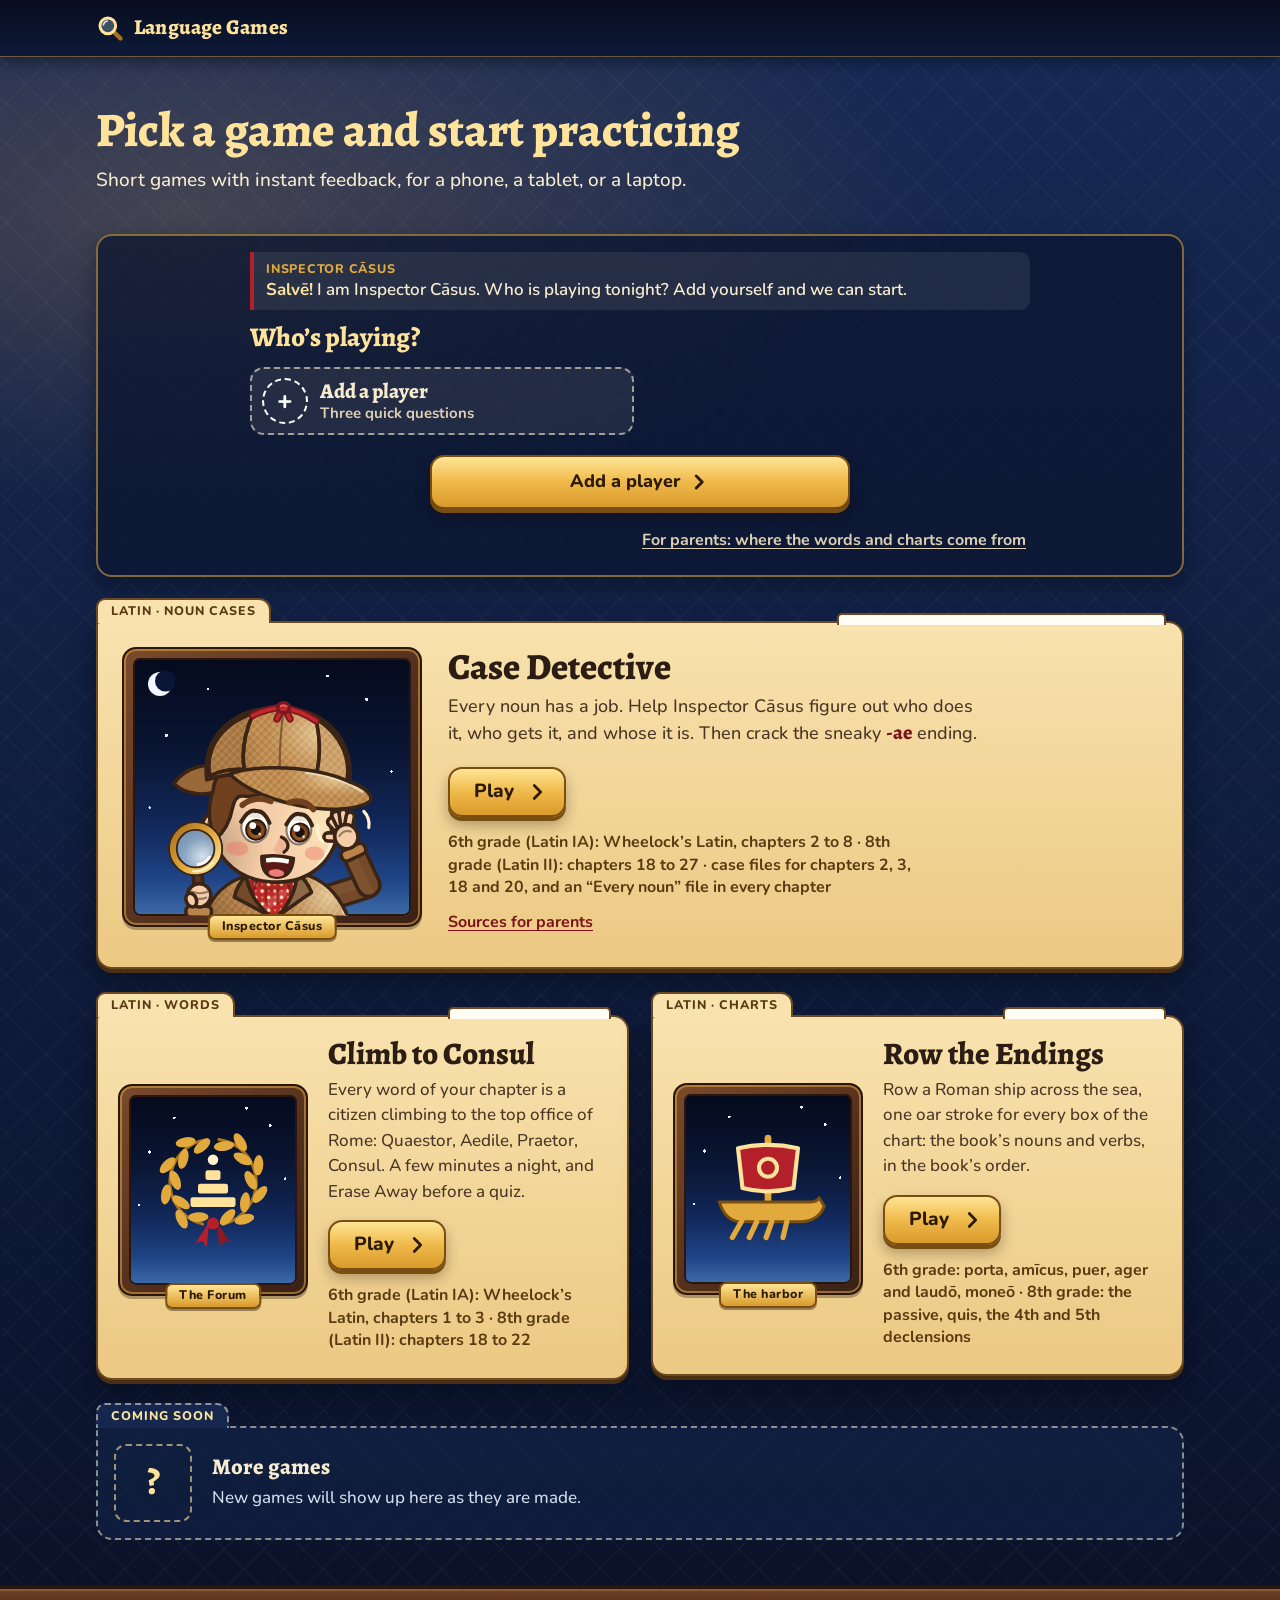
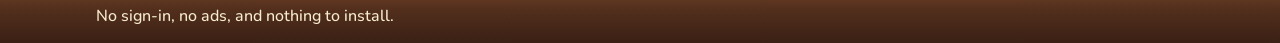
<file: index.html>
<!DOCTYPE html>
<html lang="en">
<head>
<meta charset="utf-8">
<meta name="viewport" content="width=device-width, initial-scale=1, viewport-fit=cover">
<meta name="theme-color" content="#070d1f">
<meta name="description" content="Small, quick games for practicing languages.">
<title>Language Games</title>
<link rel="icon" href="data:image/svg+xml,%3Csvg xmlns='http://www.w3.org/2000/svg' viewBox='0 0 64 64'%3E%3Crect width='64' height='64' rx='14' fill='%23b3202a'/%3E%3Cpath d='M40 40l14 14' stroke='%232b1d14' stroke-width='8' stroke-linecap='round'/%3E%3Ccircle cx='27' cy='27' r='15' fill='%23c6ecfa' stroke='%23e2a93c' stroke-width='6'/%3E%3C/svg%3E">
<style>
  /* Fonts are the game's own files, so nothing is fetched from another site. */
  @font-face { font-family: "Nunito Variable"; font-style: normal; font-display: swap; font-weight: 200 1000; src: url(case-detective/fonts/nunito-latin-ext-wght-normal.woff2) format("woff2-variations"); unicode-range: U+0100-02BA,U+02BD-02C5,U+02C7-02CC,U+02CE-02D7,U+02DD-02FF,U+0304,U+0308,U+0329,U+1D00-1DBF,U+1E00-1E9F,U+1EF2-1EFF,U+2020,U+20A0-20AB,U+20AD-20C0,U+2113,U+2C60-2C7F,U+A720-A7FF; }
  @font-face { font-family: "Nunito Variable"; font-style: normal; font-display: swap; font-weight: 200 1000; src: url(case-detective/fonts/nunito-latin-wght-normal.woff2) format("woff2-variations"); unicode-range: U+0000-00FF,U+0131,U+0152-0153,U+02BB-02BC,U+02C6,U+02DA,U+02DC,U+0304,U+0308,U+0329,U+2000-206F,U+20AC,U+2122,U+2191,U+2193,U+2212,U+2215,U+FEFF,U+FFFD; }
  @font-face { font-family: "Alegreya Variable"; font-style: normal; font-display: swap; font-weight: 400 900; src: url(case-detective/fonts/alegreya-latin-ext-wght-normal.woff2) format("woff2-variations"); unicode-range: U+0100-02BA,U+02BD-02C5,U+02C7-02CC,U+02CE-02D7,U+02DD-02FF,U+0304,U+0308,U+0329,U+1D00-1DBF,U+1E00-1E9F,U+1EF2-1EFF,U+2020,U+20A0-20AB,U+20AD-20C0,U+2113,U+2C60-2C7F,U+A720-A7FF; }
  @font-face { font-family: "Alegreya Variable"; font-style: normal; font-display: swap; font-weight: 400 900; src: url(case-detective/fonts/alegreya-latin-wght-normal.woff2) format("woff2-variations"); unicode-range: U+0000-00FF,U+0131,U+0152-0153,U+02BB-02BC,U+02C6,U+02DA,U+02DC,U+0304,U+0308,U+0329,U+2000-206F,U+20AC,U+2122,U+2191,U+2193,U+2212,U+2215,U+FEFF,U+FFFD; }

  /* The game's palette (case-detective/css/game.css): midnight blue, walnut, parchment, brass, a red accent. */
  :root {
    --night-0: #070d1f; --night-1: #0c1630; --night-2: #13244a; --night-3: #1e3a6e;
    --wood-0: #3a2015; --wood-1: #54301d; --wood-2: #6f4126; --wood-edge: #2a160c;
    --parch: #fbf3dc; --folder: #f8e2ae; --folder-2: #ecc983; --folder-edge: #6b4a22;
    --ink: #2b1d14; --ink-2: #4a3626; --tab-ink: #5a3a12;
    --cream: #f8ecd0; --mist: #d5dcec;
    --brass: #e2a93c; --brass-lt: #ffe39a; --brass-dk: #a8721e; --brass-ink: #2c1a05; --brass-edge: #7a4e10;
    --red: #b3202a; --red-dk: #7c121b;
    --focus: #ffe08a;
    --f-ui: "Nunito Variable", system-ui, -apple-system, "Segoe UI", Roboto, "Helvetica Neue", Arial, sans-serif;
    --f-serif: "Alegreya Variable", Georgia, "Times New Roman", serif;
  }
  * { box-sizing: border-box; }
  html { -webkit-text-size-adjust: 100%; background: #0a1228; }
  body {
    display: flex; flex-direction: column; min-height: 100vh; min-height: 100dvh; margin: 0;
    color: var(--cream); font: 500 17px/1.5 var(--f-ui); -webkit-font-smoothing: antialiased;
    /* the study wall: a warm lamp glow top left, a faint diamond wallpaper, midnight blue */
    background-color: #0a1228;
    background-image:
      radial-gradient(95% 460px at 14% 210px, rgba(255, 184, 92, .2), rgba(255, 184, 92, 0) 64%),
      repeating-linear-gradient(45deg, rgba(255, 255, 255, .024) 0, rgba(255, 255, 255, .024) 2px, rgba(255, 255, 255, 0) 2px, rgba(255, 255, 255, 0) 28px),
      repeating-linear-gradient(-45deg, rgba(255, 255, 255, .024) 0, rgba(255, 255, 255, .024) 2px, rgba(255, 255, 255, 0) 2px, rgba(255, 255, 255, 0) 28px),
      linear-gradient(180deg, #172a55 0%, #101e40 46%, #0a1228 100%);
  }
  .wrap { width: 100%; max-width: 1120px; margin: 0 auto; padding-left: 16px; padding-right: 16px; padding-left: max(16px, env(safe-area-inset-left)); padding-right: max(16px, env(safe-area-inset-right)); }

  /* top bar */
  .top { position: relative; z-index: 2; background: linear-gradient(180deg, #070d1f, #0e1a38); box-shadow: 0 1px 0 rgba(226, 169, 60, .4), 0 6px 14px rgba(3, 7, 18, .45); }
  .top-in { display: flex; align-items: center; gap: 10px; min-height: 56px; }
  .logo { flex: none; width: 28px; height: 28px; }
  .brand { margin: 0; color: var(--brass-lt); font: 800 1.32rem/1.1 var(--f-serif); letter-spacing: .01em; }

  /* welcome */
  main { flex: 1 0 auto; padding-top: 28px; padding-bottom: 46px; }
  h1 { margin: 0 0 8px; max-width: 16em; color: var(--brass-lt); font: 800 2rem/1.12 var(--f-serif); }
  .lead { margin: 0 0 46px; max-width: 34em; }

  /* the games: each one is a case folder lying against the wall */
  .games { display: grid; grid-template-columns: minmax(0, 1fr); gap: 46px 22px; margin: 0; padding: 0; list-style: none; }
  .game {
    position: relative; display: grid; grid-template-columns: minmax(0, 1fr); gap: 22px 20px; padding: 16px 16px 20px;
    border: 2px solid var(--folder-edge); border-radius: 4px 16px 16px 16px; background: linear-gradient(180deg, var(--folder) 0%, var(--folder-2) 100%); color: var(--ink);
    box-shadow: 0 4px 0 #4a2f14, 0 14px 26px rgba(3, 7, 18, .5);
  }
  .game::before { content: ""; position: absolute; right: 16px; top: -10px; width: 30%; height: 10px; border: 2px solid var(--folder-edge); border-bottom: 0; border-radius: 5px 5px 0 0; background: #fffdf4; }
  .tab {
    position: absolute; left: -2px; top: -25px; height: 25px; margin: 0; padding: 0 13px; border: 2px solid var(--folder-edge); border-bottom: 0; border-radius: 9px 12px 0 0;
    background: var(--folder); color: var(--tab-ink); font: 800 12.5px/22px var(--f-ui); letter-spacing: .08em; text-transform: uppercase; white-space: nowrap;
  }
  .info { min-width: 0; }
  h2 { margin: 0 0 6px; color: var(--ink); font: 800 1.7rem/1.1 var(--f-serif); }
  /* The Play button is the link, and its box is stretched over the whole folder, so the folder opens the game
     wherever it is pressed. (The link itself must stay unpositioned and untransformed for that.) */
  .cover::after { content: ""; position: absolute; z-index: 1; top: -27px; right: -2px; bottom: -6px; left: -2px; border-radius: 12px; }
  .cover:focus { outline: none; }
  .cover:focus::after { outline: 3px solid var(--focus); outline-offset: 4px; }
  .cover:focus:not(:focus-visible)::after { outline: none; }
  .vh { position: absolute; width: 1px; height: 1px; margin: -1px; overflow: hidden; clip: rect(0 0 0 0); white-space: nowrap; }
  .desc { margin: 0 0 16px; max-width: 30em; color: var(--ink-2); }
  .ae { white-space: nowrap; color: var(--red-dk); font: 800 1.12em/1 var(--f-serif); }
  .play { margin: 0; line-height: 0; }
  /* which course and which chapter of the school's book the game goes with: the last line of the folder */
  .course { margin: 14px 0 0; max-width: 30em; color: var(--tab-ink); font: 700 16px/1.4 var(--f-ui); }
  /* Case Detective's page for parents (the book and the school plan the game follows). The link stands above the
     folder's Play cover, so it is a link of its own; the rest of its line still opens the game. */
  .src { margin: 2px 0 -10px; }
  .src a { position: relative; z-index: 2; display: inline-flex; align-items: center; min-height: 44px; color: var(--red-dk); font: 700 16px/1.2 var(--f-ui); text-underline-offset: 3px; }
  .src a:focus-visible { outline: 3px solid var(--ink); outline-offset: 2px; border-radius: 4px; }
  .btn {
    display: inline-flex; align-items: center; gap: 6px; min-height: 50px; padding: 9px 16px 9px 24px; border: 2px solid var(--brass-edge); border-radius: 14px;
    background: linear-gradient(180deg, #ffe596 0%, #f0bb4c 48%, #d99a2b 100%); color: var(--brass-ink); font: 800 19px/1.15 var(--f-ui); text-decoration: none;
    box-shadow: 0 4px 0 var(--brass-edge), 0 8px 14px rgba(20, 10, 4, .3);
  }
  .btn:active { background: linear-gradient(180deg, #f8dc85 0%, #e6ad3f 48%, #cc8d22 100%); box-shadow: 0 2px 0 var(--brass-edge); }
  .btn svg { width: 22px; height: 22px; }

  /* his portrait: a walnut frame, the night behind him, a brass name plate */
  .portrait {
    position: relative; margin-bottom: 8px; padding: 9px; border: 2px solid var(--wood-edge); border-radius: 14px;
    background: linear-gradient(135deg, #7a4a2b 0%, var(--wood-1) 55%, var(--wood-0) 100%);
    box-shadow: inset 0 0 0 2px rgba(226, 169, 60, .55), 0 3px 0 rgba(20, 10, 4, .3);
  }
  .canvas {
    position: relative; display: flex; align-items: flex-end; justify-content: center; height: 178px; border-radius: 7px; box-shadow: inset 0 0 0 2px var(--wood-edge);
    background-color: #0a1634;
    background-image:
      radial-gradient(1.6px 1.6px at 12% 30%, #eef4ff 98%, rgba(238, 244, 255, 0)),
      radial-gradient(1.3px 1.3px at 27% 12%, #eef4ff 98%, rgba(238, 244, 255, 0)),
      radial-gradient(1.6px 1.6px at 84% 16%, #eef4ff 98%, rgba(238, 244, 255, 0)),
      radial-gradient(1.2px 1.2px at 93% 44%, #eef4ff 98%, rgba(238, 244, 255, 0)),
      radial-gradient(1.2px 1.2px at 6% 58%, #eef4ff 98%, rgba(238, 244, 255, 0)),
      radial-gradient(1.4px 1.4px at 70% 7%, #eef4ff 98%, rgba(238, 244, 255, 0)),
      linear-gradient(180deg, #050a1c 0%, #0a1634 38%, #12295c 66%, #1f4587 86%, #3f6ba8 100%);
  }
  .moon { position: absolute; left: 12px; top: 11px; width: 30px; height: 30px; }
  .slot { position: relative; line-height: 0; }
  .emblem { position: absolute; left: 50%; top: 50%; width: 124px; height: 124px; margin: -64px 0 0 -62px; }
  .live .emblem { display: none; }
  .plate {
    position: absolute; z-index: 1; left: 50%; bottom: -15px; margin: 0; padding: 2px 12px 3px; border: 2px solid var(--brass-edge); border-radius: 7px;
    background: linear-gradient(180deg, #ffe596, #d99a2b); color: var(--brass-ink); font: 800 12.5px/1.35 var(--f-ui); letter-spacing: .04em; white-space: nowrap;
    box-shadow: 0 2px 0 rgba(20, 10, 4, .4); -webkit-transform: translateX(-50%); transform: translateX(-50%);
  }

  /* the two newer games: a smaller folder with the game's own emblem in the night window */
  .art { position: absolute; left: 50%; top: 50%; width: 120px; height: 120px; margin: -64px 0 0 -60px; }
  .art svg { display: block; width: 100%; height: 100%; }

  /* Tonight: what the player who played last can do tonight, one line per game */
  .tonight { margin: -14px 0 44px; padding: 16px 18px 18px; border: 2px solid rgba(226, 169, 60, .55); border-radius: 16px; background: rgba(12, 22, 48, .72); box-shadow: 0 10px 22px rgba(3, 7, 18, .35); }
  .tonight h2 { margin: 0 0 4px; color: var(--brass-lt); font-size: 1.35rem; }
  .tonight .who { margin: 0 0 12px; color: var(--mist); font-weight: 700; }
  .tonight ol { display: grid; gap: 8px; margin: 0; padding: 0; list-style: none; counter-reset: t; }
  .tonight li { counter-increment: t; }
  .tonight ol a { display: flex; align-items: center; gap: 12px; min-height: 52px; padding: 8px 14px; border-radius: 12px; background: rgba(255, 255, 255, .08); color: var(--cream); text-decoration: none; font-weight: 700; line-height: 1.3; }
  .tonight ol a::before { content: counter(t); flex: none; display: inline-flex; align-items: center; justify-content: center; width: 30px; height: 30px; border-radius: 50%; background: #b3202a; color: #fff; font-weight: 800; }
  .tonight ol a b { color: var(--brass-lt); }
  .tonight ol a:hover { background: rgba(255, 255, 255, .15); }
  .tonight ol a:focus-visible { outline: 3px solid var(--focus); outline-offset: 2px; }

  /* Who's playing: the players are picked here, once, for every game (Case Detective's js/players.js draws the
     screens into .lp; their look is its css/players.css) */
  [hidden] { display: none !important; }
  .pl-head { display: flex; align-items: center; gap: 12px; margin: 0 0 12px; }
  .pl-av { display: flex; align-items: center; justify-content: center; flex: none; width: 44px; height: 44px; border-radius: 50%; background: var(--pc, #b3202a); color: #fff; font: 800 21px/1 var(--f-ui); text-transform: uppercase; box-shadow: 0 0 0 3px var(--brass), 0 0 0 5px #4a2f14; }
  .pl-who { min-width: 0; }
  .pl-head h2 { margin: 0; }
  .tonight .pl-head .who { margin: 2px 0 0; }
  .pl-acts { display: flex; flex-wrap: wrap; gap: 8px 10px; margin-top: 14px; }
  .pl-btn {
    display: inline-flex; align-items: center; gap: 8px; min-height: 44px; padding: 6px 14px; border: 2px solid rgba(248, 236, 208, .6); border-radius: 12px;
    background: rgba(255, 246, 220, .09); color: var(--cream); font: 800 16px/1.2 var(--f-ui); text-decoration: none; cursor: pointer;
  }
  .pl-btn svg { width: 20px; height: 20px; }
  .pl-btn:hover { background: rgba(255, 246, 220, .18); }
  .pl-btn:focus-visible { outline: 3px solid var(--focus); outline-offset: 2px; }
  .pl-pick { max-width: 780px; margin: 0 auto; }
  #tonight-h:focus { outline: none; }
  .pl-note { margin: 0; color: var(--mist); }
  .pl-top { display: flex; flex-wrap: wrap; align-items: center; justify-content: space-between; gap: 4px 12px; margin: 0 0 10px; }
  .pl-for { margin: 0; color: var(--brass-lt); font-weight: 800; }
  .pl-back { min-height: 44px; padding: 0; border: 0; background: none; color: var(--mist); font: 700 16px/1.2 var(--f-ui); text-decoration: underline; text-underline-offset: 3px; cursor: pointer; }
  .pl-back:hover { color: #fff; }
  .pl-back:focus-visible { outline: 3px solid var(--focus); outline-offset: 2px; }
  .pl-say { margin: 0 0 12px; padding: 8px 12px; border-left: 4px solid #b3202a; border-radius: 0 10px 10px 0; background: rgba(255, 246, 220, .08); color: var(--cream); font-weight: 600; line-height: 1.4; }
  .pl-say:empty { display: none; }
  .pl-say b { color: var(--brass-lt); }
  .pl-say .pl-n { display: block; color: var(--brass); font: 800 12.5px/1.4 var(--f-ui); letter-spacing: .06em; text-transform: uppercase; }
  bdi { unicode-bidi: isolate; }
  /* the steps' Back and Next bar stays in view at the foot of the screen (players.css) and inside this panel's
     border, in the panel's own night blue; a chapter reached with the Tab key is never left under it */
  html:has(#whos-playing .lp .dock.stick) { scroll-padding-bottom: 96px; }
  #whos-playing .lp .dock.stick { margin: 4px -18px -18px; padding: 10px 18px calc(18px + env(safe-area-inset-bottom)); border-radius: 0 0 14px 14px; background: linear-gradient(180deg, rgba(14, 24, 50, 0), #0e1832 34%); }
  /* a phone: the panel gives the player cards its room */
  @media (max-width: 419.98px) {
    .tonight { padding: 14px 10px 16px; }
    #whos-playing .lp .dock.stick { margin: 4px -10px -16px; padding: 10px 10px calc(16px + env(safe-area-inset-bottom)); }
  }

  /* the folder that is still empty */
  .soon { grid-template-columns: auto minmax(0, 1fr); align-items: center; padding: 16px; border: 2px dashed rgba(248, 236, 208, .55); background: rgba(19, 36, 74, .6); color: var(--cream); box-shadow: none; }
  .soon::before { display: none; }
  .soon .tab { border: 2px dashed rgba(248, 236, 208, .55); border-bottom: 0; background: #15274f; color: var(--brass-lt); }
  .soon h2 { color: var(--cream); font-size: 1.4rem; }
  .soon .desc { margin: 0; color: var(--mist); }
  .empty { display: flex; align-items: center; justify-content: center; width: 78px; height: 78px; border: 2px dashed rgba(255, 227, 154, .6); border-radius: 12px; color: var(--brass-lt); font: 800 2.3rem/1 var(--f-serif); }

  /* the floor */
  .foot { flex: none; border-top: 3px solid var(--wood-edge); background: linear-gradient(180deg, var(--wood-2) 0%, var(--wood-1) 34%, var(--wood-0) 100%); box-shadow: inset 0 2px 0 rgba(255, 220, 160, .18); color: var(--cream); font-size: 16px; }
  .foot p { margin: 0; padding: 15px 0; padding-bottom: calc(15px + env(safe-area-inset-bottom)); }

  @media (hover: hover) {
    .cd { transition: transform .16s ease-out; }
    .cd:hover { -webkit-transform: translateY(-3px); transform: translateY(-3px); }
  }
  @media (min-width: 600px) {
    main { padding-top: 40px; }
    h1 { font-size: 2.5rem; }
    .lead { font-size: 18px; }
    .cd { grid-template-columns: 252px minmax(0, 1fr); align-items: center; padding: 20px 22px 26px 20px; }
    .canvas { height: 212px; }
    h2 { font-size: 1.95rem; }
  }
  @media (min-width: 920px) {
    main { padding-top: 48px; }
    h1 { font-size: 3rem; }
    .lead { font-size: 19px; margin-bottom: 54px; }
    .games { grid-template-columns: minmax(0, 1fr) minmax(0, 1fr); align-items: start; }
    .wide { grid-column: 1 / -1; }
    .cd.half { grid-template-columns: 190px minmax(0, 1fr); gap: 20px; padding: 20px 22px 26px 20px; }
    .half .canvas { height: 190px; }
    .half h2 { font-size: 1.95rem; }
    .cd.half .desc { font-size: 17px; margin-bottom: 16px; }
    .cd { grid-template-columns: 300px minmax(0, 1fr); gap: 26px; padding: 24px 28px 32px 24px; }
    .canvas { height: 258px; }
    .emblem { width: 164px; height: 164px; margin: -86px 0 0 -82px; }
    h2 { font-size: 2.3rem; }
    .cd .desc { font-size: 18px; margin-bottom: 20px; }
    .soon { margin-top: 0; }
  }
  /* Two folders side by side from 920 px: until both have room, the game's folder keeps its tablet size,
     so its name stays on one line. */
  @media (min-width: 920px) and (max-width: 1039.98px) {
    .cd { grid-template-columns: 252px minmax(0, 1fr); gap: 22px 20px; padding: 20px 22px 26px 20px; }
    .canvas { height: 212px; }
    .emblem { width: 124px; height: 124px; margin: -64px 0 0 -62px; }
    h2 { font-size: 1.95rem; }
    .cd .desc { font-size: 17px; margin-bottom: 16px; }
    .cd.half { grid-template-columns: minmax(0, 1fr); }
  }
  /* A phone: the one thing to press is on the first screen. The button stands right under the game's
     name, and what the game is about comes after it. */
  @media (max-width: 599.98px) {
    main { padding-top: 20px; }
    h1 { font-size: 1.75rem; }
    .lead { margin-bottom: 38px; }
    .canvas { height: 150px; }
    .cd .info { display: flex; flex-direction: column; }
    .cd h2 { margin-bottom: 10px; }
    .cd .play { order: 1; margin-bottom: 14px; }
    .cd .desc { order: 2; margin-bottom: 0; }
    .cd .course { order: 3; margin-top: 10px; }
    .cd .src { order: 4; }
  }
  /* A phone on its side: the same, with less room above the folder. */
  @media (min-width: 600px) and (max-height: 480px) {
    main { padding-top: 14px; }
    h1 { max-width: none; font-size: 1.75rem; }
    .lead { margin-bottom: 36px; font-size: 17px; }
    .canvas { height: 150px; }
    .emblem { width: 110px; height: 110px; margin: -57px 0 0 -55px; }
    .cd .info { display: flex; flex-direction: column; }
    .cd h2 { margin-bottom: 10px; }
    .cd .play { order: 1; margin-bottom: 14px; }
    .cd .desc { order: 2; margin-bottom: 0; }
    .cd .course { order: 3; margin-top: 10px; }
    .cd .src { order: 4; }
  }
  @media (prefers-reduced-motion: reduce) {
    .cd { transition: none; }
    .cd:hover { -webkit-transform: none; transform: none; }
  }
</style>
<link rel="stylesheet" href="case-detective/css/players.css">
</head>
<body>
<header class="top">
  <div class="wrap top-in">
    <svg class="logo" viewBox="0 0 32 32" aria-hidden="true" focusable="false"><path d="M20.5 20.5L28 28" fill="none" stroke="#a8721e" stroke-width="5" stroke-linecap="round"/><circle cx="13.5" cy="13.5" r="9" fill="#c6ecfa" fill-opacity=".28" stroke="#ffe39a" stroke-width="3.4"/><path d="M8.5 12.5A5.5 5.5 0 0 1 13 8" fill="none" stroke="#fff" stroke-width="1.8" stroke-linecap="round" opacity=".85"/></svg>
    <p class="brand">Language Games</p>
  </div>
</header>

<main class="wrap">
  <h1>Pick a game and start practicing</h1>
  <p class="lead">Short games with instant feedback, for a phone, a tablet, or a laptop.</p>

  <!-- Who's playing: picked here once for every game; then what that player can do tonight -->
  <section class="tonight" id="whos-playing" aria-label="Who’s playing" hidden>
    <div id="pl-now" hidden>
      <div class="pl-head">
        <span class="pl-av" id="pl-av" aria-hidden="true"></span>
        <div class="pl-who"><h2 id="tonight-h" tabindex="-1">Tonight</h2><p class="who" id="tonight-who"></p></div>
      </div>
      <ol id="tonight-list"></ol>
      <p class="pl-note" id="pl-note" hidden></p>
      <div class="pl-acts" id="pl-acts" hidden>
        <button type="button" class="pl-btn" data-pl="players"><svg viewBox="0 0 24 24" aria-hidden="true" focusable="false"><circle cx="9" cy="8.5" r="3.6" fill="currentColor"/><path fill="currentColor" d="M2.5 20c0-3.8 2.9-6.3 6.5-6.3s6.5 2.5 6.5 6.3z"/><circle cx="16.5" cy="7.5" r="3" fill="currentColor" opacity=".7"/><path fill="currentColor" opacity=".7" d="M15.6 12.9c3.4.1 5.9 2.5 5.9 6.1h-4.3c0-2.4-.6-4.4-1.6-6.1z"/></svg>Switch player</button>
        <button type="button" class="pl-btn" data-pl="chapter"><svg viewBox="0 0 24 24" aria-hidden="true" focusable="false"><path fill="currentColor" d="M6.5 2.5h11c1.1 0 2 .9 2 2v15c0 1.1-.9 2-2 2h-11c-1.1 0-2-.9-2-2V4.5c0-1.1.9-2 2-2zm2 4.3v1.6h7V6.8zm0 3.4v1.6h7v-1.6z"/></svg><span id="pl-ch-lab">Change chapter</span></button>
      </div>
    </div>
    <div class="pl-pick" id="pl-pick" hidden>
      <div class="pl-top" id="pl-top" hidden><p class="pl-for" id="pl-for"></p><button type="button" class="pl-back" id="pl-back"></button></div>
      <p class="pl-say" id="pl-say"></p>
      <div class="lp" id="pl-screens"></div>
    </div>
  </section>

  <ul class="games" id="games" role="list">
    <li class="game cd wide" id="case-detective">
      <div class="portrait" aria-hidden="true">
        <div class="canvas">
          <svg class="moon" viewBox="0 0 30 30" focusable="false"><circle cx="15" cy="15" r="12" fill="#f2f6ff"/><circle cx="20.5" cy="12" r="10.5" fill="#0a1634"/></svg>
          <svg class="emblem" viewBox="0 0 124 124" focusable="false">
            <defs><linearGradient id="lg-brass" x1="0" y1="0" x2="1" y2="1"><stop offset="0" stop-color="#ffe9a3"/><stop offset=".5" stop-color="#e2a93c"/><stop offset="1" stop-color="#a66f1c"/></linearGradient></defs>
            <path d="M74 74L104 104" fill="none" stroke="#2a160c" stroke-width="19" stroke-linecap="round"/>
            <path d="M74 74L104 104" fill="none" stroke="#6f4126" stroke-width="13" stroke-linecap="round"/>
            <path d="M73 73L80 80" fill="none" stroke="#e2a93c" stroke-width="13"/>
            <circle cx="50" cy="50" r="34" fill="#c6ecfa" fill-opacity=".8"/>
            <circle cx="50" cy="50" r="34" fill="none" stroke="#2a160c" stroke-width="13"/>
            <circle cx="50" cy="50" r="34" fill="none" stroke="url(#lg-brass)" stroke-width="8"/>
            <path d="M30 46A21 21 0 0 1 46 30" fill="none" stroke="#fff" stroke-width="5" stroke-linecap="round" opacity=".9"/>
            <path d="M101 22l2.8 7.2 7.2 2.8-7.2 2.8-2.8 7.2-2.8-7.2-7.2-2.8 7.2-2.8z" fill="#ffe58a"/>
          </svg>
          <div class="slot" id="inspector"></div>
        </div>
        <p class="plate">Inspector Cāsus</p>
      </div>
      <div class="info">
        <p class="tab">Latin · noun cases</p>
        <h2>Case Detective</h2>
        <p class="desc">Every noun has a job. Help Inspector Cāsus figure out who does it, who gets it, and whose it is. Then crack the sneaky <span class="ae">-ae</span> ending.</p>
        <p class="play"><a class="btn cover" href="case-detective/index.html">Play<span class="vh"> Case Detective</span> <svg viewBox="0 0 24 24" aria-hidden="true" focusable="false"><path d="M9 5l7 7-7 7" fill="none" stroke="currentColor" stroke-width="3" stroke-linecap="round" stroke-linejoin="round"/></svg></a></p>
        <p class="course">6th grade (Latin IA): Wheelock’s Latin, chapters 2 to 8 · 8th grade (Latin II): chapters 18 to 27 · case files for chapters 2, 3, 18 and 20, and an “Every noun” file in every chapter</p>
        <p class="src"><a href="case-detective/sources.html">Sources for parents</a></p>
      </div>
    </li>
    <li class="game cd half" id="climb-to-consul">
      <div class="portrait" aria-hidden="true">
        <div class="canvas"><div class="art" id="art-climb"></div></div>
        <p class="plate">The Forum</p>
      </div>
      <div class="info">
        <p class="tab">Latin · words</p>
        <h2>Climb to Consul</h2>
        <p class="desc">Every word of your chapter is a citizen climbing to the top office of Rome: Quaestor, Aedile, Praetor, Consul. A few minutes a night, and Erase Away before a quiz.</p>
        <p class="play"><a class="btn cover" href="climb-to-consul/index.html">Play<span class="vh"> Climb to Consul</span> <svg viewBox="0 0 24 24" aria-hidden="true" focusable="false"><path d="M9 5l7 7-7 7" fill="none" stroke="currentColor" stroke-width="3" stroke-linecap="round" stroke-linejoin="round"/></svg></a></p>
        <p class="course">6th grade (Latin IA): Wheelock’s Latin, chapters 1 to 3 · 8th grade (Latin II): chapters 18 to 22</p>
      </div>
    </li>
    <li class="game cd half" id="row-the-endings">
      <div class="portrait" aria-hidden="true">
        <div class="canvas"><div class="art" id="art-row"></div></div>
        <p class="plate">The harbor</p>
      </div>
      <div class="info">
        <p class="tab">Latin · charts</p>
        <h2>Row the Endings</h2>
        <p class="desc">Row a Roman ship across the sea, one oar stroke for every box of the chart: the book’s nouns and verbs, in the book’s order.</p>
        <p class="play"><a class="btn cover" href="row-the-endings/index.html">Play<span class="vh"> Row the Endings</span> <svg viewBox="0 0 24 24" aria-hidden="true" focusable="false"><path d="M9 5l7 7-7 7" fill="none" stroke="currentColor" stroke-width="3" stroke-linecap="round" stroke-linejoin="round"/></svg></a></p>
        <p class="course">6th grade: porta, amīcus, puer, ager and laudō, moneō · 8th grade: the passive, quis, the 4th and 5th declensions</p>
      </div>
    </li>
    <li class="game soon wide">
      <div class="empty" aria-hidden="true">?</div>
      <div class="info">
        <p class="tab">Coming soon</p>
        <h2>More games</h2>
        <p class="desc">New games will show up here as they are made.</p>
      </div>
    </li>
  </ul>
</main>

<footer class="foot">
  <div class="wrap"><p>No sign-in, no ads, and nothing to install.</p></div>
</footer>

<!-- The Inspector is a bonus: if this script does not load, the folder keeps its magnifying glass and still opens the game. -->
<script src="case-detective/js/detective.js"></script>
<script src="climb-to-consul/js/art.js"></script>
<script src="row-the-endings/js/art.js"></script>
<script src="latin-common/js/charts.js"></script>
<script src="latin-common/js/words.js"></script>
<!-- the players, shared by every game: Case Detective's js/courses.js (the grades, chapters and lines), then its js/players.js,
     with the site's own words for its screens (players-words.js). players-fallback.js does nothing when players.js is there;
     should players.js be missing, it keeps the players and draws its own screens (their look: latin-common/css/players.css,
     linked below only then). -->
<script src="case-detective/js/courses.js"></script>
<script src="case-detective/js/players.js"></script>
<script src="latin-common/js/players-fallback.js"></script>
<script src="latin-common/js/players-words.js"></script>
<script>
(function () {
  "use strict";
  /* the newer games' emblems in their night windows */
  try { if (window.ClimbArt) { document.getElementById("art-climb").innerHTML = window.ClimbArt.logo(); } } catch (e) { /* keep the empty night */ }
  try { if (window.RowArt) { document.getElementById("art-row").innerHTML = window.RowArt.LOGO; } } catch (e) { /* keep the empty night */ }

  /* ------------------------------------------------------------------ Who's playing
     The players are picked here, once, for every game: the games read the chosen player (latinGames.v1, kept only
     in this browser) and send the child here when nobody is chosen yet, as index.html?play=<game folder>#players
     (or #chapter, #manage, #add); after the pick the game opens again. The screens are drawn by window.LatinPlayers
     (Case Detective's js/players.js, with the grades and chapters of its js/courses.js), in the site's own words
     (latin-common/js/players-words.js). */
  var GAMES = { "case-detective": "Case Detective", "climb-to-consul": "Climb to Consul", "row-the-endings": "Row the Endings" };
  var SCREENS = { players: 1, chapter: 1, manage: 1, add: 1 };
  /* the chapters that have something to play (Climb to Consul and Row the Endings; Case Detective's case files of
     chapters 2, 3, 18 and 20 are among them): Latin IA's 1 to 3 and Latin II's 18 to 22. An 8th grader may pick an
     earlier chapter, for a class still on one, so the chapter step marks every ready chapter up to the grade's last
     (1 to 3 under "Earlier chapters"). Case Detective's "Every noun" files are in every chapter, so they are not
     counted: the mark would then say nothing. */
  var READY = { 1: 1, 2: 1, 3: 1, 18: 1, 19: 1, 20: 1, 21: 1, 22: 1 };
  function $(id) { return document.getElementById(id); }
  var L = window.LatinPlayers || null, WORDS = window.LatinPlayersWords || null, ui = null, view = "";
  /* players.js missing: the fallback draws the screens, in its own look */
  if (L && L.fallback) {
    var look = document.createElement("link");
    look.rel = "stylesheet"; look.href = "latin-common/css/players.css";
    document.head.appendChild(look);
  }
  var sec = $("whos-playing"), nowEl = $("pl-now"), pickEl = $("pl-pick"), box = $("pl-screens"), sayEl = $("pl-say");
  var topEl = $("pl-top"), forEl = $("pl-for"), backEl = $("pl-back"), actsEl = $("pl-acts");

  /* ?play=<folder>: only the site's own games, so this link cannot send anyone anywhere else */
  var play = null;
  try { var m = /[?&]play=([a-z0-9-]+)(?:&|$)/.exec(window.location.search); if (m && GAMES.hasOwnProperty(m[1])) { play = m[1]; } } catch (e) { play = null; }
  function wanted() { var h = (window.location.hash || "").replace(/^#/, ""); return SCREENS.hasOwnProperty(h) ? h : null; }
  function dropHash() { try { if (window.location.hash) { window.history.replaceState(null, "", window.location.pathname + window.location.search); } } catch (e) { /* keep it */ } }

  function current() {
    if (L) { try { return L.current(); } catch (e) { return null; } }
    /* without the players script: the player who played last, read straight from the store */
    var st = null;
    try { st = JSON.parse(window.localStorage.getItem("latinGames.v1") || "null"); } catch (e) { st = null; }
    if (!st || !st.players || !st.players.length) { return null; }
    return st.players.filter(function (x) { return x.id === st.last; })[0] || st.players[0];
  }

  /* the Inspector's line above the screens: text, with <b> and <i> kept */
  function rich(html, into) {
    var t = document.createElement("template");
    t.innerHTML = String(html == null ? "" : html);
    (function copy(from, to) {
      Array.prototype.forEach.call(from.childNodes, function (n) {
        if (n.nodeType === 3) { to.appendChild(document.createTextNode(n.nodeValue)); return; }
        if (n.nodeType !== 1) { return; }
        var tag = n.nodeName.toLowerCase();
        if (tag === "b" || tag === "i") { var e = document.createElement(tag); to.appendChild(e); copy(n, e); } else { copy(n, to); }
      });
    })(t.content, into);
  }

  var host = {
    show: function (el, kind) {
      view = "pick";
      /* a button of Tonight had the focus (Switch player, Change chapter): let it go with Tonight, so players.js
         puts it on the new screen's heading */
      var a = document.activeElement;
      if (a && nowEl.contains(a)) { try { a.blur(); } catch (e) { /* ignore */ } }
      sec.hidden = false; nowEl.hidden = true; pickEl.hidden = false;
      box.textContent = ""; box.setAttribute("data-kind", kind || "players"); box.appendChild(el);
      levels();
      topBar();
      /* a new screen starts at its top: the panel's top (Back to tonight, the Inspector's line, the heading that has
         the focus) comes into view when the page was scrolled past it */
      var t = sec.getBoundingClientRect().top;
      if (t < 0) { window.scrollBy(0, t - 8); }
    },
    say: function (lines) {
      sayEl.textContent = "";
      var n = document.createElement("span"); n.className = "pl-n"; n.textContent = "Inspector Cāsus"; sayEl.appendChild(n);
      rich([].concat(lines || []).join(" "), sayEl);
    },
    picked: function (p, how) {
      /* #added, #chapter or #picked: the game greets accordingly, and knows the choice was made here */
      if (play) { window.location.replace(play + "/index.html#" + (how === "added" || how === "chapter" ? how : "picked")); return; }
      dropHash();
      showNow(true);
    },
    filesIn: function (g) {
      var gi = null, out = {};
      try { gi = L.gradeInfo(g); } catch (e) { gi = null; }
      Object.keys(READY).forEach(function (c) { if (gi && +c <= gi.last) { out[c] = 1; } });
      return out;
    },
    sourcesHref: "latin-common/sources.html",
    /* the site's words (players.js speaks as in Case Detective without them) and the check of "games ready" */
    text: WORDS ? WORDS.text : undefined,
    lines: WORDS ? WORDS.lines : undefined,
    icon: function (name) { return name === "files" && WORDS ? WORDS.filesIcon : null; }
  };
  /* players.js's headings are h1 (the screen) and h2 (the chapter step's courses), under this page's own h1: heard
     as levels 2 and 3 (also when a screen redraws in place). The fallback's are h2 and h3 already. */
  function levels() {
    if (!box.querySelector("h1")) { return; }
    Array.prototype.forEach.call(box.querySelectorAll("h1, h2"), function (h) { h.setAttribute("role", "heading"); h.setAttribute("aria-level", h.nodeName === "H1" ? "2" : "3"); });
  }
  try { new MutationObserver(levels).observe(box, { childList: true, subtree: true }); } catch (e) { /* show() still does it */ }
  function screens() {
    if (ui || !L || typeof L.screens !== "function") { return ui; }
    try { ui = L.screens(host); } catch (e) { ui = null; }
    return ui;
  }
  function topBar() {
    var cur = current();
    forEl.textContent = play ? "Then on to " + GAMES[play] : "";
    backEl.hidden = !cur;
    backEl.textContent = play ? "Back to " + GAMES[play] : "Back to tonight";
    topEl.hidden = !play && !cur;
  }
  function open(screen) {
    var u = screens(), p = current();
    if (!u) { showNow(false); return; }
    if (screen === "chapter" && p) { u.changeChapter(p.id); }
    else if (screen === "manage") { u.manage(); }
    else if (screen === "add") { u.add(); }
    else { u.players(); }
  }
  backEl.addEventListener("click", function () {
    if (play) { window.location.replace(play + "/index.html"); return; }
    dropHash();
    showNow(true);
  });
  Array.prototype.forEach.call(actsEl.querySelectorAll("[data-pl]"), function (b) {
    b.addEventListener("click", function () { open(b.getAttribute("data-pl")); });
  });
  /* the grade whose course holds the player's chapter: their own, or for a class still on an earlier chapter the
     course of that chapter (an 8th grader on chapter 5 plays Latin IA, as a 6th grader on chapter 5 does);
     0 for an earlier chapter of a course with no games yet (Latin IB, chapters 9 to 17) */
  function courseGrade(p) {
    if (!p) { return 0; }
    var own = null, co = null;
    if (L) { try { own = L.gradeInfo(p.grade); co = typeof L.courseOf === "function" ? L.courseOf(p.chapter) : null; } catch (e) { own = null; } }
    if (!own || !(+p.chapter < own.first)) { return p.grade; }
    return co ? co.grade : 0;
  }
  function playable(p) { var g = courseGrade(p); return !!p && (g === 6 || g === 8); }
  /* Case Detective's line on Tonight, by the game's own rule (casebookPlan and addDrill in its game.js): the case
     files of the course of the class's chapter up to it, or that course's first ones ahead of the class, and an
     "Every noun" file in each chapter of that course from its first (2 in Latin IA) up to the class's (Latin IB has those
     alone). Without courses.js: the
     6th grade's old line. "" for a grade that cannot play. */
  function cdWhat(p) {
    var C = window.CD_COURSES, ch = +p.chapter, co = null, units, before;
    if (p.grade !== 6 && p.grade !== 8) { return ""; }
    try { co = L && typeof L.courseOf === "function" ? L.courseOf(ch) : null; } catch (e) { co = null; }
    if (!C || !Array.isArray(C.units) || !co) { return courseGrade(p) === 6 ? "a case file on the jobs of the cases" : ""; }
    units = C.units.map(function (u) { return +(u && u.chapter); }).filter(function (c) { return c >= co.first && c <= co.last; }).sort(function (a, b) { return a - b; });
    before = units.filter(function (c) { return c < ch; });
    if (units.indexOf(ch) >= 0) { return "chapter " + ch + "’s case files on the jobs of the cases"; }
    if (!before.length && units.length) { return "chapter " + units[0] + "’s case files, ahead of your class"; }
    return "chapter " + ch + "’s “Every noun” file" + (before.length ? ", and the case files before it" : "");
  }
  function plain(name) { return String(name == null ? "" : name).replace(/[\u200e\u200f\u202a-\u202e\u2066-\u2069]/g, ""); }

  /* Tonight: what the chosen player can do tonight, one line per game */
  var drawn = "";
  function showNow(focus) {
    var p = current();
    if (!p) { if (screens()) { open("players"); } else { sec.hidden = true; } return; }
    /* drawn already, and nothing changed: keep it (and the focus in it) */
    var sig = JSON.stringify([p.id, p.name, p.color, p.grade, p.chapter]);
    if (view === "now" && sig === drawn && !focus) { return; }
    drawn = sig;
    view = "now";
    sec.hidden = false; pickEl.hidden = true; nowEl.hidden = false;
    box.textContent = ""; sayEl.textContent = "";
    actsEl.hidden = !screens();
    var av = $("pl-av");
    av.style.setProperty("--pc", p.color || "#b3202a");
    av.textContent = Array.from ? (Array.from(plain(p.name).trim())[0] || "?") : (plain(p.name).trim().charAt(0) || "?");
    var line = "";
    if (L) { try { line = L.gradeLine(p); } catch (e) { line = ""; } }
    var who = $("tonight-who"), bdi = document.createElement("bdi");
    bdi.textContent = p.name;
    who.textContent = "For ";
    who.appendChild(bdi);
    who.appendChild(document.createTextNode(" · " + (line || (p.grade === 6 ? "6th" : p.grade === 8 ? "8th" : p.grade + "th") + " grade · Chapter " + p.chapter)));
    var list = $("tonight-list");
    list.textContent = "";
    function item(href, game, what) {
      var li = document.createElement("li"), a = document.createElement("a"), b = document.createElement("b"), span = document.createElement("span");
      a.href = href; b.textContent = game;
      span.appendChild(b); span.appendChild(document.createTextNode(what ? ": " + what : ""));
      a.appendChild(span); li.appendChild(a); list.appendChild(li);
    }
    var cg = courseGrade(p);
    if (cg === 6 || cg === 8) {
      /* the chapter the games play: the player's, or the last ready one of its course before it */
      var ready = cg === 6 ? 3 : 22, first = cg === 6 ? 1 : 18;
      var ch = Math.max(first, Math.min(p.chapter || first, ready));
      var charts = ((window.LATIN_CHARTS || {}).charts || []).filter(function (c) { return c.ch === ch; });
      item("climb-to-consul/index.html", "Climb to Consul", "tonight’s assembly, chapter " + ch + "’s new words and the words due");
      item("row-the-endings/index.html", "Row the Endings", charts.length ? "tonight’s voyage, " + charts[0].title + (charts.length > 1 ? " and more" : "") : "tonight’s voyage");
    }
    var cd = cdWhat(p);
    if (cd) { item("case-detective/index.html", "Case Detective", cd); }
    list.hidden = !list.children.length;
    /* a grade whose games are not made yet: say so, and offer to change the grade; an earlier chapter whose
       games are not made yet (chapters 9 to 17): say so, and offer to change the chapter */
    var note = $("pl-note"), ready = playable(p), ownOk = p.grade === 6 || p.grade === 8;
    note.hidden = ready;
    note.textContent = ready ? "" : ownOk ? (cd ? "Climb to Consul and Row the Endings are on their way for chapter " : "The games for chapter ") + p.chapter + (cd ? "." : " are on their way.") + " For now they cover chapters 1 to 3 and 18 to 22." :
      "The games for " + (line.split(" · ")[0] || "this grade") + " are on their way. For now they cover 6th and 8th grade.";
    var chLab = $("pl-ch-lab");
    chLab.textContent = ready || ownOk ? "Change chapter" : "Change grade";
    chLab.parentNode.setAttribute("data-pl", ready || ownOk ? "chapter" : "manage");
    if (focus) { try { $("tonight-h").focus({ preventScroll: false }); } catch (e) { /* ignore */ } }
  }

  /* first view: the picker when a game sent the child here, when a screen is asked for, or when nobody is chosen */
  function start() {
    var p = current(), w = wanted();
    if (screens() && (play || w || !p)) { open(w || "players"); } else { showNow(false); }
  }
  start();
  /* another tab (or a game in it) changed the players: refresh Tonight, or the list of players when it is showing
     (the other screens keep their own flow; a pick on this page also lands here, and then moves on by itself) */
  if (L && typeof L.onchange === "function") {
    try {
      L.onchange(function () {
        if (view === "now") { showNow(false); return; }
        setTimeout(function () { if (view === "pick" && box.getAttribute("data-kind") === "players" && !pickEl.hidden) { open("players"); } }, 0);
      });
    } catch (e) { /* ignore */ }
  }
  window.addEventListener("hashchange", function () {
    var w = wanted();
    if (w && screens()) { open(w); } else if (!w && !play && current()) { showNow(true); }
  });
  /* back here with the Back button: the page comes from the cache, so read the players again */
  window.addEventListener("pageshow", function (e) { if (e.persisted) { drawn = ""; start(); } });
})();
</script>
<script>
(function () {
  "use strict";
  var D = window.Detective, slot = document.getElementById("inspector"), card = document.getElementById("case-detective");
  if (!D || !slot || !card || typeof D.create !== "function") { return; }
  var canvas = slot.parentNode, link = card.querySelector("a"), still = false, insp;
  try { still = window.matchMedia("(prefers-reduced-motion: reduce)").matches; } catch (e) { still = false; }
  function size() { return Math.max(96, Math.min(260, canvas.clientHeight - 14)); }
  try { insp = D.create({ size: size(), variant: "bust", mood: "wave" }); } catch (e) { return; }
  slot.appendChild(insp);
  card.className += " live";
  window.addEventListener("resize", function () { insp.setSize(size()); });
  /* someone who asked for less motion gets a still, friendly wave and nothing else */
  if (still) { return; }

  /* he waves when the page opens, then settles; and he waves again when the player comes back from a game */
  setTimeout(function () { if (insp.getMood() === "wave") { insp.setMood("idle"); } }, 2600);
  window.addEventListener("pageshow", function (e) { if (e.persisted) { insp.play("wave", 2200); } });

  /* his eyes follow the pointer, a finger, or whatever has the keyboard focus */
  var raf = 0, px = 0, py = 0, rest = 0;
  function aim() { raf = 0; insp.lookAt(px, py); }
  function lookTo(x, y) { px = x; py = y; clearTimeout(rest); if (!raf) { raf = requestAnimationFrame(aim); } }
  function lookAway() { clearTimeout(rest); if (raf) { cancelAnimationFrame(raf); raf = 0; } insp.lookAt(null); }
  document.addEventListener("pointermove", function (e) { lookTo(e.clientX, e.clientY); });
  document.addEventListener("pointerdown", function (e) { lookTo(e.clientX, e.clientY); });
  document.addEventListener("pointerup", function (e) { if (e.pointerType !== "mouse") { clearTimeout(rest); rest = setTimeout(lookAway, 1400); } });
  document.documentElement.addEventListener("pointerleave", lookAway);
  document.addEventListener("focusin", function (e) {
    var t = e.target, keys = true;
    if (!t || !t.getBoundingClientRect) { return; }
    try { keys = t.matches(":focus-visible"); } catch (err) { keys = true; }
    if (!keys) { return; }
    var r = t.getBoundingClientRect();
    lookTo(r.left + r.width / 2, r.top + r.height / 2);
  });
  document.addEventListener("focusout", lookAway);

  /* on his own folder he points at it, when the words are beside him */
  function beside() { return slot.getBoundingClientRect().bottom > card.querySelector("h2").getBoundingClientRect().top; }
  function hot(on) { insp.setMood(on && beside() ? "point" : "idle"); }
  card.addEventListener("pointerenter", function (e) { if (e.pointerType === "mouse") { hot(true); } });
  card.addEventListener("pointerleave", function (e) { if (e.pointerType === "mouse") { hot(false); } });
  link.addEventListener("focus", function () { var keys = true; try { keys = link.matches(":focus-visible"); } catch (err) { keys = true; } if (keys) { hot(true); } });
  link.addEventListener("blur", function () { hot(false); });
})();
</script>
</body>
</html>
</file>
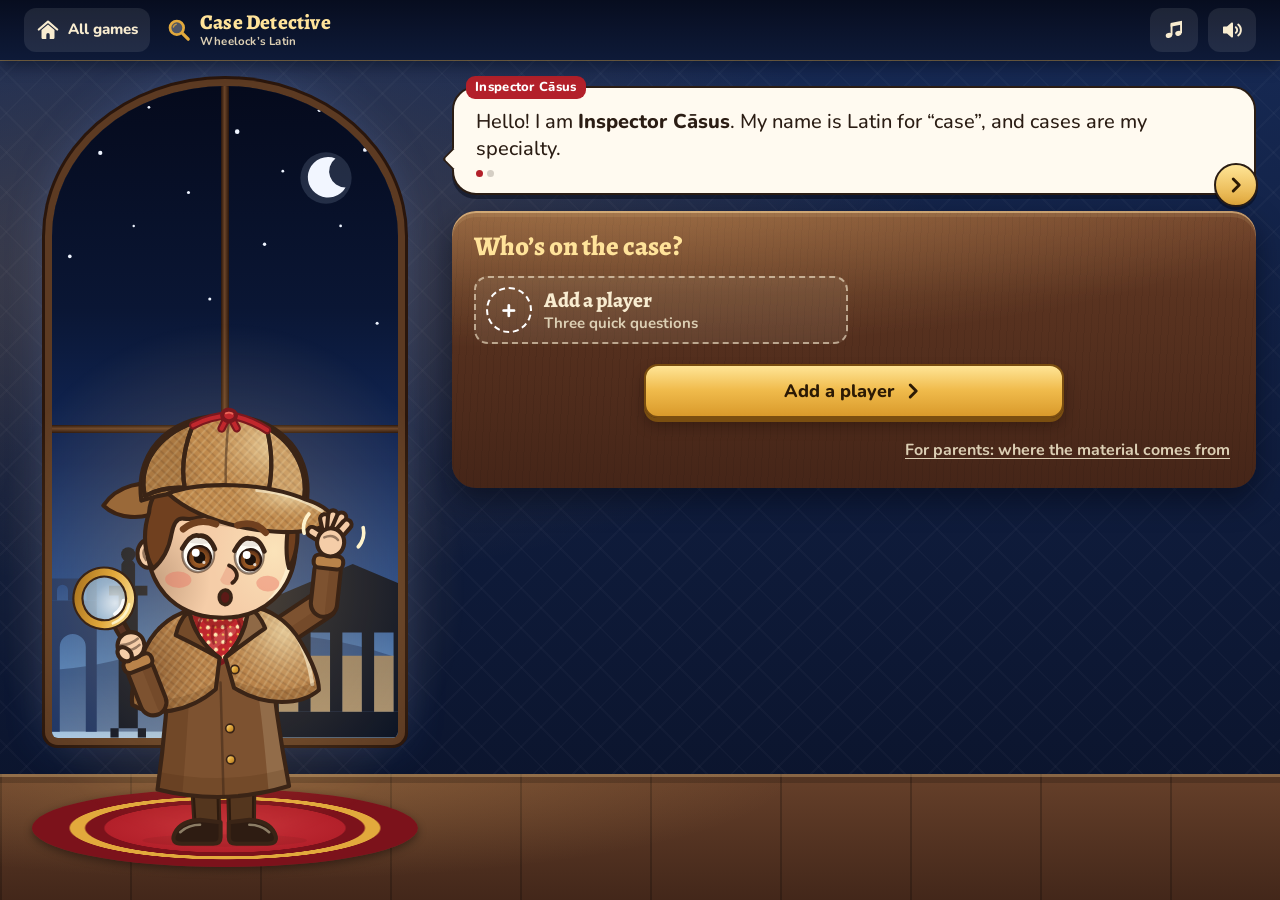
<file: case-detective/index.html>
<!DOCTYPE html>
<html lang="en">
<head>
<meta charset="utf-8">
<meta name="viewport" content="width=device-width, initial-scale=1, viewport-fit=cover">
<meta name="theme-color" content="#070d1f">
<meta name="description" content="Case Detective: crack Latin noun cases with Inspector Cāsus. A quick practice game for first declension nouns.">
<title>Case Detective · Latin noun cases</title>
<link rel="icon" href="data:image/svg+xml,%3Csvg xmlns='http://www.w3.org/2000/svg' viewBox='0 0 64 64'%3E%3Crect width='64' height='64' rx='14' fill='%23b3202a'/%3E%3Cpath d='M40 40l14 14' stroke='%232b1d14' stroke-width='8' stroke-linecap='round'/%3E%3Ccircle cx='27' cy='27' r='15' fill='%23c6ecfa' stroke='%23e2a93c' stroke-width='6'/%3E%3C/svg%3E">
<link rel="stylesheet" href="css/game.css">
</head>
<body>

<!-- shared icons and skyline art -->
<svg class="sprite" aria-hidden="true" focusable="false" width="0" height="0">
  <defs>
    <linearGradient id="g-brass" x1="0" y1="0" x2="1" y2="1"><stop offset="0" stop-color="#fff0b8"/><stop offset=".45" stop-color="#e9b343"/><stop offset="1" stop-color="#a66f1c"/></linearGradient>
    <linearGradient id="g-brass-v" x1="0" y1="0" x2="0" y2="1"><stop offset="0" stop-color="#ffe9a3"/><stop offset=".55" stop-color="#e2a93c"/><stop offset="1" stop-color="#b47a1e"/></linearGradient>
    <linearGradient id="g-red" x1="0" y1="0" x2="0" y2="1"><stop offset="0" stop-color="#d8473f"/><stop offset="1" stop-color="#96171f"/></linearGradient>
    <radialGradient id="g-flame" cx=".5" cy=".75" r=".7"><stop offset="0" stop-color="#fff6c9"/><stop offset=".5" stop-color="#ffc24a"/><stop offset="1" stop-color="#f0762b"/></radialGradient>

    <symbol id="i-files" viewBox="0 0 24 24"><path fill="currentColor" d="M2.500 8.200c0-1.100.9-2 2-2h3.700c.5 0 1 .2 1.300.6l1.200 1.400h8.800c1.100 0 2 .9 2 2V18c0 1.100-.9 2-2 2h-15c-1.100 0-2-.9-2-2z"/><path fill="currentColor" opacity=".55" d="M5 3.700h3.400c.5 0 1 .2 1.300.6l1 1.200H19c.8 0 1.500.5 1.800 1.200H11.400L10 5.200c-.4-.4-.9-.7-1.500-.7H3.600c.3-.5.8-.8 1.400-.8z"/></symbol>
    <symbol id="i-house" viewBox="0 0 24 24"><path fill="currentColor" d="M12 6.5 5.5 12v7.4c0 .9.7 1.6 1.6 1.6h3.2v-4.3a1.7 1.7 0 0 1 3.4 0V21h3.2c.9 0 1.6-.7 1.6-1.6V12z"/><path fill="none" stroke="currentColor" stroke-width="2.2" stroke-linecap="round" stroke-linejoin="round" d="M2.8 11.5 12 3.6l9.2 7.9"/></symbol>
    <symbol id="i-book" viewBox="0 0 24 24"><path fill="currentColor" d="M6.500 2.500h11c1.100 0 2 .9 2 2v15c0 1.100-.9 2-2 2h-11c-1.100 0-2-.9-2-2v-1h1.600a.9.9 0 0 0 0-1.800H4.500v-2.900h1.600a.9.900 0 0 0 0-1.800H4.500v-2.900h1.600a.9.900 0 0 0 0-1.800H4.500V4.500c0-1.100.9-2 2-2zm3 4.300a.8.800 0 0 0 0 1.600h6a.8.800 0 0 0 0-1.600zm0 3.400a.8.800 0 0 0 0 1.600h6a.8.800 0 0 0 0-1.600zm0 3.400a.8.800 0 0 0 0 1.600h3.500a.8.800 0 0 0 0-1.600z"/></symbol>
    <symbol id="i-sound" viewBox="0 0 24 24"><path fill="currentColor" d="M3 9.500c0-.6.400-1 1-1h3l4.300-3.700c.700-.5 1.700-.1 1.700.800v12.800c0 .9-1 1.300-1.700.8L7 15.500H4c-.6 0-1-.4-1-1z"/><path fill="none" stroke="currentColor" stroke-width="1.900" stroke-linecap="round" d="M15.800 9.200c.9.700 1.400 1.700 1.400 2.800s-.5 2.100-1.400 2.800M18.200 6.600c1.700 1.300 2.700 3.200 2.700 5.400s-1 4.100-2.700 5.400"/></symbol>
    <symbol id="i-mute" viewBox="0 0 24 24"><path fill="currentColor" d="M3 9.500c0-.6.400-1 1-1h3l4.300-3.700c.700-.5 1.700-.1 1.700.800v12.800c0 .9-1 1.300-1.700.8L7 15.500H4c-.6 0-1-.4-1-1z"/><path fill="none" stroke="currentColor" stroke-width="2.100" stroke-linecap="round" d="M16.300 9.300l5 5.400M21.300 9.300l-5 5.400"/></symbol>
    <symbol id="i-star" viewBox="0 0 24 24"><path d="M12 2.200l2.950 6.100 6.650.900-4.850 4.650 1.200 6.650L12 17.300l-5.950 3.200 1.200-6.650L2.400 9.200l6.650-.9z"/></symbol>
    <symbol id="i-check" viewBox="0 0 24 24"><path fill="none" stroke="currentColor" stroke-width="3.400" stroke-linecap="round" stroke-linejoin="round" d="M5.200 12.800l4.300 4.300L18.900 7.500"/></symbol>
    <symbol id="i-x" viewBox="0 0 24 24"><path fill="none" stroke="currentColor" stroke-width="3.200" stroke-linecap="round" d="M6.500 6.500l11 11M17.500 6.500l-11 11"/></symbol>
    <symbol id="i-glass" viewBox="0 0 24 24"><path fill="none" stroke="currentColor" stroke-width="3" stroke-linecap="round" d="M15.200 15.200l5.300 5.300"/><circle cx="10" cy="10" r="6.300" fill="rgba(255,255,255,.28)" stroke="currentColor" stroke-width="2.500"/><path fill="none" stroke="currentColor" stroke-width="1.400" stroke-linecap="round" opacity=".8" d="M6.800 9.200c.3-1.400 1.300-2.300 2.600-2.600"/></symbol>
    <symbol id="i-music" viewBox="0 0 24 24"><path fill="currentColor" d="M8.600 5 20 2.700v3.700L8.600 8.700z"/><path fill="none" stroke="currentColor" stroke-width="1.900" d="M9.550 6.200v11M19.050 4v11"/><ellipse cx="6.900" cy="17.400" rx="3.200" ry="2.500" transform="rotate(-18 6.900 17.400)" fill="currentColor"/><ellipse cx="16.400" cy="15.300" rx="3.200" ry="2.500" transform="rotate(-18 16.400 15.300)" fill="currentColor"/></symbol>
    <symbol id="i-music-off" viewBox="0 0 24 24"><g opacity=".75"><path fill="currentColor" d="M8.600 5 20 2.700v3.700L8.600 8.700z"/><path fill="none" stroke="currentColor" stroke-width="1.900" d="M9.550 6.200v11M19.050 4v11"/><ellipse cx="6.900" cy="17.400" rx="3.200" ry="2.500" transform="rotate(-18 6.900 17.400)" fill="currentColor"/><ellipse cx="16.400" cy="15.300" rx="3.200" ry="2.500" transform="rotate(-18 16.400 15.300)" fill="currentColor"/></g><path fill="none" stroke="#0e1a38" stroke-width="5" stroke-linecap="round" d="M3.800 3.600 20.400 20.600"/><path fill="none" stroke="currentColor" stroke-width="2.100" stroke-linecap="round" d="M3.800 3.600 20.400 20.600"/></symbol>
    <symbol id="i-flame" viewBox="0 0 24 24"><path fill="url(#g-flame)" stroke="#8a3d10" stroke-width="1.200" stroke-linejoin="round" d="M12.300 2.300c.6 3.200-1.100 4.700-2.700 6.600-1.300 1.500-2.900 3.300-2.900 6 0 3.200 2.400 5.700 5.500 5.700s5.600-2.500 5.600-5.700c0-1.900-.8-3.300-1.800-4.700-.300 1.100-.9 1.800-1.700 2.200.4-3.700-.4-7.500-2-10.100z"/><path fill="#fff6c9" d="M12.100 12.400c-1.300 1.300-2.200 2.500-2.200 4 0 1.300 1 2.400 2.300 2.400s2.300-1.100 2.300-2.400c0-1.500-1.300-2.500-2.400-4z"/></symbol>
    <symbol id="i-next" viewBox="0 0 24 24"><path fill="none" stroke="currentColor" stroke-width="3.200" stroke-linecap="round" stroke-linejoin="round" d="M9 5.500l6.500 6.500L9 18.500"/></symbol>
    <symbol id="i-skip" viewBox="0 0 24 24"><path fill="none" stroke="currentColor" stroke-width="2.800" stroke-linecap="round" stroke-linejoin="round" d="M5.500 6l6 6-6 6M12.500 6l6 6-6 6"/></symbol>
    <symbol id="i-replay" viewBox="0 0 24 24"><path fill="none" stroke="currentColor" stroke-width="2.600" stroke-linecap="round" stroke-linejoin="round" d="M5.200 9.500A7.300 7.300 0 1 1 4.700 13M5 4.500v5h5"/></symbol>
    <symbol id="i-ribbon" viewBox="0 0 24 24"><path fill="#96171f" stroke="#5a0c12" stroke-width="1" stroke-linejoin="round" d="M8.200 13.500L6 22l3.700-1.700L12 23l2.300-2.700L18 22l-2.200-8.500z"/><circle cx="12" cy="9.500" r="7.300" fill="url(#g-red)" stroke="#5a0c12" stroke-width="1.200"/><circle cx="12" cy="9.500" r="4.900" fill="url(#g-brass)" stroke="#7a4e10" stroke-width=".9"/><path fill="#5a3a08" d="M12 6.300l.95 1.950 2.150.3-1.550 1.500.37 2.150L12 11.200l-1.920 1 .37-2.150-1.550-1.500 2.150-.3z"/></symbol>
    <symbol id="i-badge" viewBox="0 0 48 52"><path fill="url(#g-brass)" stroke="#6b430c" stroke-width="2" stroke-linejoin="round" d="M24 2.500c5.500 4 11.500 5.300 18.500 5.500 1 15.500-3.500 30-18.500 41.500C9 38 4.500 23.500 5.500 8 12.500 7.800 18.500 6.500 24 2.500z"/><path fill="none" stroke="#fff6d0" stroke-width="1.600" stroke-linecap="round" opacity=".85" d="M10 12.500c5.300-.6 9.800-2.100 14-4.800"/><path fill="#5a3a08" d="M24 14.500l3.300 6.700 7.400 1.100-5.300 5.200 1.200 7.300L24 31.300l-6.600 3.500 1.300-7.300-5.400-5.200 7.400-1.100z"/></symbol>
    <symbol id="i-seal" viewBox="0 0 48 48"><path fill="url(#g-brass)" stroke="#6b430c" stroke-width="1.800" stroke-linejoin="round" d="M24 2.500l4.200 3.700 5.500-1 2.200 5.200 5.300 1.900-.7 5.600 3.800 4.100-3.200 4.600 1.300 5.500-5 2.500-1.500 5.400-5.600.1L26.200 44 24 45.500 19.700 40l-5.600-.1-1.500-5.400-5-2.500 1.300-5.500-3.200-4.600 3.800-4.100-.7-5.600 5.300-1.900 2.200-5.200 5.500 1z"/><circle cx="24" cy="23.500" r="12.500" fill="none" stroke="#7a4e10" stroke-width="1.300" opacity=".7"/></symbol>

    <!-- the Inspector's glass, for the walk over the words of a clue -->
    <symbol id="i-lens" viewBox="0 0 44 44"><path fill="none" stroke="#3a2416" stroke-width="7.500" stroke-linecap="round" d="M28.500 28.500l10 10"/><path fill="none" stroke="#8a5a34" stroke-width="4.300" stroke-linecap="round" d="M28.500 28.500l10 10"/><circle cx="18" cy="18" r="13" fill="#c6ecfa" fill-opacity=".3" stroke="#3a2416" stroke-width="6"/><circle cx="18" cy="18" r="13" fill="none" stroke="url(#g-brass)" stroke-width="3.400"/><path fill="none" stroke="#fff" stroke-width="2.200" stroke-linecap="round" opacity=".85" d="M9.500 15.500a9 9 0 0 1 6-6"/></symbol>

    <!-- one picture per case (Notebook, briefing). They take the case colors from the element: --c, --ci, --ct -->
    <symbol id="c-nom" viewBox="0 0 48 48"><circle cx="24" cy="24" r="22" fill="var(--ct, #d8dfe9)" stroke="var(--c, #2563c9)" stroke-width="2.500"/><g fill="var(--ci, #1f55b0)"><circle cx="18" cy="16.500" r="5"/><path d="M8.500 35.500v-2.800c0-5.600 4-9.200 9.500-9.200s9.500 3.600 9.500 9.200v2.800z"/></g><path fill="none" stroke="var(--ci, #1f55b0)" stroke-width="3" stroke-linecap="round" stroke-linejoin="round" d="M30 21h9.500M35.500 16.500L40 21l-4.500 4.500"/></symbol>
    <symbol id="c-gen" viewBox="0 0 48 48"><circle cx="24" cy="24" r="22" fill="var(--ct, #f8e3c7)" stroke="var(--c, #d97a0b)" stroke-width="2.500"/><path fill="none" stroke="var(--ci, #8a4700)" stroke-width="2" stroke-linecap="round" d="M17.500 23.500c-3.500-2-5.500-5.500-5-10"/><path fill="var(--ci, #8a4700)" d="M21.500 15.500h14a2.500 2.500 0 0 1 2.500 2.500v13a2.500 2.500 0 0 1-2.500 2.500h-14l-8-9z"/><circle cx="19.800" cy="24.500" r="2.100" fill="var(--ct, #f8e3c7)"/><path fill="none" stroke="var(--ct, #f8e3c7)" stroke-width="2.200" stroke-linecap="round" d="M25.500 21.500h8.500M25.500 27.500h6"/></symbol>
    <symbol id="c-dat" viewBox="0 0 48 48"><circle cx="24" cy="24" r="22" fill="var(--ct, #d5e7d8)" stroke="var(--c, #17906a)" stroke-width="2.500"/><g fill="var(--ci, #0d6a4d)"><rect x="13.500" y="23.500" width="21" height="13" rx="1.500"/><rect x="11.500" y="17.500" width="25" height="6.500" rx="1.500"/><path d="M24 17.500c-2-5.500-8.500-6-8-2 .300 2.300 4.500 2.200 8 2zm0 0c2-5.500 8.500-6 8-2-.300 2.300-4.500 2.200-8 2z"/></g><path fill="none" stroke="var(--ct, #d5e7d8)" stroke-width="2.600" d="M24 17.500v19"/></symbol>
    <symbol id="c-acc" viewBox="0 0 48 48"><circle cx="24" cy="24" r="22" fill="var(--ct, #e7d8e8)" stroke="var(--c, #7b3fc4)" stroke-width="2.500"/><circle cx="21.500" cy="26.500" r="11" fill="none" stroke="var(--ci, #6a32b0)" stroke-width="2.600"/><circle cx="21.500" cy="26.500" r="5.500" fill="none" stroke="var(--ci, #6a32b0)" stroke-width="2.600"/><path fill="none" stroke="var(--ci, #6a32b0)" stroke-width="3" stroke-linecap="round" stroke-linejoin="round" d="M36.500 11.500l-15 15M31.500 11.500h5v5"/><circle cx="21.500" cy="26.500" r="2" fill="var(--ci, #6a32b0)"/></symbol>
    <symbol id="c-abl" viewBox="0 0 48 48"><circle cx="24" cy="24" r="22" fill="var(--ct, #d4e6e2)" stroke="var(--c, #0f8aa0)" stroke-width="2.500"/><circle cx="16.500" cy="24" r="7.500" fill="none" stroke="var(--ci, #0a6577)" stroke-width="2.800"/><path fill="none" stroke="var(--ci, #0a6577)" stroke-width="3" stroke-linecap="round" stroke-linejoin="round" d="M16.500 24h22M33.500 19l5 5-5 5"/></symbol>
    <symbol id="c-voc" viewBox="0 0 48 48"><circle cx="24" cy="24" r="22" fill="var(--ct, #f1d7e1)" stroke="var(--c, #b0399a)" stroke-width="2.500"/><path fill="var(--ci, #962d83)" d="M14.500 12.500h19a4 4 0 0 1 4 4v11a4 4 0 0 1-4 4h-7.500l-7 6v-6h-4.500a4 4 0 0 1-4-4v-11a4 4 0 0 1 4-4z"/><path fill="none" stroke="var(--ct, #f1d7e1)" stroke-width="2.800" stroke-linecap="round" d="M24 17v6.500"/><circle cx="24" cy="27.300" r="1.600" fill="var(--ct, #f1d7e1)"/></symbol>

    <!-- the three -ae suspects, as cameos in the line-up: the owner with a name tag, the receiver with a gift, the pair -->
    <symbol id="p-owner" viewBox="0 0 48 48"><path fill="var(--ct, #f8e3c7)" stroke="#8a5a1c" stroke-width="2" stroke-linejoin="round" d="M6.500 46.500V20.500a17.500 17.500 0 0 1 35 0v26z"/><path fill="none" stroke="var(--c, #d97a0b)" stroke-width="1" opacity=".4" d="M8 14h32M8 22h32"/><g fill="var(--ci, #8a4700)" stroke="#3a2416" stroke-width="1.300" stroke-linejoin="round"><circle cx="21" cy="18.500" r="7.300"/><path d="M8.500 45.500v-4.800c0-6.800 5.300-11.200 12.500-11.200s12.500 4.400 12.500 11.200v4.800z"/></g><path fill="none" stroke="#3a2416" stroke-width="1.300" stroke-linecap="round" d="M27.500 36c-1.500-1.500-2.500-3-2.500-5"/><path fill="#fffaf0" stroke="#3a2416" stroke-width="1.300" stroke-linejoin="round" d="M31 31h9.500a1.500 1.500 0 0 1 1.500 1.500v9a1.500 1.500 0 0 1-1.500 1.500H31l-5.500-6z"/><circle cx="29.500" cy="37" r="1.300" fill="#3a2416"/><path fill="none" stroke="var(--ci, #8a4700)" stroke-width="1.500" stroke-linecap="round" d="M33.500 35h5.500M33.500 39h4"/></symbol>
    <symbol id="p-receiver" viewBox="0 0 48 48"><path fill="var(--ct, #d5e7d8)" stroke="#8a5a1c" stroke-width="2" stroke-linejoin="round" d="M6.500 46.500V20.500a17.500 17.500 0 0 1 35 0v26z"/><path fill="none" stroke="var(--c, #17906a)" stroke-width="1" opacity=".4" d="M8 14h32M8 22h32"/><g fill="var(--ci, #0d6a4d)" stroke="#3a2416" stroke-width="1.300" stroke-linejoin="round"><circle cx="21" cy="18.500" r="7.300"/><path d="M8.500 45.500v-4.800c0-6.800 5.300-11.200 12.500-11.200s12.500 4.400 12.500 11.200v4.800z"/></g><g stroke="#3a2416" stroke-width="1.300" stroke-linejoin="round"><rect x="26" y="34.500" width="15" height="9.500" rx="1" fill="#fffaf0"/><rect x="24.800" y="30.800" width="17.400" height="4.400" rx="1" fill="#fffaf0"/><path fill="#c8323a" d="M33.500 30.800c-1.300-3.800-5.800-4-5.400-1.400.2 1.600 3 1.500 5.400 1.400zm0 0c1.300-3.800 5.800-4 5.400-1.400-.2 1.600-3 1.500-5.400 1.400z"/></g><path fill="none" stroke="#c8323a" stroke-width="2.200" d="M33.500 31.500v12"/></symbol>
    <symbol id="p-pair" viewBox="0 0 48 48"><path fill="var(--ct, #d8dfe9)" stroke="#8a5a1c" stroke-width="2" stroke-linejoin="round" d="M6.500 46.500V20.500a17.500 17.500 0 0 1 35 0v26z"/><path fill="none" stroke="var(--c, #2563c9)" stroke-width="1" opacity=".4" d="M8 14h32M8 22h32"/><g fill="var(--c, #2563c9)" stroke="#3a2416" stroke-width="1.300" stroke-linejoin="round"><circle cx="30" cy="17.500" r="6.200"/><path d="M20.500 45.500v-5.500c0-6 4.300-10 9.700-10s9.700 4 9.700 10v5.500z"/></g><g fill="var(--ci, #1f55b0)" stroke="#3a2416" stroke-width="1.300" stroke-linejoin="round"><circle cx="18.300" cy="21.500" r="6.800"/><path d="M8.300 45.500v-4c0-6.400 4.400-10.500 10-10.500s10 4.100 10 10.500v4z"/></g></symbol>

    <symbol id="sk-far" viewBox="0 0 800 200">
      <path opacity=".55" d="M0,200V152Q80,124 170,144Q260,168 340,142Q430,114 520,144Q620,174 700,140Q760,122 800,134V200Z"/>
      <g transform="translate(-24 12)"><path fill-rule="evenodd" d="M0,200V92H330V200ZM6,200V126A9.5,9.5 0 0 1 25,126V200ZM33,200V126A9.5,9.5 0 0 1 52,126V200ZM60,200V126A9.5,9.5 0 0 1 79,126V200ZM87,200V126A9.5,9.5 0 0 1 106,126V200ZM114,200V126A9.5,9.5 0 0 1 133,126V200ZM141,200V126A9.5,9.5 0 0 1 160,126V200ZM168,200V126A9.5,9.5 0 0 1 187,126V200ZM195,200V126A9.5,9.5 0 0 1 214,126V200ZM222,200V126A9.5,9.5 0 0 1 241,126V200ZM249,200V126A9.5,9.5 0 0 1 268,126V200ZM276,200V126A9.5,9.5 0 0 1 295,126V200ZM303,200V126A9.5,9.5 0 0 1 322,126V200Z"/>
      <path fill-rule="evenodd" d="M0,92V76H330V92ZM4,92V84.500A4,4 0 0 1 12,84.500V92ZM17.500,92V84.500A4,4 0 0 1 25.500,84.500V92ZM31,92V84.500A4,4 0 0 1 39,84.500V92ZM44.500,92V84.500A4,4 0 0 1 52.500,84.500V92ZM58,92V84.500A4,4 0 0 1 66,84.500V92ZM71.500,92V84.500A4,4 0 0 1 79.500,84.500V92ZM85,92V84.500A4,4 0 0 1 93,84.500V92ZM98.500,92V84.500A4,4 0 0 1 106.500,84.500V92ZM112,92V84.500A4,4 0 0 1 120,84.500V92ZM125.500,92V84.500A4,4 0 0 1 133.500,84.500V92ZM139,92V84.500A4,4 0 0 1 147,84.500V92ZM152.500,92V84.500A4,4 0 0 1 160.500,84.500V92ZM166,92V84.500A4,4 0 0 1 174,84.500V92ZM179.500,92V84.500A4,4 0 0 1 187.500,84.500V92ZM193,92V84.500A4,4 0 0 1 201,84.500V92ZM206.500,92V84.500A4,4 0 0 1 214.500,84.500V92ZM220,92V84.500A4,4 0 0 1 228,84.500V92ZM233.500,92V84.500A4,4 0 0 1 241.500,84.500V92ZM247,92V84.500A4,4 0 0 1 255,84.500V92ZM260.500,92V84.500A4,4 0 0 1 268.500,84.500V92ZM274,92V84.500A4,4 0 0 1 282,84.500V92ZM287.500,92V84.500A4,4 0 0 1 295.500,84.500V92ZM301,92V84.500A4,4 0 0 1 309,84.500V92ZM314.500,92V84.500A4,4 0 0 1 322.500,84.500V92Z"/></g>
      <path d="M596,200V150H700V200ZM604,150Q648,96 692,150ZM590,150h116v-7H590zM642,112h12v-10h-12z"/>
      <path d="M716,200V160l14-9 14 9V200ZM752,200V168h34V200Z"/>
    </symbol>
    <symbol id="sk-near" viewBox="0 0 800 200">
      <path d="M0,200V152L24,134L48,152V200ZM44,200V162H100V200ZM38,164L72,146L106,164Z"/>
      <path d="M135,200V146h6V200Z"/><ellipse cx="138" cy="139" rx="35" ry="13"/><ellipse cx="119" cy="132" rx="19" ry="10"/><ellipse cx="158" cy="131" rx="21" ry="10"/>
      <ellipse cx="236" cy="160" rx="8" ry="44"/><ellipse cx="258" cy="168" rx="7" ry="35"/>
      <path d="M322,200V96h14V200ZM315,96h28v-7h-28ZM316,200h26v-7h-26ZM324,89V73q5,-8 10,0V89Z"/><circle cx="329" cy="66" r="5.200"/>
      <path d="M402,200V190H584V200ZM412,190V181H574V190ZM420,123V108H566V123ZM410,108L493,73L576,108Z"/>
      <path d="M430,181V122h9V181ZM453.200,181V122h9V181ZM476.400,181V122h9V181ZM499.600,181V122h9V181ZM522.800,181V122h9V181ZM546,181V122h9V181Z"/>
      <path d="M618,200V152h6V200Z"/><ellipse cx="621" cy="145" rx="30" ry="12"/><ellipse cx="606" cy="139" rx="17" ry="9"/><ellipse cx="637" cy="138" rx="18" ry="9"/>
      <path fill-rule="evenodd" d="M688,200V130H772V200ZM714,200V162A16,16 0 0 1 746,162V200Z"/><path d="M682,130h96v-9h-96z"/>
      <ellipse cx="792" cy="166" rx="7" ry="36"/>
    </symbol>
    <symbol id="sk-lights" viewBox="0 0 800 200">
      <path fill="#ffcf70" d="M12,160h5v7h-5zM58,172h5v7h-5zM80,172h5v7h-5zM700,150h4v6h-4zM764,176h4v6h-4z"/>
      <path fill="#ffb347" opacity=".5" d="M439,181V140h14.200V181ZM462.200,181V140h14.200V181ZM485.400,181V140h14.200V181ZM508.600,181V140h14.200V181ZM531.800,181V140h14.200V181Z"/>
    </symbol>
  </defs>
</svg>

<div class="wall" aria-hidden="true"></div>
<div class="floor" aria-hidden="true"></div>

<div class="app" id="app" data-view="home">

  <header class="topbar" id="topbar">
    <!-- the way back to all the games: shown where "Case files" is hidden (js/game.js, setView) -->
    <a class="tb-btn tb-games" id="gamesLink" href="../index.html" aria-label="All games: the Language Games home page">
      <svg class="ic" aria-hidden="true"><use href="#i-house"></use></svg><span class="tb-lab">All games</span>
    </a>
    <button type="button" class="tb-btn tb-home" id="homeBtn" data-action="home" aria-label="Back to the case files" hidden>
      <svg class="ic" aria-hidden="true"><use href="#i-files"></use></svg><span class="tb-lab">Case files</span>
    </button>
    <div class="logo" id="logo"><svg class="ic" aria-hidden="true"><use href="#i-glass"></use></svg><span>Case Detective<small>Wheelock’s Latin · Chapter 2</small></span></div>
    <div class="tb-mid" id="tbMid"></div>
    <div class="streak" id="streak" hidden><svg class="ic" aria-hidden="true"><use href="#i-flame"></use></svg><b id="streakN">0</b><span class="sr">answers in a row</span></div>
    <!-- the player on the case, on the casebook: to the games' home page to change player or chapter (js/game.js,
         syncChip); where the game keeps its own screens for the players, a button that opens them -->
    <a class="tb-btn tb-chip" id="playerChip" href="../index.html?play=case-detective#players" title="Change player or chapter" hidden></a>
    <button type="button" class="tb-btn" id="nbBtn" data-action="notebook" aria-haspopup="dialog" aria-label="Open the Notebook">
      <svg class="ic" aria-hidden="true"><use href="#i-book"></use></svg><span class="tb-lab">Notebook</span>
    </button>
    <button type="button" class="tb-btn tb-sound tb-music" id="musicBtn" data-action="music" aria-pressed="true" aria-label="Music">
      <svg class="ic ic-on" aria-hidden="true"><use href="#i-music"></use></svg><svg class="ic ic-off" aria-hidden="true"><use href="#i-music-off"></use></svg>
    </button>
    <button type="button" class="tb-btn tb-sound" id="soundBtn" data-action="sound" aria-pressed="true" aria-label="Sound">
      <svg class="ic ic-on" aria-hidden="true"><use href="#i-sound"></use></svg><svg class="ic ic-off" aria-hidden="true"><use href="#i-mute"></use></svg>
    </button>
  </header>

  <section class="stage" id="stage" aria-label="The Inspector">
    <div class="window" id="window" aria-hidden="true">
      <div class="sky"></div>
      <svg class="sky-stars" viewBox="0 0 400 300" preserveAspectRatio="xMidYMin slice" focusable="false">
        <g fill="#eef4ff">
          <circle cx="22" cy="24" r="1.300"/><circle cx="58" cy="60" r=".9"/><circle cx="84" cy="18" r="1.100"/><circle cx="118" cy="44" r="1.400" class="tw t1"/><circle cx="150" cy="14" r=".9"/><circle cx="176" cy="70" r="1"/>
          <circle cx="208" cy="30" r="1.500" class="tw t2"/><circle cx="238" cy="56" r=".9"/><circle cx="262" cy="16" r="1.100"/><circle cx="292" cy="42" r="1.300"/><circle cx="318" cy="76" r=".9"/><circle cx="342" cy="22" r="1.500" class="tw t3"/>
          <circle cx="372" cy="54" r="1"/><circle cx="388" cy="18" r=".8"/><circle cx="36" cy="98" r="1"/><circle cx="98" cy="112" r="1.200" class="tw t2"/><circle cx="140" cy="92" r=".8"/><circle cx="226" cy="104" r="1.100"/>
          <circle cx="276" cy="92" r=".9"/><circle cx="334" cy="118" r="1.200" class="tw t1"/><circle cx="380" cy="100" r=".9"/><circle cx="60" cy="150" r=".9"/><circle cx="190" cy="140" r="1"/><circle cx="300" cy="156" r="1"/><circle cx="12" cy="130" r=".8"/><circle cx="356" cy="168" r=".8"/>
        </g>
      </svg>
      <svg class="moon" viewBox="0 0 40 40" focusable="false"><circle cx="20" cy="20" r="19" fill="#cfe0ff" opacity=".14"/><path d="M27,5.500A15,15 0 1 0 34.500,27A12,12 0 0 1 27,5.500Z" fill="#f2f6ff"/></svg>
      <svg class="skyline sk-a" viewBox="0 0 800 200" preserveAspectRatio="xMidYMax slice" focusable="false"><use href="#sk-far"></use></svg>
      <svg class="skyline sk-b" viewBox="0 0 800 200" preserveAspectRatio="xMidYMax slice" focusable="false"><use href="#sk-near"></use><use href="#sk-lights"></use></svg>
      <div class="frame"></div>
    </div>
    <div class="insp" id="insp"><div class="insp-glow"></div><div class="insp-fig" id="inspFig"></div></div>
    <div class="bubble-wrap" id="bubbleWrap">
      <div class="bubble" id="bubble">
        <span class="b-name" id="bName" aria-hidden="true"></span>
        <div class="b-text" id="bText"></div>
        <button type="button" class="b-next" id="bNext" hidden aria-label="Next line"><svg class="ic" aria-hidden="true"><use href="#i-next"></use></svg></button>
      </div>
    </div>
  </section>

  <main class="desk" id="desk" tabindex="-1"></main>
</div>

<!-- the Notebook: first dialog in the document on purpose -->
<div class="scrim" id="nbScrim" hidden></div>
<section class="nb" id="notebook" role="dialog" aria-modal="true" aria-labelledby="nbTitle" aria-hidden="true">
  <div class="nb-cover">
    <header class="nb-head">
      <h2 id="nbTitle">Detective Notebook</h2>
      <button type="button" class="nb-close" id="nbClose" aria-label="Close the Notebook"><svg class="ic" aria-hidden="true"><use href="#i-x"></use></svg></button>
    </header>
    <div class="nb-pages" id="nbPages" tabindex="-1"></div>
  </div>
</section>

<div class="scrim" id="cfScrim" hidden></div>
<section class="confirm" id="confirm" role="alertdialog" aria-modal="true" aria-labelledby="cfTitle" aria-describedby="cfText" aria-hidden="true">
  <h2 id="cfTitle">Erase your progress?</h2>
  <p id="cfText">Every star, ribbon and rank will be wiped from this device. The case files stay.</p>
  <div class="cf-row">
    <button type="button" class="btn primary" id="cfNo">Keep my stars</button>
    <button type="button" class="btn danger" id="cfYes">Erase everything</button>
  </div>
</section>

<div class="fx" id="fx" aria-hidden="true"></div>
<div class="sr" id="live" aria-live="polite" aria-atomic="true"></div>
<noscript><p class="noscript">Case Detective needs JavaScript to run. Please turn it on and reload.</p></noscript>

<script src="js/data.js"></script>
<script src="js/courses.js"></script>
<script src="js/players.js"></script>
<script src="js/detective.js"></script>
<script src="js/scenes.js"></script>
<script src="js/sfx.js"></script>
<script src="js/sampler.js"></script>
<script src="js/music.js"></script>
<script src="music/list.js"></script>
<script src="js/game.js"></script>
</body>
</html>
</file>
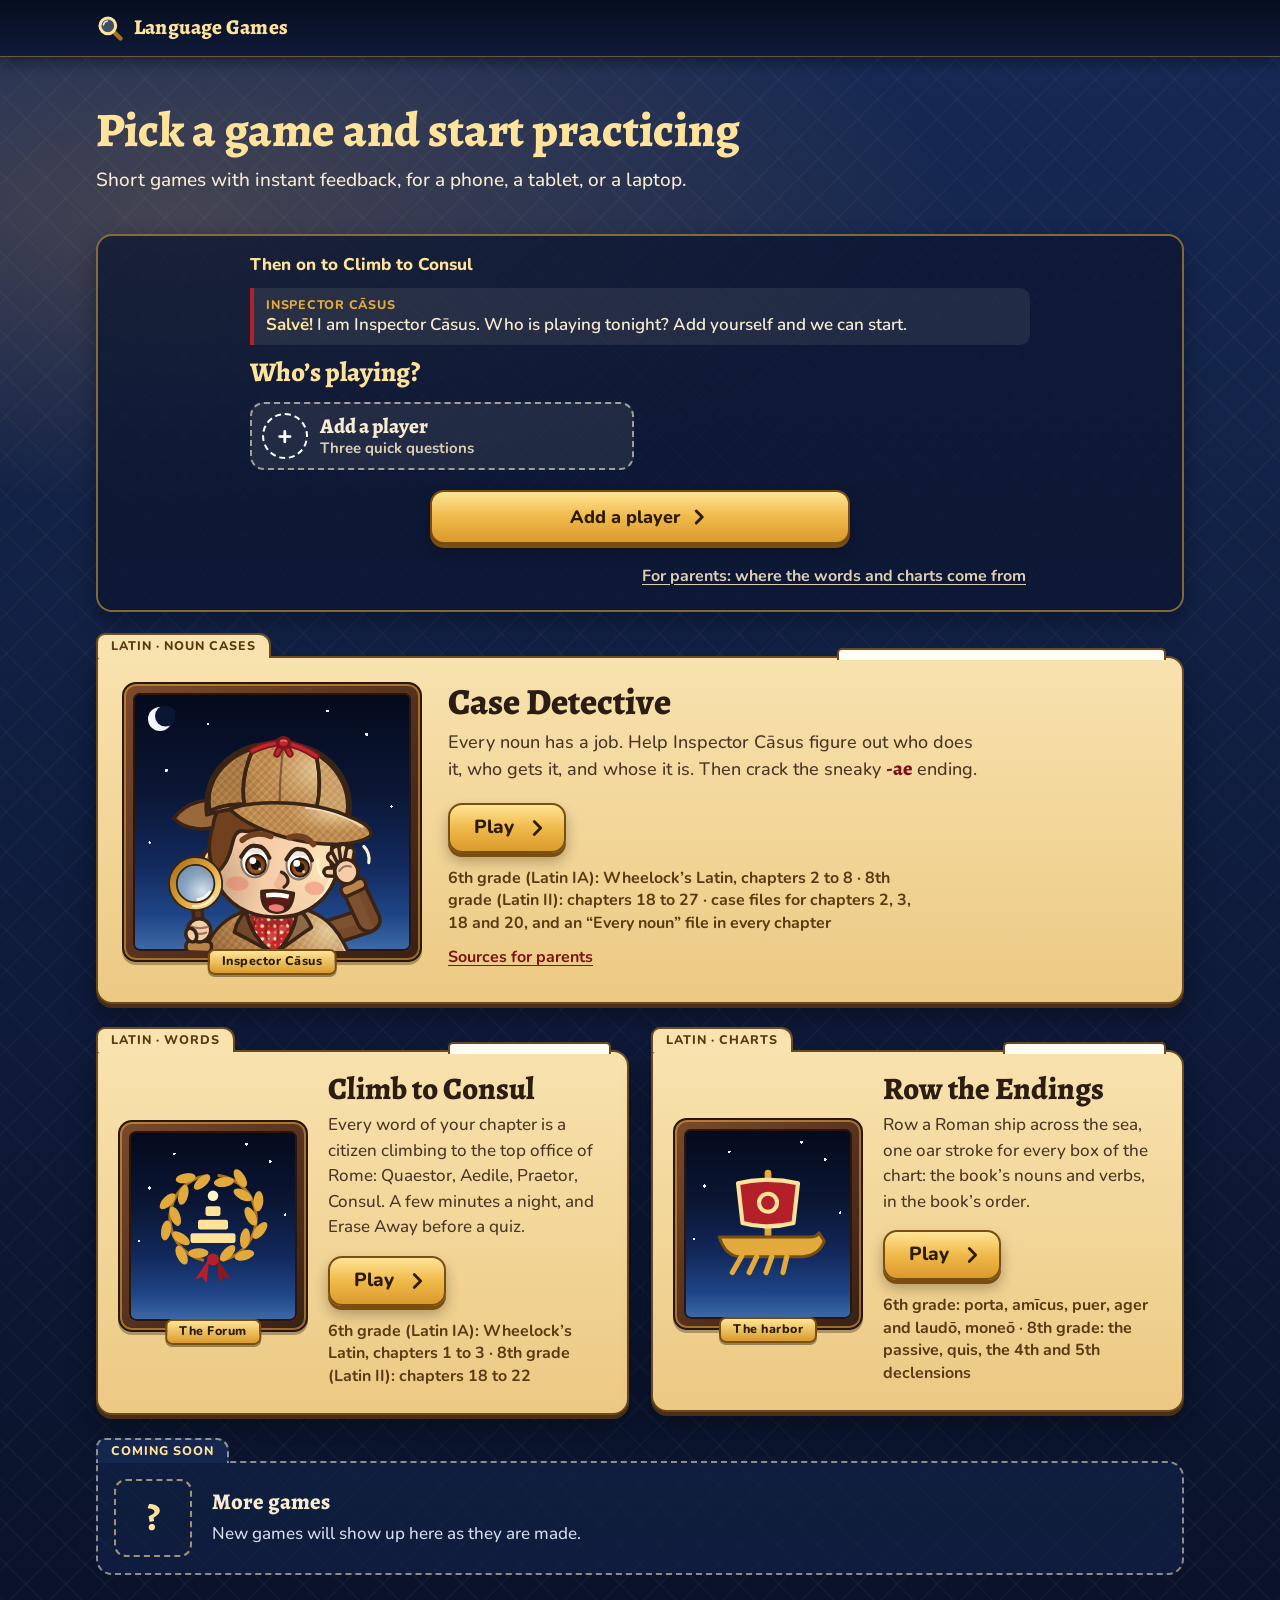
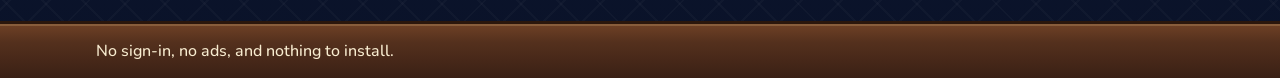
<file: climb-to-consul/index.html>
<!DOCTYPE html>
<html lang="en">
<head>
<meta charset="utf-8">
<meta name="viewport" content="width=device-width, initial-scale=1, viewport-fit=cover">
<title>Climb to Consul · Wheelock’s Latin words</title>
<meta name="description" content="A vocabulary game for Wheelock’s Latin: every word is a Roman citizen climbing the offices of state, one office a night, from Quaestor to Consul.">
<meta name="theme-color" content="#0c1630">
<link rel="icon" href="data:image/svg+xml,%3Csvg xmlns='http://www.w3.org/2000/svg' viewBox='0 0 32 32'%3E%3Crect width='32' height='32' rx='7' fill='%230c1630'/%3E%3Cg fill='%23ffe39a'%3E%3Crect x='7' y='22' width='18' height='4' rx='1'/%3E%3Crect x='10' y='16.5' width='12' height='4' rx='1'/%3E%3Crect x='13' y='11' width='6' height='4' rx='1'/%3E%3C/g%3E%3Ccircle cx='16' cy='7' r='2.4' fill='%23b3202a'/%3E%3C/svg%3E">
<!-- the players screens are Case Detective's (js/players.js); this is their look -->
<link rel="stylesheet" href="../case-detective/css/players.css">
<link rel="stylesheet" href="../latin-common/css/common.css">
<link rel="stylesheet" href="css/climb.css">
</head>
<body>
<noscript><p class="noscript">Climb to Consul needs JavaScript. Please turn it on and open this page again.</p></noscript>
<h1 class="sr">Climb to Consul: Wheelock’s Latin words</h1>
<script src="../latin-common/js/words.js"></script>
<!-- the players, shared by every game: Case Detective's js/courses.js (the grades, chapters and lines), then its js/players.js,
     with the site's own words for its screens (players-words.js). players-fallback.js does nothing when players.js is there,
     and keeps the game working if it is not. -->
<script src="../case-detective/js/courses.js"></script>
<script src="../case-detective/js/players.js"></script>
<script src="../latin-common/js/players-fallback.js"></script>
<script src="../latin-common/js/players-words.js"></script>
<script src="../case-detective/js/detective.js"></script>
<script src="../case-detective/js/sfx.js"></script>
<script src="../case-detective/js/music.js"></script>
<script src="../latin-common/js/shell.js"></script>
<script src="js/art.js"></script>
<script src="js/logic.js"></script>
<script src="js/climb.js"></script>
</body>
</html>
</file>
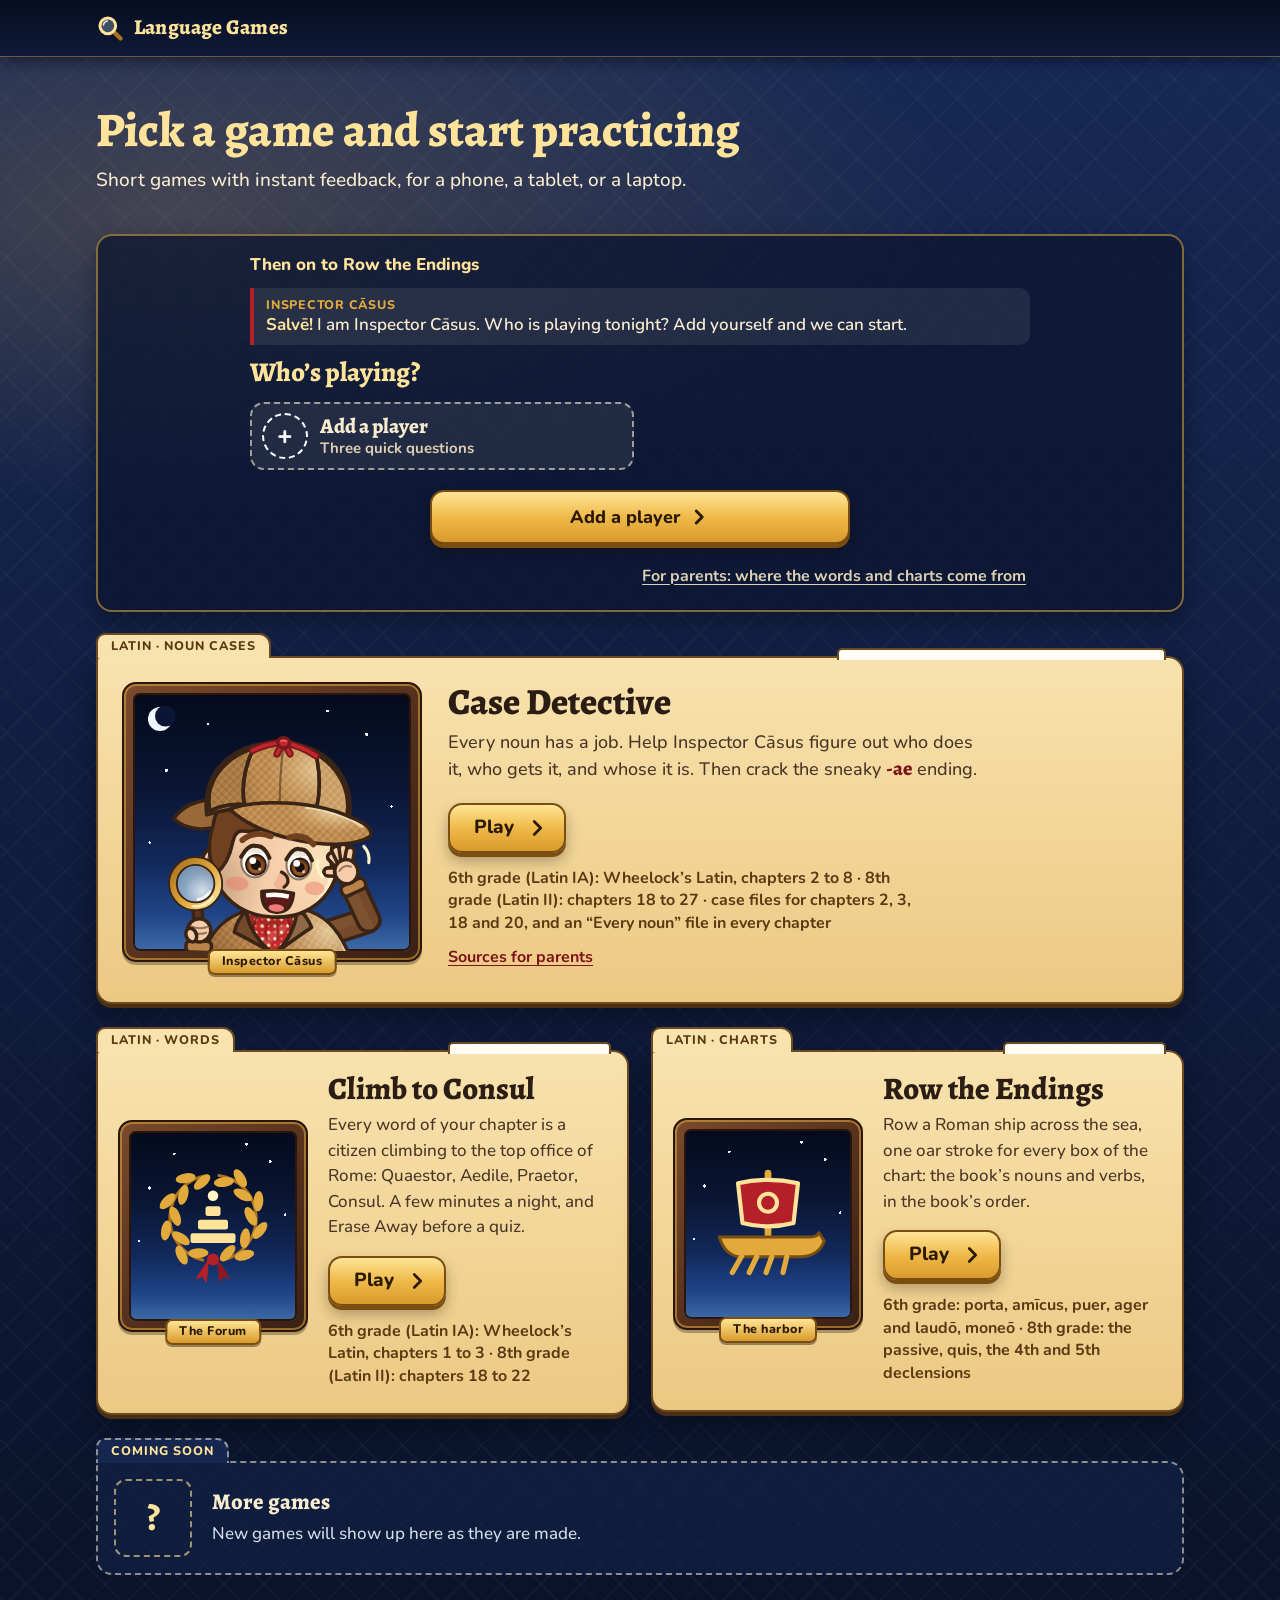
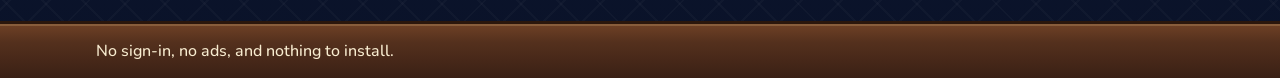
<file: row-the-endings/index.html>
<!DOCTYPE html>
<html lang="en">
<head>
<meta charset="utf-8">
<meta name="viewport" content="width=device-width, initial-scale=1, viewport-fit=cover">
<title>Row the Endings · Wheelock’s Latin charts</title>
<meta name="description" content="Row a Roman ship across the sea by filling in Wheelock’s Latin charts, one ending a stroke.">
<meta name="theme-color" content="#070d1f">
<link rel="icon" href="data:image/svg+xml,%3Csvg xmlns='http://www.w3.org/2000/svg' viewBox='0 0 64 64'%3E%3Crect width='64' height='64' rx='14' fill='%2313244a'/%3E%3Cpath d='M32 10v30' stroke='%23e2a93c' stroke-width='3'/%3E%3Cpath d='M19 14q13-3 26 0l-2 20q-11 3-22 0z' fill='%23b3202a'/%3E%3Cpath d='M8 40h48q-4 12-20 13H22Q11 52 8 40z' fill='%23e2a93c'/%3E%3C/svg%3E">
<!-- the players screens are Case Detective's (js/players.js); this is their look -->
<link rel="stylesheet" href="../case-detective/css/players.css">
<link rel="stylesheet" href="../latin-common/css/common.css">
<link rel="stylesheet" href="css/row.css">
</head>
<body>
<noscript><p class="noscript">Row the Endings needs JavaScript. Please turn it on and reload the page.</p></noscript>
<h1 class="sr">Row the Endings: Wheelock’s Latin charts</h1>

<script src="../latin-common/js/words.js"></script>
<script src="../latin-common/js/charts.js"></script>
<!-- the players, shared by every game: Case Detective's js/courses.js (the grades, chapters and lines), then its js/players.js,
     with the site's own words for its screens (players-words.js). players-fallback.js does nothing when players.js is there,
     and keeps the game working if it is not. -->
<script src="../case-detective/js/courses.js"></script>
<script src="../case-detective/js/players.js"></script>
<script src="../latin-common/js/players-fallback.js"></script>
<script src="../latin-common/js/players-words.js"></script>
<script src="../case-detective/js/detective.js"></script>
<script src="../case-detective/js/sfx.js"></script>
<script src="../case-detective/js/music.js"></script>
<script src="../latin-common/js/shell.js"></script>
<script src="js/logic.js"></script>
<script src="js/art.js"></script>
<script src="js/row.js"></script>
</body>
</html>
</file>
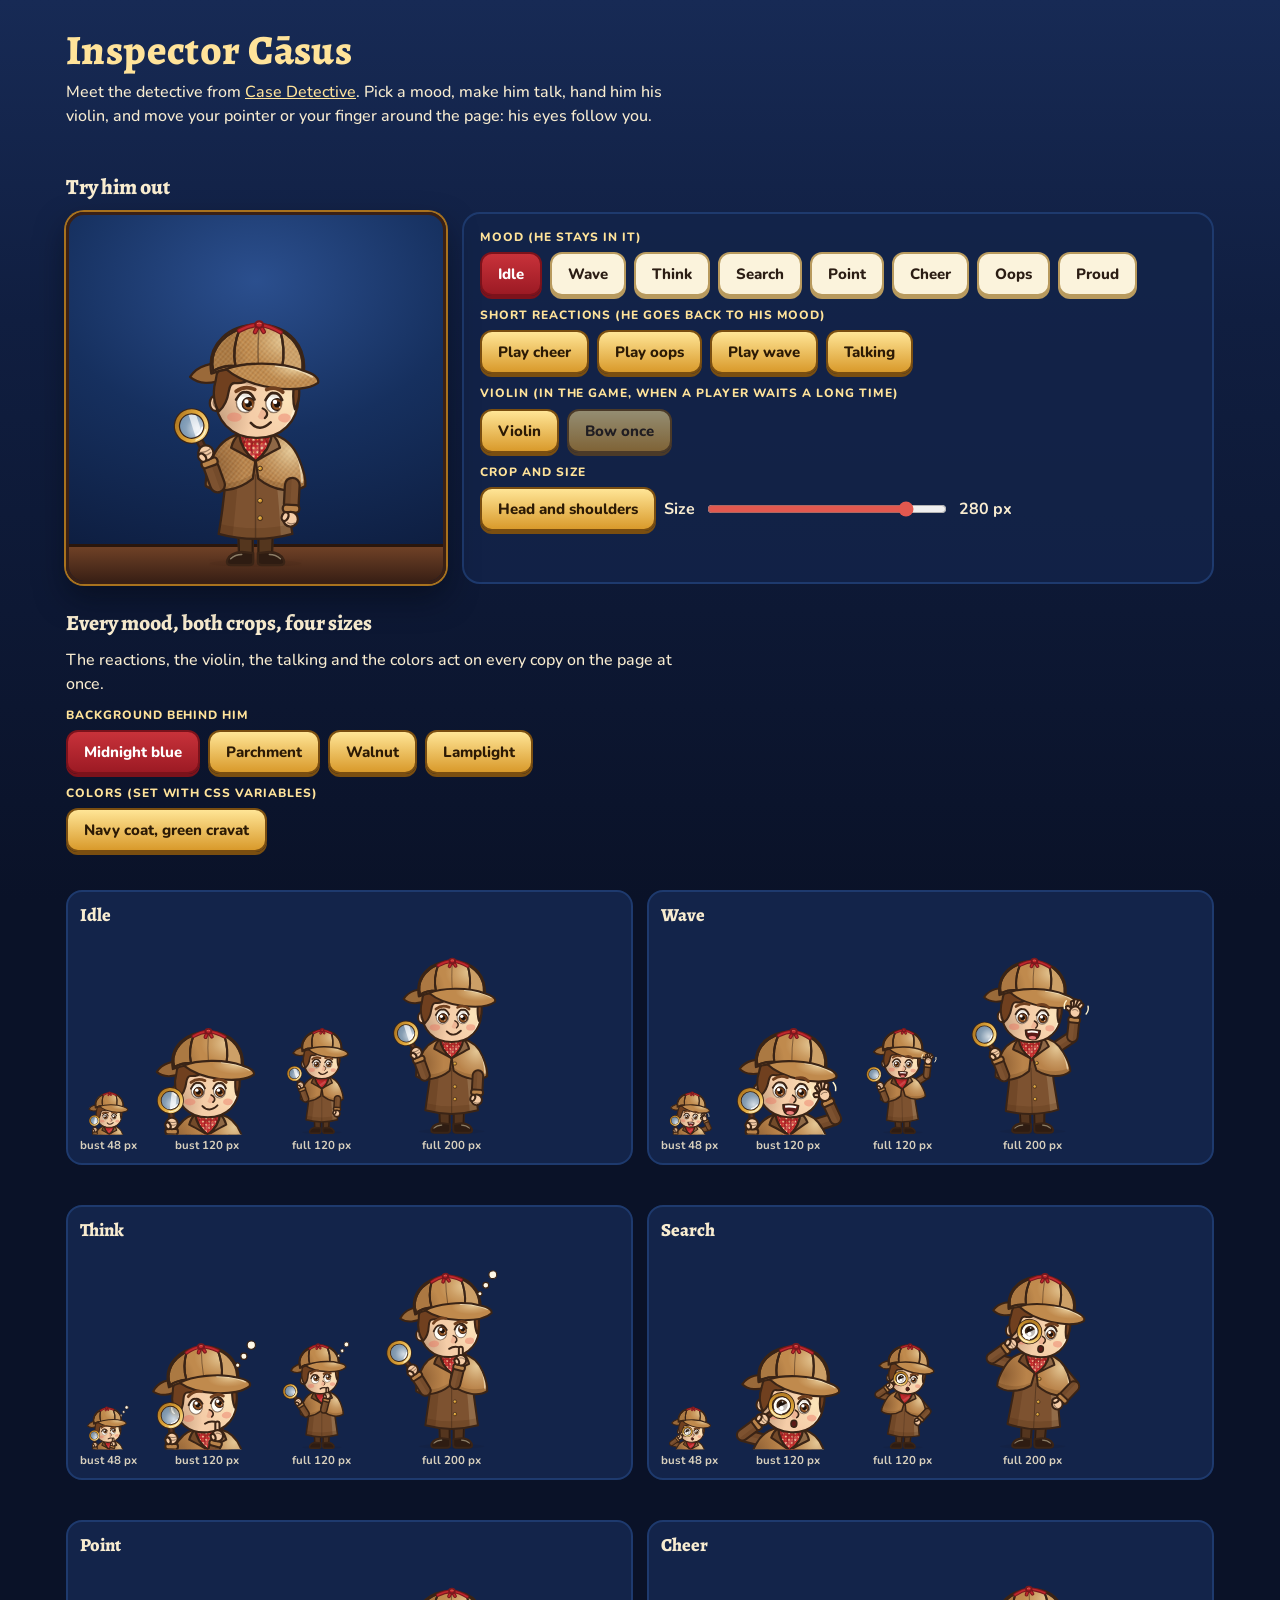
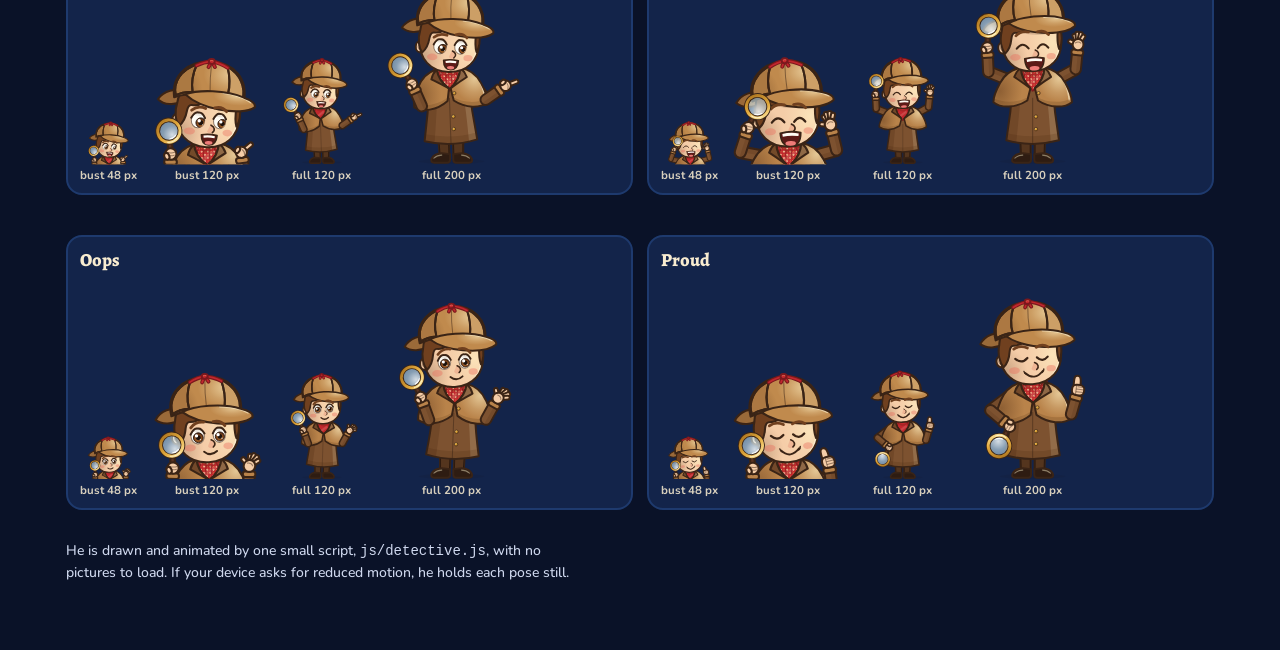
<file: case-detective/detective-demo.html>
<!DOCTYPE html>
<html lang="en">
<head>
<meta charset="utf-8">
<meta name="viewport" content="width=device-width, initial-scale=1">
<meta name="theme-color" content="#070d1f">
<title>Inspector Cāsus · every mood</title>
<link rel="icon" href="data:image/svg+xml,%3Csvg xmlns='http://www.w3.org/2000/svg' viewBox='0 0 64 64'%3E%3Crect width='64' height='64' rx='14' fill='%23b3202a'/%3E%3Ccircle cx='28' cy='28' r='14' fill='%23c6ecfa' stroke='%23e2a93c' stroke-width='6'/%3E%3Cpath d='M40 40l14 14' stroke='%232b1d14' stroke-width='8' stroke-linecap='round'/%3E%3C/svg%3E">
<style>
  @font-face { font-family: "Nunito Variable"; font-style: normal; font-display: swap; font-weight: 200 1000; src: url(fonts/nunito-latin-ext-wght-normal.woff2) format("woff2-variations"); unicode-range: U+0100-02BA,U+02BD-02C5,U+02C7-02CC,U+02CE-02D7,U+02DD-02FF,U+0304,U+0308,U+0329,U+1D00-1DBF,U+1E00-1E9F,U+1EF2-1EFF,U+2020,U+20A0-20AB,U+20AD-20C0,U+2113,U+2C60-2C7F,U+A720-A7FF; }
  @font-face { font-family: "Nunito Variable"; font-style: normal; font-display: swap; font-weight: 200 1000; src: url(fonts/nunito-latin-wght-normal.woff2) format("woff2-variations"); unicode-range: U+0000-00FF,U+0131,U+0152-0153,U+02BB-02BC,U+02C6,U+02DA,U+02DC,U+0304,U+0308,U+0329,U+2000-206F,U+20AC,U+2122,U+2191,U+2193,U+2212,U+2215,U+FEFF,U+FFFD; }
  @font-face { font-family: "Alegreya Variable"; font-style: normal; font-display: swap; font-weight: 400 900; src: url(fonts/alegreya-latin-ext-wght-normal.woff2) format("woff2-variations"); unicode-range: U+0100-02BA,U+02BD-02C5,U+02C7-02CC,U+02CE-02D7,U+02DD-02FF,U+0304,U+0308,U+0329,U+1D00-1DBF,U+1E00-1E9F,U+1EF2-1EFF,U+2020,U+20A0-20AB,U+20AD-20C0,U+2113,U+2C60-2C7F,U+A720-A7FF; }
  @font-face { font-family: "Alegreya Variable"; font-style: normal; font-display: swap; font-weight: 400 900; src: url(fonts/alegreya-latin-wght-normal.woff2) format("woff2-variations"); unicode-range: U+0000-00FF,U+0131,U+0152-0153,U+02BB-02BC,U+02C6,U+02DA,U+02DC,U+0304,U+0308,U+0329,U+2000-206F,U+20AC,U+2122,U+2191,U+2193,U+2212,U+2215,U+FEFF,U+FFFD; }
  :root {
    --night-0: #070d1f; --night-1: #0c1630; --night-2: #13244a; --night-3: #1e3a6e;
    --wood-0: #3a2015; --wood-1: #54301d; --wood-2: #6f4126;
    --parch: #fbf3dc; --parch-2: #f1e2bb; --parch-3: #dcc590; --cream: #f8ecd0;
    --ink: #2b1d14; --ink-2: #5c4636;
    --brass: #e2a93c; --brass-lt: #ffe39a; --brass-dk: #a8721e; --brass-ink: #2c1a05;
    --red: #b3202a; --red-lt: #e2584f; --red-dk: #7c121b;
    --f-ui: "Nunito Variable", system-ui, -apple-system, "Segoe UI", Roboto, "Helvetica Neue", Arial, sans-serif;
    --f-serif: "Alegreya Variable", Georgia, "Times New Roman", serif;
  }
  * { box-sizing: border-box; }
  html { -webkit-text-size-adjust: 100%; }
  body {
    margin: 0; padding: 0 0 56px; color: var(--cream); font: 500 16px/1.5 var(--f-ui); -webkit-font-smoothing: antialiased;
    background: var(--night-1) linear-gradient(180deg, #172a55 0, #101e40 320px, #0a1228 900px) no-repeat; min-height: 100vh;
  }
  .wrap { max-width: 1180px; margin: 0 auto; padding: 0 16px; }
  header.top { padding: 28px 0 8px; }
  h1 { margin: 0 0 6px; font: 800 clamp(1.8rem, 5vw, 2.6rem)/1.1 var(--f-serif); color: var(--brass-lt); letter-spacing: .01em; }
  h2 { margin: 0 0 12px; font: 800 1.35rem/1.2 var(--f-serif); color: var(--cream); }
  p { margin: 0 0 12px; max-width: 64ch; }
  a { color: var(--brass-lt); }
  a:focus-visible, button:focus-visible, input:focus-visible { outline: 3px solid var(--brass-lt); outline-offset: 3px; }
  section { margin-top: 26px; }

  /* buttons: brass for actions, red when a switch is on */
  button {
    font: 800 15px/1.2 var(--f-ui); min-height: 44px; padding: 9px 16px; border-radius: 12px; cursor: pointer; color: var(--brass-ink);
    border: 2px solid #7a4e10; background: linear-gradient(180deg, #ffe596, #d99a2b); box-shadow: 0 3px 0 #7a4e10; -webkit-tap-highlight-color: transparent;
  }
  button:active { transform: translateY(2px); box-shadow: 0 1px 0 #7a4e10; }
  button.plain { color: var(--ink); background: var(--parch); border-color: #b89a5e; box-shadow: 0 3px 0 #b89a5e; text-transform: capitalize; }
  button[aria-pressed="true"] { color: #fff; background: linear-gradient(180deg, #c8323a, #9c1a24); border-color: var(--red-dk); box-shadow: 0 3px 0 var(--red-dk); }
  button[aria-disabled="true"] { opacity: .55; cursor: default; }
  button[aria-disabled="true"]:active { transform: none; box-shadow: 0 3px 0 #7a4e10; }
  .group { display: flex; flex-wrap: wrap; align-items: center; gap: 8px; margin: 0 0 12px; }
  .group > span { flex: 0 0 100%; font: 800 12px/1.2 var(--f-ui); letter-spacing: .08em; text-transform: uppercase; color: var(--brass-lt); }
  label.size { display: flex; align-items: center; gap: 10px; font-weight: 700; min-height: 44px; }
  input[type="range"] { width: min(240px, 52vw); accent-color: var(--red-lt); }

  /* the stage: one big Inspector to play with */
  .stage-in { display: grid; grid-template-columns: minmax(0, 1fr); gap: 16px; }
  .spot {
    position: relative; display: flex; align-items: flex-end; justify-content: center; min-height: 372px; padding: 22px 12px 0; overflow: hidden; border-radius: 18px;
    border: 3px solid var(--wood-0); box-shadow: 0 0 0 2px var(--brass-dk), 0 14px 30px rgba(3, 7, 18, .5);
    background: radial-gradient(120% 90% at 50% 18%, #2b4f8e 0, #16305f 46%, #0c1a3a 100%);
  }
  .spot::after { content: ""; position: absolute; left: 0; right: 0; bottom: 0; height: 34px; background: linear-gradient(180deg, var(--wood-2), var(--wood-0)); border-top: 3px solid #2a160c; }
  .spot .dt-root { position: relative; z-index: 1; margin-bottom: 14px; }
  .spot.is-bust .dt-root { margin-bottom: 34px; }
  .panel { padding: 16px 16px 6px; border-radius: 18px; background: rgba(19, 36, 74, .82); border: 2px solid var(--night-3); }

  /* the wall of every mood */
  .grid { display: grid; grid-template-columns: repeat(auto-fill, minmax(min(100%, 470px), 1fr)); gap: 14px; }
  .cell { padding: 12px 12px 10px; border-radius: 16px; border: 2px solid var(--night-3); background: var(--night-2); color: var(--cream); }
  .cell h3 { margin: 0 0 8px; font: 800 1.15rem/1.2 var(--f-serif); text-transform: capitalize; }
  .row { display: flex; align-items: flex-end; gap: 10px; flex-wrap: wrap; }
  figure { margin: 0; text-align: center; line-height: 0; }
  figcaption { margin-top: 5px; font: 700 11.5px/1.2 var(--f-ui); opacity: .86; }
  body[data-bg="parchment"] .cell { background: var(--parch); border-color: var(--parch-3); color: var(--ink); }
  body[data-bg="walnut"] .cell { background: linear-gradient(180deg, var(--wood-2), var(--wood-1)); border-color: var(--wood-0); color: var(--cream); }
  body[data-bg="lamplight"] .cell { background: radial-gradient(120% 100% at 50% 20%, #ffe2a0, #e8b96a 70%, #c9914a); border-color: var(--brass-dk); color: var(--ink); }
  footer { margin-top: 30px; font-size: 14px; color: #cfd8ee; }

  @media (min-width: 820px) {
    .stage-in { grid-template-columns: minmax(300px, 380px) minmax(0, 1fr); align-items: stretch; }
  }
  @media (prefers-reduced-motion: reduce) { button:active { transform: none; } }
</style>
</head>
<body data-bg="night">
<div class="wrap">
  <header class="top">
    <h1>Inspector Cāsus</h1>
    <p>Meet the detective from <a href="index.html">Case Detective</a>. Pick a mood, make him talk, hand him his violin, and move your pointer or your finger around the page: his eyes follow you.</p>
  </header>

  <main>
    <section aria-labelledby="h-stage">
      <h2 id="h-stage">Try him out</h2>
      <div class="stage-in">
        <div class="spot" id="spot"></div>
        <div class="panel">
          <div class="group" role="group" aria-label="Mood" id="moods"><span>Mood (he stays in it)</span></div>
          <div class="group" role="group" aria-label="Short reactions and talking">
            <span>Short reactions (he goes back to his mood)</span>
            <button type="button" id="cheer">Play cheer</button>
            <button type="button" id="oops">Play oops</button>
            <button type="button" id="wave">Play wave</button>
            <button type="button" id="talk" aria-pressed="false">Talking</button>
          </div>
          <div class="group" role="group" aria-label="Violin">
            <span>Violin (in the game, when a player waits a long time)</span>
            <button type="button" id="violin" aria-pressed="false">Violin</button>
            <button type="button" id="bow" aria-disabled="true">Bow once</button>
          </div>
          <div class="group" role="group" aria-label="Crop and size">
            <span>Crop and size</span>
            <button type="button" id="variant" aria-pressed="false">Head and shoulders</button>
            <label class="size">Size <input type="range" id="size" min="48" max="320" step="4" value="280"> <output id="sizeOut" for="size">280 px</output></label>
          </div>
        </div>
      </div>
    </section>

    <section aria-labelledby="h-all">
      <h2 id="h-all">Every mood, both crops, four sizes</h2>
      <p>The reactions, the violin, the talking and the colors act on every copy on the page at once.</p>
      <div class="group" role="group" aria-label="Background behind him" id="bgs">
        <span>Background behind him</span>
        <button type="button" data-bg="night" aria-pressed="true">Midnight blue</button>
        <button type="button" data-bg="parchment" aria-pressed="false">Parchment</button>
        <button type="button" data-bg="walnut" aria-pressed="false">Walnut</button>
        <button type="button" data-bg="lamplight" aria-pressed="false">Lamplight</button>
      </div>
      <div class="group" role="group" aria-label="Colors">
        <span>Colors (set with CSS variables)</span>
        <button type="button" id="recolor" aria-pressed="false">Navy coat, green cravat</button>
      </div>
      <div class="grid" id="grid"></div>
    </section>
  </main>

  <footer>
    <p>He is drawn and animated by one small script, <code>js/detective.js</code>, with no pictures to load. If your device asks for reduced motion, he holds each pose still.</p>
  </footer>
</div>

<script src="js/detective.js"></script>
<script>
(function () {
  "use strict";
  if (!window.Detective) { return; }
  var all = [], MOODS = Detective.MOODS;
  var q = location.search;
  var only = (q.match(/[?&]mood=([a-z]+)/) || [])[1];
  function byId(id) { return document.getElementById(id); }
  function press(b, on) { b.setAttribute("aria-pressed", String(!!on)); }

  /* ---- the stage */
  var hero = Detective.create({ size: 280, variant: "full", mood: "wave" });
  byId("spot").appendChild(hero);
  all.push(hero);
  var moodBox = byId("moods"), moodBtns = {};
  MOODS.forEach(function (m) {
    var b = document.createElement("button");
    b.type = "button"; b.className = "plain"; b.textContent = m; press(b, m === "wave");
    b.onclick = function () { hero.setMood(m); MOODS.forEach(function (k) { press(moodBtns[k], k === m); }); vsync(); };
    moodBtns[m] = b; moodBox.appendChild(b);
  });
  /* after his hello he settles down, the way he does in the game (at once if he is handed his violin before that) */
  function settle() { clearTimeout(greet); if (hero.getMood() === "wave") { hero.setMood("idle"); MOODS.forEach(function (k) { press(moodBtns[k], k === "idle"); }); } }
  var greet = setTimeout(function () { settle(); vsync(); }, 2600);

  var sizeIn = byId("size"), sizeOut = byId("sizeOut"), varBtn = byId("variant"), bust = false;
  function fit() { hero.setSize(+sizeIn.value); sizeOut.textContent = sizeIn.value + " px"; }
  sizeIn.oninput = fit;
  varBtn.onclick = function () {
    bust = !bust; press(varBtn, bust);
    byId("spot").classList.toggle("is-bust", bust);
    hero.setVariant(bust ? "bust" : "full");
    fit();
  };

  /* ---- every mood */
  var grid = byId("grid");
  MOODS.forEach(function (m) {
    if (only && only !== m) { return; }
    var cell = document.createElement("section"), row = document.createElement("div"), h = document.createElement("h3");
    cell.className = "cell"; row.className = "row"; h.textContent = m;
    cell.appendChild(h); cell.appendChild(row);
    [["bust", 48], ["bust", 120], ["full", 120], ["full", 200]].forEach(function (v) {
      var fig = document.createElement("figure"), cap = document.createElement("figcaption");
      var d = Detective.create({ size: v[1], variant: v[0], mood: m });
      cap.textContent = (v[0] === "bust" ? "bust " : "full ") + v[1] + " px";
      fig.appendChild(d); fig.appendChild(cap); row.appendChild(fig);
      all.push(d);
    });
    grid.appendChild(cell);
  });

  /* ---- things that act on every copy */
  var talking = false;
  byId("talk").onclick = function () { talking = !talking; press(this, talking); all.forEach(function (d) { d.talk(talking); }); };
  ["cheer", "oops", "wave"].forEach(function (m) { byId(m).onclick = function () { all.forEach(function (d) { d.play(m, m === "wave" ? 2200 : 1600); }); vsync(); }; });
  /* the violin: he takes it out and plays, and puts it away again (another mood or a reaction puts it away too);
     "Bow once" turns the bow, the way each note of the music does in the game */
  var vBtn = byId("violin"), bowBtn = byId("bow");
  function playing() { return all.some(function (d) { return d.isPlaying && d.isPlaying(); }); }
  function vsync() { var on = playing(); press(vBtn, on); bowBtn.setAttribute("aria-disabled", String(!on)); }
  vBtn.onclick = function () { var on = !playing(); if (on) { settle(); } all.forEach(function (d) { if (d.violin) { d.violin(on); } }); vsync(); };
  bowBtn.onclick = function () { all.forEach(function (d) { if (d.bow) { d.bow(); } }); };
  var bgBtns = byId("bgs").querySelectorAll("button");
  Array.prototype.forEach.call(bgBtns, function (b) {
    b.onclick = function () {
      document.body.setAttribute("data-bg", b.getAttribute("data-bg"));
      Array.prototype.forEach.call(bgBtns, function (o) { press(o, o === b); });
    };
  });
  byId("recolor").onclick = function () {
    var on = this.getAttribute("aria-pressed") !== "true", props = ["--dt-coat", "--dt-coat-shade", "--dt-hat", "--dt-accent"], vals = ["#5b6f96", "#34456b", "#6a7fa6", "#2e8b57"];
    press(this, on);
    all.forEach(function (d) { props.forEach(function (p, i) { if (on) { d.style.setProperty(p, vals[i]); } else { d.style.removeProperty(p); } }); });
  };

  /* ---- his eyes follow the pointer, a finger, or the control that has the keyboard focus */
  var raf = 0, px = 0, py = 0;
  function look() { raf = 0; all.forEach(function (d) { d.lookAt(px, py); }); }
  function away() { all.forEach(function (d) { d.lookAt(null); }); }
  document.addEventListener("pointermove", function (e) { px = e.clientX; py = e.clientY; if (!raf) { raf = requestAnimationFrame(look); } });
  document.addEventListener("pointerdown", function (e) { px = e.clientX; py = e.clientY; if (!raf) { raf = requestAnimationFrame(look); } });
  document.documentElement.addEventListener("pointerleave", away);
  document.addEventListener("focusin", function (e) {
    var kb = false;
    try { kb = e.target.matches(":focus-visible"); } catch (err) { kb = false; }
    if (!kb) { return; }
    var r = e.target.getBoundingClientRect(); px = r.left + r.width / 2; py = r.top + r.height / 2;
    if (!raf) { raf = requestAnimationFrame(look); }
  });
  window.DEMO = all;
})();
</script>
</body>
</html>
</file>
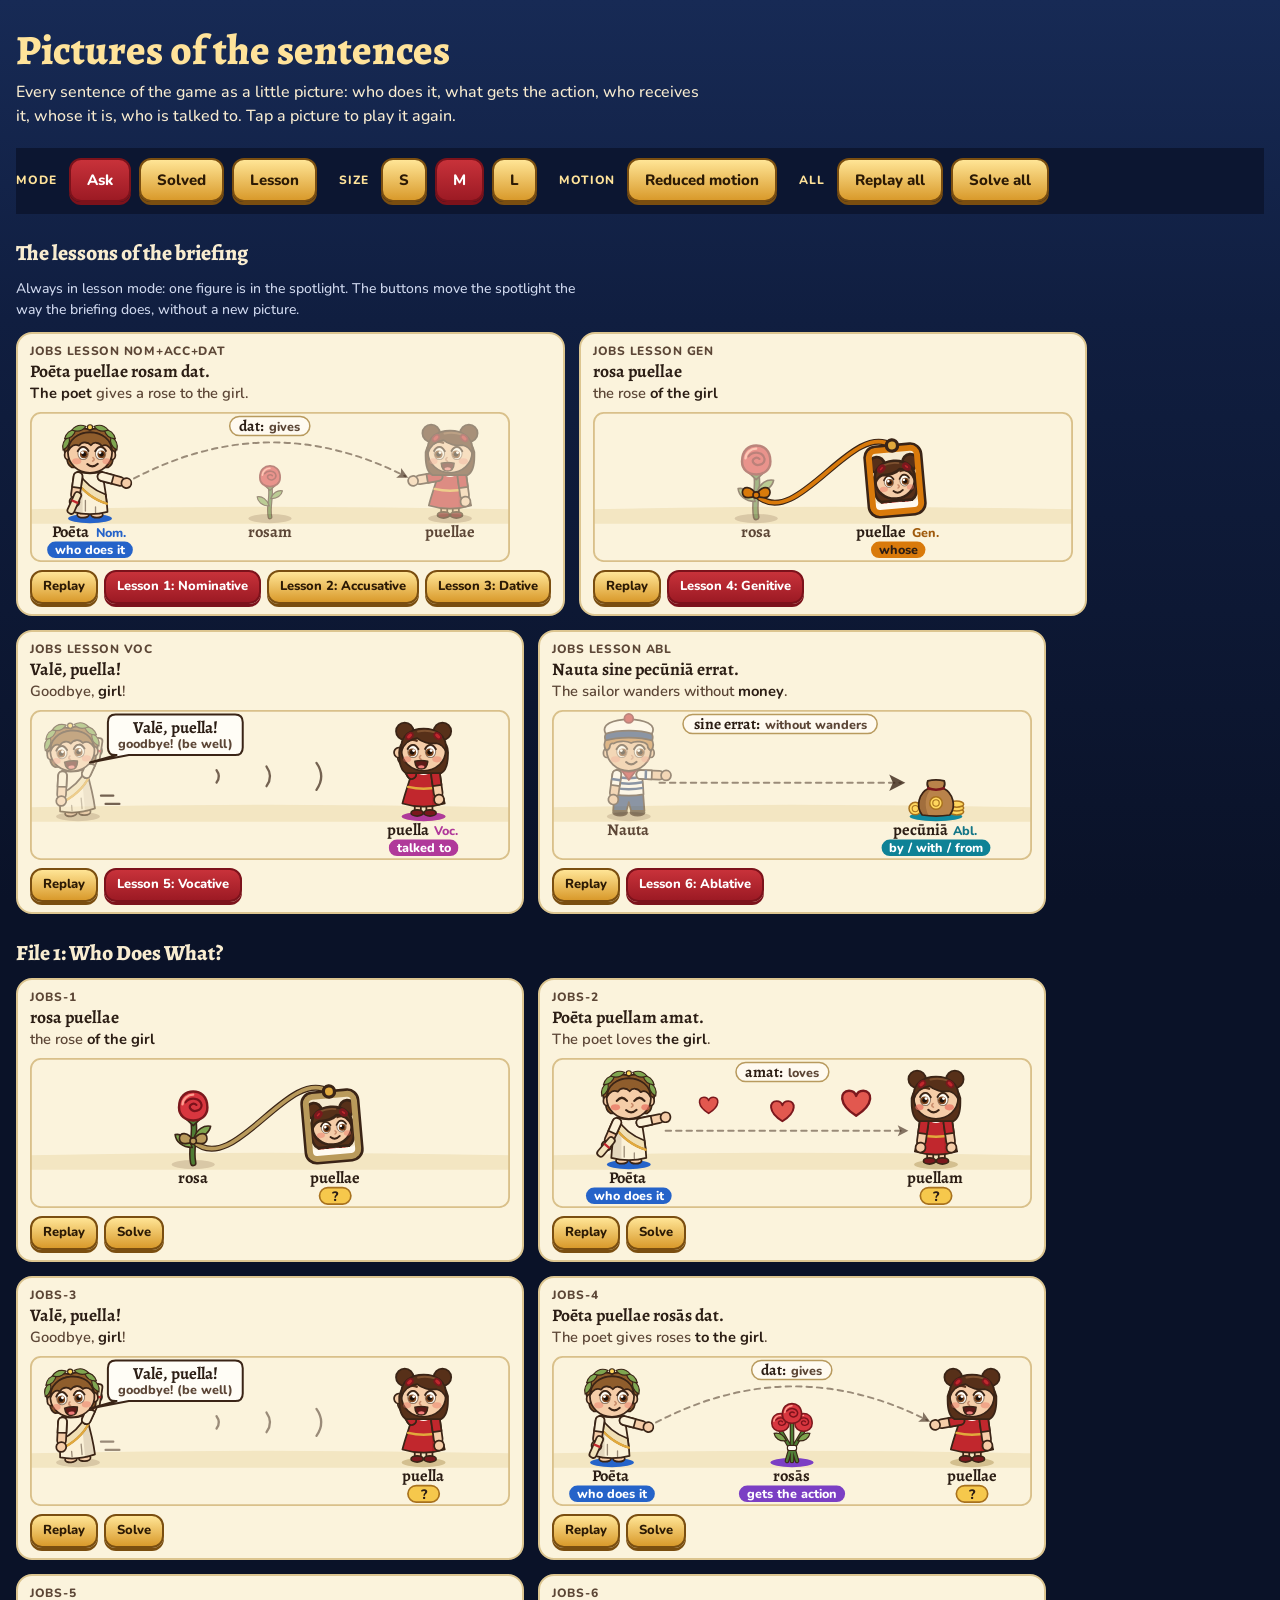
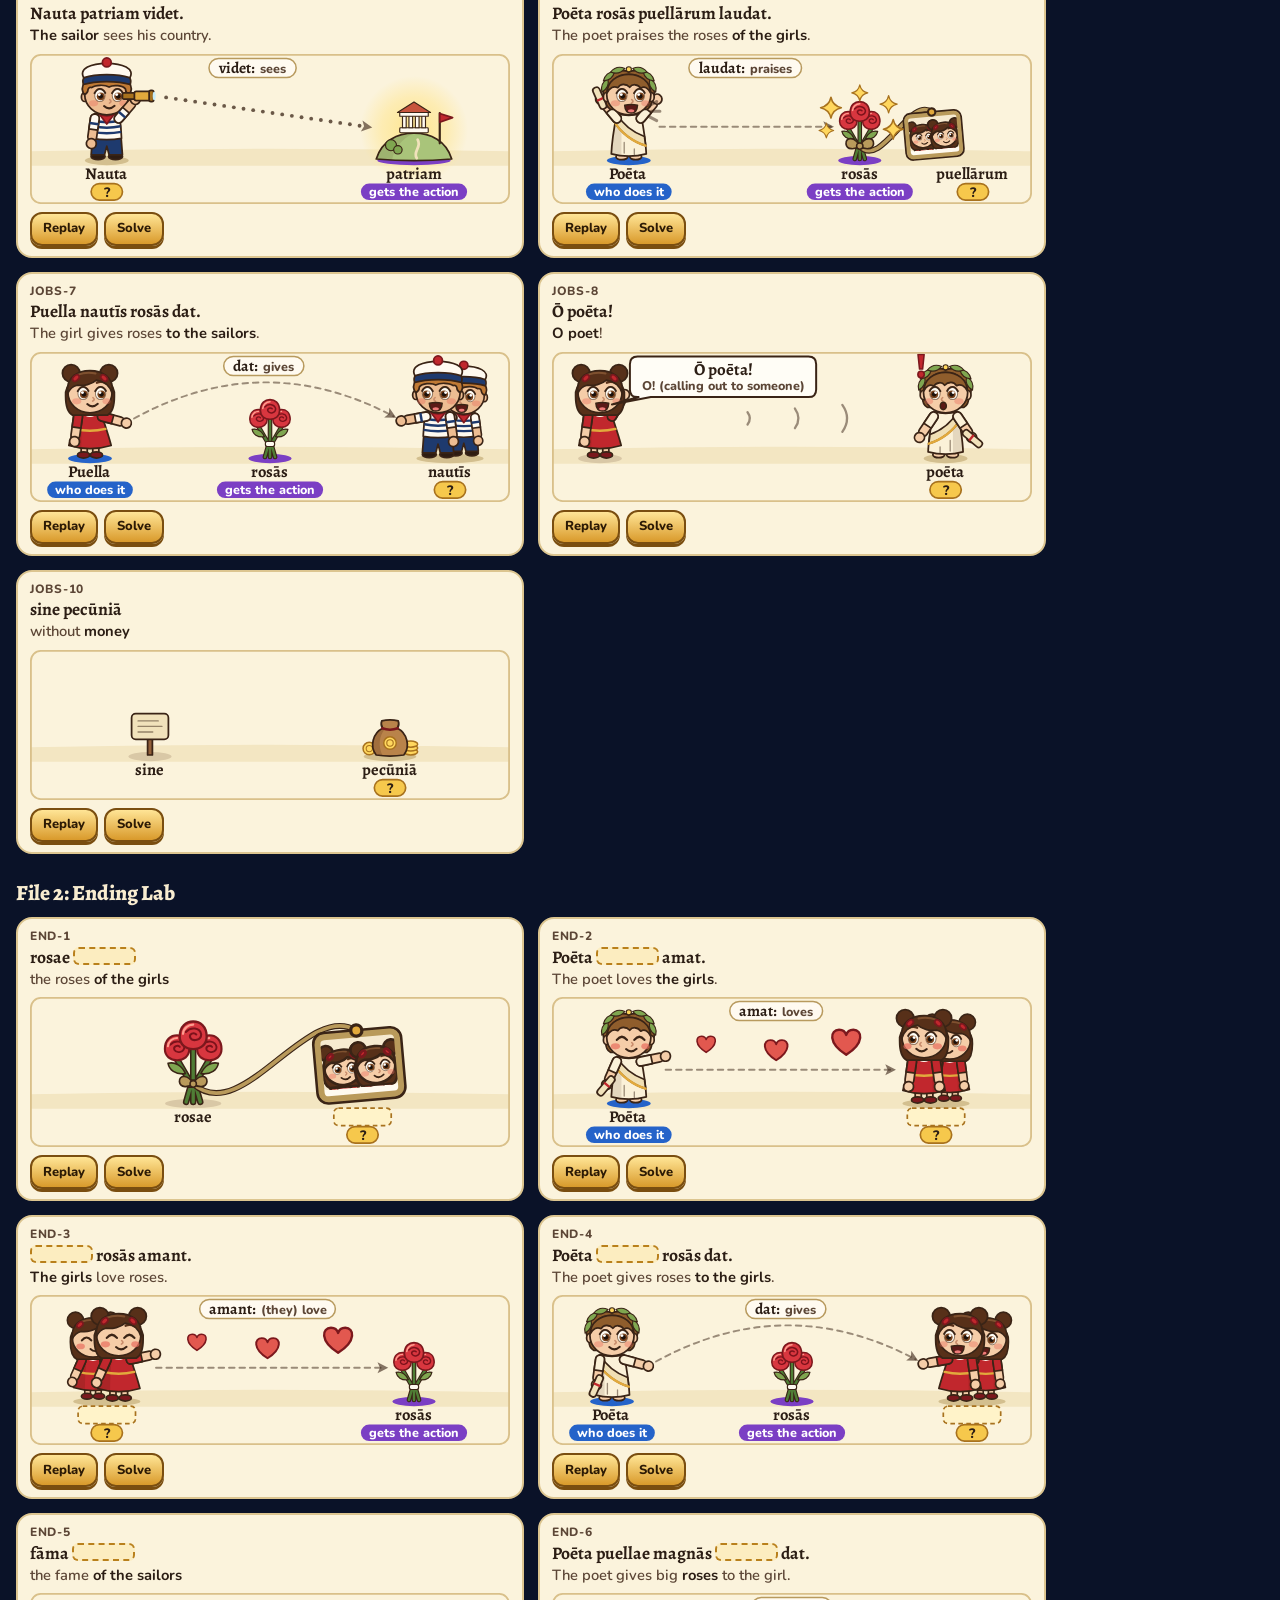
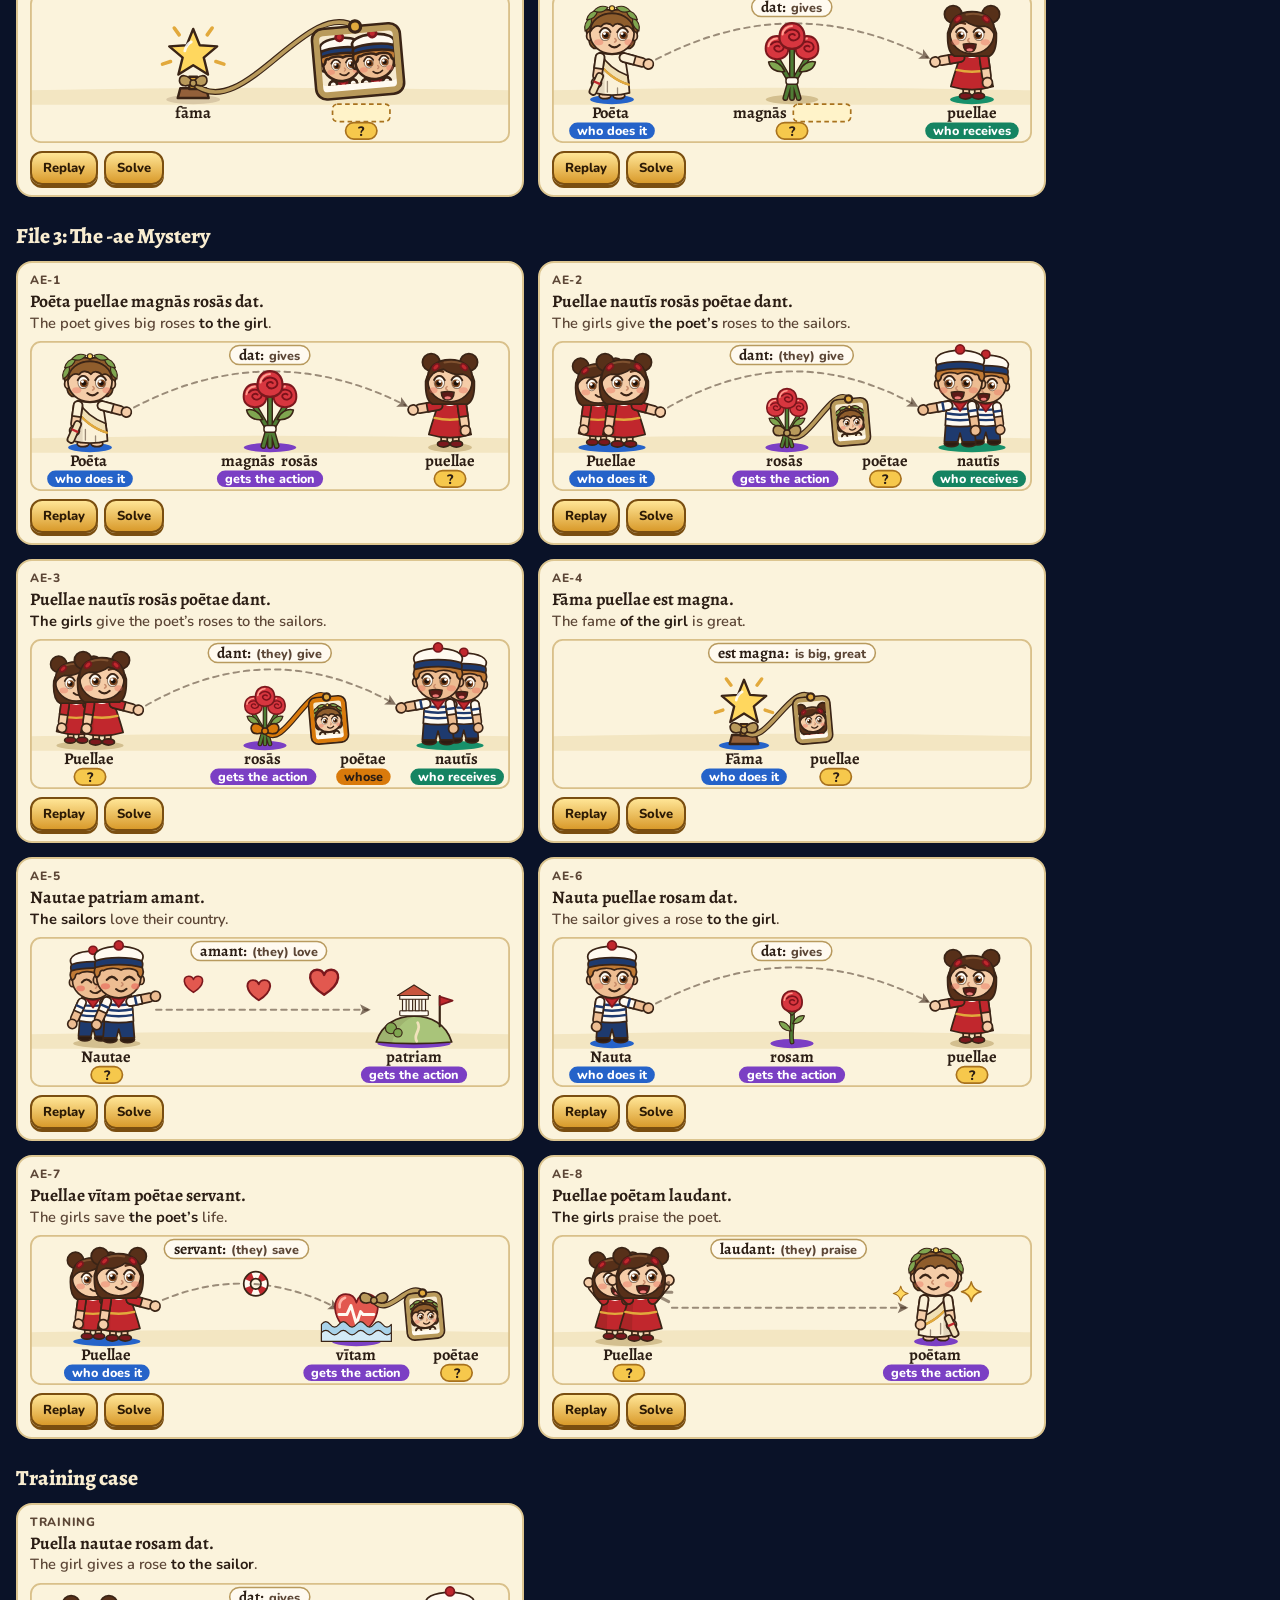
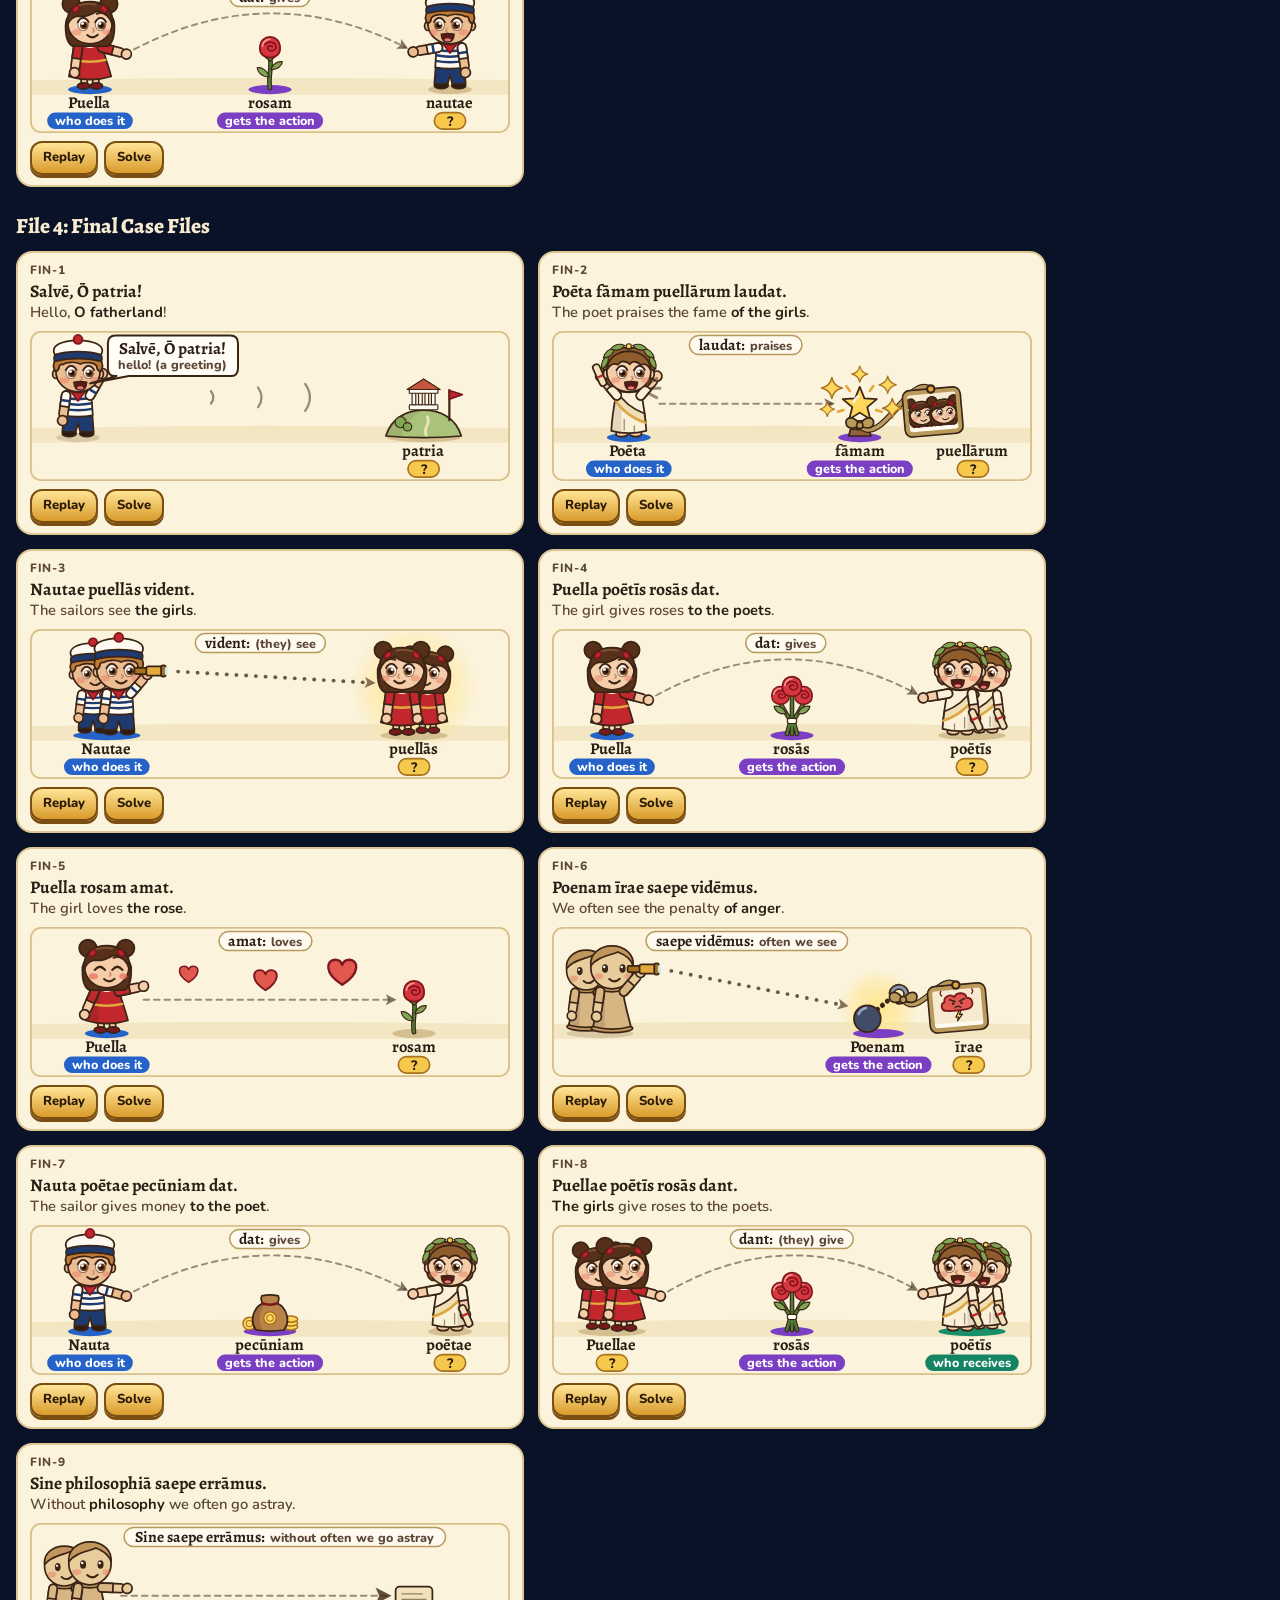
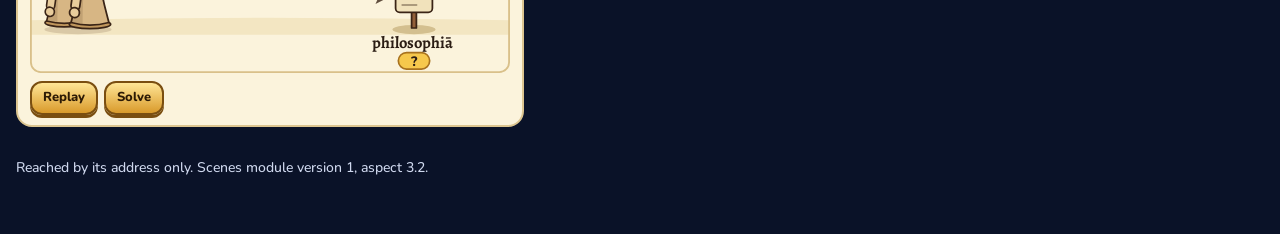
<file: case-detective/scenes-demo.html>
<!DOCTYPE html>
<html lang="en">
<head>
<meta charset="utf-8">
<meta name="viewport" content="width=device-width, initial-scale=1">
<meta name="theme-color" content="#070d1f">
<meta name="robots" content="noindex">
<title>Pictures of the sentences · every scene</title>
<link rel="icon" href="data:image/svg+xml,%3Csvg xmlns='http://www.w3.org/2000/svg' viewBox='0 0 64 64'%3E%3Crect width='64' height='64' rx='14' fill='%23b3202a'/%3E%3Ccircle cx='28' cy='28' r='14' fill='%23c6ecfa' stroke='%23e2a93c' stroke-width='6'/%3E%3Cpath d='M40 40l14 14' stroke='%232b1d14' stroke-width='8' stroke-linecap='round'/%3E%3C/svg%3E">
<style>
  @font-face { font-family: "Nunito Variable"; font-style: normal; font-display: swap; font-weight: 200 1000; src: url(fonts/nunito-latin-ext-wght-normal.woff2) format("woff2-variations"); unicode-range: U+0100-02BA,U+02BD-02C5,U+02C7-02CC,U+02CE-02D7,U+02DD-02FF,U+0304,U+0308,U+0329,U+1D00-1DBF,U+1E00-1E9F,U+1EF2-1EFF,U+2020,U+20A0-20AB,U+20AD-20C0,U+2113,U+2C60-2C7F,U+A720-A7FF; }
  @font-face { font-family: "Nunito Variable"; font-style: normal; font-display: swap; font-weight: 200 1000; src: url(fonts/nunito-latin-wght-normal.woff2) format("woff2-variations"); unicode-range: U+0000-00FF,U+0131,U+0152-0153,U+02BB-02BC,U+02C6,U+02DA,U+02DC,U+0304,U+0308,U+0329,U+2000-206F,U+20AC,U+2122,U+2191,U+2193,U+2212,U+2215,U+FEFF,U+FFFD; }
  @font-face { font-family: "Alegreya Variable"; font-style: normal; font-display: swap; font-weight: 400 900; src: url(fonts/alegreya-latin-ext-wght-normal.woff2) format("woff2-variations"); unicode-range: U+0100-02BA,U+02BD-02C5,U+02C7-02CC,U+02CE-02D7,U+02DD-02FF,U+0304,U+0308,U+0329,U+1D00-1DBF,U+1E00-1E9F,U+1EF2-1EFF,U+2020,U+20A0-20AB,U+20AD-20C0,U+2113,U+2C60-2C7F,U+A720-A7FF; }
  @font-face { font-family: "Alegreya Variable"; font-style: normal; font-display: swap; font-weight: 400 900; src: url(fonts/alegreya-latin-wght-normal.woff2) format("woff2-variations"); unicode-range: U+0000-00FF,U+0131,U+0152-0153,U+02BB-02BC,U+02C6,U+02DA,U+02DC,U+0304,U+0308,U+0329,U+2000-206F,U+20AC,U+2122,U+2191,U+2193,U+2212,U+2215,U+FEFF,U+FFFD; }
  :root {
    --night-1: #0c1630; --night-2: #13244a; --night-3: #1e3a6e;
    --parch: #fbf3dc; --parch-3: #dcc590; --cream: #f8ecd0; --ink: #2b1d14; --ink-2: #5c4636;
    --brass-lt: #ffe39a; --brass-ink: #2c1a05; --red-dk: #7c121b;
    --f-ui: "Nunito Variable", system-ui, -apple-system, "Segoe UI", Roboto, "Helvetica Neue", Arial, sans-serif;
    --f-serif: "Alegreya Variable", Georgia, "Times New Roman", serif;
  }
  * { box-sizing: border-box; }
  html { -webkit-text-size-adjust: 100%; }
  body {
    margin: 0; padding: 0 0 56px; color: var(--cream); font: 500 16px/1.5 var(--f-ui); -webkit-font-smoothing: antialiased;
    background: var(--night-1) linear-gradient(180deg, #172a55 0, #101e40 320px, #0a1228 900px) no-repeat; min-height: 100vh;
  }
  .wrap { max-width: 1400px; margin: 0 auto; padding: 0 16px; }
  header.top { padding: 28px 0 8px; }
  h1 { margin: 0 0 6px; font: 800 clamp(1.8rem, 5vw, 2.6rem)/1.1 var(--f-serif); color: var(--brass-lt); }
  h2 { margin: 26px 0 12px; font: 800 1.35rem/1.2 var(--f-serif); color: var(--cream); }
  p { margin: 0 0 12px; max-width: 70ch; }
  button {
    font: 800 15px/1.2 var(--f-ui); min-height: 44px; padding: 9px 16px; border-radius: 12px; cursor: pointer; color: var(--brass-ink);
    border: 2px solid #7a4e10; background: linear-gradient(180deg, #ffe596, #d99a2b); box-shadow: 0 3px 0 #7a4e10; -webkit-tap-highlight-color: transparent;
  }
  button:active { transform: translateY(2px); box-shadow: 0 1px 0 #7a4e10; }
  button.small { min-height: 34px; padding: 5px 11px; font-size: 13px; }
  button[aria-pressed="true"] { color: #fff; background: linear-gradient(180deg, #c8323a, #9c1a24); border-color: var(--red-dk); box-shadow: 0 3px 0 var(--red-dk); }
  button:focus-visible { outline: 3px solid var(--brass-lt); outline-offset: 3px; }
  .bar { position: sticky; top: 0; z-index: 5; display: flex; flex-wrap: wrap; gap: 14px 22px; padding: 10px 0 12px; background: rgba(12, 22, 48, .94); }
  .group { display: flex; flex-wrap: wrap; align-items: center; gap: 8px; }
  .group > span { font: 800 12px/1.2 var(--f-ui); letter-spacing: .08em; text-transform: uppercase; color: var(--brass-lt); margin-right: 4px; }
  .grid { display: flex; flex-wrap: wrap; gap: 14px; }
  .cell { padding: 10px 12px 10px; border-radius: 16px; border: 2px solid var(--parch-3); background: var(--parch); color: var(--ink); }
  .cell h3 { margin: 0 0 2px; font: 800 12px/1.2 var(--f-ui); letter-spacing: .06em; text-transform: uppercase; color: var(--ink-2); }
  .la { margin: 0; font: 700 1.1rem/1.35 var(--f-serif); }
  .en { margin: 0 0 8px; font: 600 .92rem/1.35 var(--f-ui); color: var(--ink-2); }
  .en b { color: var(--ink); }
  .slot { display: inline-block; min-width: 3.6em; height: 1.05em; vertical-align: -.12em; border: 2px dashed #b9801c; border-radius: 6px; background: rgba(255, 224, 138, .34); }
  .stage { line-height: 0; }
  .ctl { display: flex; flex-wrap: wrap; gap: 6px; margin-top: 8px; }
  .note { margin: 0 0 12px; font-size: 14px; color: #cfd8ee; }
  footer { margin-top: 30px; font-size: 14px; color: #cfd8ee; }
  /* on a 360 px phone a picture of size S is exactly 328 px wide, as in the game */
  @media (max-width: 720px) { .bar { position: static; } } /* four rows of buttons would cover a phone's screen */
  @media (max-width: 480px) { .wrap { padding: 0 8px; } .grid { gap: 10px; } .cell { padding: 10px 6px; } .cell h3, .la, .en, .ctl { padding: 0 4px; } }
</style>
</head>
<body>
<div class="wrap">
  <header class="top">
    <h1>Pictures of the sentences</h1>
    <p>Every sentence of the game as a little picture: who does it, what gets the action, who receives it, whose it is, who is talked to. Tap a picture to play it again.</p>
  </header>
  <div class="bar" id="bar">
    <div class="group" role="group" aria-label="Mode"><span>Mode</span>
      <button type="button" data-mode="ask" aria-pressed="true">Ask</button>
      <button type="button" data-mode="solved" aria-pressed="false">Solved</button>
      <button type="button" data-mode="lesson" aria-pressed="false">Lesson</button>
    </div>
    <div class="group" role="group" aria-label="Size"><span>Size</span>
      <button type="button" data-size="s" aria-pressed="false">S</button>
      <button type="button" data-size="m" aria-pressed="true">M</button>
      <button type="button" data-size="l" aria-pressed="false">L</button>
    </div>
    <div class="group" role="group" aria-label="Motion"><span>Motion</span>
      <button type="button" id="still" aria-pressed="false">Reduced motion</button>
    </div>
    <div class="group" role="group" aria-label="All pictures"><span>All</span>
      <button type="button" id="replay">Replay all</button>
      <button type="button" id="solveall">Solve all</button>
    </div>
  </div>
  <main id="main"></main>
  <footer>Reached by its address only. Scenes module version <span id="ver"></span>, aspect <span id="asp"></span>.</footer>
</div>
<script src="js/data.js"></script>
<script src="js/scenes.js"></script>
<script>
(function () {
  "use strict";
  var D = window.CD_DATA, S = window.Scenes, main = document.getElementById("main");
  var WIDTH = { s: 328, m: 480, l: 640 };
  var state = { mode: "ask", size: "m" };
  var cards = [];
  window.__cards = cards;
  document.getElementById("ver").textContent = S.version;
  document.getElementById("asp").textContent = S.aspect;

  function el(tag, cls, text) { var e = document.createElement(tag); if (cls) { e.className = cls; } if (text != null) { e.textContent = text; } return e; }
  function button(text, fn) { var b = el("button", "small", text); b.type = "button"; b.onclick = fn; return b; }
  function plain(html) { var d = document.createElement("div"); d.innerHTML = html || ""; return d.textContent; }
  function target(words) { for (var i = 0; i < words.length; i++) { if (words[i].t) { return i; } } return -1; }
  /* the Latin line: the target is a slot while the question is open and has a gap */
  function latin(box, words, hideTarget) {
    box.textContent = "";
    words.forEach(function (w, i) {
      if (i) { box.appendChild(document.createTextNode(" ")); }
      if (w.t && hideTarget) { box.appendChild(el("span", "slot")); } else { box.appendChild(document.createTextNode(w.w)); }
      if (w.after) { box.appendChild(document.createTextNode(w.after)); }
    });
  }

  function card(parent, item) {
    var c = el("div", "cell"), rec = { id: item.id, item: item, ctrl: null, mode: null, stage: el("div", "stage"), la: el("p", "la"), en: el("p", "en"), ctl: el("div", "ctl") };
    c.appendChild(el("h3", null, item.id)); c.appendChild(rec.la); c.appendChild(rec.en); c.appendChild(rec.stage); c.appendChild(rec.ctl);
    parent.appendChild(c);
    cards.push(rec);
    build(rec);
  }
  /* the buttons under a picture: replay; solve while the question is open; in a lesson, where the spotlight goes */
  function controls(rec) {
    var it = rec.item, ctl = rec.ctl, spots = [];
    function spot(text, i, pressed, translation) {
      var b = button(text, function () {
        rec.ctrl.setTarget(i);
        if (translation) { rec.en.innerHTML = translation; }
        spots.forEach(function (x) { x.setAttribute("aria-pressed", x === b ? "true" : "false"); });
      });
      b.setAttribute("aria-pressed", pressed ? "true" : "false");
      spots.push(b);
      ctl.appendChild(b);
    }
    ctl.textContent = "";
    if (!rec.ctrl) { return; }
    ctl.appendChild(button("Replay", function () { rec.ctrl.replay(); }));
    if (rec.mode === "ask") {
      ctl.appendChild(button("Solve", function () { rec.ctrl.solve(); rec.mode = "solved"; latin(rec.la, it.words, false); controls(rec); }));
    } else if (rec.mode === "lesson" && it.steps) {
      /* the briefing: one picture, and each lesson moves the spotlight */
      it.steps.forEach(function (st, n) { spot("Lesson " + st.n + ": " + D.cases[st.k].name, st.t, n === 0, st.translation); });
    } else if (rec.mode === "lesson") {
      it.words.forEach(function (w, i) { if (w.r && w.r !== "verb") { spot("Spotlight " + w.w, i, !!w.t); } });
    }
  }
  function build(rec) {
    var it = rec.item;
    if (rec.ctrl) { rec.ctrl.destroy(); }
    rec.stage.textContent = "";
    rec.mode = it.steps ? "lesson" : state.mode;
    rec.en.innerHTML = it.translation || "";
    latin(rec.la, it.words, rec.mode === "ask" && it.gap);
    rec.stage.style.width = WIDTH[state.size] + "px";
    rec.stage.style.maxWidth = "100%";
    rec.ctrl = null;
    if (S.canDraw(it.words, it.scene || null)) {
      rec.ctrl = S.create(it.words, { cases: D.cases, hints: it.scene || null, mode: rec.mode, gap: !!it.gap, size: state.size, alt: plain(it.translation) });
      rec.stage.appendChild(rec.ctrl.el);
    } else { rec.stage.appendChild(el("p", "en", "(no picture)")); }
    controls(rec);
  }
  function section(title, note, items) {
    if (!items.length) { return; }
    main.appendChild(el("h2", null, title));
    if (note) { main.appendChild(el("p", "note", note)); }
    var g = el("div", "grid");
    main.appendChild(g);
    items.forEach(function (it) { card(g, it); });
  }

  /* the lessons of the briefings: lessons in a row that use the same sentence share one picture, as in the game */
  var lessons = [], count = 0;
  D.files.forEach(function (f) {
    (f.briefing || []).forEach(function (b) {
      var L = b.lesson, last = lessons[lessons.length - 1], key, step;
      if (!L || !L.words) { return; }
      key = f.id + "|" + L.words.map(function (w) { return w.w + (w.after || ""); }).join(" ");
      step = { n: ++count, k: L.k, t: target(L.words), translation: L.translation };
      if (last && last.key === key) { last.steps.push(step); last.id += "+" + L.k; return; }
      lessons.push({ id: f.id + " lesson " + L.k, key: key, words: L.words, translation: L.translation, scene: L.scene, steps: [step] });
    });
  });
  section("The lessons of the briefing", "Always in lesson mode: one figure is in the spotlight. The buttons move the spotlight the way the briefing does, without a new picture.", lessons);
  D.files.forEach(function (f) {
    var qs = f.questions.filter(function (q) { return q.words && q.words.length; }).map(function (q) {
      return { id: q.id, words: q.words, translation: q.translation, scene: q.scene, gap: q.gap };
    });
    section("File " + f.n + ": " + f.title, "", qs);
    if (f.training && f.training.words) { section("Training case", "", [{ id: "training", words: f.training.words, translation: f.training.translation, scene: f.training.scene, gap: f.training.gap }]); }
  });

  function press(sel, on) { Array.prototype.forEach.call(document.querySelectorAll(sel), function (b) { b.setAttribute("aria-pressed", on(b) ? "true" : "false"); }); }
  function setMode(m) { state.mode = m; press("[data-mode]", function (x) { return x.dataset.mode === m; }); cards.forEach(build); }
  function setSize(s) {
    state.size = s; press("[data-size]", function (x) { return x.dataset.size === s; });
    cards.forEach(function (r) { r.stage.style.width = WIDTH[s] + "px"; if (r.ctrl) { r.ctrl.setSize(s); } });
  }
  Array.prototype.forEach.call(document.querySelectorAll("[data-mode]"), function (b) { b.onclick = function () { setMode(b.dataset.mode); }; });
  Array.prototype.forEach.call(document.querySelectorAll("[data-size]"), function (b) { b.onclick = function () { setSize(b.dataset.size); }; });
  document.getElementById("still").onclick = function () {
    var on = !document.body.classList.contains("scn-still");
    document.body.classList.toggle("scn-still", on);
    this.setAttribute("aria-pressed", on ? "true" : "false");
    cards.forEach(function (r) { if (r.ctrl) { r.ctrl.replay(); } });
  };
  document.getElementById("replay").onclick = function () { cards.forEach(function (r) { if (r.ctrl) { r.ctrl.replay(); } }); };
  document.getElementById("solveall").onclick = function () {
    cards.forEach(function (r) { if (r.ctrl && r.mode === "ask") { r.ctrl.solve(); r.mode = "solved"; latin(r.la, r.item.words, false); controls(r); } });
  };
  /* for the check scripts in ../scenes/ */
  window.__demo = { state: state, build: build, setMode: setMode, setSize: setSize };
})();
</script>
</body>
</html>
</file>
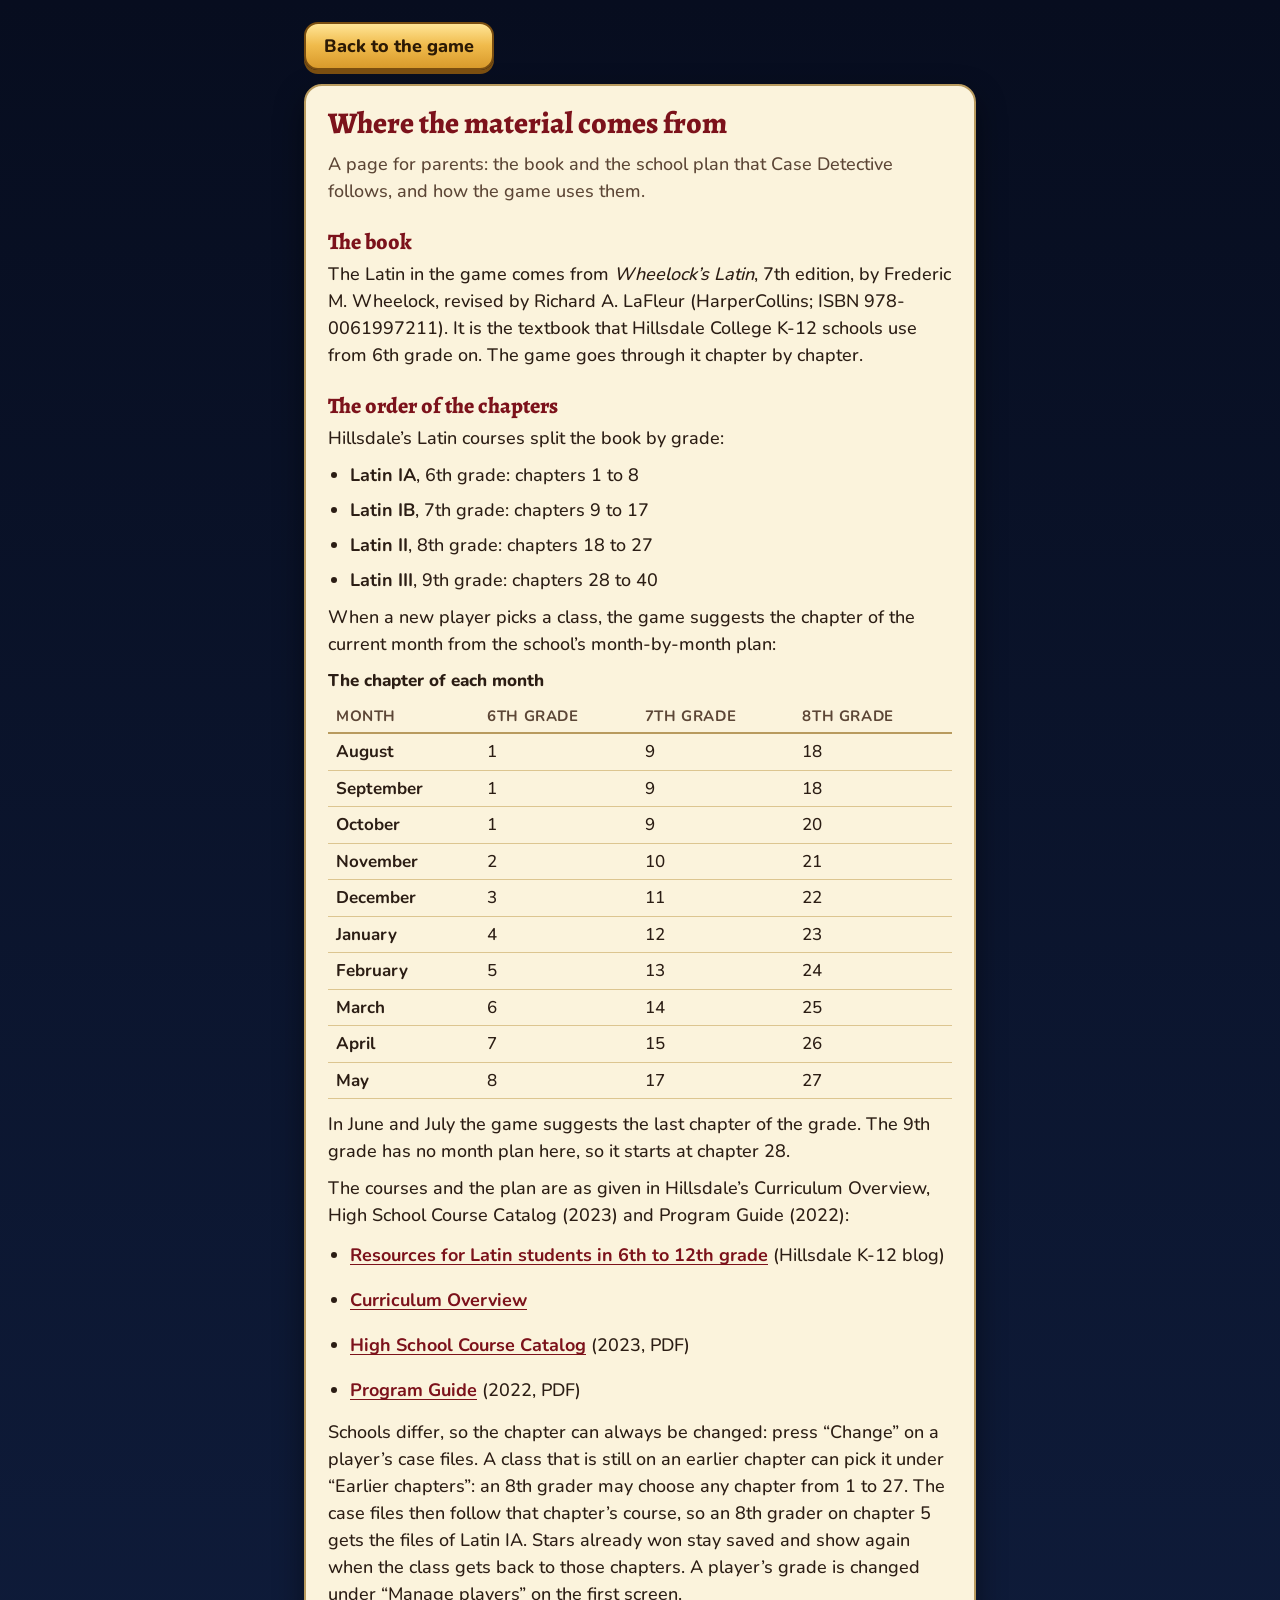
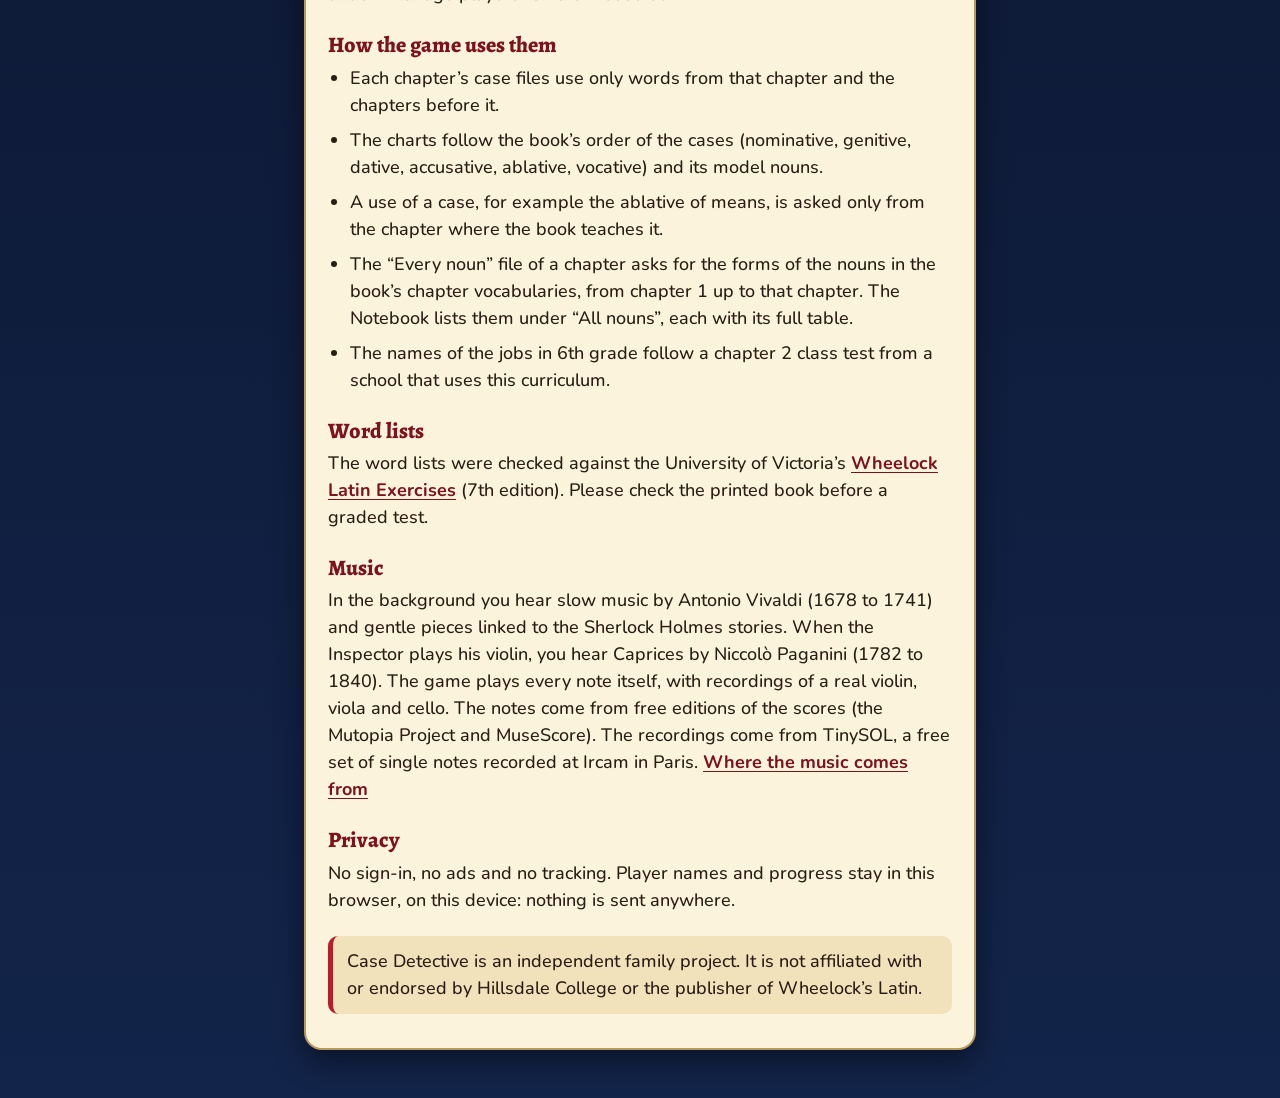
<file: case-detective/sources.html>
<!doctype html>
<html lang="en">
<head>
<meta charset="utf-8">
<meta name="viewport" content="width=device-width, initial-scale=1">
<title>Where the material comes from | Case Detective</title>
<style>
@font-face { font-family: 'Nunito Variable'; font-style: normal; font-display: swap; font-weight: 200 1000; src: url(fonts/nunito-latin-wght-normal.woff2) format('woff2-variations'); }
@font-face { font-family: 'Alegreya Variable'; font-style: normal; font-display: swap; font-weight: 400 900; src: url(fonts/alegreya-latin-wght-normal.woff2) format('woff2-variations'); }
* { box-sizing: border-box; }
body { margin: 0; min-height: 100vh; background: linear-gradient(180deg, #070d1f, #13244a); color: #2b1d14; font: 500 18px/1.5 'Nunito Variable', system-ui, -apple-system, 'Segoe UI', Roboto, Arial, sans-serif; }
main { max-width: 700px; margin: 0 auto; padding: 22px 14px 48px; }
.card { padding: 20px 22px 24px; border: 2px solid #b89a5e; border-radius: 18px; background: #fbf3dc; box-shadow: 0 12px 30px rgba(0, 0, 0, .45); }
h1 { margin: 0 0 10px; font: 800 30px/1.15 'Alegreya Variable', Georgia, serif; color: #7c121b; }
h2 { margin: 24px 0 6px; font: 800 22px/1.2 'Alegreya Variable', Georgia, serif; color: #7c121b; }
p { margin: 0 0 10px; }
ul { margin: 0 0 10px; padding-left: 22px; }
li { margin-bottom: 8px; }
a { color: #7c121b; font-weight: 700; text-underline-offset: 3px; }
a:focus-visible { outline: 3px solid #2b1d14; outline-offset: 2px; border-radius: 4px; }
cite { font-style: italic; }
.lead { color: #5c4636; }
.back { display: inline-flex; align-items: center; min-height: 48px; margin-bottom: 14px; padding: 0 18px; border: 2px solid #7a4e10; border-radius: 14px; background: linear-gradient(180deg, #ffe596, #f0bb4c 48%, #d99a2b); color: #2c1a05; font-weight: 800; text-decoration: none; box-shadow: 0 4px 0 #7a4e10; }
.back:focus-visible { outline: 3px solid #ffe08a; outline-offset: 3px; }
/* a link in a list of links: a target of 45 px that opens up the lines only as far as it needs (from one line to
   the next 45 px, so that the targets of two links do not overlap) */
.links li { margin-bottom: 12px; }
.links a { display: inline-block; padding: 9px 0; margin: -6px 0; }
table { width: 100%; margin: 4px 0 12px; border-collapse: collapse; font-size: 17px; }
caption { margin-bottom: 6px; text-align: left; font-weight: 800; }
th, td { padding: 5px 8px; border-bottom: 1px solid #dcc590; text-align: left; }
thead th { border-bottom: 2px solid #b89a5e; color: #5c4636; font-size: 15px; letter-spacing: .04em; text-transform: uppercase; }
tbody th { font-weight: 700; }
td { font-variant-numeric: tabular-nums; }
.note { margin-top: 22px; padding: 12px 14px; border-left: 5px solid #b3202a; border-radius: 10px; background: #f1e2bb; }
@media (max-width: 380px) {
  .card { padding: 16px 14px 20px; }
  h1 { font-size: 26px; }
  th, td { padding: 5px 4px; }
}
</style>
</head>
<body>
<main>
  <a class="back" id="back" href="index.html">Back to the game</a>
  <div class="card">
    <h1>Where the material comes from</h1>
    <p class="lead">A page for parents: the book and the school plan that Case Detective follows, and how the game uses them.</p>

    <h2 id="book">The book</h2>
    <p>The Latin in the game comes from <cite>Wheelock’s Latin</cite>, 7th edition, by Frederic M. Wheelock, revised by Richard A. LaFleur (HarperCollins; ISBN 978-0061997211). It is the textbook that Hillsdale College K-12 schools use from 6th grade on. The game goes through it chapter by chapter.</p>

    <h2 id="sequence">The order of the chapters</h2>
    <p>Hillsdale’s Latin courses split the book by grade:</p>
    <ul>
      <li><b>Latin IA</b>, 6th grade: chapters 1 to 8</li>
      <li><b>Latin IB</b>, 7th grade: chapters 9 to 17</li>
      <li><b>Latin II</b>, 8th grade: chapters 18 to 27</li>
      <li><b>Latin III</b>, 9th grade: chapters 28 to 40</li>
    </ul>
    <p>When a new player picks a class, the game suggests the chapter of the current month from the school’s month-by-month plan:</p>
    <table>
      <caption>The chapter of each month</caption>
      <thead><tr><th scope="col">Month</th><th scope="col">6th grade</th><th scope="col">7th grade</th><th scope="col">8th grade</th></tr></thead>
      <tbody>
        <tr><th scope="row">August</th><td>1</td><td>9</td><td>18</td></tr>
        <tr><th scope="row">September</th><td>1</td><td>9</td><td>18</td></tr>
        <tr><th scope="row">October</th><td>1</td><td>9</td><td>20</td></tr>
        <tr><th scope="row">November</th><td>2</td><td>10</td><td>21</td></tr>
        <tr><th scope="row">December</th><td>3</td><td>11</td><td>22</td></tr>
        <tr><th scope="row">January</th><td>4</td><td>12</td><td>23</td></tr>
        <tr><th scope="row">February</th><td>5</td><td>13</td><td>24</td></tr>
        <tr><th scope="row">March</th><td>6</td><td>14</td><td>25</td></tr>
        <tr><th scope="row">April</th><td>7</td><td>15</td><td>26</td></tr>
        <tr><th scope="row">May</th><td>8</td><td>17</td><td>27</td></tr>
      </tbody>
    </table>
    <p>In June and July the game suggests the last chapter of the grade. The 9th grade has no month plan here, so it starts at chapter 28.</p>
    <p>The courses and the plan are as given in Hillsdale’s Curriculum Overview, High School Course Catalog (2023) and Program Guide (2022):</p>
    <ul class="links">
      <li><a href="https://k12blog.hillsdale.edu/resources-for-latin-students-in-6th-12th/">Resources for Latin students in 6th to 12th grade</a> (Hillsdale K-12 blog)</li>
      <li><a href="https://k12.hillsdale.edu/Curriculum/Overview">Curriculum Overview</a></li>
      <li><a href="https://k12.hillsdale.edu/getmedia/95a3b538-8f5a-4682-9f66-1f2ad9f67c50/High-School-Course-Catalog.pdf">High School Course Catalog</a> (2023, PDF)</li>
      <li><a href="https://k12.hillsdale.edu/getmedia/84355dd1-7257-4cec-b848-5fe17bfed7b6/K12-Sample-Book-List-9-22.pdf">Program Guide</a> (2022, PDF)</li>
    </ul>
    <p>Schools differ, so the chapter can always be changed: press “Change” on a player’s case files. A class that is still on an earlier chapter can pick it under “Earlier chapters”: an 8th grader may choose any chapter from 1 to 27. The case files then follow that chapter’s course, so an 8th grader on chapter 5 gets the files of Latin IA. Stars already won stay saved and show again when the class gets back to those chapters. A player’s grade is changed under “Manage players” on the first screen.</p>

    <h2 id="use">How the game uses them</h2>
    <ul>
      <li>Each chapter’s case files use only words from that chapter and the chapters before it.</li>
      <li>The charts follow the book’s order of the cases (nominative, genitive, dative, accusative, ablative, vocative) and its model nouns.</li>
      <li>A use of a case, for example the ablative of means, is asked only from the chapter where the book teaches it.</li>
      <li>The “Every noun” file of a chapter asks for the forms of the nouns in the book’s chapter vocabularies, from chapter 1 up to that chapter. The Notebook lists them under “All nouns”, each with its full table.</li>
      <li>The names of the jobs in 6th grade follow a chapter 2 class test from a school that uses this curriculum.</li>
    </ul>

    <h2 id="words">Word lists</h2>
    <p>The word lists were checked against the University of Victoria’s <a href="https://hcmc.uvic.ca/project/latin/wheelock/">Wheelock Latin Exercises</a> (7th edition). Please check the printed book before a graded test.</p>

    <h2 id="music">Music</h2>
    <p>In the background you hear slow music by Antonio Vivaldi (1678 to 1741) and gentle pieces linked to the Sherlock Holmes stories. When the Inspector plays his violin, you hear Caprices by Niccolò Paganini (1782 to 1840). The game plays every note itself, with recordings of a real violin, viola and cello. The notes come from free editions of the scores (the Mutopia Project and MuseScore). The recordings come from TinySOL, a free set of single notes recorded at Ircam in Paris. <a href="music/credits.html">Where the music comes from</a></p>

    <h2 id="privacy">Privacy</h2>
    <p>No sign-in, no ads and no tracking. Player names and progress stay in this browser, on this device: nothing is sent anywhere.</p>

    <p class="note">Case Detective is an independent family project. It is not affiliated with or endorsed by Hillsdale College or the publisher of Wheelock’s Latin.</p>
  </div>
</main>
<script>
/* The game opens this page in a tab of its own, so that a case in progress is not lost. Going back then means
   closing this tab. Opened any other way, the link simply leads to the game. */
(function () {
  var a = document.getElementById("back");
  if (!a || location.hash !== "#from-game" || history.length > 1) { return; }
  a.addEventListener("click", function (e) {
    try { window.close(); } catch (err) { /* the link does its work */ }
    if (window.closed) { e.preventDefault(); }
  });
})();
</script>
</body>
</html>
</file>
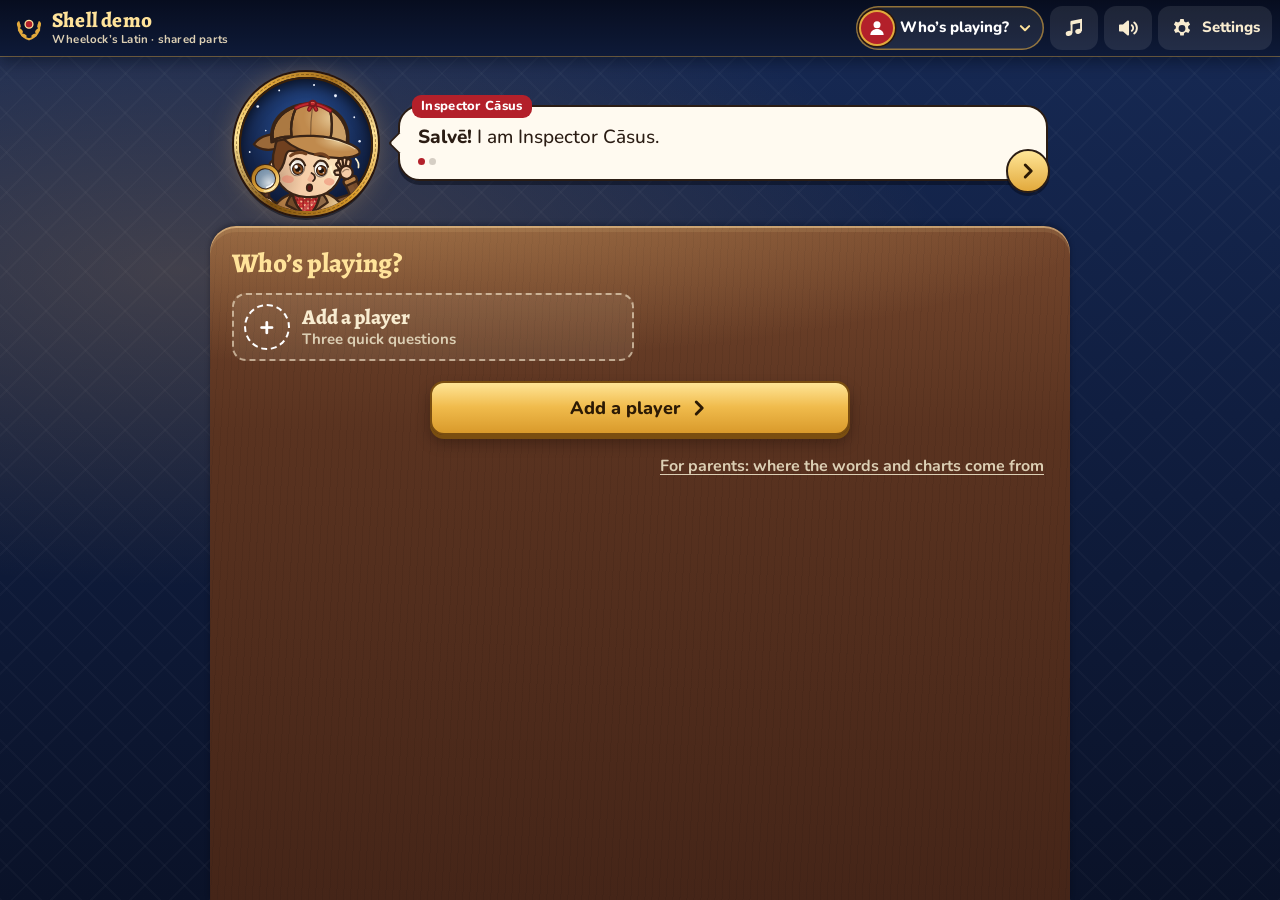
<file: latin-common/demo.html>
<!DOCTYPE html>
<html lang="en">
<head>
<meta charset="utf-8">
<meta name="viewport" content="width=device-width, initial-scale=1, viewport-fit=cover">
<meta name="robots" content="noindex">
<title>Latin games: the shared shell (demo)</title>
<meta name="theme-color" content="#070d1f">
<link rel="icon" href="data:image/svg+xml,%3Csvg xmlns='http://www.w3.org/2000/svg' viewBox='0 0 64 64'%3E%3Crect width='64' height='64' rx='14' fill='%23b3202a'/%3E%3Ccircle cx='32' cy='32' r='17' fill='none' stroke='%23e2a93c' stroke-width='6'/%3E%3C/svg%3E">
<!-- the same order as a game's index.html; the players screens are Case Detective's (js/players.js), this is their look -->
<link rel="stylesheet" href="../case-detective/css/players.css">
<link rel="stylesheet" href="css/common.css">
<style>
  /* the demo's own bits */
  .demo-sec { display: flex; flex-direction: column; gap: 10px; }
  .demo-sec + .demo-sec { margin-top: 8px; }
  .demo-row { display: flex; flex-wrap: wrap; gap: 10px; }
  .demo-row .btn { flex: 1 1 140px; }
  .demo-moods { display: flex; flex-wrap: wrap; gap: 8px; }
  .demo-moods .btn { flex: 1 1 88px; }
  .demo-pre { margin: 6px 0 0; padding: 10px; overflow: auto; max-height: 220px; border-radius: 10px; background: rgba(255, 255, 255, .6); color: var(--ink); font: 600 13px/1.4 ui-monospace, Menlo, Consolas, monospace; white-space: pre-wrap; overflow-wrap: anywhere; }
  .demo-q { font: 600 18px/1.3 var(--f-ui); }
  .demo-q b { font-family: var(--f-serif); font-size: 1.15em; }
  .demo-mode { display: flex; flex-wrap: wrap; gap: 6px; }
  .demo-mode .btn { flex: 1 1 90px; }
  .demo-mode .btn[aria-pressed="true"] { background: var(--brass-grad); color: var(--brass-ink); border-color: #7a4e10; box-shadow: 0 3px 0 #7a4e10; }
  .demo-res { min-height: 1.4em; font-weight: 800; }
</style>
</head>
<body>
<noscript><p class="noscript">This page needs JavaScript. Please turn it on and reload.</p></noscript>

<script src="js/words.js"></script>
<script src="js/charts.js"></script>
<script src="../case-detective/js/courses.js"></script>
<script src="../case-detective/js/players.js"></script>
<script src="js/players-fallback.js"></script>
<script src="js/players-words.js"></script>
<script src="../case-detective/js/detective.js"></script>
<script src="../case-detective/js/sfx.js"></script>
<script src="../case-detective/js/music.js"></script>
<script src="js/shell.js"></script>
<script>
(function () {
  "use strict";
  var S = window.LatinShell, W = window.LATIN_WORDS || { chapters: {} };
  var LOGO = '<svg viewBox="0 0 32 32" aria-hidden="true"><g fill="none" stroke="#e2a93c" stroke-width="2.2" stroke-linecap="round"><path d="M16 28C8 26 4 19 5 10"/><path d="M16 28c8-2 12-9 11-18"/></g>' +
    '<g fill="#e2a93c"><ellipse cx="5.2" cy="13" rx="1.8" ry="3.2" transform="rotate(-20 5.2 13)"/><ellipse cx="6.8" cy="19" rx="1.8" ry="3.2" transform="rotate(-45 6.8 19)"/><ellipse cx="10.5" cy="24" rx="1.8" ry="3.2" transform="rotate(-70 10.5 24)"/>' +
    '<ellipse cx="26.8" cy="13" rx="1.8" ry="3.2" transform="rotate(20 26.8 13)"/><ellipse cx="25.2" cy="19" rx="1.8" ry="3.2" transform="rotate(45 25.2 19)"/><ellipse cx="21.5" cy="24" rx="1.8" ry="3.2" transform="rotate(70 21.5 24)"/></g><circle cx="16" cy="12" r="4.2" fill="#b3202a" stroke="#ffe39a" stroke-width="1.4"/></svg>';

  function readyChapters() {
    var out = {};
    Object.keys(W.chapters || {}).forEach(function (k) { if (W.chapters[k].ready) { out[k] = true; } });
    return out;
  }

  var shell = S.mount({
    gamesHref: false,                                  /* the demo keeps the players screens on its own page */
    id: "demo",
    title: "Shell demo",
    sub: "Wheelock’s Latin · shared parts",
    logo: LOGO,
    onHome: function () { home(); },
    onSettings: function () { settings(); },
    filesIn: function () { return readyChapters(); },
    onPlayer: function (p, how) {
      home();
      if (!p) { shell.say("No player list on this page.", "think"); return; }
      var first = { added: "Welcome, <b>" + S.esc(p.name) + "</b>!", chapter: "Chapter " + p.chapter + " it is.", update: "Your chapter changed: now chapter " + p.chapter + "." }[how] || "Welcome back, <b>" + S.esc(p.name) + "</b>!";
      shell.say([first, "This page shows the parts the two games share.", "Tap the arrow, or the bubble, for my next line."], ["wave", "point", "idle"]);
    }
  });
  window.demoShell = shell;

  var progress = S.store("latinDemo.v1");

  function home() {
    var p = shell.player(), d = shell.desk;
    d.innerHTML =
      '<div class="view">' +
      '<h1 class="desk-h">The shared shell</h1>' +
      '<p class="desk-p">Everything above the wood is the shell: the top bar with the player chip, music and sound, and Inspector Cāsus in his brass frame.</p>' +

      '<section class="card tabbed demo-sec" aria-labelledby="dhBub"><span class="card-tab">Inspector</span><h2 id="dhBub">His bubble and his moods</h2>' +
      '<div class="demo-row"><button type="button" class="btn primary" data-a="lines">Three lines</button><button type="button" class="btn wood" data-a="one">One line</button></div>' +
      '<div class="demo-moods" role="group" aria-label="Moods"></div></section>' +

      '<section class="card tabbed demo-sec" aria-labelledby="dhBtn"><span class="card-tab">Buttons</span><h2 id="dhBtn">Every button style</h2>' +
      '<div class="demo-row"><button type="button" class="btn primary">Primary</button><button type="button" class="btn wood">Wood</button></div>' +
      '<div class="demo-row"><button type="button" class="btn ghost">Ghost</button><button type="button" class="btn danger">Danger</button></div>' +
      '<div class="demo-row"><button type="button" class="btn primary sm">Small</button><button type="button" class="btn wood sm">Small wood</button><button type="button" class="btn primary" disabled>Disabled</button></div>' +
      '<p>On parchment a <button type="button" class="tlink">text link</button> takes ink. <span class="chip red">chip</span> <span class="chip latin" lang="la">porta</span> <span class="stamp">Stamp</span></p></section>' +

      '<div class="demo-row"><button type="button" class="btn primary">Primary on wood</button><button type="button" class="btn wood">Wood on wood</button><button type="button" class="btn ghost">Ghost on wood</button><button type="button" class="btn danger">Danger</button></div>' +

      '<section class="card tabbed demo-sec" aria-labelledby="dhLa"><span class="card-tab">Typing Latin</span><h2 id="dhLa">Macron keys and the checker</h2>' +
      '<p class="demo-q">Type the Latin for <b>fame, rumor, reputation</b>:</p>' +
      '<div class="demo-mode" role="group" aria-label="Macrons"><button type="button" class="btn wood sm" data-m="ignored" aria-pressed="false">Ignored</button><button type="button" class="btn wood sm" data-m="light" aria-pressed="true">Light</button><button type="button" class="btn wood sm" data-m="strict" aria-pressed="false">Strict</button></div>' +
      '<form class="demo-form" novalidate><label class="sr" for="demoIn">Your answer</label><input id="demoIn" type="text" placeholder="fāma" maxlength="40">' +
      '<div class="demo-row" style="margin-top:10px"><button type="submit" class="btn primary">Check</button></div></form>' +
      '<p class="demo-res" id="demoRes" aria-live="polite"></p><p class="lpf-hint">Tip: a vowel followed by - or = turns long: <b>a-</b> gives <b lang="la">ā</b>.</p></section>' +

      '<section class="card tabbed demo-sec" aria-labelledby="dhDlg"><span class="card-tab">Dialogs</span><h2 id="dhDlg">Dialogs, sheets and toasts</h2>' +
      '<div class="demo-row"><button type="button" class="btn wood" data-a="dialog">Dialog</button><button type="button" class="btn wood" data-a="sheet">Sheet</button><button type="button" class="btn wood" data-a="toast">Toast</button></div></section>' +

      '<section class="card tabbed demo-sec" aria-labelledby="dhSt"><span class="card-tab">Storage</span><h2 id="dhSt">What the browser keeps</h2>' +
      '<p>Playing as: <b id="demoWho"></b></p>' +
      '<div class="demo-row"><button type="button" class="btn wood sm" data-a="save">Save a test score</button><button type="button" class="btn wood sm" data-a="refresh">Refresh</button></div>' +
      '<pre class="demo-pre" id="demoStore"></pre></section>' +
      '<div class="dock"><a class="tlink" href="sources.html">For parents: where the words and charts come from</a></div>' +
      "</div>";

    var moods = (window.Detective && window.Detective.MOODS) || ["idle", "wave", "think", "search", "point", "cheer", "oops", "proud"];
    var mb = d.querySelector(".demo-moods");
    moods.forEach(function (m) {
      var b = document.createElement("button");
      b.type = "button"; b.className = "btn wood sm"; b.textContent = m;
      b.addEventListener("click", function () { shell.act(m, 1800); });
      mb.appendChild(b);
    });
    on("lines", function () { shell.say(["<b>Salvē!</b> One idea a line.", "The arrow brings the <i>next</i> line.", "This is the last one: no arrow now."], ["wave", "point", "!cheer"]); });
    on("one", function () { shell.say("Just one line, so no arrow.", "think"); });
    on("dialog", function () {
      shell.dialog({ title: "Leave tonight's round?", text: "Your words keep the offices they have climbed to.", alert: true,
        buttons: [{ label: "Keep playing", kind: "primary", value: false }, { label: "Leave", kind: "danger", value: true }] })
        .then(function (v) { shell.toast(v ? "You left (demo)." : "Kept playing.", { kind: v ? "bad" : "good" }); });
    });
    on("sheet", function () {
      shell.dialog({ title: "Settings", sheet: true, html: "<p>A sheet rises from the bottom. Settings and lists go here.</p>", buttons: [{ label: "Done", kind: "primary", value: "done" }] });
    });
    on("toast", function () { shell.toast("<b>Quaestor!</b> <i>fāma</i> climbed one office.", { kind: "good" }); S.sfx("star"); });
    on("save", function () {
      var pl = shell.player(); if (!pl) { return; }
      var o = progress.load(pl.id) || { tries: 0 };
      o.tries++; o.day = S.today();
      progress.save(pl.id, o);
      showStore();
    });
    on("refresh", showStore);

    /* the macron input */
    var mode = "light", inp = d.querySelector("#demoIn"), res = d.querySelector("#demoRes");
    S.macronKeys(inp);
    Array.prototype.forEach.call(d.querySelectorAll("[data-m]"), function (b) {
      b.addEventListener("click", function () {
        mode = b.getAttribute("data-m");
        Array.prototype.forEach.call(d.querySelectorAll("[data-m]"), function (x) { x.setAttribute("aria-pressed", x === b ? "true" : "false"); });
      });
    });
    d.querySelector(".demo-form").addEventListener("submit", function (e) {
      e.preventDefault();
      var r = S.check(inp.value, ["fāma"], mode);
      inp.classList.toggle("ok", r.ok); inp.classList.toggle("no", !r.ok);
      if (!r.ok) { inp.classList.remove("shake"); void inp.offsetWidth; inp.classList.add("shake"); }
      res.innerHTML = r.ok ? (r.slip ? "Right! Mind the macrons: <i lang=\"la\">" + S.esc(r.answer) + "</i>" : "Right!") : (r.slip ? "Only the macrons are off: <i lang=\"la\">" + S.esc(r.answer) + "</i>" : "Not yet. It is <i lang=\"la\">" + S.esc(r.answer) + "</i>");
      shell.act(r.ok ? "cheer" : "oops", 1600);
      S.sfx(r.ok ? "correct" : "wrong");
    });
    showStore();
  }
  function on(a, fn) { var b = shell.desk.querySelector('[data-a="' + a + '"]'); if (b) { b.addEventListener("click", fn); } }
  function showStore() {
    var who = shell.desk.querySelector("#demoWho"), pre = shell.desk.querySelector("#demoStore"), p = shell.player();
    if (who) { who.textContent = p ? p.name + " · " + LatinPlayers.gradeLine(p, true) : "nobody"; }
    if (!pre) { return; }
    var a = null, b = null;
    try { a = localStorage.getItem(LatinPlayers.KEY); b = localStorage.getItem("latinDemo.v1"); } catch (e) { a = "(no localStorage here)"; }
    pre.textContent = LatinPlayers.KEY + " = " + a + "\n\nlatinDemo.v1 = " + b;
  }
  function settings() {
    var s = S.settings(), wrap = document.createElement("div");
    wrap.innerHTML = '<p>These follow the shared settings of every Latin game.</p><div class="demo-row" style="margin-top:10px">' +
      '<button type="button" class="btn wood" data-s="sound">Sound effects: ' + (s.sound ? "on" : "off") + '</button><button type="button" class="btn wood" data-s="music">Music: ' + (s.music ? "on" : "off") + "</button></div>";
    Array.prototype.forEach.call(wrap.querySelectorAll("[data-s]"), function (b) {
      b.addEventListener("click", function () {
        var k = b.getAttribute("data-s"), v = !S.settings()[k];
        S.set(k, v);
        b.textContent = (k === "sound" ? "Sound effects: " : "Music: ") + (v ? "on" : "off");
      });
    });
    shell.dialog({ title: "Settings", sheet: true, el: wrap, buttons: [{ label: "Done", kind: "primary" }] });
  }
  LatinPlayers.onchange(showStore);
})();
</script>
</body>
</html>
</file>
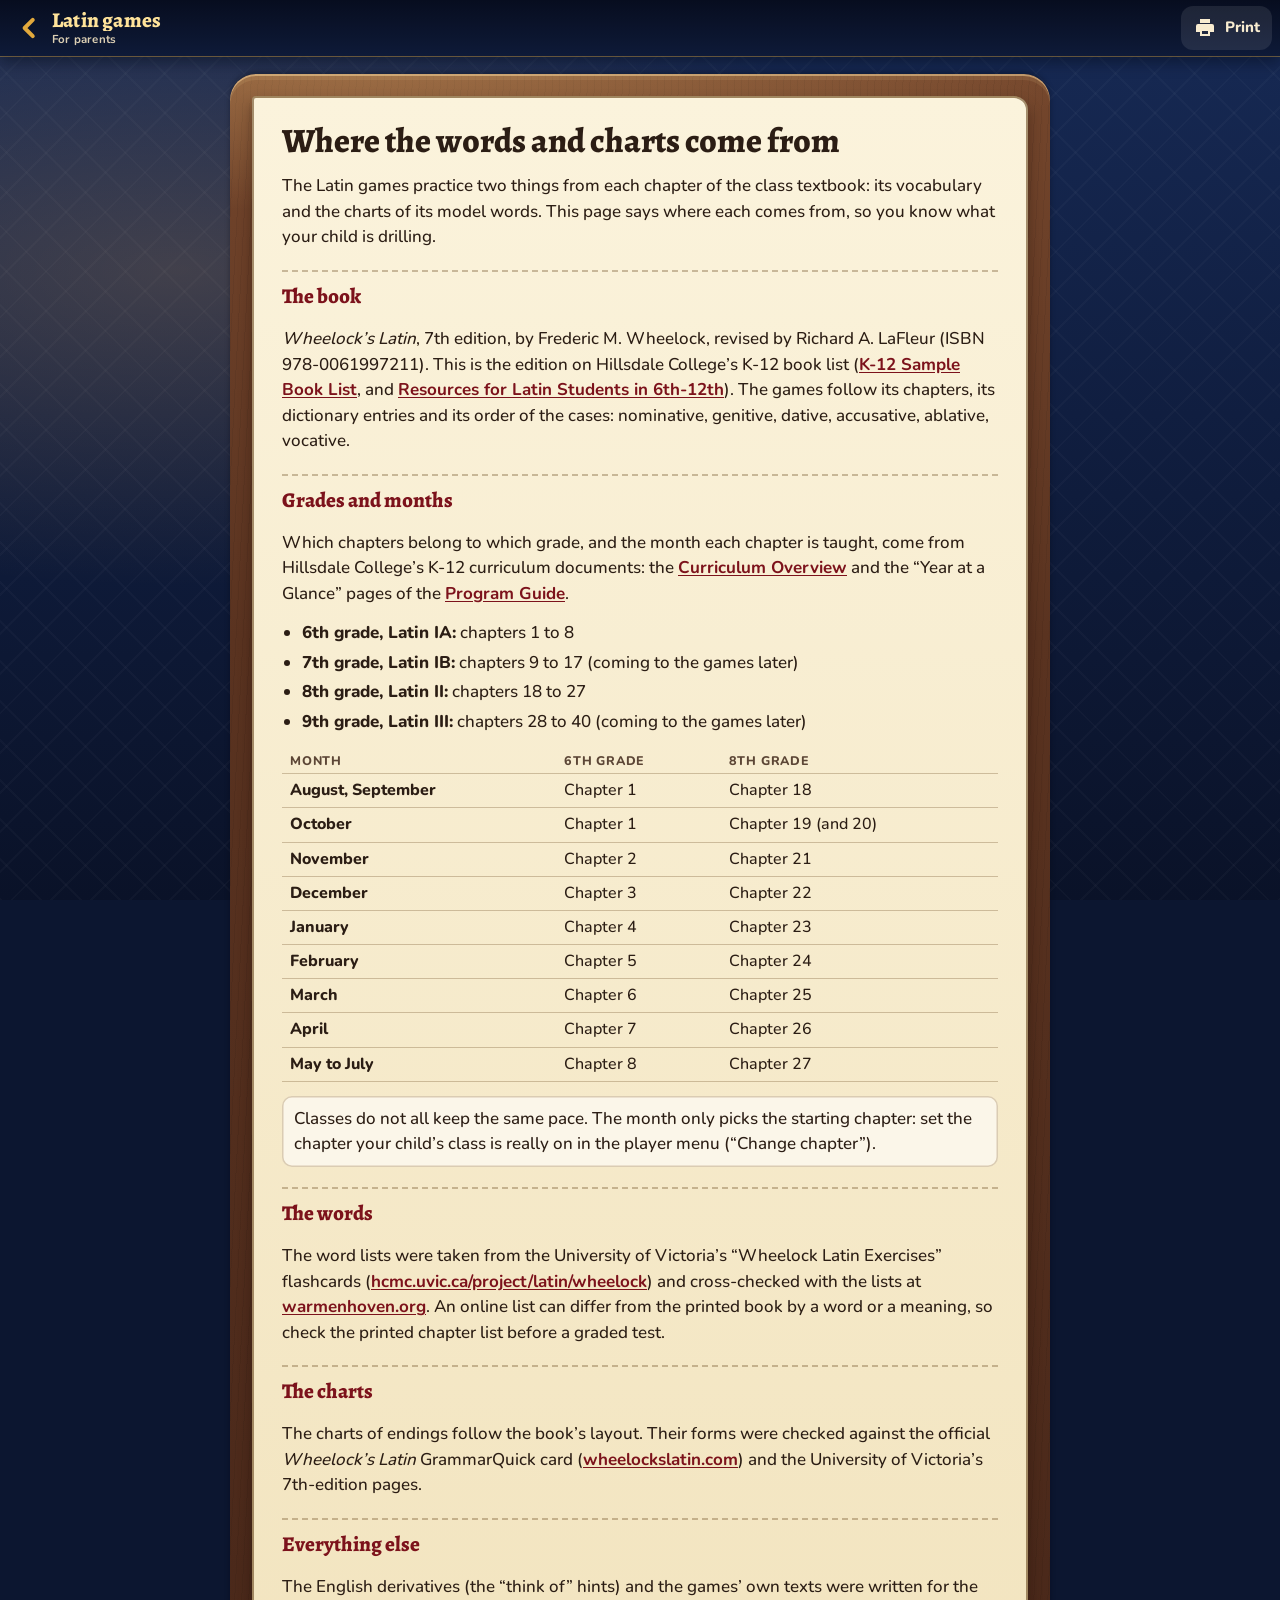
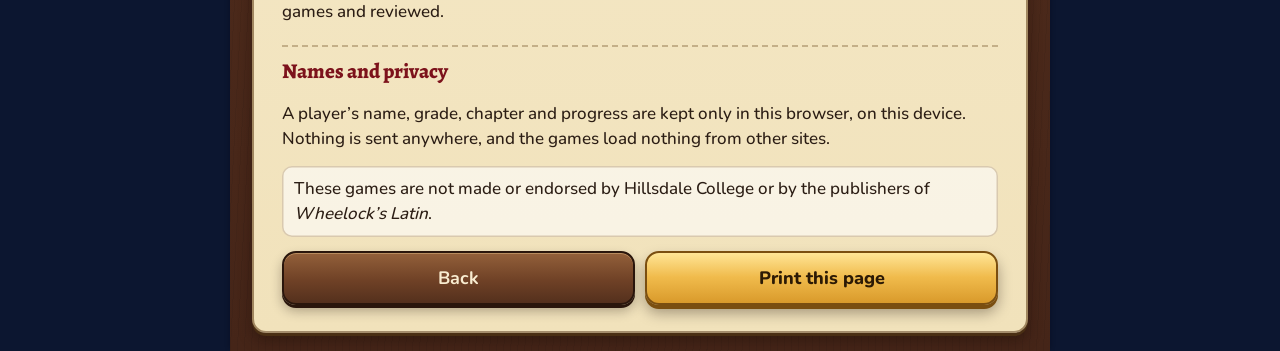
<file: latin-common/sources.html>
<!DOCTYPE html>
<html lang="en">
<head>
<meta charset="utf-8">
<meta name="viewport" content="width=device-width, initial-scale=1, viewport-fit=cover">
<title>For parents: where the words and charts come from · Latin games</title>
<meta name="description" content="The book, the school plan and the word lists behind the Latin practice games.">
<meta name="theme-color" content="#070d1f">
<link rel="icon" href="data:image/svg+xml,%3Csvg xmlns='http://www.w3.org/2000/svg' viewBox='0 0 64 64'%3E%3Crect width='64' height='64' rx='14' fill='%23b3202a'/%3E%3Ccircle cx='32' cy='32' r='17' fill='none' stroke='%23e2a93c' stroke-width='6'/%3E%3C/svg%3E">
<link rel="stylesheet" href="css/common.css">
<style>
  .src-app { position: relative; z-index: 1; display: flex; flex-direction: column; min-height: 100vh; min-height: 100dvh; --maxw: 820px; }
  .src-app .ls-desk { margin-top: 18px; }
  .src { display: flex; flex-direction: column; gap: 14px; padding: 18px 16px 20px; }
  .src h1 { font: 800 28px/1.1 var(--f-serif); color: var(--ink); }
  .src h2 { margin-top: 6px; padding-top: 12px; border-top: 2px dashed rgba(107, 74, 34, .35); font: 800 21px/1.15 var(--f-serif); color: var(--red-dk); }
  .src p, .src li { line-height: 1.5; }
  .src ul { margin: 0; padding-left: 20px; }
  .src li + li { margin-top: 4px; }
  .src a { color: var(--red-dk); font-weight: 700; text-underline-offset: 2px; overflow-wrap: anywhere; }
  .src .lead { font-size: 17px; }
  .src .note { padding: 10px 12px; border-radius: 10px; background: rgba(255, 255, 255, .6); box-shadow: inset 0 0 0 1.5px rgba(122, 78, 16, .25); }
  .src cite { font-style: italic; }
  .months { width: 100%; border-collapse: collapse; font-size: 15px; }
  .months th, .months td { padding: 5px 8px; border-bottom: 1px solid rgba(107, 74, 34, .3); text-align: left; vertical-align: top; }
  .months thead th { color: var(--ink-2); font: 800 12.5px/1.2 var(--f-ui); letter-spacing: .8px; text-transform: uppercase; }
  .months tbody th { font-weight: 800; }
  @media (max-width: 379.98px) { .months th, .months td { padding: 5px 5px; } .months { font-size: 14px; } }
  .tbl-wrap { overflow-x: auto; }
  .src-foot { display: flex; flex-wrap: wrap; gap: 10px; }
  .src-foot .btn { flex: 1 1 160px; }
  @media (min-width: 600px) {
    .src { padding: 24px 28px 26px; }
    .src h1 { font-size: 34px; }
    .src p, .src li { font-size: 17px; }
    .months { font-size: 16px; }
  }
  @media print {
    .src-app .ls-desk { margin: 0; }
    .src { padding: 0; }
    .src .note { background: none; box-shadow: none; border: 1px solid #000; }
    .src h2 { color: #000; border-top-color: #000; }
    .src a { color: #000; font-weight: 400; }
    .src a[href^="http"]::after { content: " (" attr(href) ")"; font-size: 9pt; overflow-wrap: anywhere; }
    .months th, .months td { border-bottom-color: #000; }
  }
</style>
</head>
<body>
<div class="wall" aria-hidden="true"></div>
<div class="src-app">
  <header class="topbar">
    <a class="logo logo-btn" href="../index.html" id="back" style="text-decoration:none">
      <span class="logo-ic" aria-hidden="true"><svg viewBox="0 0 24 24"><path fill="none" stroke="currentColor" stroke-width="3.2" stroke-linecap="round" stroke-linejoin="round" d="M15 5.5L8.5 12l6.5 6.5"/></svg></span>
      <span class="logo-t"><span class="logo-name">Latin games</span><small class="logo-sub">For parents</small></span>
    </a>
    <div class="tb-mid"></div>
    <button type="button" class="tb-btn" id="printBtn"><svg class="ic" viewBox="0 0 24 24" aria-hidden="true"><path fill="currentColor" d="M7 3h10v4H7zM5 8h14a2 2 0 0 1 2 2v6h-4v4H7v-4H3v-6a2 2 0 0 1 2-2zm4 7v3h6v-3z"/></svg><span class="tb-lab">Print</span><span class="sr">Print this page</span></button>
  </header>

  <main class="ls-desk">
    <article class="card src">
      <h1>Where the words and charts come from</h1>
      <p class="lead">The Latin games practice two things from each chapter of the class textbook: its vocabulary and the charts of its model words. This page says where each comes from, so you know what your child is drilling.</p>

      <h2>The book</h2>
      <p><cite>Wheelock’s Latin</cite>, 7th edition, by Frederic M. Wheelock, revised by Richard A. LaFleur (ISBN 978-0061997211). This is the edition on Hillsdale College’s K-12 book list (<a href="https://k12.hillsdale.edu/getmedia/84355dd1-7257-4cec-b848-5fe17bfed7b6/K12-Sample-Book-List-9-22.pdf">K-12 Sample Book List</a>, and <a href="https://k12blog.hillsdale.edu/resources-for-latin-students-in-6th-12th/">Resources for Latin Students in 6th-12th</a>). The games follow its chapters, its dictionary entries and its order of the cases: nominative, genitive, dative, accusative, ablative, vocative.</p>

      <h2>Grades and months</h2>
      <p>Which chapters belong to which grade, and the month each chapter is taught, come from Hillsdale College’s K-12 curriculum documents: the <a href="https://k12.hillsdale.edu/Curriculum/Overview">Curriculum Overview</a> and the “Year at a Glance” pages of the <a href="https://www.azed.gov/sites/default/files/2018/09/Hillsdale%20Program%20Guide,%20Scope%20and%20Sequence,%20%20version%201.0.pdf">Program Guide</a>.</p>
      <ul>
        <li><b>6th grade, Latin IA:</b> chapters 1 to 8</li>
        <li><b>7th grade, Latin IB:</b> chapters 9 to 17 (coming to the games later)</li>
        <li><b>8th grade, Latin II:</b> chapters 18 to 27</li>
        <li><b>9th grade, Latin III:</b> chapters 28 to 40 (coming to the games later)</li>
      </ul>
      <div class="tbl-wrap">
        <table class="months">
          <caption class="sr">The chapter a new player starts on, by month</caption>
          <thead><tr><th scope="col">Month</th><th scope="col">6th grade</th><th scope="col">8th grade</th></tr></thead>
          <tbody>
            <tr><th scope="row">August, September</th><td>Chapter 1</td><td>Chapter 18</td></tr>
            <tr><th scope="row">October</th><td>Chapter 1</td><td>Chapter 19 (and 20)</td></tr>
            <tr><th scope="row">November</th><td>Chapter 2</td><td>Chapter 21</td></tr>
            <tr><th scope="row">December</th><td>Chapter 3</td><td>Chapter 22</td></tr>
            <tr><th scope="row">January</th><td>Chapter 4</td><td>Chapter 23</td></tr>
            <tr><th scope="row">February</th><td>Chapter 5</td><td>Chapter 24</td></tr>
            <tr><th scope="row">March</th><td>Chapter 6</td><td>Chapter 25</td></tr>
            <tr><th scope="row">April</th><td>Chapter 7</td><td>Chapter 26</td></tr>
            <tr><th scope="row">May to July</th><td>Chapter 8</td><td>Chapter 27</td></tr>
          </tbody>
        </table>
      </div>
      <p class="note">Classes do not all keep the same pace. The month only picks the starting chapter: set the chapter your child’s class is really on in the player menu (“Change chapter”).</p>

      <h2>The words</h2>
      <p>The word lists were taken from the University of Victoria’s “Wheelock Latin Exercises” flashcards (<a href="https://hcmc.uvic.ca/project/latin/wheelock/">hcmc.uvic.ca/project/latin/wheelock</a>) and cross-checked with the lists at <a href="https://www.warmenhoven.org/vocab/">warmenhoven.org</a>. An online list can differ from the printed book by a word or a meaning, so check the printed chapter list before a graded test.</p>

      <h2>The charts</h2>
      <p>The charts of endings follow the book’s layout. Their forms were checked against the official <cite>Wheelock’s Latin</cite> GrammarQuick card (<a href="https://www.wheelockslatin.com/">wheelockslatin.com</a>) and the University of Victoria’s 7th-edition pages.</p>

      <h2>Everything else</h2>
      <p>The English derivatives (the “think of” hints) and the games’ own texts were written for the games and reviewed.</p>

      <h2>Names and privacy</h2>
      <p>A player’s name, grade, chapter and progress are kept only in this browser, on this device. Nothing is sent anywhere, and the games load nothing from other sites.</p>

      <p class="note">These games are not made or endorsed by Hillsdale College or by the publishers of <cite>Wheelock’s Latin</cite>.</p>

      <div class="src-foot no-print">
        <a class="btn wood" href="../index.html" id="back2">Back</a>
        <button type="button" class="btn primary" id="printBtn2">Print this page</button>
      </div>
    </article>
  </main>
</div>
<script>
(function () {
  "use strict";
  function back(e) {
    var ref = "";
    try { ref = document.referrer || ""; } catch (x) { ref = ""; }
    if (window.history.length > 1 && ref && ref.indexOf(location.href.split("#")[0]) !== 0) { e.preventDefault(); window.history.back(); }
  }
  function print() { try { window.print(); } catch (e) { /* ignore */ } }
  ["back", "back2"].forEach(function (id) { var a = document.getElementById(id); if (a) { a.addEventListener("click", back); } });
  ["printBtn", "printBtn2"].forEach(function (id) { var b = document.getElementById(id); if (b) { b.addEventListener("click", print); } });
})();
</script>
</body>
</html>
</file>
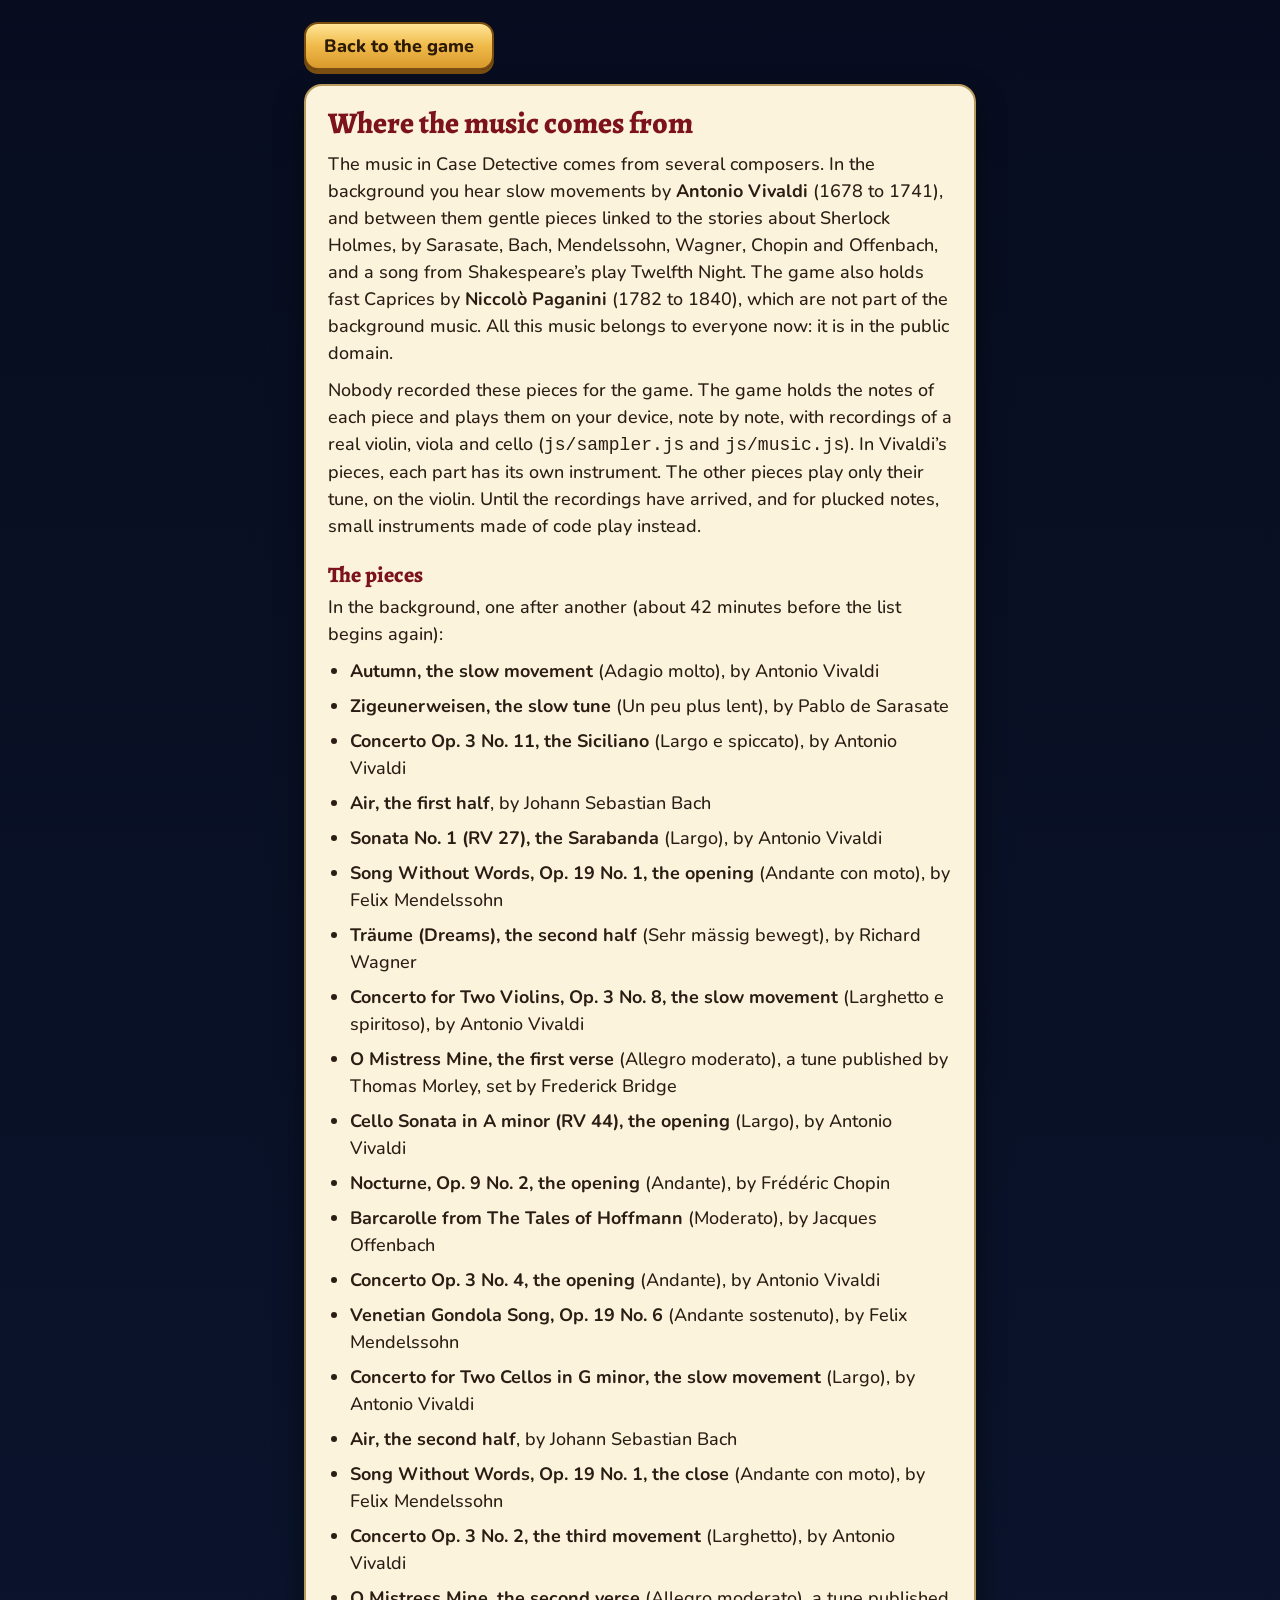
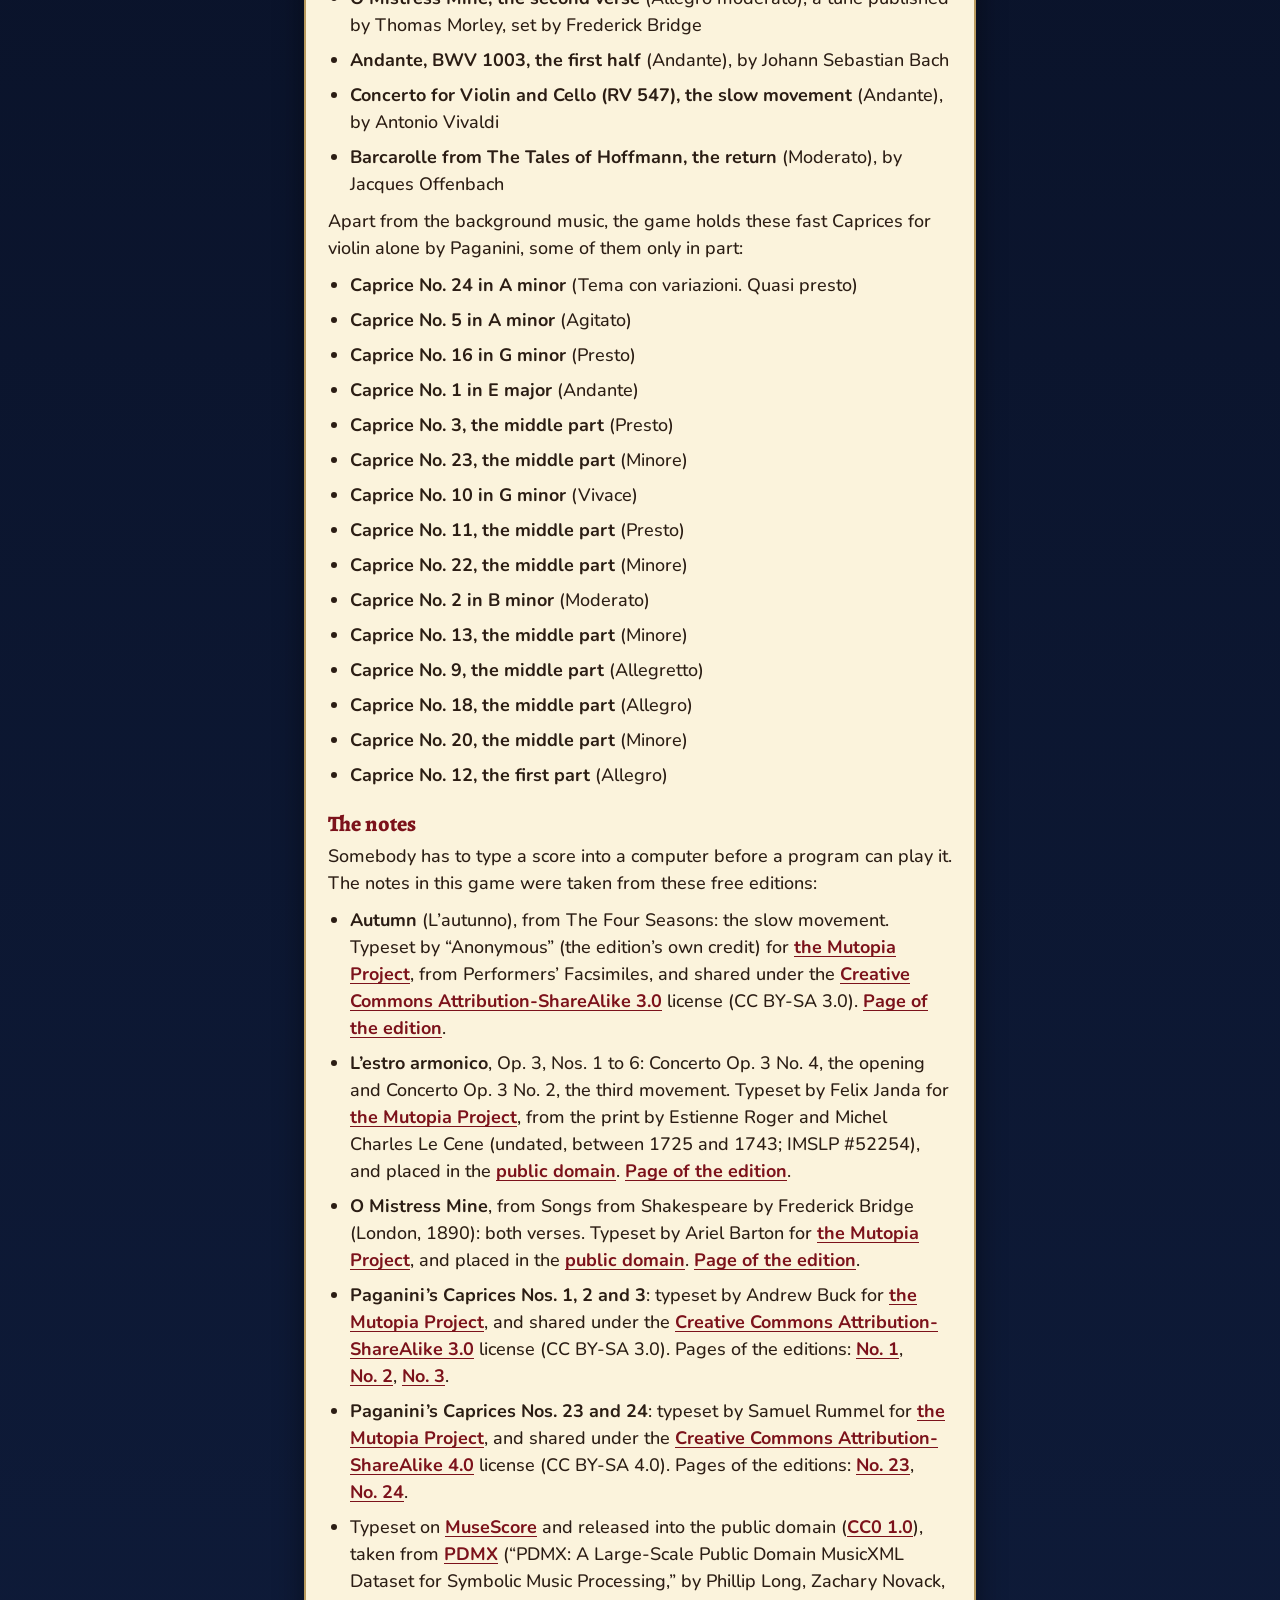
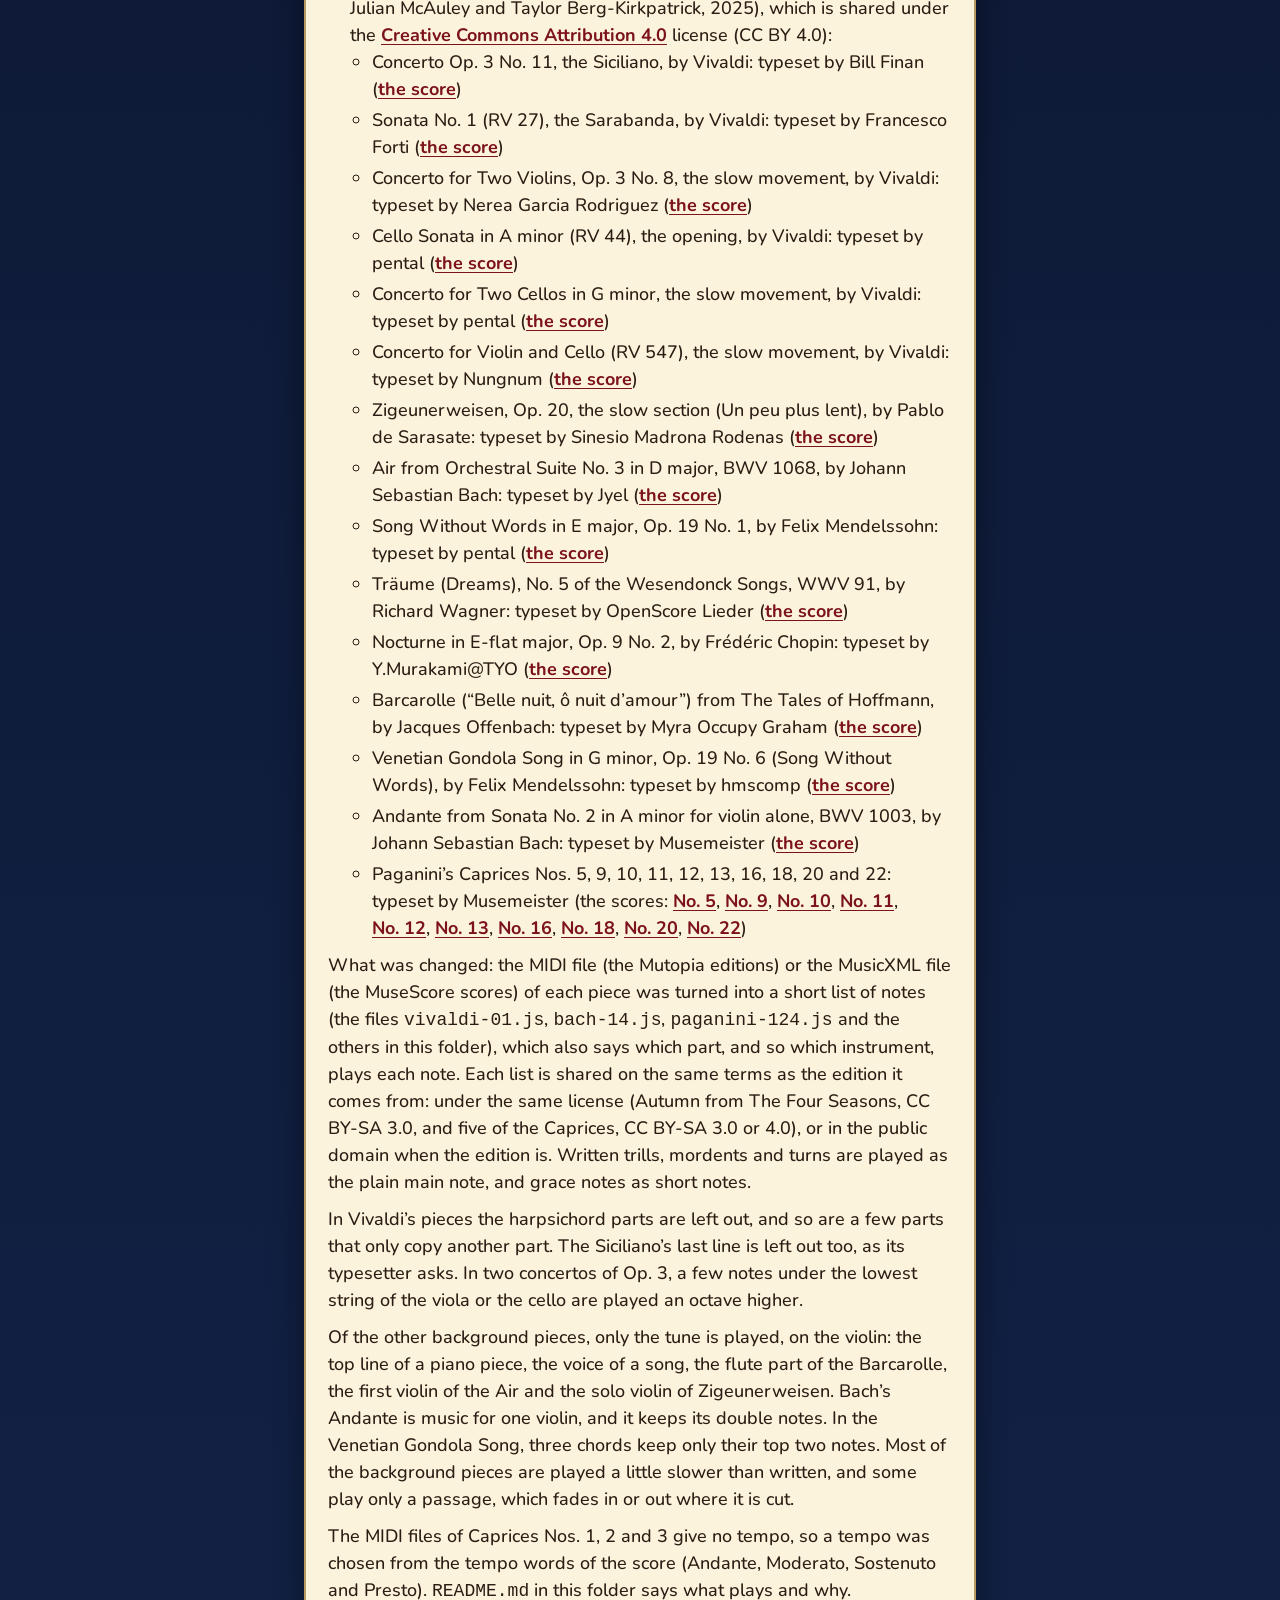
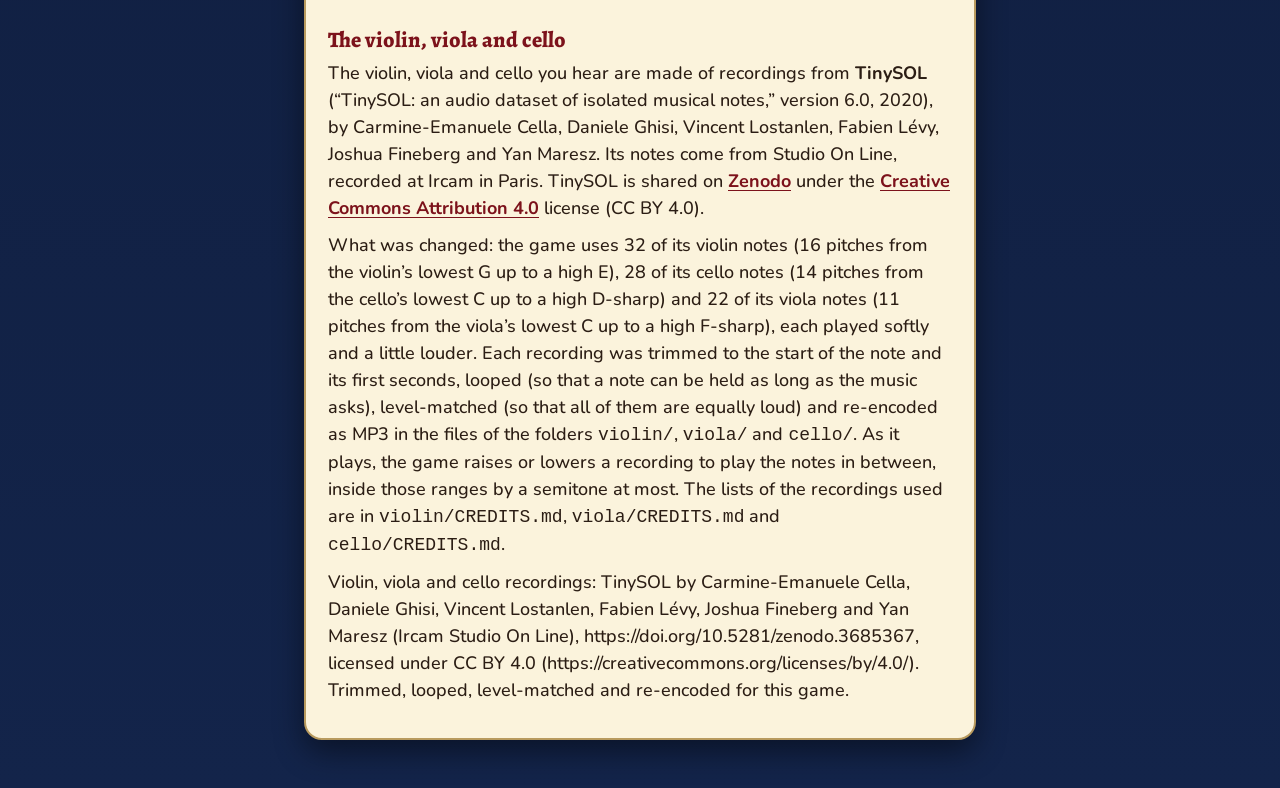
<file: case-detective/music/credits.html>
<!doctype html>
<html lang="en">
<head>
<meta charset="utf-8">
<meta name="viewport" content="width=device-width, initial-scale=1">
<title>Where the music comes from | Case Detective</title>
<style>
@font-face { font-family: 'Nunito Variable'; font-style: normal; font-display: swap; font-weight: 200 1000; src: url(../fonts/nunito-latin-wght-normal.woff2) format('woff2-variations'); }
@font-face { font-family: 'Alegreya Variable'; font-style: normal; font-display: swap; font-weight: 400 900; src: url(../fonts/alegreya-latin-wght-normal.woff2) format('woff2-variations'); }
* { box-sizing: border-box; }
body { margin: 0; min-height: 100vh; background: linear-gradient(180deg, #070d1f, #13244a); color: #2b1d14; font: 500 18px/1.5 'Nunito Variable', system-ui, -apple-system, 'Segoe UI', Roboto, Arial, sans-serif; overflow-wrap: anywhere; }
main { max-width: 700px; margin: 0 auto; padding: 22px 14px 48px; }
.card { padding: 20px 22px 24px; border: 2px solid #b89a5e; border-radius: 18px; background: #fbf3dc; box-shadow: 0 12px 30px rgba(0, 0, 0, .45); }
h1 { margin: 0 0 10px; font: 800 30px/1.15 'Alegreya Variable', Georgia, serif; color: #7c121b; }
h2 { margin: 22px 0 6px; font: 800 22px/1.2 'Alegreya Variable', Georgia, serif; color: #7c121b; }
p { margin: 0 0 10px; }
ul { margin: 0 0 10px; padding-left: 22px; }
li { margin-bottom: 8px; }
li li { margin-bottom: 4px; }
a { color: #7c121b; font-weight: 700; text-underline-offset: 3px; }
.back { display: inline-flex; align-items: center; min-height: 48px; margin-bottom: 14px; padding: 0 18px; border: 2px solid #7a4e10; border-radius: 14px; background: linear-gradient(180deg, #ffe596, #f0bb4c 48%, #d99a2b); color: #2c1a05; font-weight: 800; text-decoration: none; box-shadow: 0 4px 0 #7a4e10; }
</style>
</head>
<body>
<main>
  <a class="back" id="back" href="../index.html">Back to the game</a>
  <div class="card">
    <h1>Where the music comes from</h1>
    <p>The music in Case Detective comes from several composers. In the background you hear slow movements by <b>Antonio Vivaldi</b> (1678 to 1741), and between them gentle pieces linked to the stories about Sherlock Holmes, by Sarasate, Bach, Mendelssohn, Wagner, Chopin and Offenbach, and a song from Shakespeare’s play Twelfth Night. The game also holds fast Caprices by <b>Niccolò Paganini</b> (1782 to 1840), which are not part of the background music. All this music belongs to everyone now: it is in the public domain.</p>
    <p>Nobody recorded these pieces for the game. The game holds the notes of each piece and plays them on your device, note by note, with recordings of a real violin, viola and cello (<code>js/sampler.js</code> and <code>js/music.js</code>). In Vivaldi’s pieces, each part has its own instrument. The other pieces play only their tune, on the violin. Until the recordings have arrived, and for plucked notes, small instruments made of code play instead.</p>
    <h2>The pieces</h2>
    <p>In the background, one after another (about 42 minutes before the list begins again):</p>
    <ul>
      <li><b>Autumn, the slow movement</b> (Adagio molto), by Antonio Vivaldi</li>
      <li><b>Zigeunerweisen, the slow tune</b> (Un peu plus lent), by Pablo de Sarasate</li>
      <li><b>Concerto Op. 3 No. 11, the Siciliano</b> (Largo e spiccato), by Antonio Vivaldi</li>
      <li><b>Air, the first half</b>, by Johann Sebastian Bach</li>
      <li><b>Sonata No. 1 (RV 27), the Sarabanda</b> (Largo), by Antonio Vivaldi</li>
      <li><b>Song Without Words, Op. 19 No. 1, the opening</b> (Andante con moto), by Felix Mendelssohn</li>
      <li><b>Träume (Dreams), the second half</b> (Sehr mässig bewegt), by Richard Wagner</li>
      <li><b>Concerto for Two Violins, Op. 3 No. 8, the slow movement</b> (Larghetto e spiritoso), by Antonio Vivaldi</li>
      <li><b>O Mistress Mine, the first verse</b> (Allegro moderato), a tune published by Thomas Morley, set by Frederick Bridge</li>
      <li><b>Cello Sonata in A minor (RV 44), the opening</b> (Largo), by Antonio Vivaldi</li>
      <li><b>Nocturne, Op. 9 No. 2, the opening</b> (Andante), by Frédéric Chopin</li>
      <li><b>Barcarolle from The Tales of Hoffmann</b> (Moderato), by Jacques Offenbach</li>
      <li><b>Concerto Op. 3 No. 4, the opening</b> (Andante), by Antonio Vivaldi</li>
      <li><b>Venetian Gondola Song, Op. 19 No. 6</b> (Andante sostenuto), by Felix Mendelssohn</li>
      <li><b>Concerto for Two Cellos in G minor, the slow movement</b> (Largo), by Antonio Vivaldi</li>
      <li><b>Air, the second half</b>, by Johann Sebastian Bach</li>
      <li><b>Song Without Words, Op. 19 No. 1, the close</b> (Andante con moto), by Felix Mendelssohn</li>
      <li><b>Concerto Op. 3 No. 2, the third movement</b> (Larghetto), by Antonio Vivaldi</li>
      <li><b>O Mistress Mine, the second verse</b> (Allegro moderato), a tune published by Thomas Morley, set by Frederick Bridge</li>
      <li><b>Andante, BWV 1003, the first half</b> (Andante), by Johann Sebastian Bach</li>
      <li><b>Concerto for Violin and Cello (RV 547), the slow movement</b> (Andante), by Antonio Vivaldi</li>
      <li><b>Barcarolle from The Tales of Hoffmann, the return</b> (Moderato), by Jacques Offenbach</li>
    </ul>
    <p>Apart from the background music, the game holds these fast Caprices for violin alone by Paganini, some of them only in part:</p>
    <ul>
      <li><b>Caprice No. 24 in A minor</b> (Tema con variazioni. Quasi presto)</li>
      <li><b>Caprice No. 5 in A minor</b> (Agitato)</li>
      <li><b>Caprice No. 16 in G minor</b> (Presto)</li>
      <li><b>Caprice No. 1 in E major</b> (Andante)</li>
      <li><b>Caprice No. 3, the middle part</b> (Presto)</li>
      <li><b>Caprice No. 23, the middle part</b> (Minore)</li>
      <li><b>Caprice No. 10 in G minor</b> (Vivace)</li>
      <li><b>Caprice No. 11, the middle part</b> (Presto)</li>
      <li><b>Caprice No. 22, the middle part</b> (Minore)</li>
      <li><b>Caprice No. 2 in B minor</b> (Moderato)</li>
      <li><b>Caprice No. 13, the middle part</b> (Minore)</li>
      <li><b>Caprice No. 9, the middle part</b> (Allegretto)</li>
      <li><b>Caprice No. 18, the middle part</b> (Allegro)</li>
      <li><b>Caprice No. 20, the middle part</b> (Minore)</li>
      <li><b>Caprice No. 12, the first part</b> (Allegro)</li>
    </ul>
    <h2>The notes</h2>
    <p>Somebody has to type a score into a computer before a program can play it. The notes in this game were taken from these free editions:</p>
    <ul>
      <li><b>Autumn</b> (L’autunno), from The Four Seasons: the slow movement. Typeset by “Anonymous” (the edition’s own credit) for <a href="https://www.mutopiaproject.org/">the Mutopia Project</a>, from Performers’ Facsimiles, and shared under the <a href="https://creativecommons.org/licenses/by-sa/3.0/">Creative Commons Attribution-ShareAlike 3.0</a> license (CC BY-SA 3.0). <a href="https://www.mutopiaproject.org/cgibin/piece-info.cgi?id=350">Page of the edition</a>.</li>
      <li><b>L’estro armonico</b>, Op. 3, Nos. 1 to 6: Concerto Op. 3 No. 4, the opening and Concerto Op. 3 No. 2, the third movement. Typeset by Felix Janda for <a href="https://www.mutopiaproject.org/">the Mutopia Project</a>, from the print by Estienne Roger and Michel Charles Le Cene (undated, between 1725 and 1743; IMSLP #52254), and placed in the <a href="https://www.mutopiaproject.org/legal.html">public domain</a>. <a href="https://www.mutopiaproject.org/cgibin/piece-info.cgi?id=2048">Page of the edition</a>.</li>
      <li><b>O Mistress Mine</b>, from Songs from Shakespeare by Frederick Bridge (London, 1890): both verses. Typeset by Ariel Barton for <a href="https://www.mutopiaproject.org/">the Mutopia Project</a>, and placed in the <a href="https://www.mutopiaproject.org/legal.html">public domain</a>. <a href="https://www.mutopiaproject.org/cgibin/piece-info.cgi?id=2179">Page of the edition</a>.</li>
      <li><b>Paganini’s Caprices Nos. 1, 2 and 3</b>: typeset by Andrew Buck for <a href="https://www.mutopiaproject.org/">the Mutopia Project</a>, and shared under the <a href="https://creativecommons.org/licenses/by-sa/3.0/">Creative Commons Attribution-ShareAlike 3.0</a> license (CC BY-SA 3.0). Pages of the editions: <a href="https://www.mutopiaproject.org/cgibin/piece-info.cgi?id=995">No.&nbsp;1</a>, <a href="https://www.mutopiaproject.org/cgibin/piece-info.cgi?id=996">No.&nbsp;2</a>, <a href="https://www.mutopiaproject.org/cgibin/piece-info.cgi?id=1459">No.&nbsp;3</a>.</li>
      <li><b>Paganini’s Caprices Nos. 23 and 24</b>: typeset by Samuel Rummel for <a href="https://www.mutopiaproject.org/">the Mutopia Project</a>, and shared under the <a href="https://creativecommons.org/licenses/by-sa/4.0/">Creative Commons Attribution-ShareAlike 4.0</a> license (CC BY-SA 4.0). Pages of the editions: <a href="https://www.mutopiaproject.org/cgibin/piece-info.cgi?id=1999">No.&nbsp;23</a>, <a href="https://www.mutopiaproject.org/cgibin/piece-info.cgi?id=2000">No.&nbsp;24</a>.</li>
      <li>Typeset on <a href="https://musescore.com/">MuseScore</a> and released into the public domain (<a href="https://creativecommons.org/publicdomain/zero/1.0/">CC0 1.0</a>), taken from <a href="https://doi.org/10.5281/zenodo.14648209">PDMX</a> (“PDMX: A Large-Scale Public Domain MusicXML Dataset for Symbolic Music Processing,” by Phillip Long, Zachary Novack, Julian McAuley and Taylor Berg-Kirkpatrick, 2025), which is shared under the <a href="https://creativecommons.org/licenses/by/4.0/">Creative Commons Attribution 4.0</a> license (CC BY 4.0):
        <ul>
          <li>Concerto Op. 3 No. 11, the Siciliano, by Vivaldi: typeset by Bill Finan (<a href="https://musescore.com/user/28092495/scores/5003960">the score</a>)</li>
          <li>Sonata No. 1 (RV 27), the Sarabanda, by Vivaldi: typeset by Francesco Forti (<a href="https://musescore.com/user/78301/scores/6362630">the score</a>)</li>
          <li>Concerto for Two Violins, Op. 3 No. 8, the slow movement, by Vivaldi: typeset by Nerea Garcia Rodriguez (<a href="https://musescore.com/user/13923501/scores/2965491">the score</a>)</li>
          <li>Cello Sonata in A minor (RV 44), the opening, by Vivaldi: typeset by pental (<a href="https://musescore.com/user/4887176/scores/6054332">the score</a>)</li>
          <li>Concerto for Two Cellos in G minor, the slow movement, by Vivaldi: typeset by pental (<a href="https://musescore.com/user/4887176/scores/6097828">the score</a>)</li>
          <li>Concerto for Violin and Cello (RV 547), the slow movement, by Vivaldi: typeset by Nungnum (<a href="https://musescore.com/user/8221561/scores/5923322">the score</a>)</li>
          <li>Zigeunerweisen, Op. 20, the slow section (Un peu plus lent), by Pablo de Sarasate: typeset by Sinesio Madrona Rodenas (<a href="https://musescore.com/user/11187041/scores/4636881">the score</a>)</li>
          <li>Air from Orchestral Suite No. 3 in D major, BWV 1068, by Johann Sebastian Bach: typeset by Jyel (<a href="https://musescore.com/user/6956301/scores/4013426">the score</a>)</li>
          <li>Song Without Words in E major, Op. 19 No. 1, by Felix Mendelssohn: typeset by pental (<a href="https://musescore.com/user/4887176/scores/6128307">the score</a>)</li>
          <li>Träume (Dreams), No. 5 of the Wesendonck Songs, WWV 91, by Richard Wagner: typeset by OpenScore Lieder (<a href="https://musescore.com/user/27638568/scores/5026092">the score</a>)</li>
          <li>Nocturne in E-flat major, Op. 9 No. 2, by Frédéric Chopin: typeset by Y.Murakami@TYO (<a href="https://musescore.com/user/3797871/scores/5575313">the score</a>)</li>
          <li>Barcarolle (“Belle nuit, ô nuit d’amour”) from The Tales of Hoffmann, by Jacques Offenbach: typeset by Myra Occupy Graham (<a href="https://musescore.com/user/4789776/scores/6201397">the score</a>)</li>
          <li>Venetian Gondola Song in G minor, Op. 19 No. 6 (Song Without Words), by Felix Mendelssohn: typeset by hmscomp (<a href="https://musescore.com/user/24069/scores/5367027">the score</a>)</li>
          <li>Andante from Sonata No. 2 in A minor for violin alone, BWV 1003, by Johann Sebastian Bach: typeset by Musemeister (<a href="https://musescore.com/user/13502736/scores/5598032">the score</a>)</li>
          <li>Paganini’s Caprices Nos. 5, 9, 10, 11, 12, 13, 16, 18, 20 and 22: typeset by Musemeister (the scores: <a href="https://musescore.com/user/13502736/scores/5370204">No.&nbsp;5</a>, <a href="https://musescore.com/user/13502736/scores/5421226">No.&nbsp;9</a>, <a href="https://musescore.com/user/13502736/scores/5433376">No.&nbsp;10</a>, <a href="https://musescore.com/user/13502736/scores/5446995">No.&nbsp;11</a>, <a href="https://musescore.com/user/13502736/scores/5458520">No.&nbsp;12</a>, <a href="https://musescore.com/user/13502736/scores/5467738">No.&nbsp;13</a>, <a href="https://musescore.com/user/13502736/scores/5502689">No.&nbsp;16</a>, <a href="https://musescore.com/user/13502736/scores/5524471">No.&nbsp;18</a>, <a href="https://musescore.com/user/13502736/scores/5542792">No.&nbsp;20</a>, <a href="https://musescore.com/user/13502736/scores/5562448">No.&nbsp;22</a>)</li>
        </ul>
      </li>
    </ul>
    <p>What was changed: the MIDI file (the Mutopia editions) or the MusicXML file (the MuseScore scores) of each piece was turned into a short list of notes (the files <code>vivaldi-01.js</code>, <code>bach-14.js</code>, <code>paganini-124.js</code> and the others in this folder), which also says which part, and so which instrument, plays each note. Each list is shared on the same terms as the edition it comes from: under the same license (Autumn from The Four Seasons, CC BY-SA 3.0, and five of the Caprices, CC BY-SA 3.0 or 4.0), or in the public domain when the edition is. Written trills, mordents and turns are played as the plain main note, and grace notes as short notes.</p>
    <p>In Vivaldi’s pieces the harpsichord parts are left out, and so are a few parts that only copy another part. The Siciliano’s last line is left out too, as its typesetter asks. In two concertos of Op. 3, a few notes under the lowest string of the viola or the cello are played an octave higher.</p>
    <p>Of the other background pieces, only the tune is played, on the violin: the top line of a piano piece, the voice of a song, the flute part of the Barcarolle, the first violin of the Air and the solo violin of Zigeunerweisen. Bach’s Andante is music for one violin, and it keeps its double notes. In the Venetian Gondola Song, three chords keep only their top two notes. Most of the background pieces are played a little slower than written, and some play only a passage, which fades in or out where it is cut.</p>
    <p>The MIDI files of Caprices Nos. 1, 2 and 3 give no tempo, so a tempo was chosen from the tempo words of the score (Andante, Moderato, Sostenuto and Presto). <code>README.md</code> in this folder says what plays and why.</p>
    <h2>The violin, viola and cello</h2>
    <p>The violin, viola and cello you hear are made of recordings from <b>TinySOL</b> (“TinySOL: an audio dataset of isolated musical notes,” version 6.0, 2020), by Carmine-Emanuele Cella, Daniele Ghisi, Vincent Lostanlen, Fabien Lévy, Joshua Fineberg and Yan Maresz. Its notes come from Studio On Line, recorded at Ircam in Paris. TinySOL is shared on <a href="https://doi.org/10.5281/zenodo.3685367">Zenodo</a> under the <a href="https://creativecommons.org/licenses/by/4.0/">Creative Commons Attribution 4.0</a> license (CC BY 4.0).</p>
    <p>What was changed: the game uses 32 of its violin notes (16 pitches from the violin’s lowest G up to a high E), 28 of its cello notes (14 pitches from the cello’s lowest C up to a high D-sharp) and 22 of its viola notes (11 pitches from the viola’s lowest C up to a high F-sharp), each played softly and a little louder. Each recording was trimmed to the start of the note and its first seconds, looped (so that a note can be held as long as the music asks), level-matched (so that all of them are equally loud) and re-encoded as MP3 in the files of the folders <code>violin/</code>, <code>viola/</code> and <code>cello/</code>. As it plays, the game raises or lowers a recording to play the notes in between, inside those ranges by a semitone at most. The lists of the recordings used are in <code>violin/CREDITS.md</code>, <code>viola/CREDITS.md</code> and <code>cello/CREDITS.md</code>.</p>
    <p>Violin, viola and cello recordings: TinySOL by Carmine-Emanuele Cella, Daniele Ghisi, Vincent Lostanlen, Fabien Lévy, Joshua Fineberg and Yan Maresz (Ircam Studio On Line), https://doi.org/10.5281/zenodo.3685367, licensed under CC BY 4.0 (https://creativecommons.org/licenses/by/4.0/). Trimmed, looped, level-matched and re-encoded for this game.</p>
  </div>
</main>
<script>
/* The game opens this page in a tab of its own, so that a case in progress is not lost. Going back then means
   closing this tab. Opened any other way, the link simply leads to the game. */
(function () {
  var a = document.getElementById("back");
  if (!a || location.hash !== "#from-game" || history.length > 1) { return; }
  a.addEventListener("click", function (e) {
    try { window.close(); } catch (err) { /* the link does its work */ }
    if (window.closed) { e.preventDefault(); }
  });
})();
</script>
</body>
</html>
</file>
<file: case-detective/css/players.css>
/* Case Detective: the screens that choose and set up a player (js/players.js), for every game of the
   site. Made by the build of the game's style sheet from the same parts as css/game.css: do not edit.
   Every rule sits under the root class .lp of the screens. The colors and fonts are custom properties
   set on .lp (Case Detective's values); a game can set its own on .lp after this file. */
@font-face { font-family: 'Nunito Variable'; font-style: normal; font-display: swap; font-weight: 200 1000; src: url(../fonts/nunito-latin-ext-wght-normal.woff2) format('woff2-variations'); unicode-range: U+0100-02BA,U+02BD-02C5,U+02C7-02CC,U+02CE-02D7,U+02DD-02FF,U+0304,U+0308,U+0329,U+1D00-1DBF,U+1E00-1E9F,U+1EF2-1EFF,U+2020,U+20A0-20AB,U+20AD-20C0,U+2113,U+2C60-2C7F,U+A720-A7FF; }
@font-face { font-family: 'Nunito Variable'; font-style: normal; font-display: swap; font-weight: 200 1000; src: url(../fonts/nunito-latin-wght-normal.woff2) format('woff2-variations'); unicode-range: U+0000-00FF,U+0131,U+0152-0153,U+02BB-02BC,U+02C6,U+02DA,U+02DC,U+0304,U+0308,U+0329,U+2000-206F,U+20AC,U+2122,U+2191,U+2193,U+2212,U+2215,U+FEFF,U+FFFD; }
@font-face { font-family: 'Alegreya Variable'; font-style: normal; font-display: swap; font-weight: 400 900; src: url(../fonts/alegreya-latin-ext-wght-normal.woff2) format('woff2-variations'); unicode-range: U+0100-02BA,U+02BD-02C5,U+02C7-02CC,U+02CE-02D7,U+02DD-02FF,U+0304,U+0308,U+0329,U+1D00-1DBF,U+1E00-1E9F,U+1EF2-1EFF,U+2020,U+20A0-20AB,U+20AD-20C0,U+2113,U+2C60-2C7F,U+A720-A7FF; }
@font-face { font-family: 'Alegreya Variable'; font-style: normal; font-display: swap; font-weight: 400 900; src: url(../fonts/alegreya-latin-wght-normal.woff2) format('woff2-variations'); unicode-range: U+0000-00FF,U+0131,U+0152-0153,U+02BB-02BC,U+02C6,U+02DA,U+02DC,U+0304,U+0308,U+0329,U+2000-206F,U+20AC,U+2122,U+2191,U+2193,U+2212,U+2215,U+FEFF,U+FFFD; }
.lp { --parch: #fbf3dc; --ink: #2b1d14; --ink-2: #5c4636; --slate: #414c66; --cream: #f8ecd0; --cream-2: #dccfb4; --brass: #e2a93c; --brass-lt: #ffe39a; --brass-ink: #2c1a05; --red: #b3202a; --red-dk: #7c121b; --f-ui: 'Nunito Variable', system-ui, -apple-system, 'Segoe UI', Roboto, 'Helvetica Neue', Arial, sans-serif; --f-serif: 'Alegreya Variable', Georgia, 'Times New Roman', serif; --pad: 12px; }
.lp, .lp *, .lp::before, .lp *::before, .lp::after, .lp *::after { box-sizing: border-box; }
.lp { -webkit-text-size-adjust: 100%; text-size-adjust: 100%; }
.lp { color: var(--cream); font: 500 16px/1.45 var(--f-ui); -webkit-font-smoothing: antialiased; }
.lp button { font: inherit; color: inherit; margin: 0; -webkit-tap-highlight-color: transparent; touch-action: manipulation; }
.lp button:disabled { cursor: default; }
.lp a { color: inherit; }
.lp h1, .lp h2, .lp h3, .lp p { margin: 0; }
.lp [hidden] { display: none !important; }
.lp svg { display: block; }
.lp .sr { position: absolute !important; width: 1px; height: 1px; margin: -1px; padding: 0; overflow: hidden; clip: rect(0 0 0 0); clip-path: inset(50%); white-space: nowrap; border: 0; }
.lp .ic { width: 24px; height: 24px; flex: none; }
.lp :focus { outline: none; }
.lp :focus-visible { outline: 3px solid #ffe08a; outline-offset: 2px; box-shadow: 0 0 0 7px rgba(7, 13, 31, .92); }
.lp b, .lp strong { font-weight: 800; }
.lp i { font-family: var(--f-serif); font-style: italic; font-size: 1.08em; }
.lp .nw { white-space: nowrap; }
.lp.lp-desk { position: relative; z-index: 5; flex: 1; display: flex; flex-direction: column; min-height: 0; outline: none; padding: 16px var(--pad) calc(14px + env(safe-area-inset-bottom)); border-radius: 22px 22px 0 0; background: radial-gradient(130% 240px at 16% -30px, rgba(255, 204, 128, .34), rgba(255, 204, 128, 0) 70%), repeating-linear-gradient(93deg, rgba(0, 0, 0, .06) 0, rgba(0, 0, 0, .06) 1px, rgba(0, 0, 0, 0) 1px, rgba(0, 0, 0, 0) 7px), linear-gradient(180deg, #74462c 0%, #5a3320 30%, #452518 100%); box-shadow: inset 0 2px 0 rgba(255, 220, 160, .5), inset 0 6px 0 rgba(255, 220, 160, .1), 0 -2px 5px rgba(3, 7, 18, .35); }
.lp.view { display: flex; flex-direction: column; flex: 1; min-height: 0; gap: 12px; animation: lp-view-in .28s ease backwards; }
@keyframes lp-view-in { from { opacity: 0; transform: translateY(12px); } to { opacity: 1; transform: none; } }
.lp .dock { display: flex; gap: 10px; margin-top: auto; padding-top: 2px; }
.lp .dock.stick { position: sticky; bottom: 0; z-index: 4; margin-left: calc(var(--pad) * -1); margin-right: calc(var(--pad) * -1); margin-bottom: calc(-14px - env(safe-area-inset-bottom)); padding: 10px var(--pad) calc(12px + env(safe-area-inset-bottom)); background: linear-gradient(180deg, rgba(69, 37, 24, 0), #452518 34%); }
.lp .btn { position: relative; display: inline-flex; align-items: center; justify-content: center; gap: 8px; min-height: 50px; padding: 9px 16px; border: 2px solid transparent; border-radius: 14px; font: 800 17px/1.15 var(--f-ui); text-align: center; text-decoration: none; cursor: pointer; }
.lp .btn:active { transform: translateY(2px); }
.lp .btn .ic { width: 22px; height: 22px; }
.lp .btn small { display: block; font: 700 14px/1.2 var(--f-ui); opacity: .86; }
.lp .btn.primary { flex: 1; background: linear-gradient(180deg, #ffe596 0%, #f0bb4c 48%, #d99a2b 100%); color: var(--brass-ink); border-color: #7a4e10; box-shadow: 0 4px 0 #7a4e10, 0 8px 14px rgba(20, 10, 4, .35); }
.lp .btn.primary:active { box-shadow: 0 2px 0 #7a4e10; }
.lp .btn.ghost { background: rgba(255, 246, 220, .09); color: var(--cream); border-color: rgba(248, 236, 208, .6); }
.lp .btn.danger { flex: 1; background: transparent; color: var(--ink); border-color: var(--ink-2); }
.lp .btn.sm { min-height: 44px; padding: 6px 12px; font-size: 15px; }
.lp .tlink { display: inline-flex; align-items: center; min-height: 44px; padding: 0 10px; border: 0; background: none; color: var(--cream-2); font: 700 16px/1.2 var(--f-ui); text-decoration: underline; text-underline-offset: 3px; cursor: pointer; }
.lp.lp-scrim { position: fixed; z-index: 40; top: 0; right: 0; bottom: 0; left: 0; background: rgba(4, 8, 20, .72); animation: lp-fade-in .2s ease both; }
@keyframes lp-fade-in { from { opacity: 0; } to { opacity: 1; } }
.lp.lp-confirm { position: fixed; z-index: 60; left: 50%; top: 50%; width: min(370px, calc(100vw - 32px)); padding: 18px 16px 16px; border: 2px solid var(--ink); border-radius: 18px; background: var(--parch); color: var(--ink); box-shadow: 0 20px 50px rgba(0, 0, 0, .55); visibility: hidden; opacity: 0; transform: translate(-50%, -46%); transition: transform .2s ease, opacity .2s ease, visibility 0s linear .2s; }
.lp.lp-confirm.open { visibility: visible; opacity: 1; transform: translate(-50%, -50%); transition: transform .2s ease, opacity .2s ease, visibility 0s; }
.lp.lp-confirm h2 { font: 800 23px/1.15 var(--f-serif); }
.lp.lp-confirm p { margin-top: 6px; line-height: 1.4; }
.lp .cf-row { display: flex; flex-wrap: wrap; gap: 8px; margin-top: 14px; }
.lp.lp-scrim { z-index: 55; }
@media (max-width: 345px) {
  .lp { --pad: 9px; }
}
@media (max-height: 699.98px) {
  .lp.lp-desk { padding-top: 12px; }
  .lp.view { gap: 10px; }
}
@media (max-height: 590px) {
  .lp.view { gap: 9px; }
}
@media (min-height: 700px) {
  .lp.view { gap: 14px; }
}
@media (hover: hover) and (pointer: fine) {
  .lp .btn:hover { -webkit-filter: brightness(1.07); filter: brightness(1.07); }
  .lp .tlink:hover { color: #fff; }
}
@media (min-width: 600px) {
  .lp { --pad: 22px; }
  .lp.lp-desk { width: 100%; max-width: 800px; margin-left: auto; margin-right: auto; }
  .lp.lp-desk { padding-top: 22px; border-radius: 26px 26px 0 0; }
  .lp .btn { min-height: 54px; font-size: 18px; }
}
@media (min-width: 600px) and (max-width: 899.98px) and (min-height: 900px), (min-width: 900px) and (max-width: 1199.98px) and (min-height: 1200px) {
  .lp.view { gap: 20px; }
}
@media (min-width: 900px) and (max-height: 1199.98px), (min-width: 1200px), (min-width: 640px) and (max-height: 520px) {
  .lp.lp-desk { flex: none; margin-top: 16px; padding: 20px 22px 22px; border-radius: 24px; min-height: 0; box-shadow: inset 0 2px 0 rgba(255, 220, 160, .5), inset 0 6px 0 rgba(255, 220, 160, .1), 0 12px 28px rgba(3, 7, 18, .55); }
  .lp.view { flex: none; }
  .lp .dock { margin-top: 4px; }
  .lp .dock.stick { margin: 4px -22px -22px; padding: 10px 22px 22px; border-radius: 0 0 24px 24px; }
  .lp .dock.stick .btn.primary { flex: 0 1 300px; margin-left: auto; }
  .lp.v-players .dock .btn.primary { flex: 0 1 420px; margin: 0 auto; }
}
@media (min-width: 900px) and (max-height: 759.98px), (min-width: 900px) and (max-width: 1099.98px) and (max-height: 819.98px) {
  .lp.lp-desk { margin-top: 12px; padding: 14px 20px 16px; }
  .lp .dock.stick { margin: 4px -20px -16px; padding: 8px 20px 14px; }
  .lp.view { gap: 10px; }
  .lp .btn { min-height: 48px; font-size: 17px; }
}
@media (min-width: 640px) and (max-height: 440px) {
  .lp.view { gap: 8px; }
  .lp .btn { min-height: 46px; font-size: 17px; }
}
@media (prefers-reduced-motion: reduce) {
  .lp, .lp *, .lp::before, .lp *::before, .lp::after, .lp *::after { animation-duration: .01ms !important; animation-delay: 0s !important; animation-iteration-count: 1 !important; transition: none !important; scroll-behavior: auto !important; }
}
.lp .pl-foot { display: flex; flex-wrap: wrap; justify-content: space-between; gap: 0 8px; margin: -4px -6px -6px; }
.lp .pl-h, .lp .st-h { max-width: none; margin: 0; font: 800 23px/1.15 var(--f-serif); color: var(--brass-lt); }
.lp .pl-h:focus, .lp .st-h:focus { outline: none; box-shadow: none; }
.lp .st-h label { cursor: pointer; }
.lp .pl-list { display: grid; gap: 10px; margin: 0; padding: 0; list-style: none; }
.lp .pl-list > li { display: flex; min-width: 0; }
.lp .pl-card { position: relative; display: flex; align-items: center; gap: 12px; width: 100%; min-height: 66px; padding: 9px 12px 9px 10px; border: 2px solid #6b4a22; border-radius: 14px; background: linear-gradient(180deg, #f8e2ae 0%, #ecc983 100%); color: var(--ink); text-align: left; cursor: pointer; box-shadow: 0 3px 0 #4a2f14, 0 8px 14px rgba(20, 10, 4, .35); }
.lp .pl-card:active { transform: translateY(2px); }
.lp .pl-card.last { box-shadow: 0 3px 0 #4a2f14, 0 0 0 3px rgba(255, 227, 154, .9), 0 8px 14px rgba(20, 10, 4, .35); }
.lp .pl-card.pl-add { border-style: dashed; border-color: rgba(248, 236, 208, .6); background: rgba(255, 246, 220, .08); color: var(--cream); box-shadow: none; }
.lp .pl-badge { display: inline-flex; align-items: center; justify-content: center; flex: none; width: 46px; height: 46px; border-radius: 50%; background: var(--pc, var(--slate)); color: #fff; font: 800 23px/1 var(--f-serif); box-shadow: inset 0 0 0 2px rgba(255, 255, 255, .35), 0 2px 0 rgba(43, 29, 20, .45); }
.lp .pl-badge.sm { width: 34px; height: 34px; font-size: 18px; }
.lp .pl-badge.add { background: none; border: 2px dashed currentColor; box-shadow: none; font: 800 26px/1 var(--f-ui); }
.lp .pl-txt { display: flex; flex-direction: column; flex: 1; min-width: 0; }
.lp .pl-name { font: 800 21px/1.15 var(--f-serif); overflow-wrap: anywhere; }
.lp .pl-meta { margin-top: 1px; font-size: 15px; font-weight: 700; line-height: 1.25; color: #5a3a12; }
.lp .pl-add .pl-meta { color: var(--cream-2); }
.lp .pl-stars { display: inline-flex; align-items: center; gap: 4px; flex: none; padding: 4px 9px 4px 6px; border-radius: 10px; background: rgba(90, 58, 18, .15); color: #5a3a12; font: 800 17px/1 var(--f-ui); }
.lp .pl-stars .ic { width: 20px; height: 20px; fill: #f4b730; stroke: #7a4e10; stroke-width: 1.3; }
.lp .mg-list { gap: 8px; }
.lp .mg-row { display: flex; flex-wrap: wrap; align-items: center; gap: 8px 12px; width: 100%; padding: 10px 12px; border-radius: 14px; background: var(--parch); color: var(--ink); box-shadow: 0 3px 0 #4a2f14; }
.lp .mg-row .pl-txt { flex: 1 1 150px; }
.lp .mg-acts { display: flex; flex-wrap: wrap; gap: 6px; flex: 1 1 100%; }
.lp .mg-acts .btn { flex: 1 1 auto; background: #fff; color: var(--ink); border-color: var(--ink-2); }
.lp .st-step { font: 800 13px/1.2 var(--f-ui); letter-spacing: .8px; text-transform: uppercase; color: var(--cream-2); }
.lp .st-sub { margin-top: -6px; font-size: 15px; font-weight: 700; line-height: 1.3; color: var(--cream-2); }
.lp .st-input { display: block; width: 100%; min-height: 54px; margin: 0; padding: 8px 14px; border: 2px solid #6b4a22; border-radius: 12px; background: #fffaf0; color: var(--ink); font: 700 22px/1.2 var(--f-serif); box-shadow: inset 0 2px 4px rgba(43, 29, 20, .25); }
.lp .st-note { font-size: 15px; line-height: 1.4; color: var(--cream-2); }
.lp .st-note .ic { display: inline-block; width: 20px; height: 20px; vertical-align: -4px; color: var(--brass-lt); }
.lp .st-err { font-weight: 800; line-height: 1.3; color: var(--brass-lt); }
.lp .gr-list { display: grid; gap: 10px; margin: 0; padding: 0; list-style: none; }
.lp .gr-list > li { display: flex; min-width: 0; }
.lp .gr-card { display: grid; grid-template-columns: minmax(0, 1fr) auto; align-items: center; column-gap: 10px; width: 100%; min-height: 62px; padding: 8px 12px 9px 14px; border: 2px solid #6b4a22; border-radius: 3px 12px 12px 12px; background: linear-gradient(180deg, #f8e2ae 0%, #ecc983 100%); color: var(--ink); text-align: left; cursor: pointer; box-shadow: 0 3px 0 #4a2f14, 0 8px 14px rgba(20, 10, 4, .35); }
.lp .gr-card:active:not(:disabled) { transform: translateY(2px); }
.lp .gr-card.cur { box-shadow: 0 3px 0 #4a2f14, 0 0 0 3px rgba(255, 227, 154, .9), 0 8px 14px rgba(20, 10, 4, .35); }
.lp .gr-name { grid-column: 1; font: 800 21px/1.15 var(--f-serif); }
.lp .gr-course { grid-column: 1; font-size: 15px; font-weight: 700; line-height: 1.25; color: #5a3a12; }
.lp .gr-tag { grid-column: 2; grid-row: 1 / span 2; padding: 3px 8px; border-radius: 8px; background: var(--red); color: #fff; font: 800 12px/1.3 var(--f-ui); letter-spacing: .6px; text-transform: uppercase; white-space: nowrap; }
.lp .gr-card.soon { border-style: dashed; border-color: rgba(248, 236, 208, .5); background: rgba(255, 246, 220, .06); color: var(--cream); box-shadow: none; cursor: default; }
.lp .gr-card.soon .gr-course { color: var(--cream-2); }
.lp .gr-tag.soon { background: rgba(255, 246, 220, .16); color: var(--cream); }
.lp .ch-list { display: grid; gap: 7px; }
.lp .ch-chip { position: relative; display: flex; flex-wrap: wrap; align-items: center; gap: 4px 10px; width: 100%; min-height: 50px; padding: 6px 10px 6px 42px; border: 2px solid rgba(248, 236, 208, .45); border-radius: 12px; background: rgba(255, 246, 220, .08); color: var(--cream); text-align: left; cursor: pointer; }
.lp .ch-chip::before { content: ""; position: absolute; left: 12px; top: 50%; width: 20px; height: 20px; margin-top: -10px; border: 2px solid currentColor; border-radius: 50%; }
.lp .ch-chip:active { transform: translateY(1px); }
.lp .ch-chip.on { border-color: #6b4a22; background: linear-gradient(180deg, #f8e2ae 0%, #ecc983 100%); color: var(--ink); box-shadow: 0 3px 0 #4a2f14, 0 0 0 3px rgba(255, 227, 154, .9); }
.lp .ch-chip.on::before { border-color: var(--red-dk); background: radial-gradient(circle, var(--red) 0, var(--red) 4.5px, rgba(179, 32, 42, 0) 5.5px); }
.lp .ch-n { flex: none; font: 800 17px/1.2 var(--f-ui); white-space: nowrap; }
.lp .ch-chip .ch-t { flex: 1 1 7em; min-width: 0; font-size: 15px; font-weight: 600; line-height: 1.25; }
.lp .ch-tags { display: flex; align-items: center; gap: 6px; flex: none; }
.lp .ch-month { padding: 2px 7px; border-radius: 7px; background: var(--brass); color: var(--brass-ink); font: 800 12px/1.3 var(--f-ui); letter-spacing: .5px; text-transform: uppercase; white-space: nowrap; }
.lp .ch-files { display: flex; }
.lp .ch-files .ic, .lp .st-note .ch-key { width: 22px; height: 22px; color: var(--brass-lt); }
.lp .ch-chip.on .ch-files .ic { color: #6b4a22; }
.lp .ch-more { display: grid; gap: 10px; }
.lp .ch-open { display: flex; align-items: center; gap: 4px 10px; width: 100%; min-height: 54px; padding: 7px 12px 8px 14px; border: 2px dashed rgba(248, 236, 208, .6); border-radius: 12px; background: rgba(255, 246, 220, .06); color: var(--cream); text-align: left; cursor: pointer; }
.lp .ch-open:active { transform: translateY(1px); }
.lp .ch-open-t { display: flex; flex-direction: column; flex: 1; min-width: 0; }
.lp .ch-open-b { font: 800 17px/1.2 var(--f-ui); }
.lp .ch-open-q { margin-top: 1px; font-size: 15px; font-weight: 700; line-height: 1.25; color: var(--cream-2); }
.lp .ch-open-on { align-self: flex-start; margin-top: 5px; padding: 2px 7px; border-radius: 7px; background: var(--brass); color: var(--brass-ink); font: 800 12px/1.3 var(--f-ui); letter-spacing: .5px; text-transform: uppercase; white-space: nowrap; }
.lp .ch-open[aria-expanded="true"] .ch-open-on { display: none; }
.lp .ch-open .ch-chev { flex: none; width: 22px; height: 22px; transform: rotate(90deg); }
.lp .ch-open[aria-expanded="true"] .ch-chev { transform: rotate(-90deg); }
.lp .ch-early { display: grid; gap: 8px; }
.lp .ch-course { max-width: none; margin: 4px 0 0; font: 800 15px/1.25 var(--f-ui); color: var(--brass-lt); }
@media (min-width: 600px) {
  .lp .pl-h, .lp .st-h { font-size: 27px; }
  .lp .pl-list, .lp .gr-list { grid-template-columns: repeat(2, minmax(0, 1fr)); gap: 12px; }
  .lp .pl-list.mg-list { grid-template-columns: minmax(0, 1fr); gap: 10px; }
  .lp .mg-acts { flex: 0 1 auto; }
  .lp .ch-list { grid-template-columns: repeat(2, minmax(0, 1fr)); gap: 8px 10px; }
}
</file>
<file: case-detective/css/game.css>
/* Case Detective: "The lamplit study".
 * All game styles. The Inspector styles himself (js/detective.js).
 * Only transform and opacity are ever animated. */

/* ------------------------------------------------------------------ fonts */
@font-face {
  font-family: 'Nunito Variable';
  font-style: normal;
  font-display: swap;
  font-weight: 200 1000;
  src: url(../fonts/nunito-latin-ext-wght-normal.woff2) format('woff2-variations');
  unicode-range: U+0100-02BA,U+02BD-02C5,U+02C7-02CC,U+02CE-02D7,U+02DD-02FF,U+0304,U+0308,U+0329,U+1D00-1DBF,U+1E00-1E9F,U+1EF2-1EFF,U+2020,U+20A0-20AB,U+20AD-20C0,U+2113,U+2C60-2C7F,U+A720-A7FF;
}
@font-face {
  font-family: 'Nunito Variable';
  font-style: normal;
  font-display: swap;
  font-weight: 200 1000;
  src: url(../fonts/nunito-latin-wght-normal.woff2) format('woff2-variations');
  unicode-range: U+0000-00FF,U+0131,U+0152-0153,U+02BB-02BC,U+02C6,U+02DA,U+02DC,U+0304,U+0308,U+0329,U+2000-206F,U+20AC,U+2122,U+2191,U+2193,U+2212,U+2215,U+FEFF,U+FFFD;
}
@font-face {
  font-family: 'Alegreya Variable';
  font-style: normal;
  font-display: swap;
  font-weight: 400 900;
  src: url(../fonts/alegreya-latin-ext-wght-normal.woff2) format('woff2-variations');
  unicode-range: U+0100-02BA,U+02BD-02C5,U+02C7-02CC,U+02CE-02D7,U+02DD-02FF,U+0304,U+0308,U+0329,U+1D00-1DBF,U+1E00-1E9F,U+1EF2-1EFF,U+2020,U+20A0-20AB,U+20AD-20C0,U+2113,U+2C60-2C7F,U+A720-A7FF;
}
@font-face {
  font-family: 'Alegreya Variable';
  font-style: normal;
  font-display: swap;
  font-weight: 400 900;
  src: url(../fonts/alegreya-latin-wght-normal.woff2) format('woff2-variations');
  unicode-range: U+0000-00FF,U+0131,U+0152-0153,U+02BB-02BC,U+02C6,U+02DA,U+02DC,U+0304,U+0308,U+0329,U+2000-206F,U+20AC,U+2122,U+2191,U+2193,U+2212,U+2215,U+FEFF,U+FFFD;
}


/* ----------------------------------------------------------------- tokens */
:root {
  --night-0: #070d1f; --night-1: #0c1630; --night-2: #13244a; --night-3: #1e3a6e;
  --wood-0: #3a2015; --wood-1: #54301d; --wood-2: #6f4126; --wood-3: #93603a;
  --parch: #fbf3dc; --parch-2: #f1e2bb; --parch-3: #dcc590; --parch-edge: #b89a5e;
  --ink: #2b1d14; --ink-2: #5c4636; --slate: #414c66;
  --cream: #f8ecd0; --cream-2: #dccfb4;
  --brass: #e2a93c; --brass-lt: #ffe39a; --brass-dk: #a8721e; --brass-ink: #2c1a05;
  --red: #b3202a; --red-lt: #e2584f; --red-dk: #7c121b; --red-tint: #f6dbd3; --stamp: #a01a24;
  /* case colors: --x is the game's color code (from data.js), --x-i a darker ink of the same hue for
     text, --x-t a pale tint of it for the paper of a label */
  --nom: #2563c9; --gen: #d97a0b; --dat: #17906a; --acc: #7b3fc4; --abl: #0f8aa0; --voc: #b0399a; --verb: #746b62;
  --nom-i: #1f55b0; --gen-i: #8a4700; --dat-i: #0d6a4d; --acc-i: #6a32b0; --abl-i: #0a6577; --voc-i: #962d83; --verb-i: #574f47;
  --nom-t: #d8dfe9; --gen-t: #f8e3c7; --dat-t: #d5e7d8; --acc-t: #e7d8e8; --abl-t: #d4e6e2; --voc-t: #f1d7e1; --verb-t: #e6e0d6;
  --f-ui: 'Nunito Variable', system-ui, -apple-system, 'Segoe UI', Roboto, 'Helvetica Neue', Arial, sans-serif;
  --f-serif: 'Alegreya Variable', Georgia, 'Times New Roman', serif;
  --bar: 56px;
  --pad: 12px;
  --gut: 0px;
  --left: 0px;
}
.c-nom { --c: var(--nom); --ci: var(--nom-i); --ct: var(--nom-t); }
.c-gen { --c: var(--gen); --ci: var(--gen-i); --ct: var(--gen-t); }
.c-dat { --c: var(--dat); --ci: var(--dat-i); --ct: var(--dat-t); }
.c-acc { --c: var(--acc); --ci: var(--acc-i); --ct: var(--acc-t); }
.c-abl { --c: var(--abl); --ci: var(--abl-i); --ct: var(--abl-t); }
.c-voc { --c: var(--voc); --ci: var(--voc-i); --ct: var(--voc-t); }
.c-verb { --c: var(--verb); --ci: var(--verb-i); --ct: var(--verb-t); }

/* ------------------------------------------------------------------- base */
*, *::before, *::after { box-sizing: border-box; }
html { -webkit-text-size-adjust: 100%; text-size-adjust: 100%; }
body {
  margin: 0; min-height: 100vh; background: var(--night-1); color: var(--cream);
  font: 500 16px/1.45 var(--f-ui); -webkit-font-smoothing: antialiased; overflow-x: hidden;
}
button { font: inherit; color: inherit; margin: 0; -webkit-tap-highlight-color: transparent; touch-action: manipulation; }
button:disabled { cursor: default; }
a { color: inherit; }
h1, h2, h3, p { margin: 0; }
[hidden] { display: none !important; }
svg { display: block; }
.sprite { position: absolute; width: 0; height: 0; overflow: hidden; }
.sr { position: absolute !important; width: 1px; height: 1px; margin: -1px; padding: 0; overflow: hidden; clip: rect(0 0 0 0); clip-path: inset(50%); white-space: nowrap; border: 0; }
.ic { width: 24px; height: 24px; flex: none; }
.noscript { position: relative; z-index: 5; margin: 24px; padding: 16px; border-radius: 12px; background: var(--parch); color: var(--ink); font-weight: 700; }
:focus { outline: none; }
:focus-visible { outline: 3px solid #ffe08a; outline-offset: 2px; box-shadow: 0 0 0 7px rgba(7, 13, 31, .92); }
b, strong { font-weight: 800; }
i { font-family: var(--f-serif); font-style: italic; font-size: 1.08em; }

/* ------------------------------------------------------------------ scene */
.wall {
  position: fixed; top: 0; right: 0; bottom: 0; left: 0; z-index: 0; pointer-events: none;
  background:
    radial-gradient(95% 55% at 14% 30%, rgba(255, 184, 92, .2), rgba(255, 184, 92, 0) 64%),
    repeating-linear-gradient(45deg, rgba(255, 255, 255, .024) 0, rgba(255, 255, 255, .024) 2px, rgba(255, 255, 255, 0) 2px, rgba(255, 255, 255, 0) 28px),
    repeating-linear-gradient(-45deg, rgba(255, 255, 255, .024) 0, rgba(255, 255, 255, .024) 2px, rgba(255, 255, 255, 0) 2px, rgba(255, 255, 255, 0) 28px),
    linear-gradient(180deg, #172a55 0%, #101e40 46%, #0a1228 100%);
}
.floor { display: none; }

.app {
  position: relative; z-index: 1; display: flex; flex-direction: column;
  min-height: 100vh; min-height: 100dvh;
  --insp: min(clamp(96px, 20vh, 150px), 38vw); --insp-w: var(--insp); --insp-variant: bust;
}
.app[data-view="home"], .app[data-view="players"] { --insp: clamp(140px, 25vh, 250px); --insp-w: calc(var(--insp) * .747); --insp-variant: full; }
.app[data-view="home"] .stage, .app[data-view="players"] .stage { min-height: calc(var(--insp) + 30px); }

/* top bar */
.topbar {
  position: sticky; top: 0; z-index: 30; display: flex; align-items: center; gap: 6px; flex: none;
  height: var(--bar); padding: 0 8px;
  padding-left: max(8px, env(safe-area-inset-left)); padding-right: max(8px, env(safe-area-inset-right));
  background: linear-gradient(180deg, #070d1f, #0e1a38);
  box-shadow: 0 1px 0 rgba(226, 169, 60, .4), 0 6px 14px rgba(3, 7, 18, .45);
}
.tb-btn {
  position: relative; display: inline-flex; align-items: center; justify-content: center; gap: 8px; flex: none;
  min-width: 44px; height: 44px; padding: 0 10px; border: 0; border-radius: 12px;
  background: rgba(255, 255, 255, .09); color: var(--cream); font-weight: 800; font-size: 15px; cursor: pointer;
}
.tb-btn:active { transform: translateY(1px); }
/* the way back to all the games: a link (it leaves the game), in the look of the buttons beside it */
.tb-games { text-decoration: none; -webkit-tap-highlight-color: transparent; touch-action: manipulation; }
/* the player on the case, on the casebook: the badge, and from 900 px the name (js/game.js, syncChip). On the
   games site a link to the home page, where the players are chosen; elsewhere a button for the game's own. */
.tb-btn.tb-chip { padding: 0 6px; border-radius: 22px; box-shadow: inset 0 0 0 1.5px rgba(226, 169, 60, .6); text-decoration: none; -webkit-tap-highlight-color: transparent; touch-action: manipulation; }
.tb-chip .pl-badge.sm { width: 32px; height: 32px; font-size: 17px; }
.tb-cname { display: none; min-width: 0; max-width: 170px; overflow: hidden; text-overflow: ellipsis; white-space: nowrap; color: #fff; font: 800 16px/1.2 var(--f-ui); unicode-bidi: isolate; }
.tb-lab { display: none; }
.tb-sound .ic-off { display: none; }
.tb-sound[aria-pressed="false"] .ic-on { display: none; }
.tb-sound[aria-pressed="false"] .ic-off { display: block; }
.tb-sound[aria-pressed="false"] { color: var(--cream-2); }
/* the music block in the Notebook */
.mu-now { display: flex; align-items: center; gap: 8px; padding: 8px 10px; border-radius: 10px; background: rgba(255, 255, 255, .6); font-weight: 800; line-height: 1.3; }
.mu-now .ic { flex: none; width: 22px; height: 22px; color: var(--red-dk); }
.mu-about { padding: 0 10px; }
.mu-row { display: flex; flex-wrap: wrap; gap: 8px; }
.mu-btn { flex: 1 1 130px; background: #fff; color: var(--ink); border-color: var(--ink-2); }
.mu-btn[aria-pressed="false"] { background: transparent; }
.mu-btn:disabled { opacity: .5; cursor: default; }
.mu-credit { font-size: 15px; }
.mu-credit a { display: inline-block; box-sizing: border-box; min-height: 44px; padding: 12px 0; margin: -12px 0; color: var(--ink-2); font-weight: 700; text-underline-offset: 3px; }   /* a 44 px target that does not open up the line */
.logo { display: flex; align-items: center; gap: 8px; padding-left: 6px; font: 800 21px/1 var(--f-serif); color: var(--brass-lt); letter-spacing: .2px; white-space: nowrap; }
.logo .ic { width: 26px; height: 26px; color: var(--brass); }
.logo > span { display: flex; flex-direction: column; }
.logo small { margin-top: 3px; color: var(--cream-2); font: 700 11.5px/1 var(--f-ui); letter-spacing: .2px; }
/* (the logo stands on the screens of the players and on the home screen; in a case the bar names the file) */
.app:not([data-view="home"]):not([data-view="players"]):not([data-view="setup"]) .logo { display: none; }
.tb-mid { flex: 1; min-width: 0; display: flex; align-items: center; justify-content: center; gap: 8px; }
.tb-file { min-width: 0; overflow: hidden; text-overflow: ellipsis; white-space: nowrap; font: 700 16px/1.2 var(--f-serif); color: var(--cream); }
.tb-train { display: inline-flex; align-items: center; gap: 6px; flex: none; overflow: visible; }
.tb-train .ic { width: 20px; height: 20px; color: var(--brass-lt); }
.tb-train b { display: none; }
.tb-file b { margin-right: 6px; padding: 2px 7px; border-radius: 7px; background: rgba(226, 169, 60, .2); color: var(--brass-lt); font: 800 12px/1.3 var(--f-ui); letter-spacing: .8px; text-transform: uppercase; vertical-align: 1px; }
.tb-tag { flex: none; overflow: visible; }
.tb-tag b { margin-right: 0; }
.pips { display: flex; align-items: center; gap: 4px; }
.pip { flex: none; width: var(--pip, 13px); height: var(--pip, 13px); border-radius: 50%; background: rgba(255, 255, 255, .14); box-shadow: inset 0 0 0 1.5px rgba(255, 255, 255, .28); position: relative; }
.pip.ok { background: var(--brass); box-shadow: inset 0 0 0 1.5px #fff0b8; }
.pip.no { background: #55627d; box-shadow: inset 0 0 0 1.5px #9aa7bf; }
.pip.no::after { content: ""; position: absolute; left: 3px; right: 3px; top: 50%; height: 2px; margin-top: -1px; background: #e6ebf3; border-radius: 1px; }
.pip.cur { background: transparent; box-shadow: inset 0 0 0 2.5px var(--brass-lt); transform: scale(1.22); }
.pip.fix { box-shadow: inset 0 0 0 2.5px var(--brass-lt); transform: scale(1.22); }
.streak { display: inline-flex; align-items: center; gap: 2px; flex: none; height: 32px; padding: 0 9px 0 5px; border-radius: 16px; background: rgba(255, 190, 80, .16); color: var(--brass-lt); font: 800 16px/1 var(--f-ui); }
.streak .ic { width: 22px; height: 22px; }
.streak.bump { animation: bump .42s cubic-bezier(.2, 1.6, .4, 1); }
@keyframes bump { 0% { transform: scale(1); } 40% { transform: scale(1.28); } 100% { transform: scale(1); } }

/* the stage: window, Inspector, speech bubble */
.stage {
  position: relative; z-index: 2; display: grid; grid-template-columns: auto minmax(0, 1fr); align-items: end; column-gap: 12px; flex: none;
  padding: 10px var(--pad) 0 calc(var(--pad) + 2px);
}
.app.compact .stage { display: none; }
.window {
  position: absolute; z-index: 0; left: 5px; top: 8px; bottom: -34px; width: calc(var(--insp-w) + 26px);
  border-radius: 50% 50% 0 0 / 70px 70px 0 0; overflow: hidden;
  box-shadow: 0 0 0 4px #5c3a22, 0 0 0 6px #2a160c, 0 0 26px rgba(110, 160, 255, .22);
}
.sky { position: absolute; top: 0; right: 0; bottom: 0; left: 0; background: linear-gradient(180deg, #050a1c 0%, #0a1634 34%, #12295c 58%, #1f4587 76%, #4f7fba 90%, #a9c9e6 100%); }
.sky-stars { position: absolute; left: 0; top: 0; width: 100%; height: 70%; }
.tw { animation: twinkle 3.6s ease-in-out infinite; }
.tw.t2 { animation-delay: 1.2s; animation-duration: 4.4s; }
.tw.t3 { animation-delay: 2.1s; animation-duration: 5.2s; }
@keyframes twinkle { 0%, 100% { opacity: 1; } 50% { opacity: .25; } }
.moon { position: absolute; right: 13%; top: 10%; width: 22%; max-width: 54px; }
.skyline { position: absolute; left: -14%; bottom: 26px; width: 128%; height: 46%; transition: transform .7s cubic-bezier(.2, .7, .2, 1); }
.sk-a { fill: #1b3466; bottom: 30px; }
.sk-b { fill: #081124; }
.frame { position: absolute; top: 0; right: 0; bottom: 0; left: 0; pointer-events: none; }
.frame::before { content: ""; position: absolute; left: 50%; top: 0; bottom: 0; width: 5px; margin-left: -2.5px; background: linear-gradient(90deg, #2a160c, #6a4428 45%, #2a160c); }
.frame::after { content: ""; position: absolute; left: 0; right: 0; top: 58%; height: 5px; background: linear-gradient(180deg, #2a160c, #6a4428 45%, #2a160c); }

.insp { position: relative; z-index: 1; grid-column: 1; align-self: end; justify-self: center; margin-bottom: -3px; line-height: 0; cursor: pointer; }
.app[data-insp="full"] .insp { margin-bottom: -4px; }
.insp-fig { position: relative; display: flex; align-items: flex-end; justify-content: center; width: var(--insp-w); height: var(--insp); }
.insp-fig .dt-root { flex: none; }
.insp-glow { position: absolute; left: 50%; bottom: 0; width: 170%; height: 120%; margin-left: -85%; pointer-events: none; background: radial-gradient(closest-side, rgba(255, 196, 110, .3), rgba(255, 196, 110, 0)); }

.bubble-wrap { position: relative; z-index: 3; grid-column: 2; align-self: center; min-width: 0; padding: 14px 0 12px; }
.bubble {
  position: relative; min-height: 54px; padding: 15px 14px 11px; border: 2px solid var(--ink); border-radius: 18px;
  background: #fffaf0; color: var(--ink); box-shadow: 0 4px 0 rgba(3, 8, 22, .45);
}
.bubble::before {
  content: ""; position: absolute; left: -9px; bottom: 20px; width: 16px; height: 16px; background: #fffaf0;
  border-left: 2px solid var(--ink); border-bottom: 2px solid var(--ink); border-radius: 0 0 0 4px; transform: rotate(45deg);
}
.b-name { position: absolute; left: 12px; top: -12px; padding: 1px 9px 2px; border-radius: 9px; background: var(--red); color: #fff; font: 800 12px/1.55 var(--f-ui); letter-spacing: .3px; white-space: nowrap; }
.b-text { font-size: 16px; line-height: 1.36; overflow-wrap: break-word; }
.b-text p + p { margin-top: 6px; }
.b-text p, .cn-text, .sh-why, .sh-q, .miss-why { max-width: 37em; }
.b-text i { color: var(--red-dk); }
.b-text u { text-decoration-color: var(--brass-dk); text-decoration-thickness: 2px; text-underline-offset: 3px; }
.th { visibility: hidden; }
.nw { white-space: nowrap; }
.b-lead { font-weight: 800; line-height: 1.25; }
.b-q { color: var(--ink-2); }
/* the alibi of a wrong pick, in his own words (request 7): see .sh-wn for the same text in the case note */
.b-wn b { font-weight: 800; }
.b-next {
  position: absolute; right: -4px; bottom: -14px; display: flex; align-items: center; justify-content: center; width: 44px; height: 44px; padding: 0;
  border: 2px solid var(--ink); border-radius: 50%; background: linear-gradient(180deg, #ffe596, #e2a93c); color: var(--brass-ink); cursor: pointer; box-shadow: 0 3px 0 rgba(3, 8, 22, .45);
}
.b-next .ic { width: 22px; height: 22px; }
.b-next::after { content: ""; position: absolute; top: -5px; right: -5px; bottom: -5px; left: -5px; border-radius: 50%; border: 3px solid var(--brass-lt); opacity: 0; animation: ring 1.8s ease-out 1.2s infinite; }
@keyframes ring { 0% { opacity: .9; transform: scale(.82); } 70%, 100% { opacity: 0; transform: scale(1.16); } }
.b-dots { display: flex; gap: 4px; margin-top: 8px; }
.b-dots i { width: 7px; height: 7px; border-radius: 50%; background: rgba(43, 29, 20, .2); }
.b-dots i.on { background: var(--red); }

/* the desk */
.desk {
  position: relative; z-index: 5; flex: 1; display: flex; flex-direction: column; min-height: 0; outline: none;
  padding: 16px var(--pad) calc(14px + env(safe-area-inset-bottom));
  border-radius: 22px 22px 0 0;
  background:
    radial-gradient(130% 240px at 16% -30px, rgba(255, 204, 128, .34), rgba(255, 204, 128, 0) 70%),
    repeating-linear-gradient(93deg, rgba(0, 0, 0, .06) 0, rgba(0, 0, 0, .06) 1px, rgba(0, 0, 0, 0) 1px, rgba(0, 0, 0, 0) 7px),
    linear-gradient(180deg, #74462c 0%, #5a3320 30%, #452518 100%);
  box-shadow: inset 0 2px 0 rgba(255, 220, 160, .5), inset 0 6px 0 rgba(255, 220, 160, .1), 0 -2px 5px rgba(3, 7, 18, .35);
}
.view { display: flex; flex-direction: column; flex: 1; min-height: 0; gap: 12px; animation: view-in .28s ease backwards; }
@keyframes view-in { from { opacity: 0; transform: translateY(12px); } to { opacity: 1; transform: none; } }
.dock { display: flex; gap: 10px; margin-top: auto; padding-top: 2px; }
.dock.stick { position: sticky; bottom: 0; z-index: 4; margin-left: calc(var(--pad) * -1); margin-right: calc(var(--pad) * -1); margin-bottom: calc(-14px - env(safe-area-inset-bottom)); padding: 10px var(--pad) calc(12px + env(safe-area-inset-bottom)); background: linear-gradient(180deg, rgba(69, 37, 24, 0), #452518 34%); }

/* buttons */
.btn {
  position: relative; display: inline-flex; align-items: center; justify-content: center; gap: 8px; min-height: 50px; padding: 9px 16px;
  border: 2px solid transparent; border-radius: 14px; font: 800 17px/1.15 var(--f-ui); text-align: center; text-decoration: none; cursor: pointer;
}
.btn:active { transform: translateY(2px); }
.btn .ic { width: 22px; height: 22px; }
.btn small { display: block; font: 700 14px/1.2 var(--f-ui); opacity: .86; }
.btn.primary { flex: 1; background: linear-gradient(180deg, #ffe596 0%, #f0bb4c 48%, #d99a2b 100%); color: var(--brass-ink); border-color: #7a4e10; box-shadow: 0 4px 0 #7a4e10, 0 8px 14px rgba(20, 10, 4, .35); }
.btn.primary:active { box-shadow: 0 2px 0 #7a4e10; }
.btn.ghost { background: rgba(255, 246, 220, .09); color: var(--cream); border-color: rgba(248, 236, 208, .6); }
.btn.danger { flex: 1; background: transparent; color: var(--ink); border-color: var(--ink-2); }
.btn.sm { min-height: 44px; padding: 6px 12px; font-size: 15px; }
.tlink { display: inline-flex; align-items: center; min-height: 44px; padding: 0 10px; border: 0; background: none; color: var(--cream-2); font: 700 16px/1.2 var(--f-ui); text-decoration: underline; text-underline-offset: 3px; cursor: pointer; }

/* chips for case names and answers */
.chip { display: inline-flex; align-items: center; gap: 5px; padding: 3px 10px; border-radius: 10px; background: var(--ci, var(--slate)); color: #fff; font: 800 15px/1.25 var(--f-ui); }
.chip .ic { width: 16px; height: 16px; }
.chip.latin { background: #fff; color: var(--ink); box-shadow: inset 0 0 0 2px var(--ink-2); font: 700 19px/1.15 var(--f-serif); }
.chip.no { background: transparent; color: var(--ink-2); box-shadow: inset 0 0 0 2px #8c7e70; text-decoration: line-through; text-decoration-thickness: 2px; }
.chip-file { display: inline-block; padding: 2px 9px; border-radius: 8px; background: var(--red); color: #fff; font: 800 12px/1.5 var(--f-ui); letter-spacing: 1px; text-transform: uppercase; }
.stars { display: inline-flex; gap: 2px; }
.stars svg { width: 22px; height: 22px; fill: rgba(90, 58, 18, .15); stroke: #7d5a2c; stroke-width: 1.3; }
.stars svg.on { fill: #f4b730; stroke: #7a4e10; }
/* the round picture of a case: its colors come from the .c-* class around it */
.c-pic { flex: none; width: 34px; height: 34px; }

/* ------------------------------------------------------------------- home */
.rank { display: grid; grid-template-columns: auto minmax(0, 1fr) auto; align-items: center; column-gap: 10px; row-gap: 7px; padding: 8px 12px 9px; border-radius: 14px; background: rgba(24, 12, 5, .4); box-shadow: inset 0 0 0 1px rgba(255, 220, 150, .3); }
.rank-badge { width: 36px; height: 39px; }
.rank-title { display: block; font: 800 21px/1.1 var(--f-serif); color: #fff; }
.rank-next { display: block; margin-top: 1px; font-size: 14px; line-height: 1.2; color: var(--cream-2); }
.rank-count { display: flex; align-items: baseline; font: 800 23px/1 var(--f-ui); color: var(--brass-lt); }
.rank-count span { font-size: 15px; color: var(--cream-2); }
/* every star there is to win: three to a rank */
/* (A row that does not wrap never pushes the page wide: its groups share the width by their stars (--n,
   rankRowHtml) and its stars may shrink, all alike. Twelve stars have their full size from 320 px on; the
   fifteen of a casebook of five files have it from 351 px on, and are 16 px wide at 320.) */
.rank-row { grid-column: 1 / -1; display: flex; justify-content: space-between; gap: 5px; min-width: 0; }
.rk-g { display: flex; flex: var(--n, 1) 1 0; min-width: 0; justify-content: center; gap: 1px; padding: 3px 2px; border-radius: 9px; background: rgba(0, 0, 0, .26); }
.rk-g svg { flex: 0 1 auto; min-width: 0; width: 19px; height: 19px; fill: rgba(255, 246, 220, .08); stroke: #b9a67c; stroke-width: 1.5; }
.rk-g svg.on { fill: #f4b730; stroke: #6b430c; stroke-width: 1.2; animation: star-pop .42s cubic-bezier(.2, 1.7, .4, 1) backwards; animation-delay: calc(var(--i, 0) * 45ms + .2s); }

.files { display: grid; grid-template-columns: minmax(0, 1fr) minmax(0, 1fr); gap: 22px 10px; margin: 14px 0 0; padding: 0; list-style: none; }
/* the folders of one row are as tall as the tallest of them */
.files > li { display: flex; }
.folder {
  position: relative; display: flex; flex-direction: column; align-items: flex-start; gap: 3px; width: 100%; min-height: 84px; padding: 8px 10px 7px;
  border: 2px solid #6b4a22; border-radius: 3px 12px 12px 12px; background: linear-gradient(180deg, #f8e2ae 0%, #ecc983 100%); color: var(--ink);
  text-align: left; cursor: pointer; box-shadow: 0 3px 0 #4a2f14, 0 8px 14px rgba(20, 10, 4, .35);
}
.folder:active { transform: translateY(2px); }
.folder::before { content: ""; position: absolute; right: 12px; top: -8px; width: 44%; height: 8px; border: 2px solid #6b4a22; border-bottom: 0; border-radius: 4px 4px 0 0; background: #fffdf4; }
.f-tab { position: absolute; left: -2px; top: -18px; height: 18px; padding: 0 11px; border: 2px solid #6b4a22; border-bottom: 0; border-radius: 8px 11px 0 0; background: #f8e2ae; color: #5a3a12; font: 800 12px/16px var(--f-ui); letter-spacing: .8px; text-transform: uppercase; white-space: nowrap; }
/* the chapter of a file, in its tab where the folder is wide enough to hold it beside the ribbon */
.f-ch { display: none; }
.f-title { font: 800 18px/1.1 var(--f-serif); }
.f-blurb { display: none; font-size: 14px; line-height: 1.28; color: #4a3626; }
.f-foot { display: flex; align-items: center; justify-content: space-between; gap: 6px; width: 100%; margin-top: auto; padding-top: 5px; }
.f-go { padding: 4px 8px; border-radius: 8px; background: rgba(90, 58, 18, .15); color: #5a3a12; font: 800 13px/1.2 var(--f-ui); white-space: nowrap; }
/* a solved file keeps its stamp */
.f-stamp { flex: none; width: 58px; margin: -6px 0 -3px; padding: 3px 0 2px; border: 3px double var(--stamp); border-radius: 6px; color: var(--stamp); font: 900 10.5px/1.05 var(--f-ui); letter-spacing: .8px; text-align: center; text-transform: uppercase; transform: rotate(-6deg); }
.folder.next { box-shadow: 0 3px 0 #4a2f14, 0 0 0 3px rgba(255, 227, 154, .9); }
.folder.next::after { content: ""; position: absolute; top: -2px; right: -2px; bottom: -2px; left: -2px; border-radius: 3px 12px 12px 12px; box-shadow: 0 0 20px 5px rgba(255, 206, 110, .75); pointer-events: none; animation: lamp-glow 2.6s ease-in-out infinite; }
@keyframes lamp-glow { 0%, 100% { opacity: .35; } 50% { opacity: 1; } }
.folder.next .f-go { background: var(--red); color: #fff; }
/* the file to open next wears a ribbon bookmark */
.f-flag { position: absolute; z-index: 1; right: 9px; top: -14px; padding: 3px 8px 6px; background: var(--red); color: #fff; font: 800 12px/1.2 var(--f-ui); letter-spacing: .6px; text-transform: uppercase; white-space: nowrap; box-shadow: 0 2px 3px rgba(20, 10, 4, .4); -webkit-clip-path: polygon(0 0, 100% 0, 100% 100%, 50% calc(100% - 5px), 0 100%); clip-path: polygon(0 0, 100% 0, 100% 100%, 50% calc(100% - 5px), 0 100%); }
.f-ribbon { position: absolute; right: -5px; top: -21px; width: 30px; height: 30px; }
.home-foot { display: flex; flex-wrap: wrap; justify-content: space-between; gap: 0 8px; margin: -4px -6px -6px; }
/* The links at the foot of a player's home: the way to the other games (only on the games site) and the
   reset stay in .home-foot; the sources page joins them in one row (.home-end), in the middle. */
.home-end { display: flex; flex-wrap: wrap; justify-content: space-between; gap: 0 8px; margin: -4px -6px -6px; }
.home-end .home-foot { display: contents; }
.home-end .home-src { order: 1; }
.home-end [data-action="reset"] { order: 2; }

/* The stars of a save of 2.1, before the casebook: was it you? (js/game.js, claim) */
.claim { display: flex; flex-direction: column; align-items: center; gap: 10px; padding: 18px 16px 16px; border-radius: 16px; background: var(--parch); color: var(--ink); box-shadow: 0 3px 0 #4a2f14, 0 8px 14px rgba(20, 10, 4, .35); text-align: center; }
.cl-h { font: 800 23px/1.15 var(--f-serif); color: var(--ink); }
.cl-h:focus { outline: none; box-shadow: none; }
.cl-n { display: inline-flex; align-items: center; gap: 6px; color: #5a3a12; font: 800 30px/1 var(--f-ui); }
.cl-n .ic { width: 34px; height: 34px; fill: #f4b730; stroke: #7a4e10; stroke-width: 1.3; }
.cl-t { max-width: 32em; font-size: 17px; font-weight: 700; line-height: 1.4; }
.cl-note { max-width: 32em; color: #5a3a12; font-size: 15px; font-weight: 700; line-height: 1.35; }
.cl-btns { display: flex; flex-wrap: wrap; gap: 10px; width: 100%; margin-top: 4px; }
.cl-btns .btn { flex: 1 1 190px; }
.cl-btns .btn.cl-no { background: #fff; color: var(--ink); border-color: var(--ink-2); }

/* The casebook of a player, on the home screen: whose it is and the class line at the top, then the files
   chapter by chapter, then the chapters that open later. */
.cb-head { display: flex; flex-wrap: wrap; align-items: center; justify-content: space-between; gap: 0 14px; margin: -8px 0 -6px; }
.cb-who { display: flex; align-items: center; gap: 9px; flex: 1 1 100%; min-width: 0; }
.cb-name { flex: 0 1 auto; min-width: 0; font: 800 20px/1.15 var(--f-serif); color: #fff; overflow-wrap: anywhere; }
.cb-switch { flex: none; margin: 0 -10px 0 auto; }
.cb-class { display: flex; flex-wrap: wrap; align-items: center; min-width: 0; color: var(--cream-2); font-size: 15px; font-weight: 700; line-height: 1.25; }
.cb-line { padding: 4px 0; }
.cb-change { margin-left: 2px; padding: 0 10px; }
.cb-fail { padding: 8px 12px; border-left: 6px solid var(--brass); border-radius: 10px; background: rgba(24, 12, 5, .4); color: var(--cream); font-weight: 700; line-height: 1.35; }
.cb-ch, .cb-locked { position: relative; display: flex; flex-direction: column; min-width: 0; }
.ch-h { display: flex; flex-wrap: wrap; align-items: center; gap: 2px 10px; font: 800 13px/1.35 var(--f-ui); letter-spacing: .8px; text-transform: uppercase; color: var(--brass-lt); }
.ch-h .ch-t { font: 700 16px/1.25 var(--f-serif); letter-spacing: 0; text-transform: none; color: var(--cream); }
.ch-here { padding: 1px 8px; border-radius: 8px; background: var(--red); color: #fff; font: 800 12px/1.45 var(--f-ui); letter-spacing: .6px; white-space: nowrap; }
/* (one group, of the class's own chapter: the heading is for a screen reader) */
.cb-ch.solo > .ch-h { position: absolute; width: 1px; height: 1px; margin: -1px; padding: 0; overflow: hidden; clip: rect(0 0 0 0); clip-path: inset(50%); white-space: nowrap; border: 0; }
.ch-note { font-size: 15px; line-height: 1.35; color: var(--cream-2); }
.cb-ch .ch-note { margin-top: 4px; }
.cb-ch:not(.solo) > .files { margin-top: 26px; }
/* the chapters that open later: a line each, not a button */
/* (not .locked: that is the class of a question's answers once they are locked) */
.lk-list { display: grid; gap: 4px; margin: 4px 0 0; padding: 0; list-style: none; }
.lk { position: relative; padding-left: 30px; color: var(--cream-2); font-size: 15px; line-height: 1.35; }
.lk-ic { position: absolute; left: 0; top: 0; width: 22px; height: 22px; color: var(--brass-lt); opacity: .85; }
.lk b { color: var(--cream); }
.rank-row.many { flex-wrap: wrap; }
.rank-row.many .rk-g { flex: 1 1 auto; }

/* --------------------------------------------------------------- briefing */
.bf-cover {
  position: relative; margin-top: 18px; padding: 12px 14px 12px; border: 2px solid #6b4a22; border-radius: 3px 14px 14px 14px;
  background: linear-gradient(180deg, #f8e2ae 0%, #ecc983 100%); color: var(--ink); box-shadow: 0 3px 0 #4a2f14, 0 8px 14px rgba(20, 10, 4, .35);
}
.bf-cover::before { content: ""; position: absolute; right: 16px; top: -9px; width: 46%; height: 9px; border: 2px solid #6b4a22; border-bottom: 0; border-radius: 4px 4px 0 0; background: #fffdf4; }
.bf-cover .f-tab { height: 20px; top: -20px; font-size: 12px; line-height: 18px; }
.bf-title { font: 800 26px/1.1 var(--f-serif); }
.bf-blurb { margin-top: 4px; font-size: 16px; line-height: 1.3; color: #4a3626; }
.bf-meta { display: flex; align-items: center; justify-content: space-between; gap: 8px; margin-top: 10px; padding-top: 8px; border-top: 2px dashed rgba(107, 74, 34, .45); font-size: 15px; font-weight: 800; color: #5a3a12; }
.bf-stamp { display: inline-block; padding: 3px 8px 2px; border: 3px double var(--stamp); border-radius: 7px; color: var(--stamp); font: 900 13px/1.2 var(--f-ui); letter-spacing: 1.2px; text-transform: uppercase; white-space: nowrap; transform: rotate(-3deg); }
.bf-stamp.still { border-color: var(--slate); color: var(--slate); }
.recap { padding: 12px; border-radius: 4px 14px 14px 14px; background: linear-gradient(180deg, var(--parch), var(--parch-2)); color: var(--ink); box-shadow: 0 3px 0 #4a2f14, 0 8px 14px rgba(20, 10, 4, .35); animation: view-in .34s ease backwards; }
.recap.wait { display: none; }
/* A briefing that teaches with cards (file 1; requests 5 and 6): the chart, the lesson of one case, the
   recap. They lie on one spot, as tall as the tallest of them, so nothing under them moves from beat to
   beat. .bf-card is the recap's own paper. */
.bf-cards { display: grid; }
.bf-cards > * { grid-area: 1 / 1; min-width: 0; }
.bf-cards > .wait, .bf-cards > .recap.wait { display: block; visibility: hidden; animation: none; }
.bf-cards > .wait * { visibility: hidden !important; }   /* (a label that is on show in a waiting lesson would shine through) */
.bf-cards > .bf-lesson.wait { display: flex; }
.bf-cards > .recap.wait { display: none; }
.bf-card { padding: 12px; border-radius: 4px 14px 14px 14px; background: linear-gradient(180deg, var(--parch), var(--parch-2)); color: var(--ink); box-shadow: 0 3px 0 #4a2f14, 0 8px 14px rgba(20, 10, 4, .35); animation: view-in .34s ease backwards; }
.bf-chart .rc-h { display: flex; flex-wrap: wrap; align-items: baseline; gap: 2px 8px; margin-bottom: 4px; }
.bf-chart .rc-h small { color: var(--ink-2); font: 700 14.5px/1.2 var(--f-ui); }
.bf-chart .decl { border-spacing: 0 3px; }
.bf-chart .decl td, .bf-chart .decl tbody th { padding: 3px 8px; font-size: 19px; }
.bf-chart .decl tbody th { font-size: 14px; }
.bf-lesson { display: flex; flex-direction: column; justify-content: center; gap: 8px; }
.ls-head { display: flex; flex-wrap: wrap; align-items: center; gap: 3px 8px; }
.ls-head .c-pic { flex: none; width: 34px; height: 34px; }
.ls-head .chip { flex: none; font-size: 15px; }
.ls-q { font: 800 20px/1.15 var(--f-serif); }
.ls-job { flex-basis: 100%; color: var(--ink-2); font-size: 15.5px; font-weight: 700; line-height: 1.25; }
.bf-lesson .scroll-wrap { padding: 0; }
.bf-lesson .ev-tag { display: none; }
.bf-lesson .scroll { margin: 0; padding: 7px 4px 8px; border: 0; border-radius: 12px; background: rgba(255, 255, 255, .62); box-shadow: inset 0 0 0 1.5px rgba(122, 78, 16, .22); }
.bf-lesson .scroll::before, .bf-lesson .scroll::after { display: none; }
.ls-tr { text-align: center; font: 500 17px/1.25 var(--f-serif); }
.ls-tr b { color: var(--ci); }
.ls-row { display: flex; flex-wrap: wrap; align-items: baseline; justify-content: center; gap: 2px 7px; padding-top: 7px; border-top: 2px dashed rgba(107, 74, 34, .35); color: var(--ink-2); font-size: 14.5px; font-weight: 700; }
.ls-tr:empty, .ls-row:empty { display: none; }
.ls-end { color: var(--ink); font: 500 20px/1.15 var(--f-serif); }
.ls-end b { color: var(--ci); font-weight: 800; }
.ls-row small { font-size: 13px; }
.ls-row-h i { color: var(--ink); }
.ls-forms { white-space: nowrap; }
/* too tall for the screen (briefFit): first the cover folds to its title, then the cards close ranks */
.v-brief.bf-tight .bf-blurb, .v-brief.bf-tight .bf-meta { display: none; }
.v-brief.bf-tight .bf-cover { padding-top: 8px; padding-bottom: 8px; }
.bf-tight2 .ls-row { display: none; }
.bf-tight2 .bf-card { padding-top: 8px; padding-bottom: 9px; }
.bf-tight2 .bf-lesson { gap: 6px; }
.bf-tight2 .bf-chart .decl { border-spacing: 0 2px; }
.bf-tight2 .bf-chart .decl td, .bf-tight2 .bf-chart .decl tbody th { padding-top: 2px; padding-bottom: 2px; }
.bf-tight2 .rc-list { gap: 3px; }
.bf-tight2 .rc-list li { min-height: 30px; }
.v-brief.bf-nocover .bf-cover { display: none; }
.v-brief.bf-nocover:not(.has-cards) .rc-list { gap: 3px; }
.v-brief.bf-nocover:not(.has-cards) .rc-list li { min-height: 30px; }
/* (the smallest phones: the lesson leaves its job line to him, and every card closes up once more) */
.bf-tight3 .ls-job { display: none; }
.bf-tight3 .ls-q { font-size: 17px; }
.bf-tight3 .ls-head .chip { font-size: 13px; }
.bf-tight3 .bf-card { padding: 7px 9px 8px; }
.bf-tight3 .bf-lesson { gap: 5px; }
.bf-tight3 .rc-h { margin-bottom: 4px; font-size: 17px; }
.bf-tight3 .bf-chart .rc-h { margin-bottom: 2px; }
.bf-tight3 .bf-chart .decl td, .bf-tight3 .bf-chart .decl tbody th { padding-top: 1px; padding-bottom: 1px; }
.bf-tight3 .rc-list { gap: 2px; }
.bf-tight3 .rc-list li { min-height: 28px; padding-top: 2px; padding-bottom: 2px; }
.bf-rc .rc-list { gap: 3px; }
.bf-rc .rc-list li { min-height: 30px; padding: 2px 8px 2px 3px; }
.bf-rc .rc-list .c-pic { display: none; }
.bf-rc .rc-list .chip { min-width: 96px; }
/* "that is where the chart lives": the Notebook button, lit for as long as he points at it */
.tb-btn.point { background: rgba(244, 183, 48, .26); color: #fff; }
.tb-btn.point::after { content: ""; position: absolute; left: -3px; right: -3px; top: -3px; bottom: -3px; border-radius: 15px; box-shadow: 0 0 0 3px #f4b730, 0 0 16px 5px rgba(244, 183, 48, .75); pointer-events: none; animation: nb-glow 1.1s ease-in-out infinite alternate; }
.tb-btn.point::before { content: ""; position: absolute; left: 50%; top: calc(100% + 7px); z-index: 2; margin-left: -10px; border: 10px solid transparent; border-top: 0; border-bottom: 13px solid #f4b730; filter: drop-shadow(0 2px 0 #7a4e10); pointer-events: none; animation: nb-nudge .55s ease-in-out infinite alternate; }
@keyframes nb-glow { from { opacity: .4; } to { opacity: 1; } }
@keyframes nb-nudge { from { transform: translateY(0); } to { transform: translateY(5px); } }
.rc-h { margin-bottom: 8px; font: 800 19px/1.15 var(--f-serif); }
.rc-list { display: grid; gap: 6px; margin: 0; padding: 0; list-style: none; }
.rc-list li { display: flex; align-items: center; gap: 8px; min-height: 36px; padding: 3px 8px 3px 4px; border-radius: 18px 9px 9px 18px; background: rgba(255, 255, 255, .55); }
.rc-list .c-pic { width: 30px; height: 30px; }
.rc-list .chip { flex: none; min-width: 100px; justify-content: center; font-size: 14px; }
/* a recap with a long job name ("Ablative of place from which"): its chips share one width and their names
   wrap between words, so the question beside each keeps its room and the page its width */
.rc-list.long .chip { width: 44%; min-width: 0; max-width: 176px; padding: 3px 5px; font-size: 13px; line-height: 1.12; text-align: center; }
.rc-list.long li > span:last-child { flex: 1 1 0; min-width: 0; }
.rc-list span { font-weight: 700; line-height: 1.2; }
.rc-ends { display: grid; grid-template-columns: 1fr 1fr; gap: 8px; }
.end-card { display: flex; flex-direction: column; align-items: flex-start; gap: 3px; padding: 8px 9px 9px; border-radius: 10px; background: rgba(255, 255, 255, .6); border-top: 7px solid var(--c); }
.end-big { font: 800 30px/1 var(--f-serif); color: var(--ci); }
.end-card .chip { font-size: 13px; padding: 2px 8px; }
.end-ex { font-size: 15px; line-height: 1.25; }
.end-ex i { display: block; font-size: 20px; font-style: normal; font-weight: 700; }
.end-hook { font-size: 14px; line-height: 1.25; color: var(--ink-2); }
/* more than two fingerprints (the “Every noun” file: one for each declension met): short rows, one under the
   other; the case and number they share stand once beside the heading, the hook they share once under them */
.rc-hc { display: flex; flex-wrap: wrap; align-items: center; gap: 3px 10px; }
.rc-hc .chip { font: 800 13px/1.3 var(--f-ui); padding: 2px 8px; }
.rc-ends.rows { grid-template-columns: minmax(0, 1fr); gap: 4px; }
.rows .end-card { flex-direction: row; flex-wrap: wrap; align-items: baseline; gap: 0 8px; padding: 3px 10px 4px 9px; border-top: 0; border-left: 7px solid var(--c); border-radius: 9px; }
.rows .end-big { flex: none; min-width: 42px; font-size: 24px; line-height: 1.2; }
.rows .end-ex { display: flex; flex-wrap: wrap; align-items: baseline; gap: 0 6px; min-width: 0; }
.rows .end-ex i { display: inline-block; min-width: 3.7em; font-size: 19px; }
.rows .end-hook { flex: 1 1 100%; }
.rc-all { margin-top: 6px; font-size: 15px; font-weight: 700; line-height: 1.25; color: var(--ink-2); }
.sus-row { display: grid; grid-template-columns: repeat(3, 1fr); gap: 7px; }
.sus { display: flex; flex-direction: column; gap: 2px; padding: 7px 7px 8px; border-radius: 10px; background: rgba(255, 255, 255, .6); }
.sus .o-pic { width: 42px; height: 42px; margin: 0 0 3px; }
.sus b { font: 800 14.5px/1.15 var(--f-ui); color: var(--ci); }
.sus span { font: 700 17px/1.15 var(--f-serif); }
.sus small { font-size: 13.5px; line-height: 1.2; color: var(--ink-2); }
.bf-more { display: flex; flex-wrap: wrap; gap: 8px; }
.bf-more .btn { flex: 1; }

/* ------------------------------------------------------------------- play */
.v-play { position: relative; }
.glide { animation: glide .32s cubic-bezier(.2, .8, .2, 1) backwards; }
@keyframes glide { from { transform: translateY(var(--dy, 0px)); } to { transform: none; } }
.hop { transform-origin: 0 0; animation: hop .4s cubic-bezier(.2, .8, .2, 1) backwards; }
@keyframes hop { from { transform: translate(var(--hx, 0px), var(--hy, 0px)) scale(var(--hs, 1)); } to { transform: none; } }

/* his clue: a second bubble, laid on the desk right under him */
.clue-note {
  position: relative; padding: 7px 12px 10px; border: 2px solid var(--ink); border-radius: 16px; background: #fffaf0; color: var(--ink);
  box-shadow: 0 4px 0 rgba(20, 10, 4, .4); animation: note-in .32s cubic-bezier(.2, .9, .3, 1.15) backwards;
}
.clue-note::before { content: ""; position: absolute; left: 54px; top: -9px; width: 16px; height: 16px; background: #fffaf0; border-left: 2px solid var(--ink); border-top: 2px solid var(--ink); border-radius: 4px 0 0 0; transform: rotate(45deg); }
@keyframes note-in { from { opacity: 0; transform: translateY(-12px) scale(.97); } to { opacity: 1; transform: none; } }
.cn-head { display: flex; align-items: center; gap: 8px; min-height: 30px; margin-bottom: 1px; }
.cn-tag { display: inline-flex; align-items: center; gap: 6px; color: var(--red); font: 800 13px/1.2 var(--f-ui); letter-spacing: .8px; text-transform: uppercase; white-space: nowrap; }
.cn-tag .ic { width: 18px; height: 18px; }
.cn-tabs { display: inline-flex; gap: 6px; margin-left: auto; }
.cn-tab { position: relative; min-width: 44px; height: 30px; padding: 0 8px; border: 2px solid var(--red); border-radius: 9px; background: transparent; color: var(--red); font: 800 15px/1 var(--f-ui); cursor: pointer; }
.cn-tab::after { content: ""; position: absolute; left: -3px; right: -3px; top: -9px; bottom: -9px; }
.cn-tab[aria-pressed="true"] { background: var(--red); color: #fff; }
.cn-text { font-size: 16px; line-height: 1.36; overflow-wrap: break-word; }
.cn-text i { color: var(--red-dk); }
.cn-text u { text-decoration-color: var(--brass-dk); text-decoration-thickness: 2px; text-underline-offset: 3px; }

/* the sentence under investigation */
.scroll-wrap { position: relative; padding: 7px 0 4px; }
.ev-tag {
  position: absolute; z-index: 2; left: 20px; top: -2px; padding: 1px 7px 1px 14px; border: 1.5px solid #8a6a30; border-radius: 3px 3px 3px 8px; background: var(--parch-2); color: var(--stamp);
  font: 900 10.5px/1.45 var(--f-ui); letter-spacing: 1.2px; text-transform: uppercase; transform: rotate(-3deg); transform-origin: 0 50%; box-shadow: 0 2px 3px rgba(20, 10, 4, .35); pointer-events: none;
}
.ev-tag::before { content: ""; position: absolute; left: 4px; top: 50%; width: 5px; height: 5px; margin-top: -2.5px; border-radius: 50%; background: #5c3a22; }
.scroll {
  position: relative; margin: 0 10px; padding: 9px 4px 8px; line-height: 0;
  background: linear-gradient(180deg, #fdf6e2 0%, #f4e6c1 100%);
  border-top: 2px solid #d6bd86; border-bottom: 2px solid #b89a5e; box-shadow: 0 5px 10px rgba(20, 10, 4, .42);
}
.scroll::before, .scroll::after {
  content: ""; position: absolute; top: -7px; bottom: -7px; width: 17px; border-radius: 8px;
  background: linear-gradient(90deg, #a98347 0%, #f7e8c0 36%, #e3cb96 64%, #94713b 100%); box-shadow: 0 3px 5px rgba(20, 10, 4, .45);
}
.scroll::before { left: -11px; }
.scroll::after { right: -11px; }
.s-row { display: flex; justify-content: center; align-items: flex-start; }
.s-row + .s-row { margin-top: 2px; }
.wu { position: relative; display: flex; flex: none; flex-direction: column; align-items: center; margin: 0 3px; line-height: normal; }
.w {
  position: relative; min-width: 44px; min-height: 44px; padding: 2px 5px; border: 0; border-radius: 10px; background: transparent;
  color: var(--ink); font: 600 clamp(23px, 6.6vw, 29px)/1.2 var(--f-serif); cursor: pointer; white-space: nowrap;
}
.w-t { display: inline-block; padding-bottom: 2px; background: linear-gradient(90deg, rgba(43, 29, 20, .5) 50%, rgba(43, 29, 20, 0) 0) 0 100% / 6px 2px repeat-x; }
.w.t { background: #ffe08a; box-shadow: inset 0 0 0 2px #b9801c; }
.w.t .w-t { background: none; font-weight: 800; }
/* the mystery word wears a question mark until its job is known */
.w-q {
  position: absolute; z-index: 1; right: -8px; top: -9px; width: 21px; height: 21px; border-radius: 50%; background: linear-gradient(180deg, #ffe596, #e2a93c);
  box-shadow: 0 0 0 1.5px #7a4e10, 0 2px 3px rgba(20, 10, 4, .35); color: var(--brass-ink); font: 900 14px/21px var(--f-ui); text-align: center; pointer-events: none;
  animation: q-pulse 1.5s ease-in-out .5s 2;
}
.v-train .w-q { animation: q-pulse 1.9s ease-in-out infinite; }
@keyframes q-pulse { 0%, 100% { transform: scale(1); } 50% { transform: scale(1.24); } }
/* File 2: the mystery word is the answer itself. Its place in the sentence is an empty slot, cut out with
   a dashed line and as wide as the widest form that could go there (sizeGap in game.js), with the "?"
   in the middle of it. When the answer is in, the right form drops into the slot. */
.w.gap { background: rgba(255, 224, 138, .34); box-shadow: none; }
.w.gap::after { content: ""; position: absolute; top: 1px; right: 1px; bottom: 1px; left: 1px; border: 2px dashed #b9801c; border-radius: 9px; pointer-events: none; }
.w.gap .w-t, .w.filled .w-t { position: relative; min-width: 4.2em; text-align: center; }
.w.gap .w-q { left: 50%; right: auto; top: 50%; width: 24px; height: 24px; margin: -12px 0 0 -12px; font-size: 16px; line-height: 24px; }
.w.filled .w-t.drop { animation: drop-in .5s cubic-bezier(.2, 1.3, .4, 1) backwards; }
@keyframes drop-in { 0% { opacity: 0; transform: translateY(-20px) scale(1.15); } 55% { opacity: 1; transform: translateY(2px) scale(1); } 100% { opacity: 1; transform: none; } }
.wu.show .w-q { animation: q-out .26s ease forwards; }
@keyframes q-out { to { opacity: 0; transform: scale(.2); } }
.w.ev::after { content: ""; position: absolute; top: 1px; right: 1px; bottom: 1px; left: 1px; border-radius: 10px; border: 3px dashed var(--red); animation: pop-in .4s cubic-bezier(.2, 1.5, .4, 1) both; }
.w.seen .w-t { animation: seen .5s ease; }
@keyframes seen { 0%, 100% { transform: scale(1); } 40% { transform: scale(1.14); } }
.w.no { animation: shake .36s; }
.w.yes { animation: found .7s ease; }
@keyframes found { 0% { transform: scale(1); } 30% { transform: scale(1.1); } 100% { transform: scale(1); } }
/* The job label: a slip of paper in the case color, hung from the word it belongs to. It is as wide as
   its text from the start (the rows are laid out for that), so nothing moves sideways when it appears. */
.w-lab { visibility: hidden; height: 0; overflow: hidden; padding: 0 7px; white-space: nowrap; text-align: center; color: var(--ci); font: 700 12.5px/1.2 var(--f-ui); }
.w-lab b { display: block; font-size: 13px; font-weight: 900; }
.w-lab span { display: block; }
/* a job with a long name has its short name in the label too ("Abl. agent"): it takes the long one's place
   where the screen is too short for the sentence (.lab-ab, set by game.js); the long one stays for a screen reader */
.w-lab b .wl-n { display: inline; }
.w-lab b .wl-a { display: none; }
.lab-ab .w-lab b .wl-n { position: absolute; width: 1px; height: 1px; margin: -1px; overflow: hidden; clip: rect(0 0 0 0); clip-path: inset(50%); white-space: nowrap; }
.lab-ab .w-lab b .wl-a { display: inline; }
.wu.show .w-lab {
  visibility: visible; height: auto; overflow: visible; align-self: stretch; margin-top: -1px; padding: 3px 7px 4px; border-top: 3px solid var(--c); border-radius: 0 0 9px 9px; background: var(--ct);
  animation: lab-in .32s ease backwards; animation-delay: calc(var(--i, 0) * 55ms);
}
@keyframes lab-in { from { opacity: 0; transform: translateY(-6px); } to { opacity: 1; transform: none; } }
.wu.show .w-t { background: none; color: var(--ci); }
.wu.show .w.t { background: var(--ct); box-shadow: inset 0 0 0 2px var(--c); }
.wu.show .w::before { content: ""; position: absolute; left: 0; right: 0; top: 100%; height: 34px; }
/* what the sentence says, right under it */
.s-tr { margin: 6px 14px 0; text-align: center; color: var(--cream); font: 500 17px/1.25 var(--f-serif); animation: lab-in .32s ease .15s backwards; }
.s-tr b { color: var(--brass-lt); }
/* training: the meaning is written at the end (its line is kept free from the start where there is room) */
.s-tr.wait { display: none; animation: none; }
.gloss {
  position: absolute; z-index: 6; left: 0; top: 0; max-width: 250px; padding: 6px 12px 7px; border-radius: 12px; background: var(--night-0); color: #fff;
  font: 700 15px/1.25 var(--f-ui); box-shadow: 0 0 0 2px var(--brass), 0 6px 14px rgba(0, 0, 0, .5); pointer-events: none; opacity: 0; transform: translateY(5px); transition: opacity .14s, transform .14s;
}
.gloss.on { opacity: 1; transform: none; }
.gloss b { margin-right: 2px; font: 700 19px/1.1 var(--f-serif); color: var(--brass-lt); }
/* his glass, out on the sentence */
.lens { position: absolute; z-index: 5; left: 0; top: 0; width: 44px; height: 44px; pointer-events: none; transition: transform .45s cubic-bezier(.3, .8, .3, 1), opacity .3s ease; }
.lens svg { width: 100%; height: 100%; overflow: visible; }
.lens.fly svg { animation: lens-fly .5s cubic-bezier(.2, .8, .2, 1) backwards; }
@keyframes lens-fly { 0% { opacity: 0; transform: translate(var(--fx, -60px), var(--fy, -60px)) scale(.5) rotate(-30deg); } 25% { opacity: 1; } 100% { opacity: 1; transform: none; } }
.lens.away { opacity: 0; }

.method { display: none; flex-wrap: wrap; justify-content: center; gap: 6px; margin: 0; padding: 0; list-style: none; }
.method li { display: grid; grid-template-columns: auto minmax(0, 1fr); align-items: center; column-gap: 7px; padding: 4px 11px 4px 4px; border-radius: 16px; background: rgba(24, 12, 5, .4); color: var(--cream); font: 700 14px/1.15 var(--f-ui); box-shadow: inset 0 0 0 1px rgba(255, 220, 150, .28); }
.method b { display: inline-flex; align-items: center; justify-content: center; width: 23px; height: 23px; border-radius: 50%; background: var(--brass); color: var(--brass-ink); font-size: 13px; }
.m-x { display: none; grid-column: 2; padding-top: 1px; font-weight: 500; line-height: 1.25; color: var(--cream-2); }
/* written out in full: at the end of the training case, and wherever a screen has the room */
.method.full { display: flex; }
.method.full li { animation: lab-in .3s ease backwards; }
.method.full li:nth-child(2) { animation-delay: .12s; }
.method.full li:nth-child(3) { animation-delay: .24s; }

.answers { display: grid; gap: 9px 8px; }
.answers.n4 { grid-template-columns: 1fr 1fr; }
.is-choice .answers { flex: 0 1 auto; grid-auto-rows: minmax(min-content, 1fr); }
.answers.n3 { grid-template-columns: repeat(3, minmax(0, 1fr)); gap: 7px; }
.opt {
  position: relative; display: flex; align-items: center; gap: 8px; min-height: 62px; padding: 8px 10px 8px 12px; overflow: hidden;
  border: 2px solid #6b4a22; border-radius: 14px; background: linear-gradient(180deg, #fffaf0, #f3e5c0); color: var(--ink);
  text-align: left; cursor: pointer; box-shadow: 0 3px 0 #4a2f14, 0 6px 12px rgba(20, 10, 4, .3);
}
.opt:active { transform: translateY(2px); }
.opt.colored { padding-left: 19px; }
.opt.colored::before { content: ""; position: absolute; left: 0; top: 0; bottom: 0; width: 9px; background: var(--c); }
.n3 .opt { flex-direction: column; align-items: stretch; justify-content: flex-start; gap: 0; min-height: 98px; padding: 9px 7px 9px; }
.n3 .opt.colored { padding: 16px 7px 9px; }
.n3 .opt.colored::before { right: 0; bottom: auto; width: auto; height: 8px; }
/* a suspect with a portrait: the cameo carries the case color, so the strip is not needed */
.n3 .opt.has-pic { padding: 7px 6px 8px; }
.n3 .opt.has-pic::before { display: none; }
.o-pic { flex: none; width: 40px; height: 40px; margin: 0 auto 3px; }
.o-key { display: none; align-items: center; justify-content: center; flex: none; width: 24px; height: 24px; border-radius: 7px; background: rgba(43, 29, 20, .1); color: var(--ink-2); font: 800 14px/1 var(--f-ui); }
.o-txt { display: flex; flex-direction: column; gap: 2px; flex: 1; min-width: 0; }
.o-lab { font: 800 17px/1.15 var(--f-ui); overflow-wrap: break-word; }
.colored .o-lab { color: var(--ci); }
.o-sub { font-size: 14px; line-height: 1.2; color: var(--ink-2); }
.n3 .o-lab { font-size: clamp(14px, 4.45vw, 17px); }
.n3 .o-sub { font-size: clamp(13px, 3.9vw, 15px); }
.opt.latin { justify-content: center; text-align: center; }
.opt.latin .o-lab { font: 700 25px/1.1 var(--f-serif); white-space: nowrap; overflow-wrap: normal; }
/* three Latin forms in one row (the “Every noun” file, a noun with only three forms): the word stands in the
   middle of its tall card, as the four forms of two rows do, and the stamp lands under it */
.answers.n3.latin .o-txt { flex: 0 1 auto; }
/* The net under the answer cards (fitAnswers in game.js): a label that would not fit its card sends four
   cards back to two columns (.cols2), three cards in a row give up the air at their sides (.slim), then
   the type steps down (.fs, never under 17 px), the number keys give up their badges (.nokey); names in
   English give up the air at the sides of their four cards too (.slim) and may go down to 14 px; and at
   the very last the word may break (.brk). While it measures (.probe) a long word must not break by itself. */
.answers.n4.cols2 { grid-template-columns: 1fr 1fr; }
.answers.fs .o-lab { font-size: var(--lab-fs, 17px) !important; }
.answers.probe .o-lab { overflow-wrap: normal; }
.answers.brk .o-lab, .answers.brk .opt.latin .o-lab { white-space: normal; overflow-wrap: anywhere; }
.o-mark { display: none; flex: none; width: 30px; height: 30px; border-radius: 50%; align-items: center; justify-content: center; }
.o-mark .ic { width: 20px; height: 20px; }
.n3 .o-mark { position: absolute; right: 5px; top: 5px; width: 26px; height: 26px; }
.opt.latin .o-mark { position: absolute; right: 4px; top: 4px; width: 24px; height: 24px; }
.opt.latin .o-mark .ic { width: 16px; height: 16px; }
.opt.right { border-color: #b9801c; box-shadow: 0 0 0 3px #ffd76a, 0 3px 0 #7a4e10; animation: right-pop .4s cubic-bezier(.2, 1.5, .4, 1); }
.opt.right .o-mark { display: flex; background: linear-gradient(180deg, #ffe596, #e2a93c); color: var(--brass-ink); }
.opt.wrong { border-color: var(--slate); background: #e4e6ea; animation: shake .36s; }
.opt.wrong .o-mark { display: flex; background: var(--slate); color: #fff; }
/* (fitAnswers) Where the right or wrong mark would lie on a word, or squeeze one in two, every card of
   that question keeps a strip free at its top and the marks sit there. */
.answers.mk-top .opt { padding-top: 29px !important; }
.answers.mk-top .o-mark { position: absolute !important; right: 4px !important; top: 4px !important; width: 22px !important; height: 22px !important; }
.answers.mk-top .o-mark .ic { width: 15px; height: 15px; }
.answers.mk-top.n3 .opt.colored { padding-top: 37px !important; }
.answers.mk-top.n3 .opt.colored .o-mark { top: 12px !important; }
.answers.nokey .o-key { display: none !important; }
.answers.n3.slim .opt { padding-left: 4px !important; padding-right: 4px !important; }
.answers.n4.slim .opt { padding-left: 7px !important; padding-right: 6px !important; }
.answers.n4.slim .opt.colored { padding-left: 15px !important; }
/* (buildAnswers, fitPlay) A card with the long name of a job carries the short one too: it shows only
   where a phone is too short for the question ("opt-ab"); a screen reader keeps the long one. */
.o-lab .ol-a { display: none; }
.v-play.opt-ab .o-lab .ol-n { position: absolute; width: 1px; height: 1px; margin: -1px; overflow: hidden; clip: rect(0 0 0 0); clip-path: inset(50%); white-space: nowrap; }
.v-play.opt-ab .o-lab .ol-a { display: inline; }
.answers.st-sm .o-stamp { padding: 2px 5px 1px; font-size: 11.5px; letter-spacing: .3px; }
.answers.locked .opt { cursor: default; }
.answers.locked .opt:not(.right):not(.wrong) { opacity: .58; }
.answers.locked .opt.out:not(.right):not(.wrong) { opacity: .8; }
@keyframes right-pop { 0% { transform: scale(1); } 45% { transform: scale(1.045); } 100% { transform: scale(1); } }
@keyframes shake { 0%, 100% { transform: translateX(0); } 20% { transform: translateX(-6px); } 45% { transform: translateX(5px); } 70% { transform: translateX(-3px); } }
@keyframes pop-in { from { opacity: 0; transform: scale(1.25); } to { opacity: 1; transform: none; } }

/* ruled out: the label is struck through and the stamp lands (across the face, where there is one) */
.o-stamp {
  display: none; align-self: flex-start; margin-top: 3px; padding: 2px 5px 1px; border: 2px solid var(--stamp); border-radius: 6px; background: rgba(255, 250, 240, .85);
  color: var(--stamp); font: 900 clamp(11.5px, 3.55vw, 13px)/1.25 var(--f-ui); letter-spacing: .3px; text-transform: uppercase; white-space: nowrap; transform: rotate(-4deg); transform-origin: 0 50%;
}
.opt.latin .o-stamp { align-self: center; transform-origin: 50% 50%; }
.has-pic .o-stamp { position: absolute; left: 0; right: 0; top: 17px; width: -webkit-fit-content; width: -moz-fit-content; width: fit-content; margin: 0 auto; transform-origin: 50% 50%; }
.opt.out { cursor: default; background: #e6dcc6; box-shadow: none; border-color: #8f7a58; border-style: dashed; }
.opt.out .o-lab { color: #645649; text-decoration: line-through; text-decoration-thickness: 2px; }
.opt.out .o-sub, .opt.out .o-key { display: none; }
/* a suspect with a portrait keeps its height when it is ruled out, so the row of cards never changes size */
.opt.out.has-pic .o-sub { display: block; visibility: hidden; }
.opt.out::before { opacity: .35; }
.opt.out .o-pic { opacity: .32; }
.opt.out .o-stamp { display: inline-block; animation: stamp-in .36s cubic-bezier(.2, 1.4, .4, 1) backwards; }
@keyframes stamp-in { 0% { opacity: 0; transform: rotate(-4deg) scale(2.2); } 60% { opacity: 1; transform: rotate(-4deg) scale(.92); } 100% { opacity: 1; transform: rotate(-4deg) scale(1); } }
.opt.out.thud { animation: thud .3s .12s; }
@keyframes thud { 0%, 100% { transform: none; } 35% { transform: translateY(3px) scale(.985); } }
.opt.winner { border-color: #b9801c; box-shadow: 0 0 0 3px #ffd76a, 0 3px 0 #7a4e10; animation: right-pop .4s cubic-bezier(.2, 1.5, .4, 1); }
.opt.wait { cursor: default; }
.opt.wait:not(.winner):not(.out) { opacity: .68; box-shadow: none; }
.opt.wait .o-key { display: none; }
.opt.wake { animation: right-pop .4s cubic-bezier(.2, 1.5, .4, 1); }
.act-slot.wig { animation: shake .36s; }
.opt.nope { animation: shake .36s; }

/* the bar at the bottom of a question: the word tip, and "Ask the Inspector" */
.play-dock { align-items: center; min-height: 48px; }
.gloss-hint { flex: 1 1 0; min-width: 0; font-size: 15px; line-height: 1.22; color: var(--cream-2); }
.gloss-hint.used { visibility: hidden; }
.has-clue .gloss-hint, .snug .gloss-hint { display: none; }
/* a choice question on a screen that cannot hold its prompt, its answers and its Latin example: the
   example makes way until the answer is in (fitPlay in game.js; the last step, after everything else) */
.v-play.no-ev .scroll-wrap, .v-play.no-ev .gloss-hint { display: none; }
/* The last step on a screen that is still too short, in the training case and for a question with a
   clue on the desk: the cards keep their names and let go of their faces and of the question under the
   name (he is asking those questions himself), and the sentence closes ranks. In the training case the
   written method at the end goes too: his last line says it in words. */
.v-play.bare .opt .o-pic, .v-play.bare .opt .o-sub, .v-play.bare .opt.out.has-pic .o-sub { display: none; }
.v-play.bare .answers .opt { min-height: 50px; }
.v-play.bare .answers.n3 .opt { justify-content: center; min-height: 56px; padding-top: 4px; padding-bottom: 4px; }
.v-play.bare .has-pic .o-stamp { position: static; margin: 3px auto 0; }
.v-play.bare .scroll { padding-top: 4px; padding-bottom: 4px; }
.v-play.bare { gap: 6px; }
.v-play.bare .wu.show .w { min-height: 38px; }
/* (a word that stands that low keeps a tap area of 44 px and more: it reaches 3 px over the word and down
   over its label) */
.v-play.bare .wu.show .w::before, .app.compact .dense .wu.show .w::before { top: -3px; height: calc(100% + 37px); }
.v-play.bare .s-tr { margin-top: 3px; }
.v-play.bare .scroll-wrap { padding-top: 4px; }
.v-play.bare .wu.show .w-lab { padding-top: 2px; padding-bottom: 2px; }
.v-train.bare.outro .method { display: none; }
/* The step before that one, for a question with a clue on the desk (cb-up): the button for the next
   clue moves up into the head of the clue note, where the 1 | 2 tabs stand once both clues are out; the
   line that says there are no more goes (the head of the note says "Clue 2 of 2"). */
.v-play.cb-up .clue-note { padding-top: 3px; }
.v-play.cb-up.has-clue .play-dock { position: absolute; z-index: 2; right: 12px; top: 6px; min-height: 0; margin: 0; padding: 0; }
.v-play.cb-up.has-clue .clue-btn { min-height: 44px; margin: 0; padding: 4px 12px 4px 13px; box-shadow: 0 2px 0 var(--red-dk); }
.v-play.cb-up.has-clue .clue-btn .ic, .v-play.cb-up.has-clue .clue-btn.spent { display: none; }
.v-play.cb-up .cn-head.more { min-height: 46px; }
/* ---------------------------------------------- the picture of the sentence (js/scenes.js, request 4)
   Where it lies is --scn on .app, set per screen in the media rules: none (the default), stack (a strip
   under the evidence), late (the same strip, but only after the answer) or side (the right foot of the
   desk; game.js reads it: sceneLay). Its box has the picture's shape before the picture is drawn
   (--scn-ar is Scenes.aspect), so nothing under it moves when it arrives. */
.app { --scn: none; }
.scn-box { flex: none; align-self: center; width: 100%; max-width: 360px; aspect-ratio: var(--scn-ar, 3.2); border-radius: 12px; background: var(--parch); box-shadow: 0 0 0 2px var(--parch-edge), 0 4px 0 1px #4a2f14, 0 9px 14px rgba(20, 10, 4, .35); animation: lab-in .3s ease backwards; }
.scn-box > .scn { border-radius: 12px; overflow: hidden; }
.scn-box.glide { animation: glide .32s cubic-bezier(.2, .8, .2, 1) backwards; }
.scn-box[hidden] { display: none; }
/* in the lesson card of a briefing: shut unless the fitted briefing holds it (lessonSceneFit in game.js) */
.ls-scene { align-self: center; width: 100%; max-width: 328px; aspect-ratio: var(--scn-ar, 3.2); border-radius: 10px; box-shadow: 0 0 0 1.5px rgba(122, 78, 16, .3); }
.ls-scene[hidden] { display: none; }
.ls-scene > .scn { border-radius: 10px; overflow: hidden; }
.clue-btn {
  position: relative; display: inline-flex; align-items: center; gap: 8px; flex: none; min-height: 46px; margin-left: auto; padding: 5px 14px 5px 11px; border: 2px solid var(--red-dk); border-radius: 23px;
  background: linear-gradient(180deg, #c8323a, #9c1a24); color: #fff; font: 800 16px/1.1 var(--f-ui); white-space: nowrap; box-shadow: 0 3px 0 var(--red-dk); cursor: pointer;
}
.clue-btn:active { transform: translateY(2px); }
.clue-btn .ic { width: 22px; height: 22px; }
.cl-dots { display: inline-flex; gap: 4px; }
.cl-dots i { width: 8px; height: 8px; border-radius: 50%; background: var(--brass-lt); }
.cl-dots i.used { background: rgba(255, 255, 255, .28); }
.clue-btn.nudge::after { content: ""; position: absolute; top: -5px; right: -5px; bottom: -5px; left: -5px; border-radius: 28px; border: 3px solid var(--brass-lt); opacity: 0; animation: nudge 1.5s ease-in-out 4; }
@keyframes nudge { 0%, 100% { opacity: 0; } 50% { opacity: 1; } }
/* both clues are out: the button is spent, and says so in his words */
.clue-btn.spent { flex: 1; justify-content: center; min-height: 40px; margin: 0; padding: 2px 6px; border: 0; background: none; box-shadow: none; color: var(--cream-2); font: 700 14px/1.25 var(--f-ui); white-space: normal; text-align: center; }

/* training: the bar holds what to do now, then Next */
.train-dock { align-items: stretch; }
.train-dock .skip { flex: none; padding-left: 12px; padding-right: 13px; }
.sk-x { display: none; }
.act-slot { display: flex; flex: 1; align-items: center; justify-content: center; gap: 8px; min-width: 0; min-height: 50px; }
.act-tip { display: inline-flex; align-items: center; gap: 8px; padding: 5px 12px; border-radius: 13px; background: rgba(24, 12, 5, .42); color: var(--cream); font: 700 16px/1.15 var(--f-ui); box-shadow: inset 0 0 0 1px rgba(255, 220, 150, .28); }
.act-tip .ic { width: 20px; height: 20px; color: var(--brass-lt); }
.choice { flex: 1; min-width: 0; min-height: 50px; padding: 3px 8px; border: 2px solid var(--red-dk); border-radius: 14px; background: linear-gradient(180deg, #fff, #fbe3dc); color: var(--red-dk); font: 800 16px/1.1 var(--f-ui); box-shadow: 0 3px 0 var(--red-dk); cursor: pointer; }
.choice:active { transform: translateY(2px); }
.choice.no { opacity: .55; animation: shake .36s; }
.v-train.outro .answers { display: none; }
/* Training on a phone: the suspects and the bar keep their place at the bottom of the screen for the
   whole case. The room that is left over belongs to the Inspector and to what he says. (On a tablet
   there is room to keep the height of his longest line instead: see trainFit in game.js.) */
@media (max-width: 599.98px) {
  .app[data-view="training"] .stage { flex: 1 0 auto; }
  .app[data-view="training"] .desk { flex: none; }
  .app[data-view="training"] .bubble-wrap { align-self: end; }
}

/* The case note after an answer. It lies on the desk in the flow of the page, under the sentence, so it
   can never cover the sentence or cut off its own text; the way on is pinned to the bottom of the screen. */
.sheet {
  position: relative; padding: 10px 14px 12px; border: 2px solid var(--parch-edge); border-top: 4px solid var(--brass); border-radius: 14px; background: var(--parch); color: var(--ink);
  box-shadow: 0 4px 0 #4a2f14, 0 10px 18px rgba(20, 10, 4, .4); animation: note-up .3s cubic-bezier(.2, .8, .2, 1) backwards;
}
@keyframes note-up { from { opacity: 0; transform: translateY(14px); } to { opacity: 1; transform: none; } }
.sh-head { position: relative; display: flex; align-items: center; gap: 10px; }
.sh-insp { display: none; flex: none; width: 66px; height: 66px; margin: -2px 0 0 -4px; line-height: 0; }
.sh-ic { display: flex; align-items: center; justify-content: center; flex: none; width: 38px; height: 38px; border-radius: 50%; }
.sh-ic .ic { width: 25px; height: 25px; }
.good .sh-ic { background: linear-gradient(180deg, #ffe596, #e2a93c); color: var(--brass-ink); box-shadow: 0 0 0 2px #7a4e10; }
.bad .sh-ic { background: var(--slate); color: #fff; box-shadow: 0 0 0 2px var(--parch); }
.sh-ttl { flex: 1; min-width: 0; }
.sh-say { display: none; }
.sh-line { display: flex; flex-wrap: wrap; align-items: center; gap: 3px 8px; }
.sh-line + .sh-line { margin-top: 4px; }
.sh-line > b { font: 800 20px/1.15 var(--f-serif); }
.sh-not > b { font-size: 17px; color: var(--ink-2); }
.sh-not .chip { padding: 2px 8px; font-size: 14px; }
.sh-job { color: var(--ink-2); font: 700 15px/1.2 var(--f-ui); }
.chip.pop { animation: right-pop .45s cubic-bezier(.2, 1.5, .4, 1) .12s backwards; }
.sh-q { display: none; margin-top: 8px; padding: 5px 9px 6px; border-radius: 9px; background: rgba(90, 58, 18, .09); color: var(--ink-2); font-size: 15.5px; line-height: 1.3; }
.sh-why { margin-top: 8px; font-size: 16px; line-height: 1.4; }
.sh-note { display: flex; align-items: center; gap: 6px; margin-top: 7px; color: var(--ink-2); font-size: 14px; font-weight: 700; line-height: 1.25; }
.sh-note .ic { width: 16px; height: 16px; }
.answered .method, .answered.is-sentence .answers:not(.ghost) { display: none !important; }
.answers.ghost { position: absolute; z-index: 3; margin: 0; pointer-events: none; animation: glide .32s cubic-bezier(.2, .8, .2, 1) backwards, ghost-out .26s ease .24s forwards; }
@keyframes ghost-out { to { opacity: 0; } }
/* small phone, answer in: the scene has folded away and the Inspector sits in the note beside his verdict */
.app.compact .sh-head { align-items: flex-start; }
.app.compact .sh-insp { display: block; }
.app.compact .sh-ic { position: absolute; left: 40px; top: 42px; width: 26px; height: 26px; }
.app.compact .sh-ic .ic { width: 17px; height: 17px; }
.app.compact .sh-say { display: block; margin-bottom: 3px; font-size: 15px; }
.app.compact .is-choice .sh-q { display: block; }
.app.compact .sheet { padding: 7px 13px 9px; }
.app.compact .desk { padding-top: 8px; }
.app.compact .view { gap: 8px; }
.app.compact .scroll-wrap { padding-top: 5px; }
.app.compact .s-tr { margin-top: 4px; }
.app.compact .sh-line + .sh-line { margin-top: 2px; }
.app.compact .sh-why { margin-top: 5px; }
.app.compact .sh-note { margin-top: 4px; }
.app.compact .dock.stick { padding-top: 6px; padding-bottom: calc(10px + env(safe-area-inset-bottom)); }
.app.compact .dock.stick .btn { min-height: 48px; }
.sheet.terse .sh-note { display: none; }
/* A wrong pick has an alibi (request 7). While he stands on the stage he says it in his bubble, and the
   note keeps "Not X / It is Y". Once he has hopped into the note (compact) his words go with him: "Why not
   X?" beside him, the alibi under it across the whole note, then the right answer and its reason. */
.sh-ask, .sh-wn, .sh-ans { display: none; }
.is-choice .sheet.has-wn .sh-q { display: block; }
.app.compact .sheet.has-wn .sh-not, .app.compact .sheet.has-wn .sh-is { display: none; }
.app.compact .sheet.has-wn .sh-ask, .app.compact .sheet.has-wn .sh-ans { display: flex; }
.app.compact .sheet.has-wn .sh-wn { display: block; }
.sh-ask > b, .sh-x > b { font: 800 18px/1.15 var(--f-serif); }
.sh-ask .chip { padding: 2px 8px; font-size: 14px; }
/* the question mark never stands alone on a line: it keeps to the side of its chip, and a name that is
   longer than the line wraps inside the chip */
.sh-x { display: flex; align-items: center; gap: 3px; min-width: 0; max-width: 100%; }
.sh-x .chip { min-width: 0; }
/* (buildSheet, trimAnswered) that chip carries the short name of a job beside its long one: the short
   one shows only where a phone is too short for the note ("ask-ab"); a screen reader keeps the long one */
.sh-ask .ol-a { display: none; }
.sheet.ask-ab .sh-ask .ol-n { position: absolute; width: 1px; height: 1px; margin: -1px; overflow: hidden; clip: rect(0 0 0 0); clip-path: inset(50%); white-space: nowrap; }
.sheet.ask-ab .sh-ask .ol-a { display: inline; }
.sh-wn { position: relative; max-width: 37em; margin-top: 7px; padding: 6px 10px 7px; border-radius: 12px; background: #f1dfb9; box-shadow: inset 0 0 0 1.5px rgba(122, 78, 16, .28); font-size: 16px; line-height: 1.36; }
.sh-wn::before { content: ""; position: absolute; left: 20px; top: -6px; width: 11px; height: 11px; background: #f1dfb9; box-shadow: inset 1.5px 1.5px 0 rgba(122, 78, 16, .28); transform: rotate(45deg); }
.sh-ans { margin-top: 8px; }
.sh-ans > b { font-size: 18px; }
.sh-ok { display: flex; align-items: center; justify-content: center; flex: none; width: 22px; height: 22px; border-radius: 50%; background: linear-gradient(180deg, #ffe596, #e2a93c); color: var(--brass-ink); box-shadow: 0 0 0 1.5px #7a4e10; }
.sh-ok .ic { width: 15px; height: 15px; }
.app.compact .sheet.has-wn .sh-q { margin-top: 6px; }
/* the folded screen is still too long: it closes ranks before anything is taken away (trimAnswered).
   The words stay as easy to tap: their target reaches down over their label (.wu.show .w::before). */
.app.compact .dense .wu.show .w { min-height: 38px; }
.app.compact .dense .scroll { padding-top: 6px; padding-bottom: 6px; }
.app.compact .dense.view { gap: 6px; }
.app.compact .dense .sheet { padding-top: 5px; padding-bottom: 7px; }
.app.compact .dense .sh-wn { margin-top: 5px; padding-top: 4px; padding-bottom: 5px; }
.app.compact .dense .sh-ans { margin-top: 5px; }
.app.compact .dense .sh-why { margin-top: 3px; }
.app.compact .dense .sh-q { margin-top: 4px; padding-top: 3px; padding-bottom: 4px; }
.app.compact .dense .sheet.has-wn .sh-ans .sh-job { display: none; }   /* (it is in the label right above, and in the reason right below) */
.app.compact .dense .dock.stick { padding-top: 4px; padding-bottom: calc(7px + env(safe-area-inset-bottom)); }
.app.compact .dense2 .sh-wn, .app.compact .dense2 .sh-why { line-height: 21px; }
.app.compact .dense2 .scroll { padding-top: 4px; padding-bottom: 4px; }
/* and at the very last the answer cards that stay on the desk above the note close ranks too ("dense3"):
   the "Ruled out" stamps go (such a card is still struck through, dashed and pale; a card with a face
   keeps its stamp, which takes no room there), and each row is as tall as its own words need */
.app.compact .dense3.is-choice .answers { grid-auto-rows: auto; row-gap: 6px; }
.app.compact .dense3 .answers .opt.out:not(.has-pic) .o-stamp { display: none; }
/* a second look with a clue out, on a screen with no room to spare: the question alone stays in the bubble */
.app.terse .b-text .b-lead { display: none; }
/* (and the gap under that line goes with it) */
.app.terse .b-text .b-lead + p { margin-top: 0; }

/* ---------------------------------------------------------------- results */
.verdict {
  position: relative; padding: 14px 12px 12px; overflow: hidden; text-align: center; color: var(--ink);
  border: 2px solid var(--parch-edge); border-radius: 4px 16px 16px 16px; background: linear-gradient(180deg, var(--parch), var(--parch-2));
  box-shadow: 0 4px 0 #4a2f14, 0 10px 18px rgba(20, 10, 4, .4);
}
.vd-title { margin-top: 4px; font: 800 24px/1.1 var(--f-serif); }
.vd-stars { display: flex; justify-content: center; align-items: flex-end; gap: 6px; height: 70px; margin: 8px 0 2px; }
.vsw { display: block; width: 56px; height: 56px; }
.vsw:nth-child(2) { width: 66px; height: 66px; }
.vs { width: 100%; height: 100%; fill: rgba(90, 58, 18, .13); stroke: #b89a5e; stroke-width: 1.2; overflow: visible; }
.vs.on { fill: #f4b730; stroke: #7a4e10; animation: star-pop .5s cubic-bezier(.2, 1.7, .4, 1) both; }
@keyframes star-pop { 0% { opacity: 0; transform: scale(.2) rotate(-40deg); } 100% { opacity: 1; transform: none; } }
.vd-big { display: flex; justify-content: center; margin: 8px 0 4px; }
.vd-big svg { width: 70px; height: 70px; color: var(--brass-dk); }
.stamp-row { display: flex; justify-content: center; min-height: 52px; align-items: center; }
.stamp { display: inline-block; padding: 6px 13px 5px; border: 4px double var(--stamp); border-radius: 9px; color: var(--stamp); font: 900 21px/1.1 var(--f-ui); letter-spacing: 2px; text-transform: uppercase; opacity: 0; transform: rotate(-5deg); }
.stamp.still { color: var(--slate); border-color: var(--slate); }
.stamp.in { opacity: 1; animation: stamp-slam .44s cubic-bezier(.2, 1.4, .4, 1) both; }
@keyframes stamp-slam { 0% { opacity: 0; transform: rotate(-5deg) scale(2.2); } 60% { opacity: 1; transform: rotate(-5deg) scale(.93); } 100% { opacity: 1; transform: rotate(-5deg) scale(1); } }
.verdict.hit { animation: thud .3s; }
.vd-stats { display: grid; grid-template-columns: repeat(3, 1fr); gap: 7px; margin: 8px 0 0; padding: 0; list-style: none; }
.vd-stats li { padding: 6px 3px 7px; border-radius: 10px; background: rgba(90, 58, 18, .1); opacity: 0; }
.vd-stats.in li { opacity: 1; animation: lab-in .3s ease both; }
.vd-stats.in li:nth-child(2) { animation-delay: .08s; }
.vd-stats.in li:nth-child(3) { animation-delay: .16s; }
.vd-stats b { display: block; font: 800 22px/1.15 var(--f-ui); }
.vd-stats span { display: block; font-size: 14px; line-height: 1.15; color: var(--ink-2); }
.vd-extra { display: flex; align-items: center; justify-content: center; gap: 8px; margin-top: 9px; padding: 6px 10px; border-radius: 11px; font: 800 16px/1.2 var(--f-ui); text-align: left; opacity: 0; }
.vd-extra.in { opacity: 1; animation: pop-in .4s cubic-bezier(.2, 1.5, .4, 1) both; }
.vd-extra svg { flex: none; width: 34px; height: 34px; }
.vd-solo { background: rgba(179, 32, 42, .1); color: var(--red-dk); }
.vd-rank { flex-wrap: wrap; gap: 6px 10px; padding: 8px 10px 9px; background: linear-gradient(180deg, #ffe596, #f0bb4c); color: var(--brass-ink); box-shadow: 0 0 0 2px #7a4e10, 0 3px 0 #7a4e10; font-size: 17px; }
.vd-rank > svg { width: 40px; height: 43px; }
.vd-rank.in > svg { animation: badge-in .6s cubic-bezier(.2, 1.6, .4, 1) .1s backwards; }
@keyframes badge-in { from { opacity: 0; transform: scale(.2) rotate(-25deg); } to { opacity: 1; transform: none; } }
.vd-rank p { flex: 1; min-width: 0; }
/* the new rank has a line of its own, and the full stop of the sentence stays with it */
.vd-rank b { font: 800 22px/1.1 var(--f-serif); }
.vd-rank b::before { content: "\A"; white-space: pre; }
.vd-rank .rank-row { flex: 1 1 100%; }
.vd-rank .rk-g { background: rgba(122, 78, 16, .2); }
.vd-rank .rk-g svg { width: 18px; height: 18px; fill: rgba(255, 250, 240, .5); stroke: #7a4e10; }
.vd-rank .rk-g svg.on { fill: #fffaf0; stroke: #5c3a08; }
.vd-best { margin-top: 6px; font: 800 14px/1.2 var(--f-ui); letter-spacing: .6px; text-transform: uppercase; color: var(--stamp); }
.vd-best.keep { color: var(--ink-2); font-size: 15px; letter-spacing: 0; text-transform: none; }
/* one main way on, the others in a single row under it */
.res-actions { display: flex; flex-direction: column; gap: 9px; }
.res-more { display: flex; gap: 8px; }
/* A verdict that is longer than the screen (a promotion on a short phone): the main way on is pinned
   to the foot of the screen, as Next is after an answer, and comes to rest in its own place above the
   other buttons when the page is scrolled there (showResults in game.js sets "pin"). */
.res-actions.pin { display: contents; }
.res-actions.pin > .btn.primary { position: -webkit-sticky; position: sticky; z-index: 4; bottom: calc(10px + env(safe-area-inset-bottom)); flex: none; margin-bottom: -3px; box-shadow: 0 4px 0 #7a4e10, 0 0 0 5px #452518, 0 9px 0 6px #452518, 0 -10px 14px 8px rgba(69, 37, 24, .85); }
.res-more:empty { display: none; }
.res-more .btn { flex: 1 1 0; min-width: 0; min-height: 48px; padding: 6px 6px; gap: 6px; font-size: 15px; }
.res-more .btn .ic { width: 19px; height: 19px; }
/* three of them on a narrow phone: the words on one line each, without their icons */
@media (max-width: 399.98px) {
  .res-more .btn:first-child:nth-last-child(3), .res-more .btn:first-child:nth-last-child(3) ~ .btn { white-space: nowrap; }
  .res-more .btn:first-child:nth-last-child(3) .ic, .res-more .btn:first-child:nth-last-child(3) ~ .btn .ic { display: none; }
}
.misses h2 { margin: 6px 2px 8px; font: 800 21px/1.2 var(--f-serif); color: var(--brass-lt); }
.miss { margin-bottom: 9px; padding: 10px 12px 11px; border-radius: 4px 12px 12px 12px; background: var(--parch); color: var(--ink); box-shadow: 0 3px 0 #4a2f14; }
.miss-q { font: 600 21px/1.25 var(--f-serif); }
.miss-q mark { padding: 0 4px; border-radius: 5px; background: #ffe08a; box-shadow: inset 0 0 0 1.5px #b9801c; color: inherit; font-weight: 800; }
.miss-tr { margin-top: 1px; color: var(--ink-2); font: 500 16px/1.25 var(--f-serif); }
.miss-p { font-weight: 700; line-height: 1.3; }
.miss-p + .miss-q { margin-top: 6px; }
.miss-a { display: flex; flex-wrap: wrap; align-items: center; gap: 6px; margin: 6px 0; font-size: 14px; font-weight: 800; color: var(--ink-2); }
.miss-fixed { display: inline-flex; align-items: center; gap: 3px; color: var(--dat-i); }
.miss-fixed .ic { width: 16px; height: 16px; }
.miss-why { line-height: 1.4; }
.miss-wn { margin-top: 7px; padding: 6px 10px 7px; border-radius: 10px; background: #f1dfb9; box-shadow: inset 0 0 0 1.5px rgba(122, 78, 16, .22); line-height: 1.4; }
.miss-ask { display: inline-flex; align-items: center; gap: 6px; margin-right: 6px; font-weight: 800; color: var(--ink-2); }
.miss-ask .chip { padding: 1px 8px; font-size: 14px; }
.miss-ask .chip + b { margin-left: -4px; }

/* --------------------------------------------------------------- notebook */
.scrim { position: fixed; z-index: 40; top: 0; right: 0; bottom: 0; left: 0; background: rgba(4, 8, 20, .72); animation: fade-in .2s ease both; }
@keyframes fade-in { from { opacity: 0; } to { opacity: 1; } }
.nb {
  position: fixed; z-index: 50; left: 0; right: 0; bottom: 0; display: flex; height: 92vh; height: 92dvh; max-height: 880px;
  visibility: hidden; transform: translateY(104%); transition: transform .28s cubic-bezier(.2, .8, .2, 1), visibility 0s linear .28s;
}
.nb.open { visibility: visible; transform: none; transition: transform .28s cubic-bezier(.2, .8, .2, 1), visibility 0s; }
.nb-cover { display: flex; flex-direction: column; flex: 1; min-width: 0; min-height: 0; padding: 6px 8px 0; border: 2px solid #1f0f08; border-bottom: 0; border-radius: 20px 20px 0 0; background: linear-gradient(180deg, #6a3a22, #4a2618); box-shadow: 0 -12px 30px rgba(0, 0, 0, .5), inset 0 2px 0 rgba(255, 220, 160, .3); }
.nb-head { display: flex; align-items: center; justify-content: space-between; flex: none; padding: 4px 2px 8px 10px; color: var(--brass-lt); }
.nb-head h2 { font: 800 23px/1.1 var(--f-serif); }
.nb-close { display: flex; align-items: center; justify-content: center; width: 44px; height: 44px; padding: 0; border: 0; border-radius: 12px; background: rgba(255, 255, 255, .14); color: #fff; cursor: pointer; }
.nb-pages {
  flex: 1; min-height: 0; overflow: auto; -webkit-overflow-scrolling: touch; outline: none; padding: 14px 14px calc(24px + env(safe-area-inset-bottom)); border-radius: 12px 12px 0 0; color: var(--ink);
  background: var(--parch);
}
.nb-sec + .nb-sec { margin-top: 18px; padding-top: 14px; border-top: 2px dashed #cdb27a; }
.nb-sec h3 { margin-bottom: 8px; font: 800 21px/1.15 var(--f-serif); color: var(--red-dk); }
.nb-sec > p { margin-bottom: 8px; line-height: 1.38; }
.nb-cases { display: grid; gap: 7px; margin: 0; padding: 0; list-style: none; }
.nb-case { display: flex; align-items: flex-start; gap: 9px; padding: 7px 9px 8px 7px; border-radius: 10px; background: rgba(255, 255, 255, .6); }
.nb-case .c-pic { width: 38px; height: 38px; margin-top: 1px; }
.nb-ct { flex: 1; min-width: 0; }
.nb-case .chip { margin-right: 6px; font-size: 14px; }
.nb-q { font-weight: 800; }
.nb-job { display: block; margin-top: 3px; line-height: 1.3; }
.nb-hook { display: block; margin-top: 2px; font-size: 16px; line-height: 1.3; color: var(--ink-2); }
.decl { width: 100%; border-collapse: separate; border-spacing: 0 4px; }
.decl thead th { padding: 2px 6px; text-align: left; font: 800 13px/1.2 var(--f-ui); letter-spacing: 1px; text-transform: uppercase; color: var(--ink-2); }
.decl td, .decl tbody th { padding: 5px 6px; background: rgba(255, 255, 255, .6); font: 500 20px/1.15 var(--f-serif); }
.decl tbody th { border-radius: 9px 0 0 9px; border-left: 8px solid var(--c); font: 800 14px/1.2 var(--f-ui); color: var(--ci); text-align: left; }
.decl td:last-child { border-radius: 0 9px 9px 0; }
.decl td b { font-weight: 800; }
.decl .sn b { padding: 0 4px; border-radius: 6px; background: #ffe08a; box-shadow: inset 0 0 0 1.5px #b9801c; }
.decl-key { display: flex; align-items: center; gap: 7px; margin-top: 4px; font-size: 16px; line-height: 1.3; }
.decl-key b { flex: none; padding: 0 5px; border-radius: 6px; background: #ffe08a; box-shadow: inset 0 0 0 1.5px #b9801c; font: 800 18px/1.3 var(--f-serif); }
/* The chart of the first declension (phase 3). A head may carry a small help; a form is a noun and, if
   asked for, its adjective: neither breaks, and the adjective stands under its noun where a cell cannot
   hold both on one line (.stack, set by declFit for all cells alike). */
.decl thead th small { font: 700 12.5px/1.2 var(--f-ui); letter-spacing: 0; text-transform: none; white-space: nowrap; }
.d-n, .d-a { display: inline-block; white-space: nowrap; }
.dc-table.stack .d-a { display: block; margin-top: 4px; }
.nb-decl .dc-entry { margin-bottom: 2px; font: 500 22px/1.2 var(--f-serif); }
.dc-entry i { font-size: 1em; font-weight: 700; }
/* (the line about the model noun keeps its room when another noun is on show, so the chips stay put) */
.dc-about { display: grid; margin-bottom: 10px; }
.dc-about > p { grid-area: 1 / 1; line-height: 1.38; }
.dc-about > p[aria-hidden] { visibility: hidden; }
.dc-chips { display: grid; grid-template-columns: repeat(3, minmax(0, 1fr)); gap: 6px; margin-bottom: 8px; }
.dc-lab { grid-column: 1 / -1; flex-basis: 100%; color: var(--ink-2); font-size: 15px; font-weight: 800; }
.dc-chip { flex: 0 0 auto; min-width: 64px; min-height: 44px; padding: 0 8px; border: 2px solid var(--ink-2); border-radius: 22px; background: #fff; color: var(--ink); font: italic 600 20px/1 var(--f-serif); cursor: pointer; }
.dc-chip[aria-pressed="true"] { border-color: var(--ink); background: var(--ink); color: #fff; }
.dc-opts { display: flex; flex-wrap: wrap; gap: 6px 8px; margin-bottom: 8px; }
.dc-switch { display: inline-flex; align-items: center; gap: 8px; min-height: 44px; padding: 0 14px 0 9px; border: 2px solid var(--ink-2); border-radius: 22px; background: #fff; color: var(--ink); font-weight: 800; cursor: pointer; }
.dc-knob { position: relative; flex: none; width: 38px; height: 22px; border-radius: 11px; background: #a8997c; box-shadow: inset 0 0 0 1.5px rgba(43, 29, 20, .35); }
.dc-knob::after { content: ""; position: absolute; left: 3px; top: 3px; width: 16px; height: 16px; border-radius: 50%; background: #fff; box-shadow: 0 1px 2px rgba(0, 0, 0, .45); transition: transform .15s ease; }
.dc-switch[aria-pressed="true"] { border-color: var(--ink); }
.dc-switch[aria-pressed="true"] .dc-knob { background: var(--brass-dk); }
.dc-switch[aria-pressed="true"] .dc-knob::after { transform: translateX(16px); }
.dc-masc { flex-basis: 100%; padding: 8px 10px; border-radius: 10px; background: rgba(255, 255, 255, .6); line-height: 1.35; }
.nb-decl .dc-base { margin: 6px 0; line-height: 1.38; }
/* Test yourself: every form is under a box, and a press opens it. The form is in the box all along,
   unseen, so the box is the form's own size and the chart does not move when it opens; at least 44 px
   high to tap. */
.nb-decl .dc-say { margin: 0 0 6px; font-weight: 800; line-height: 1.3; }
.dc-table.test .decl td { padding: 2px 3px; }
.d-box { position: relative; display: block; width: 100%; min-height: 44px; padding: 3px 4px; border: 2px dashed #8a6d3b; border-radius: 9px; background: #fff; color: inherit; font: inherit; text-align: left; cursor: pointer; }
.d-box .d-f { visibility: hidden; }
.d-q { position: absolute; left: 0; right: 0; top: 50%; margin-top: -11px; color: var(--ink-2); font: 800 20px/22px var(--f-ui); text-align: center; }
.d-box.open { border-color: transparent; background: none; cursor: default; }
.d-box.open .d-f { visibility: visible; }
.d-box.open .d-q { display: none; }
.d-box .sr[hidden] { display: none; }
/* the word list: one dictionary entry a line; a long entry hangs under its first word */
.wl-groups { display: grid; gap: 10px; }
.wl-group h4 { margin: 0 0 3px; color: var(--ink-2); font: 800 17px/1.25 var(--f-serif); }
.wl { margin: 0; padding: 0; list-style: none; }
.wl li { padding: 2px 0 2px 16px; text-indent: -16px; line-height: 1.32; }
.wl li > i:first-child { font-weight: 600; }
.wl-group h4 i { margin-right: .14em; }
.wl li > i:not(:first-child) { margin-right: .08em; }
.nb-method { display: grid; gap: 8px; margin: 0; padding: 0; list-style: none; counter-reset: m; }
.nb-method li { position: relative; padding: 8px 10px 9px 48px; border-radius: 10px; background: rgba(255, 255, 255, .6); line-height: 1.35; counter-increment: m; }
.nb-method li::before { content: counter(m); position: absolute; left: 10px; top: 9px; display: flex; align-items: center; justify-content: center; width: 28px; height: 28px; border-radius: 50%; background: var(--brass); color: var(--brass-ink); font: 800 16px/1 var(--f-ui); box-shadow: 0 0 0 2px #7a4e10; }
.nb-method b { display: block; font: 800 18px/1.2 var(--f-serif); }
.nb-tips { margin: 0; padding-left: 20px; line-height: 1.4; }
/* the line about the keys is for a device that has them */
@media (hover: none) and (pointer: coarse) { .nb-tips .kb-tip { display: none; } }
.nb-tips kbd { display: inline-block; min-width: 24px; padding: 0 6px; border: 1.5px solid var(--ink-2); border-bottom-width: 3px; border-radius: 6px; background: #fff; font: 800 14px/1.5 var(--f-ui); text-align: center; }
/* A casebook of more than one chapter: a tab for each chart, the chapter above its title. A chart of
   another unit may have a note of its own in place of the sneaky ending's line. */
.dc-tabs { display: flex; flex-wrap: wrap; gap: 6px; margin: -2px 0 10px; }
.dc-tab { display: inline-flex; flex-direction: column; align-items: flex-start; justify-content: center; min-height: 44px; padding: 3px 12px 5px; border: 2px solid var(--ink-2); border-radius: 12px; background: #fff; color: var(--ink); font: 800 15px/1.2 var(--f-ui); text-align: left; cursor: pointer; }
.dc-tab small { font: 800 12.5px/1.25 var(--f-ui); letter-spacing: .6px; text-transform: uppercase; color: var(--ink-2); }
.dc-tab[aria-pressed="true"] { border-color: var(--ink); background: var(--ink); color: #fff; }
.dc-tab[aria-pressed="true"] small { color: var(--cream-2); }
.dc-note { margin-top: 4px; line-height: 1.38; }
.nb-case.no-pic { padding-left: 11px; }
/* the word list of a casebook: the class's chapter first, then the ones before it */
.wl-ch + .wl-ch { margin-top: 16px; padding-top: 12px; border-top: 1.5px solid #e2cf9f; }
.wl-chh { display: flex; flex-wrap: wrap; align-items: baseline; gap: 0 10px; margin: 0 0 6px; font: 800 18px/1.25 var(--f-serif); color: var(--red-dk); }
.wl-cht { font: 700 16px/1.3 var(--f-ui); color: var(--ink-2); }
.wl-cht i { font-size: 1.08em; }
/* All nouns: every noun of the book so far, chapter by chapter, the latest first. A chapter's list opens at
   its heading, a noun's whole table under its line. The table of a long noun steps its type down to stay
   inside the Notebook (--an-fs, set by fitNounTable in game.js); a noun of two words may take two lines,
   and at the very last a word may break (.brk). In a round of the noun drill the noun on the desk is
   marked (.now). */
.an-chs { display: grid; gap: 6px; align-items: start; }
.an-ch { min-width: 0; }
.an-chh { margin: 0; }
.an-chb { display: flex; align-items: center; flex-wrap: wrap; gap: 0 10px; width: 100%; min-height: 44px; padding: 4px 8px 5px 12px; border: 2px solid var(--ink-2); border-radius: 12px; background: #fff; color: var(--ink); font: 700 15.5px/1.3 var(--f-ui); text-align: left; cursor: pointer; }
/* (a chapter's heading: its number, how many nouns and the arrow in one row, its short title under them) */
.an-chb b { order: 1; flex: none; font: 800 18px/1.25 var(--f-serif); color: var(--red-dk); }
.an-n { order: 2; flex: none; margin-left: auto; font: 800 13px/1.3 var(--f-ui); letter-spacing: .3px; color: var(--ink-2); white-space: nowrap; }
.an-arrow { flex: none; width: 18px; height: 18px; color: var(--ink-2); transition: transform .15s ease; }
.an-chb .an-arrow { order: 3; }
.an-cht { order: 4; flex: 1 1 100%; min-width: 0; color: var(--ink-2); }
.an-chb[aria-expanded="true"] { border-color: var(--ink); }
.an-chb[aria-expanded="true"] .an-arrow, .an-noun[aria-expanded="true"] .an-arrow { transform: rotate(90deg); }
.an-list { margin: 2px 0 8px; padding: 0 2px; list-style: none; }
.an-item + .an-item { border-top: 1.5px solid #e2cf9f; }
.an-noun { display: flex; align-items: center; gap: 8px; width: 100%; min-height: 44px; padding: 6px 4px; border: 0; border-radius: 8px; background: none; color: var(--ink); font: inherit; line-height: 1.3; text-align: left; cursor: pointer; }
.an-e { flex: 1 1 0; min-width: 0; }
.an-e i { font-weight: 600; }
.an-now { display: inline-block; margin-left: 4px; padding: 1px 8px; border-radius: 8px; background: var(--ink); color: #fff; font: 800 12px/1.5 var(--f-ui); letter-spacing: .4px; white-space: nowrap; vertical-align: 1px; }
.an-item.now > .an-noun { background: rgba(255, 255, 255, .7); box-shadow: inset 4px 0 0 var(--brass-dk); padding-left: 10px; }
.an-panel { padding: 2px 0 10px; }
/* a long noun's table: the short names of the cases (the full names stay for a screen reader), then smaller type */
.d-ca { display: none; }
.an-panel.ab .d-cn { position: absolute; width: 1px; height: 1px; margin: -1px; overflow: hidden; clip: rect(0 0 0 0); clip-path: inset(50%); white-space: nowrap; }
.an-panel.ab .d-ca { display: inline; }
.an-panel .decl td { font-size: var(--an-fs, 20px); }
.an-panel .d-n { white-space: normal; }
.an-panel.brk .d-n { overflow-wrap: anywhere; }
.an-line { margin: 4px 2px 0; font-size: 16px; line-height: 1.35; color: var(--ink-2); }
/* the way to the sources page, under the field notes */
.nb-src { display: flex; flex-wrap: wrap; align-items: center; gap: 0 10px; margin-top: 6px; }
.nb-src .tlink { padding: 0; color: var(--red-dk); font-size: 16px; }
.nb-src span { color: var(--ink-2); font-size: 15px; line-height: 1.35; }

/* reset dialog */
.confirm {
  position: fixed; z-index: 60; left: 50%; top: 50%; width: min(370px, calc(100vw - 32px)); padding: 18px 16px 16px; border: 2px solid var(--ink); border-radius: 18px;
  background: var(--parch); color: var(--ink); box-shadow: 0 20px 50px rgba(0, 0, 0, .55); visibility: hidden; opacity: 0; transform: translate(-50%, -46%); transition: transform .2s ease, opacity .2s ease, visibility 0s linear .2s;
}
.confirm.open { visibility: visible; opacity: 1; transform: translate(-50%, -50%); transition: transform .2s ease, opacity .2s ease, visibility 0s; }
.confirm h2 { font: 800 23px/1.15 var(--f-serif); }
.confirm p { margin-top: 6px; line-height: 1.4; }
.cf-row { display: flex; flex-wrap: wrap; gap: 8px; margin-top: 14px; }
#cfScrim { z-index: 55; }

/* confetti, paper bursts and sparks */
.fx { position: fixed; z-index: 70; top: 0; right: 0; bottom: 0; left: 0; overflow: hidden; pointer-events: none; }
.cf { position: absolute; top: 0; width: 9px; height: 14px; border-radius: 2px; opacity: 0; animation: cf-fall var(--d, 1.6s) cubic-bezier(.25, .3, .6, 1) var(--dl, 0s) both; }
@keyframes cf-fall { 0% { opacity: 1; transform: translate3d(0, -24px, 0) rotate(0deg); } 70% { opacity: 1; } 100% { opacity: 0; transform: translate3d(var(--dx, 0px), var(--fall, 60vh), 0) rotate(var(--rot, 540deg)); } }
.spark { position: absolute; width: 10px; height: 10px; margin: -5px 0 0 -5px; border-radius: 50%; background: #ffe39a; opacity: 0; animation: spark .6s ease-out both; }
@keyframes spark { 0% { opacity: 1; transform: translate3d(0, 0, 0) scale(1); } 100% { opacity: 0; transform: translate3d(var(--dx, 0px), var(--dy, -30px), 0) scale(.2); } }
.bit { position: absolute; width: 8px; height: 12px; margin: -6px 0 0 -4px; border-radius: 2px; opacity: 0; animation: bit .9s cubic-bezier(.15, .7, .3, 1) both; }
@keyframes bit { 0% { opacity: 1; transform: translate3d(0, 0, 0) rotate(0deg); } 65% { opacity: 1; } 100% { opacity: 0; transform: translate3d(var(--dx, 0px), var(--dy, -60px), 0) rotate(var(--rot, 360deg)); } }

/* ------------------------------------------------- fitting a short screen */
/* set by the game when a question would run off the bottom of the screen, in this order: .snug (the word
   tip goes, a written-out method folds to its strip), .snug2 (the strip goes), then the Inspector gives
   up height, then .tight (spacing) */
.snug2 .method { display: none !important; }
.view.tight { gap: 7px; }
.tight .scroll-wrap { padding-top: 4px; padding-bottom: 0; }
.tight .scroll { padding-top: 4px; padding-bottom: 4px; }
.tight .wu.show .w-lab { padding-top: 2px; padding-bottom: 3px; }
.tight.v-train .o-pic { width: 36px; height: 36px; }
.tight .train-dock { padding-top: 7px; padding-bottom: calc(9px + env(safe-area-inset-bottom)); }
.tight .opt { min-height: 54px; padding-top: 5px; padding-bottom: 5px; }
.tight .n3 .opt { min-height: 84px; padding-top: 6px; padding-bottom: 6px; }
.tight .n3 .opt.colored { padding-top: 13px; }
.tight .o-pic { width: 32px; height: 32px; margin-bottom: 1px; }
.tight .has-pic .o-stamp { top: 12px; }
.tight .clue-note { padding-top: 3px; padding-bottom: 7px; }
.tight .cn-text { line-height: 1.3; }
.tight .play-dock { min-height: 44px; }
.tight .clue-btn { min-height: 44px; }

/* ----------------------------------------------------------- small phones */
@media (max-width: 345px) {
  :root { --pad: 9px; }
  /* (the casebook's "Switch player" reaches into the desk's padding by as much as there is: its text stays at the edge) */
  .cb-switch { margin-right: -9px; }
  .logo { padding-left: 2px; gap: 6px; font-size: 19px; }
  .logo .ic { width: 24px; height: 24px; }
  .app:not([data-view="home"]):not([data-view="players"]):not([data-view="setup"]) .tb-music { display: none; }
  .tb-btn { padding: 0 8px; }
  .pips { gap: 3px; }
  .pip { width: var(--pip, 11px); height: var(--pip, 11px); }
  .n3 .opt { padding-left: 5px; padding-right: 4px; }
  .n3 .o-lab { letter-spacing: -.2px; }
  .f-title { font-size: 17px; }
  .logo { font-size: 19px; }
  .clue-btn { padding-left: 9px; padding-right: 11px; }
  .clue-note { padding-left: 10px; padding-right: 10px; }
  .sheet { padding-left: 11px; padding-right: 11px; }
  .res-more .btn { font-size: 14px; }
}
@media (max-width: 374.98px) {
  .rc-list .c-pic { display: none; }
  .rc-list li { padding-left: 3px; }
  .rc-list .chip { min-width: 96px; }
  .logo { position: relative; padding-bottom: 13px; }
  .logo small { position: absolute; left: 6px; bottom: 0; margin: 0; }
}
/* Beside the way back to all the games (on the casebook and the players' screens) the logo makes room:
   below 640 px it gives up its glass (the house stands where it stood); on a narrow phone its title is a
   size smaller and its small line takes two lines; on the narrowest phones the bar closes up a little. */
@media (max-width: 639.98px) {
  .tb-games:not([hidden]) ~ .logo { padding-left: 0; }
  .tb-games:not([hidden]) ~ .logo .ic { display: none; }
}
@media (max-width: 389.98px) {
  .tb-games:not([hidden]) ~ .logo { padding-bottom: 0; font-size: 19px; }
  .tb-games:not([hidden]) ~ .logo small { position: static; margin-top: 2px; }
  .tb-games:not([hidden]) ~ .logo .lg-dot { display: none; }
  .tb-games:not([hidden]) ~ .logo .lg-ch { display: block; margin-top: 1px; }
}
@media (max-width: 345px) {
  .app[data-view="home"] .topbar { gap: 4px; }
  .tb-games:not([hidden]) ~ .logo { font-size: 16px; }
}
/* With the player chip as well (the casebook, js/game.js marks the app has-chip), a phone held upright has no
   room for the logo's title in one line beside the six buttons of the bar (with the music button): its title
   may take two lines, and its small line gives way (the casebook's head says the grade and the chapter right
   below it). The narrowest phones close the bar up a little more, and the title is a size smaller there. */
@media (max-width: 419.98px) {
  .has-chip .logo > span { white-space: normal; font-size: 19px; line-height: 1.02; }
  .has-chip .logo small { display: none; }
}
@media (max-width: 359.98px) {
  .has-chip .topbar { gap: 3px; }
  .has-chip .logo > span { font-size: 16px; }
}
@media (max-width: 345px) {
  .logo small { left: 2px; }
  .nb-decl .decl thead th { padding-left: 4px; padding-right: 2px; font-size: 12.5px; letter-spacing: .3px; }
  .nb-decl .decl td, .nb-decl .decl tbody th { padding-left: 5px; padding-right: 3px; }
  .nb-decl .decl tbody th { border-left-width: 6px; font-size: 13.5px; }
  .dc-table.test .decl td { padding-left: 1px; padding-right: 1px; }
  .d-box { padding-left: 2px; padding-right: 2px; border-width: 1.5px; }
  .an-panel .decl thead th { padding-left: 4px; padding-right: 2px; font-size: 12.5px; letter-spacing: .3px; }
  .an-panel .decl td, .an-panel .decl tbody th { padding-left: 5px; padding-right: 3px; }
  .an-panel .decl tbody th { border-left-width: 6px; font-size: 13.5px; }
}
@media (max-width: 379.98px) {
  .train-dock .skip .ic { display: none; }
  .choice { padding-left: 6px; padding-right: 6px; }
}
@media (max-width: 419.98px) {
  .opt.latin .o-lab { font-size: 23px; }
}
@media (max-width: 479.98px) {
  /* nine pips, a streak and the tag do not fit one bar: the tag goes (the pips' label and his words say it) */
  .tb-tag.long { display: none; }
}
@media (min-width: 400px) {
  .tb-train b { display: inline-block; }
}
@media (max-height: 699.98px) {
  .desk { padding-top: 12px; }
  .view { gap: 10px; }
  .scroll-wrap { padding: 6px 0 2px; }
  .scroll { padding-top: 7px; padding-bottom: 6px; }
  .v-brief.has-recap .bf-blurb, .v-brief.has-recap .bf-meta { display: none; }
  .v-brief.has-recap .bf-cover { padding-top: 8px; padding-bottom: 8px; }
  .v-brief.has-recap .bf-title { font-size: 22px; }
  .recap { padding: 9px 10px 10px; }
  .rc-h { margin-bottom: 6px; font-size: 18px; }
  .rc-list { gap: 4px; }
  .rc-list li { min-height: 32px; }
  .rc-list .c-pic { width: 28px; height: 28px; }
  .sus .o-pic { width: 36px; height: 36px; }
  .verdict { padding-top: 10px; padding-bottom: 10px; }
  .vd-stars { height: 60px; margin-top: 5px; }
  .vsw { width: 48px; height: 48px; }
  .vsw:nth-child(2) { width: 58px; height: 58px; }
  .stamp-row { min-height: 46px; }
  .stamp { font-size: 19px; }
  .vd-stats { margin-top: 6px; }
  .vd-stats li { padding: 4px 3px 5px; }
  .sheet { padding-top: 8px; padding-bottom: 10px; }
  .sh-why { margin-top: 6px; line-height: 1.36; }
}
@media (max-height: 659.98px) {
  /* the shortest phones: the bar and the scene give a few pixels back to the desk */
  :root { --bar: 50px; }
  .stage { padding-top: 6px; }
  .bubble-wrap { padding: 12px 0 9px; }
  .bubble { padding: 13px 13px 9px; }
}
@media (max-height: 590px) {
  .app { --insp: min(clamp(80px, 18vh, 132px), 38vw); }
  .app[data-view="home"], .app[data-view="players"] { --insp: clamp(120px, 25vh, 250px); }
  .view { gap: 9px; }
}
@media (min-height: 700px) {
  .stage { padding-top: 16px; }
  .view { gap: 14px; }
  .opt { min-height: 68px; }
  .n3 .opt { min-height: 112px; }
  .o-pic { width: 46px; height: 46px; }
  .has-pic .o-stamp { top: 20px; }
  .folder { min-height: 108px; }
  .f-title { font-size: 19px; }
  .sheet { padding: 12px 15px 14px; }
}
@media (min-height: 760px) {
  .is-sentence .method { display: flex; }
}
/* In the training case the labels turn up one at a time. Where the screen has the room their space is
   kept from the start, so nothing below the sentence moves when one appears. */
@media (min-height: 760px), (min-width: 900px) {
  .v-train .w-lab { height: auto; margin-top: -1px; padding: 3px 7px 4px; border-top: 3px solid transparent; }
  .v-train .s-tr.wait { display: block; visibility: hidden; }
}
@media (min-height: 760px) and (max-width: 899.98px), (min-width: 900px) and (max-width: 1199.98px) and (min-height: 1200px) {
  .method.full { flex-direction: column; flex-wrap: nowrap; align-items: stretch; gap: 6px; }
  .method.full li { align-items: start; padding: 7px 11px 8px 7px; border-radius: 13px; font-size: 15px; }
  .method.full b { grid-row: 1 / span 2; margin-top: 1px; }
  .method.full .m-x { display: block; font-size: 14px; }
}
@media (min-height: 800px) and (max-width: 599.98px) {
  /* tall phones have room for the whole method under the sentence */
  .is-sentence:not(.has-clue):not(.snug) .method { flex-direction: column; flex-wrap: nowrap; align-items: stretch; gap: 6px; }
  .is-sentence:not(.has-clue):not(.snug) .method li { align-items: start; padding: 7px 11px 8px 7px; border-radius: 13px; font-size: 15px; }
  .is-sentence:not(.has-clue):not(.snug) .method b { grid-row: 1 / span 2; margin-top: 1px; }
  .is-sentence:not(.has-clue):not(.snug) .m-x { display: block; font-size: 14px; }
  /* and in the training case, where he does the talking, for the whole Inspector; his bubble sits
     level with his head, not beside his shoes */
  .app[data-view="training"] { --insp: clamp(170px, calc(100vh - 640px), 230px); --insp-w: calc(var(--insp) * .747); --insp-variant: full; }
  .app[data-view="training"][data-insp="full"] .bubble-wrap { padding-bottom: calc(var(--insp) * .34); }
}
@media (hover: hover) and (pointer: fine) and (min-width: 600px) {
  /* number keys, shown where a keyboard is likely */
  .o-key { display: inline-flex; }
  .n3 .o-key { position: absolute; right: 7px; top: 7px; }
  .answers.locked .o-key { display: none; }
}
@media (hover: hover) and (pointer: fine) {
  /* a pointer over a button lights it; nothing moves out from under the pointer */
  .opt:hover:not(:disabled):not(.out) { border-color: #b9801c; box-shadow: 0 3px 0 #4a2f14, 0 0 0 3px rgba(255, 215, 106, .6), 0 6px 12px rgba(20, 10, 4, .3); }
  .folder:hover { box-shadow: 0 3px 0 #4a2f14, 0 0 0 3px rgba(255, 227, 154, .75), 0 8px 14px rgba(20, 10, 4, .35); }
  .btn:hover, .clue-btn:hover:not(:disabled), .choice:hover, .b-next:hover, .cn-tab:hover { -webkit-filter: brightness(1.07); filter: brightness(1.07); }
  .tb-btn:hover, .nb-close:hover { background: rgba(255, 255, 255, .2); }
  .tlink:hover { color: #fff; }
  .nb-src .tlink:hover { color: var(--red); }
  .w:hover { background: rgba(226, 169, 60, .25); }
  .w.t:hover { background: #ffd35c; }
  .w.gap:hover { background: rgba(255, 224, 138, .6); }
  .wu.show .w.t:hover { background: var(--ct); }
}

/* ---------------------------------------------------------------- tablets */
@media (min-width: 600px) {
  :root { --pad: 22px; }
  .app { --insp: clamp(120px, 17vh, 210px); }
  .app[data-view="home"], .app[data-view="players"] { --insp: clamp(200px, 30vh, 340px); }
  .stage, .desk { width: 100%; max-width: 800px; margin-left: auto; margin-right: auto; }
  .stage { padding-top: 16px; column-gap: 18px; }
  .desk { padding-top: 22px; border-radius: 26px 26px 0 0; }
  .tb-lab { display: inline; }
  .tb-btn { padding: 0 12px; }
  .bubble { padding: 18px 18px 14px; border-radius: 22px; }
  .b-text { font-size: 19px; }
  .b-name { font-size: 13px; }
  .clue-btn { font-size: 17px; min-height: 50px; padding: 6px 18px 6px 14px; }
  .clue-btn.spent { font-size: 16px; }
  .clue-note { padding: 9px 16px 14px; border-radius: 20px; }
  .clue-note::before { left: 92px; }
  .cn-text { font-size: 19px; }
  .cn-tag { font-size: 14px; }
  .gloss-hint { font-size: 16px; }
  .bf-cover { padding: 16px 20px; }
  .bf-blurb { font-size: 18px; }
  .btn { min-height: 54px; font-size: 18px; }
  .w { min-height: 54px; padding: 2px 9px; font-size: 34px; }
  .wu { margin: 0 4px; }
  .w-lab { padding-left: 9px; padding-right: 9px; font-size: 14.5px; }
  .w-lab b { font-size: 15.5px; }
  .w-q { right: -9px; top: -10px; width: 24px; height: 24px; font-size: 16px; line-height: 24px; }
  .ev-tag { left: 30px; font-size: 12px; }
  .scroll { padding: 12px 14px 11px; }
  .s-tr { margin-top: 9px; font-size: 21px; }
  .opt { min-height: 78px; padding: 10px 14px 10px 16px; }
  .opt.colored { padding-left: 24px; }
  .opt.colored::before { width: 11px; }
  .o-lab, .n3 .o-lab { font-size: 20px; }
  .o-sub, .n3 .o-sub { font-size: 16px; }
  .opt.latin .o-lab { font-size: 30px; }
  .n3 .opt { min-height: 124px; padding: 12px 12px 12px; }
  .n3 .opt.colored { padding: 21px 12px 12px; }
  .n3 .opt.colored::before { height: 10px; }
  .n3 .opt.has-pic { padding: 10px 12px 12px; }
  .o-pic { width: 58px; height: 58px; margin-bottom: 5px; }
  .has-pic .o-stamp { top: 28px; }
  .o-stamp { font-size: 13px; padding: 3px 8px 2px; letter-spacing: 1px; }
  .answers, .answers.n3 { gap: 12px; }
  .method { display: flex; }
  .method li { font-size: 15px; }
  .method.full li { font-size: 17px; }
  .method.full .m-x { font-size: 16px; }
  .sheet { padding: 14px 18px 16px; border-radius: 16px; }
  .sh-ic { width: 44px; height: 44px; }
  .sh-line > b, .sh-x > b { font-size: 23px; }
  .sh-not > b { font-size: 19px; }
  .sh-job { font-size: 17px; }
  .sh-why { font-size: 18px; }
  .sh-note { font-size: 15px; }
  .files { gap: 30px 14px; margin-top: 20px; }
  .folder { min-height: 128px; padding: 12px 14px 10px; }
  .f-title { font-size: 23px; }
  .f-blurb { display: block; }
  .f-tab { font-size: 12px; height: 20px; top: -20px; line-height: 18px; }
  .f-ch { display: inline; }
  .f-flag { top: -16px; padding: 4px 10px 8px; font-size: 12px; }
  .f-stamp { width: 70px; font-size: 12px; }
  .stars svg { width: 26px; height: 26px; }
  .rank { padding: 10px 16px 12px; column-gap: 14px; }
  .rank-title { font-size: 24px; }
  .rank-badge { width: 44px; height: 48px; }
  .rk-g { padding: 4px 4px; }
  .rk-g svg { width: 24px; height: 24px; }
  .bf-title { font-size: 32px; }
  .recap { padding: 16px; }
  .rc-list span, .end-ex { font-size: 18px; }
  .rc-list .chip { font-size: 15px; min-width: 112px; }
  .rc-list .c-pic { width: 36px; height: 36px; }
  .sus { padding: 10px 12px 12px; }
  .sus .o-pic { width: 56px; height: 56px; }
  .sus b { font-size: 17px; }
  .sus span { font-size: 20px; }
  .sus small { font-size: 15px; }
  .act-slot { min-height: 54px; }
  .act-tip { font-size: 17px; }
  .choice { font-size: 18px; min-height: 54px; }
  .sk-x { display: inline; }
  .vd-title { font-size: 30px; }
  .vsw { width: 72px; height: 72px; }
  .vsw:nth-child(2) { width: 86px; height: 86px; }
  .vd-stars { height: 92px; }
  .stamp { font-size: 26px; }
  .res-more .btn { min-height: 52px; font-size: 17px; }
  .miss-q { font-size: 24px; }
  .miss-tr { font-size: 18px; }
  .nb { left: 50%; right: auto; width: min(760px, 100vw); margin-left: calc(min(760px, 100vw) / -2); }
  .nb-pages { padding: 20px 24px 28px; }
  .dc-chips { display: flex; flex-wrap: wrap; align-items: center; }
  .nb-case .c-pic { width: 44px; height: 44px; }
  /* the casebook (the players and the steps: css3-players.css) */
  .cb-name { font-size: 22px; }
  .ch-h .ch-t { font-size: 17px; }
}
/* the player chip says the name where the bar has room for it */
@media (min-width: 900px) {
  .tb-btn.tb-chip { padding: 0 14px 0 6px; }
  .tb-cname { display: block; }
}

/* (also the largest tablets held upright, 900 to 1199 px wide and from 1200 px high, an iPad Pro 12.9 at
   1024 x 1366: the two-column study left the lower half of such a screen empty, LA-02. The blocks for
   wide screens below leave that case out: "max-height: 1199.98px, or from 1200 px wide".) */
@media (min-width: 600px) and (max-width: 899.98px) and (min-height: 900px), (min-width: 900px) and (max-width: 1199.98px) and (min-height: 1200px) {
  /* a tablet held upright: the whole Inspector stands at the window, and the desk pieces grow */
  .app { --insp: clamp(190px, calc(100vh - 770px + (100vw - 600px) * .5), 430px); --insp-w: calc(var(--insp) * .747); --insp-variant: full; }
  .app[data-view="home"], .app[data-view="players"] { --insp: clamp(200px, calc(100vh - 792px), 460px); }
  .stage { padding-top: 24px; column-gap: 22px; }
  .window { left: 8px; width: calc(var(--insp-w) + 44px); border-radius: 50% 50% 0 0 / 110px 110px 0 0; }
  .bubble { padding: 20px 22px 16px; }
  .b-text { font-size: 22px; }
  .view { gap: 20px; }
  .vd-stats span { font-size: 16px; }
  .w { font-size: 40px; min-height: 60px; padding: 2px 10px; }
  .w-lab { font-size: 16px; }
  .w-lab b { font-size: 17px; }
  .scroll { padding: 14px 16px 13px; }
  .s-tr { font-size: 23px; }
  /* (not when the screen is "snug": then the method is its short strip again, before it goes) */
  .is-sentence:not(.has-clue):not(.snug) .method { display: grid; grid-template-columns: repeat(3, minmax(0, 1fr)); gap: 12px; }
  .is-sentence:not(.has-clue):not(.snug) .method li { align-items: start; align-content: start; padding: 10px 12px 12px 10px; border-radius: 14px; font-size: 17px; }
  .is-sentence:not(.has-clue):not(.snug) .method b { grid-row: 1 / span 2; width: 28px; height: 28px; font-size: 15px; }
  .is-sentence:not(.has-clue):not(.snug) .m-x { display: block; padding-top: 3px; font-size: 15px; }
  .opt { min-height: 98px; }
  .n3 .opt { min-height: 170px; padding-bottom: 14px; }
  .o-lab, .n3 .o-lab { font-size: 22px; }
  .o-sub, .n3 .o-sub { font-size: 17px; }
  .opt.latin .o-lab { font-size: 34px; }
  .o-pic { width: 76px; height: 76px; }
  .has-pic .o-stamp { top: 38px; }
  /* questions with no sentence: the cards keep a sensible size and sit together in the middle of the desk */
  .is-choice .opt { min-height: 116px; }
  .is-choice .answers { margin-top: auto; }
  .cn-text { font-size: 20px; }
  .clue-note::before { left: 130px; }
  .sh-why { font-size: 20px; }
  .sh-line > b, .sh-x > b { font-size: 26px; }
  .sheet { padding: 18px 22px 20px; }
  .folder { min-height: 158px; }
  .files { gap: 34px 16px; margin-top: 24px; }
  .bf-title { font-size: 36px; }
  .bf-blurb { font-size: 20px; }
  .rc-list li { min-height: 48px; }
  .sus .o-pic { width: 72px; height: 72px; }
  .choice { min-height: 60px; font-size: 20px; }
  .act-slot { min-height: 60px; }
  .method.full li { font-size: 19px; padding: 10px 14px 12px 10px; }
  .method.full .m-x { font-size: 17px; }
}

/* ------------------------------------------------- the picture of the sentence, per screen
   stack: a strip under the evidence. Phones that are tall enough to hold it before the answer (from
   780 px; the game still measures every question), and tablets held upright, where it has the size
   "m" (from 480 px wide) or "l" (640 px).
   side: laptops and tablets on their side. The picture has a column of its own at the right foot of the
   desk: beside the hint and the clue button before the answer, beside the case note afterwards, with
   the way on under it. So it never moves, and the answered screen needs no more height than without it
   (the note is narrower, but the bar with Next no longer takes a row of its own).
   late: phones of middle height (600 to 779 px), and small windows. No room beside the question; after
   the answer the strip comes under the sentence where the answered screen still has the room.
   Everything else (short phones, phones on their side): no picture. */
@media (max-width: 599.98px) and (min-height: 780px) { .app { --scn: stack; } }
@media (max-width: 599.98px) and (min-height: 600px) and (max-height: 779.98px), (min-width: 600px) and (max-width: 899.98px) and (min-height: 600px) and (max-height: 699.98px) { .app { --scn: late; } }
@media (min-width: 600px) and (max-width: 899.98px) and (min-height: 700px), (min-width: 900px) and (max-width: 1199.98px) and (min-height: 1200px) {
  .app { --scn: stack; }
  .scn-box { max-width: 480px; border-radius: 14px; }
  .scn-box > .scn { border-radius: 14px; }
}
@media (min-width: 760px) and (max-width: 899.98px) and (min-height: 1100px), (min-width: 900px) and (max-width: 1199.98px) and (min-height: 1200px) {
  .scn-box { max-width: 640px; }
}
@media (min-width: 900px) and (min-height: 620px) and (max-height: 1199.98px), (min-width: 1200px) and (min-height: 620px) {
  .app { --scn: side; }
  .v-play.scn-side { display: grid; grid-template-columns: minmax(0, 1fr) clamp(328px, 44%, 360px); grid-auto-flow: row dense; align-content: start; column-gap: 14px; }
  .v-play.scn-side > * { grid-column: 1 / -1; min-width: 0; }
  .v-play.scn-side > .scn-box { grid-column: 2; align-self: start; max-width: none; }
  /* before the answer: the hint above the clue button, beside the picture */
  .v-play.scn-side:not(.answered) > .play-dock { grid-column: 1; align-self: stretch; flex-direction: column; align-items: flex-start; justify-content: space-between; gap: 8px; margin-top: 0; }
  .v-play.scn-side:not(.answered) > .play-dock .gloss-hint { flex: none; }
  .v-play.scn-side:not(.answered) > .play-dock .clue-btn { margin-top: auto; }
  /* after it: the note on the left, the picture and the way on in the column at the right */
  .v-play.scn-side.answered > .sheet { grid-column: 1; grid-row: span 2; }
  .v-play.scn-side.answered > .dock.stick { grid-column: 2; align-self: end; position: static; margin: 0; padding: 0; border-radius: 0; background: none; }
  .v-play.scn-side.answered > .dock.stick .btn.primary { flex: 1 1 auto; margin-left: 0; }
}
/* ------------------------------------------------- wide: two-column study */
@media (min-width: 900px) and (max-height: 1199.98px), (min-width: 1200px), (min-width: 640px) and (max-height: 520px) {
  :root { --left: clamp(230px, calc(40vw - 110px), 440px); --gut: max(24px, calc((100vw - 1270px) / 2)); --floor-h: 14vh; --bar: 60px; }
  .floor {
    display: block; position: fixed; z-index: 0; left: 0; right: 0; bottom: 0; height: var(--floor-h); pointer-events: none;
    background:
      radial-gradient(60% 120% at 20% 0%, rgba(255, 196, 110, .22), rgba(255, 196, 110, 0) 70%),
      repeating-linear-gradient(90deg, rgba(0, 0, 0, .22) 0, rgba(0, 0, 0, .22) 2px, rgba(0, 0, 0, 0) 2px, rgba(0, 0, 0, 0) 130px),
      linear-gradient(180deg, #66402a 0%, #43271a 100%);
    box-shadow: inset 0 3px 0 rgba(255, 214, 150, .3), inset 0 9px 0 rgba(0, 0, 0, .18);
  }
  .floor::before {
    content: ""; position: absolute; left: calc(var(--gut) + var(--left) / 2); top: 12%; width: min(92%, calc(var(--left) * .96)); height: 62%; margin-left: calc(min(92%, var(--left) * .96) / -2); border-radius: 50%;
    background: radial-gradient(closest-side, #c8323a 0%, #b3202a 62%, #7c121b 63%, #7c121b 72%, #e2a93c 73%, #e2a93c 80%, #7c121b 81%, #7c121b 100%);
    box-shadow: 0 3px 8px rgba(0, 0, 0, .4);
  }
  .app { display: block; padding: 0 var(--gut) 20px; --insp: min(60vh, 500px, calc(var(--left) * 1.26)); --insp-w: calc(var(--insp) * .747); --insp-variant: full; }
  .app[data-view="home"], .app[data-view="players"] { --insp: min(60vh, 500px, calc(var(--left) * 1.26)); }
  .app[data-view="home"] .stage, .app[data-view="players"] .stage { min-height: 0; }
  .topbar { margin: 0 calc(var(--gut) * -1); padding: 0 var(--gut); gap: 10px; }
  .app:not([data-view="home"]) .logo { display: flex; }
  .app:not([data-view="home"]):not([data-view="players"]):not([data-view="setup"]) .logo span { display: none; }
  .stage, .desk { width: auto; max-width: 840px; margin-left: calc(var(--left) + 26px); margin-right: 0; }
  .stage { display: block; position: static; padding: 26px 0 0; }
  .window {
    position: fixed; left: calc(var(--gut) + var(--left) / 2); top: calc(var(--bar) + 26px); bottom: calc(var(--floor-h) + 4vh); width: min(calc(var(--left) - 56px), 54vh); margin-left: calc(min(var(--left) - 56px, 54vh) / -2);
    border-radius: 50% 50% 6px 6px / 150px 150px 6px 6px; box-shadow: 0 0 0 7px #5c3a22, 0 0 0 10px #2a160c, 0 0 46px rgba(110, 160, 255, .25);
  }
  .skyline { bottom: 0; height: 42%; }
  .sk-a { bottom: 6px; }
  .frame::before { width: 8px; margin-left: -4px; }
  .frame::after { height: 8px; top: 52%; }
  .insp { position: fixed; left: var(--gut); bottom: calc(var(--floor-h) * .42); width: var(--left); margin: 0; display: flex; justify-content: center; }
  .app[data-insp="full"] .insp { margin-bottom: 0; }
  .insp-glow { width: 120%; margin-left: -60%; height: 105%; }
  .bubble-wrap { padding: 0; }
  .bubble { border-radius: 24px; padding: 20px 22px 16px; }
  .bubble::before { bottom: 26px; }
  .b-text { font-size: 20px; }
  .desk { flex: none; margin-top: 16px; padding: 20px 22px 22px; border-radius: 24px; min-height: 0; box-shadow: inset 0 2px 0 rgba(255, 220, 160, .5), inset 0 6px 0 rgba(255, 220, 160, .1), 0 12px 28px rgba(3, 7, 18, .55); }
  .view { flex: none; }
  .dock { margin-top: 4px; }
  /* the way on has one place and one size on the desk, whatever else is in the bar with it */
  .dock.stick { margin: 4px -22px -22px; padding: 10px 22px 22px; border-radius: 0 0 24px 24px; }
  .dock.stick .btn.primary { flex: 0 1 300px; margin-left: auto; }
  /* training keeps one desk height for the whole case (trainHold in game.js): the bar stays at its foot */
  .v-train .dock.train-dock { margin-top: auto; }
  .act-slot { justify-content: flex-end; }
  .act-slot .choice { flex: 0 1 270px; }
  /* the recap's place on the desk is kept from the first line, so the desk does not grow under the pointer */
  .recap.wait { display: block; visibility: hidden; }
  .files { grid-template-columns: repeat(2, minmax(0, 1fr)); gap: 30px 14px; margin-top: 24px; }
  .folder { min-height: 112px; }
  .v-home .dock .btn.primary, .v-players .dock .btn.primary { flex: 0 1 420px; margin: 0 auto; }
  .res-actions { flex-direction: row; flex-wrap: wrap; }
  .res-actions > .btn.primary { flex: 1 1 100%; }
  .res-more { flex: 1 1 100%; }
  .clue-note::before { left: -9px; top: 20px; border-top: 0; border-bottom: 2px solid var(--ink); border-radius: 0 0 0 4px; }
  .nb { top: 50%; bottom: auto; height: auto; max-height: min(86vh, 860px); width: min(940px, 94vw); margin-left: calc(min(940px, 94vw) / -2); opacity: 0; transform: translateY(-48%) scale(.97); transition: transform .24s cubic-bezier(.2, .8, .2, 1), opacity .2s ease, visibility 0s linear .24s; }
  .nb.open { opacity: 1; transform: translateY(-50%); transition: transform .24s cubic-bezier(.2, .8, .2, 1), opacity .2s ease, visibility 0s; }
  .nb-cover { border-bottom: 2px solid #1f0f08; border-radius: 22px; padding-bottom: 8px; }
  .nb-pages { border-radius: 12px; display: grid; grid-template-columns: 1fr 1fr; gap: 0 28px; align-content: start; }
  .nb-sec + .nb-sec { margin-top: 0; padding-top: 0; border-top: 0; }
  .nb-sec { margin-bottom: 20px; }
  .nb-sec.span, .nb-how, .nb-words { grid-column: 1 / -1; }
  .nb-how .nb-method { grid-template-columns: repeat(3, minmax(0, 1fr)); }
  .wl-groups { grid-template-columns: 1fr 1.3fr .9fr; gap: 0 24px; }
  /* All nouns: the chapters in two columns (a chapter's list opens in its own column) */
  .an-chs { grid-template-columns: minmax(0, 1fr) minmax(0, 1fr); gap: 6px 28px; }
  /* the casebook's head in one row: whose it is on the left, the class on the right; the chapters that
     open later in a line beside their label */
  .v-home { gap: 10px; }
  .v-home .dock { margin-top: 0; }
  .cb-head { justify-content: flex-start; column-gap: 0; margin: -10px 0 -8px; }
  .cb-who, .cb-class { display: contents; }
  .cb-head .pl-badge { margin-right: 9px; }
  .cb-name { margin-right: 14px; }
  .cb-line { order: 1; }
  .cb-change { order: 2; }
  .cb-switch { order: 3; margin: 0 -10px 0 auto; }
  .cb-locked { flex-direction: row; align-items: baseline; column-gap: 10px; }
  .cb-locked > .ch-h { flex: none; letter-spacing: .4px; }
  .cb-locked .lk-list { flex: 1; margin: 0; }
  .lk { padding-left: 28px; font-size: 14px; }
}
@media (min-width: 900px) and (max-width: 1219.98px) {
  /* a narrower desk: the head keeps to one row */
  .cb-name { font-size: 19px; }
  .cb-class { font-size: 14px; }
  .cb-head .tlink { padding: 0 8px; font-size: 15px; }
  .rank:not(.many) { column-gap: 12px; }
  .rank:not(.many) .rk-g svg { width: 20px; height: 20px; }
  /* (a chapter of five files, the four case files and "Every noun": three and two, so that it takes the two
     rows that four files take here, and the home screen still fits a tablet on its side) */
  .files.n5 { grid-template-columns: repeat(3, minmax(0, 1fr)); }
  .files.n5 .f-title { font-size: 20px; }
}
/* on a laptop the rank, its stars and their count stand in one row (a casebook of up to 15 stars) */
@media (min-width: 1000px) and (min-height: 480px) {
  .rank:not(.many) { grid-template-columns: auto minmax(0, 1fr) auto auto; }
  .rank:not(.many) .rank-row { grid-column: 3; grid-row: 1; gap: 4px; }
  .rank:not(.many) .rk-g { flex: none; }
  .rank:not(.many) .rank-count { grid-column: 4; grid-row: 1; }
}
@media (min-width: 1220px) {
  .files { grid-template-columns: repeat(4, minmax(0, 1fr)); gap: 14px; }
  /* (a chapter of five files, the four case files and "Every noun", keeps one row) */
  .files.n5 { grid-template-columns: repeat(5, minmax(0, 1fr)); gap: 12px; }
  .folder { min-height: 176px; }
  .f-ch { display: none; }
}
/* Four Latin forms in one row: only where the longest of them (puellārum and its like) fits its card
   with room to spare beside the number key. That takes a desk of 760 px, which every window from
   1280 px wide has, and not the low-and-wide tier. Everywhere else the forms stand in two rows of two.
   (Version 2 put four in a row from 900 px, and from 640 px on a phone on its side: there the cards
   were narrower than the words, and cut them off.) The game measures the real labels as well and goes
   back to two columns by itself: fitAnswers in game.js. */
@media (min-width: 1280px) and (min-height: 620px) {
  .answers.n4.latin:not(.cols2) { grid-template-columns: repeat(4, minmax(0, 1fr)); gap: 10px; }
  .answers.n4.latin:not(.cols2) .opt { gap: 6px; padding-left: 12px; padding-right: 10px; }
  .answers.n4.latin:not(.cols2) .o-lab { font-size: 25px; }
}
@media (min-width: 900px) and (max-height: 1199.98px), (min-width: 1200px) {
  /* the method written out at the end of the training case: three cards side by side */
  .method.full { display: grid; grid-template-columns: repeat(3, minmax(0, 1fr)); gap: 10px; }
  .method.full li { align-items: start; align-content: start; padding: 9px 12px 11px 9px; border-radius: 14px; font-size: 17px; }
  .method.full b { grid-row: 1 / span 2; margin-top: 1px; }
  .method.full .m-x { display: block; padding-top: 2px; font-size: 16px; }
  /* the five detective questions side by side, so the briefing of files 1 and 4 fits a laptop screen */
  .rc-list { grid-template-columns: 1fr 1fr; gap: 6px 18px; }
}
@media (min-width: 900px) and (max-width: 1199.98px) and (max-height: 1199.98px) {
  /* two columns on a narrower desk: the chips give some of their width to the questions */
  .rc-list { gap: 6px 10px; }
  .rc-list li { gap: 6px; padding-right: 6px; }
  .rc-list .chip { min-width: 0; width: 98px; padding-left: 4px; padding-right: 4px; font-size: 14px; }
  .rc-list span { font-size: 16.5px; }
  .rc-list .c-pic { width: 32px; height: 32px; }
}
@media (min-width: 900px) and (max-height: 759.98px), (min-width: 900px) and (max-width: 1099.98px) and (max-height: 819.98px) {
  /* a laptop with the browser's own bars taking their share of the screen: everything sits a little
     closer together, so a question, its answers and the way on still fit without scrolling.
     The same on a tablet on its side (1024 x 768, 1080 x 810): its desk is narrow, every text takes a
     line more, and the roomy sizes of a tall laptop screen made its home screen, its briefings and
     its answered screens too long (LA-06, LA-10). */
  :root { --bar: 52px; }
  .app { padding-bottom: 12px; }
  .stage { padding-top: 14px; }
  .bubble { padding: 15px 18px 11px; }
  .b-text { font-size: 18px; }
  .desk { margin-top: 12px; padding: 14px 20px 16px; }
  .dock.stick { margin: 4px -20px -16px; padding: 8px 20px 14px; }
  .view { gap: 10px; }
  .w { font-size: 30px; min-height: 46px; }
  .scroll { padding: 8px 14px 7px; }
  .s-tr { margin-top: 6px; font-size: 19px; }
  .opt { min-height: 64px; padding-top: 7px; padding-bottom: 7px; }
  .n3 .opt { min-height: 96px; padding-top: 8px; padding-bottom: 8px; }
  .n3 .opt.colored { padding-top: 16px; }
  .n3 .opt.has-pic { padding-top: 7px; }
  .o-pic { width: 42px; height: 42px; margin-bottom: 3px; }
  .has-pic .o-stamp { top: 18px; }
  .sheet { padding: 10px 16px 12px; }
  .sh-why { margin-top: 6px; font-size: 17px; line-height: 1.36; }
  .btn { min-height: 48px; font-size: 17px; }
  .choice { min-height: 48px; font-size: 17px; }
  .act-slot { min-height: 48px; }
  .clue-btn { min-height: 46px; }
  .folder { min-height: 104px; }
  .f-blurb { display: none; }
  .rank { padding-top: 8px; padding-bottom: 9px; }
  .is-sentence.has-clue .method { display: none; }
  /* the recap's place is kept from the first line here, so the cover has one (short) form for all lines */
  .v-brief .bf-blurb, .v-brief .bf-meta { display: none; }
  .v-brief .bf-cover, .v-brief.has-recap .bf-cover { padding-top: 9px; padding-bottom: 9px; }
  .v-brief .bf-title, .v-brief.has-recap .bf-title { font-size: 26px; }
  .method.full li { padding: 7px 11px 9px 8px; font-size: 16px; }
  .method.full .m-x { font-size: 15px; }
}
@media (min-width: 1100px) and (min-height: 760px) and (max-height: 1199.98px), (min-width: 900px) and (min-height: 820px) and (max-height: 1199.98px), (min-width: 1200px) and (min-height: 760px) {
  .v-play { min-height: 300px; }
  .w { font-size: 38px; min-height: 58px; }
  .w-lab { font-size: 16px; }
  .w-lab b { font-size: 17px; }
  /* An answered sentence screen that does not fit (a tablet on its side, 1024 x 768): the words take the
     size they have on a lower laptop screen, and a sentence of two rows is back in one (trimAnswered). */
  .v-play.lean .w { font-size: 30px; min-height: 46px; }
  .v-play.lean .w-lab { font-size: 14.5px; }
  .v-play.lean .w-lab b { font-size: 15.5px; }
  .v-play.lean .scroll { padding: 8px 14px 7px; }
  .v-play.lean .s-tr { margin-top: 6px; font-size: 19px; }
  .n3 .opt { min-height: 132px; }
  .o-pic { width: 62px; height: 62px; }
  .has-pic .o-stamp { top: 30px; }
}
/* ---------------------------------------------------------- low and wide */
/* A phone on its side, a laptop zoomed to 200 %, a small laptop window. There is no height to stack
   his bubble on top of the desk, so the bubble hangs in his own column, right over his hat, and the
   whole right side is the desk: question, sentence and answers are on the screen together. The way on
   (Next, the clue button, the file to open) waits on the sill at the foot of his column, and a clue
   lies just above it. (He is sized and placed in that column by lowFit in game.js.) */
@media (min-width: 640px) and (max-height: 520px), (min-width: 900px) and (max-height: 619.98px) {
  :root { --bar: 48px; --gut: max(12px, env(safe-area-inset-left), env(safe-area-inset-right)); --left: clamp(230px, 34vw, 330px); }
  .app, .app[data-view="home"], .app[data-view="players"] { --insp: clamp(84px, calc(100vh - 250px), 250px); --insp-w: var(--insp); --insp-variant: bust; }
  .app { padding-bottom: 6px; }
  .floor { display: none; }
  .window { top: calc(var(--bar) + 8px); bottom: -14px; width: calc(var(--left) - 20px); margin-left: calc((var(--left) - 20px) / -2); border-radius: 50% 50% 0 0 / 96px 96px 0 0; }
  .stage { padding: 0; }
  .insp { bottom: calc(var(--low-b, 0px) - 3px); }
  .insp-glow { width: 150%; margin-left: -75%; height: 120%; }
  .bubble-wrap { position: fixed; z-index: 6; left: var(--gut); bottom: var(--low-bub, calc(var(--insp) + 4px)); width: var(--left); padding: 0 5px; }
  /* (the tail comes down over his hat: he stands in the middle of his column) */
  .bubble::before { left: calc(50% - 8px); bottom: -9px; transform: rotate(-45deg); }
  .b-next { right: -3px; bottom: -13px; }
  .desk { margin-top: 6px; margin-left: calc(var(--left) + 14px); padding: 10px 12px 10px; border-radius: 20px; }
  .view { animation-name: view-fade; }
  /* the way on waits under him, on the sill of his window, so the desk has all of its height */
  .dock.stick, .v-home .dock, .v-players .dock, .res-actions::before, .play-dock:not(.stick)::before {
    position: fixed; z-index: 7; left: var(--gut); bottom: 0; width: var(--left); margin: 0; padding: 6px 8px calc(7px + env(safe-area-inset-bottom)); gap: 8px;
    border-radius: 14px 14px 0 0; background: linear-gradient(180deg, #74462c 0%, #5a3320 45%, #452518 100%); box-shadow: inset 0 2px 0 rgba(255, 220, 160, .5), 0 -3px 8px rgba(3, 7, 18, .4);
  }
  .res-actions::before, .play-dock:not(.stick)::before { content: ""; height: calc(59px + env(safe-area-inset-bottom)); padding: 0; }
  .res-actions > .btn.primary, .play-dock .clue-btn { position: fixed; z-index: 8; left: calc(var(--gut) + 8px); bottom: calc(7px + env(safe-area-inset-bottom)); width: calc(var(--left) - 16px); min-height: 46px; margin: 0; }
  .play-dock .clue-btn { justify-content: center; font-size: 16px; }
  .play-dock .clue-btn.spent { font-size: 14.5px; }
  .play-dock { min-height: 0; }
  .gloss-hint { text-align: center; }
  .gloss-hint.used { display: none; }
  .dock.stick .btn, .v-home .dock .btn, .v-players .dock .btn, .choice { min-height: 46px; font-size: 17px; }
  .dock.stick .btn.primary, .v-home .dock .btn.primary, .v-players .dock .btn.primary { flex: 1 1 auto; margin: 0; }
  .dock.stick .btn.ghost { flex: none; padding-left: 11px; padding-right: 11px; }
  .v-train .dock.train-dock { margin-top: 0; }
  .sk-t { position: absolute; width: 1px; height: 1px; margin: -1px; overflow: hidden; clip: rect(0 0 0 0); white-space: nowrap; }
  .train-dock .skip .ic { display: block; }
  .act-slot { justify-content: center; gap: 6px; min-height: 46px; }
  .act-slot .choice { flex: 1 1 0; padding-left: 3px; padding-right: 3px; font-size: 15px; }
  .act-tip { padding: 4px 9px; font-size: 15px; }
  .recap.wait { display: none; }
  /* the clue: at the foot of his column, just above the sill */
  .v-play .clue-note { position: fixed; z-index: 7; left: calc(var(--gut) + 4px); bottom: calc(66px + env(safe-area-inset-bottom)); width: calc(var(--left) - 8px); margin: 0; padding: 5px 12px 8px; border-radius: 16px; }
  .v-play .clue-note::before { left: 46px; top: -9px; border-top: 2px solid var(--ink); border-bottom: 0; border-radius: 4px 0 0 0; }
  .cn-head { min-height: 28px; gap: 6px; }
  .cn-tab { min-width: 36px; padding: 0 6px; }
  .cn-tab::after { left: -4px; right: -4px; }
  .method { display: none; }
  /* no room to stand between his bubble and his clue: he sits on the sill beside the button, under the clue */
  .app.low-side { --insp-w: var(--insp); --insp-variant: bust; }
  .app.low-side .insp { z-index: 9; width: calc(var(--insp) + 8px); }
  .app.low-side .insp-glow, .app.low-side .bubble::before { display: none; }
  .app.low-side .play-dock .clue-btn { left: calc(var(--gut) + var(--insp) + 10px); width: calc(var(--left) - var(--insp) - 18px); gap: 6px; padding-left: 8px; padding-right: 8px; font-size: 15px; }
  .app.low-side .play-dock .clue-btn .ic { display: none; }
  .app.low-side .play-dock .clue-btn.spent { font-size: 14px; line-height: 1.2; }
  .app.low-side .v-play .clue-note::before { left: 20px; top: auto; bottom: -9px; transform: rotate(225deg); }
}
@keyframes view-fade { from { opacity: 0; } to { opacity: 1; } }
@media (min-width: 900px) and (min-height: 480px) and (max-height: 619.98px) {
  /* a small laptop window: there is room for the whole Inspector, standing on the sill */
  :root { --left: clamp(300px, 32vw, 400px); }
  .app, .app[data-view="home"], .app[data-view="players"] { --insp: clamp(200px, calc(100vh - 220px), 400px); --insp-w: calc(var(--insp) * .747); --insp-variant: full; }
  .app[data-insp="full"] .insp { bottom: var(--low-b, 0px); }
  .insp-glow { width: 120%; margin-left: -60%; height: 105%; }
  .folder { min-height: 104px; }
  .f-blurb { display: none; }
  .method.full { display: grid; }
}
@media (min-width: 640px) and (max-height: 440px) {
  /* a phone on its side: everything a size smaller */
  .bubble { padding: 12px 13px 9px; border-radius: 18px; }
  .b-text { font-size: 16px; line-height: 1.3; }
  .cn-text { font-size: 16px; line-height: 1.28; }
  .view { gap: 8px; }
  .scroll-wrap { padding: 5px 0 1px; }
  .scroll { padding: 6px 10px 5px; }
  .wu { margin: 0 3px; }
  .w { font-size: 26px; min-height: 44px; }
  .w-lab { font-size: 12.5px; }
  .w-lab b { font-size: 13px; }
  .s-tr { margin-top: 5px; font-size: 17px; }
  .opt { min-height: 56px; padding-top: 5px; padding-bottom: 5px; }
  .n3 .opt { min-height: 84px; padding-top: 6px; padding-bottom: 6px; }
  .n3 .opt.colored { padding-top: 14px; }
  .n3 .opt.has-pic { padding-top: 6px; }
  .o-lab, .n3 .o-lab { font-size: 17px; }
  .o-sub, .n3 .o-sub { font-size: 14px; }
  .opt.latin .o-lab { font-size: 25px; }
  .o-pic { width: 34px; height: 34px; margin-bottom: 2px; }
  .has-pic .o-stamp { top: 14px; }
  .answers, .answers.n3 { gap: 8px; }
  .gloss-hint { font-size: 14.5px; }
  .folder { min-height: 92px; padding: 9px 12px 8px; }
  .f-title { font-size: 19px; }
  .f-blurb { display: none; }
  .files { gap: 26px 12px; margin-top: 20px; }
  .rank { padding: 7px 12px 8px; }
  .rank-title { font-size: 20px; }
  .sheet { padding: 8px 14px 10px; }
  .sh-why { margin-top: 5px; font-size: 16px; line-height: 1.34; }
  .btn { min-height: 46px; font-size: 17px; }
  .bf-cover { padding: 9px 14px; }
  .bf-title { font-size: 24px; }
  .bf-blurb { font-size: 16px; }
  .recap { padding: 9px 12px 10px; }
  .rc-list li { min-height: 30px; }
  .rc-list span, .end-ex { font-size: 16px; }
  .rc-list .c-pic { width: 28px; height: 28px; }
  .sus { padding: 7px 9px 8px; }
  .sus .o-pic { width: 36px; height: 36px; }
  .verdict { padding-top: 8px; padding-bottom: 9px; }
  .vd-title { font-size: 24px; }
  .vd-stars { height: 58px; margin-top: 4px; }
  .vsw { width: 46px; height: 46px; }
  .vsw:nth-child(2) { width: 56px; height: 56px; }
  .stamp-row { min-height: 42px; }
  .stamp { font-size: 19px; }
  .method.full { display: flex; flex-direction: row; gap: 6px; }
  .method.full li { align-items: center; padding: 4px 11px 4px 4px; border-radius: 16px; font-size: 14px; }
  .method.full b { grid-row: auto; margin-top: 0; }
  .method.full .m-x { display: none; }
}
/* Latin answers on a narrow desk beside him (a phone on its side, a small window): two side by side,
   each with its number key where there is a mouse. Their type and padding follow the width of the
   desk, so the longest form (puellārum) fits its card with air to spare. */
@media (min-width: 640px) and (max-width: 759.98px) and (max-height: 520px) {
  .opt.latin .o-lab { font-size: 25px; }
}
@media (min-width: 640px) and (max-width: 699.98px) and (max-height: 520px) {
  .opt.latin { padding-left: 10px; padding-right: 8px; }
  .opt.latin .o-lab { font-size: 23px; }
}
@media (min-width: 640px) and (max-height: 400px) {
  /* a small phone on its side: the suspects keep their colors and their questions, and give up their faces */
  .n3 .opt.has-pic { padding: 14px 6px 6px; }
  .n3 .opt.has-pic::before { display: block; }
  .n3 .opt.has-pic .o-pic { display: none; }
  .has-pic .o-stamp { position: static; width: auto; margin: 3px 0 0; padding: 2px 4px 1px; font-size: 12px; letter-spacing: 0; transform-origin: 0 50%; }
  .opt.out.has-pic .o-sub { display: none; }
}

/* --------------------------------------------------------- reduced motion */
/* the cards of a teaching briefing (file 1) on each tier: the recap's own sizes */
@media (max-width: 599.98px) {
  /* on a phone the lesson is the screen: the file's name is in the top bar already */
  .v-brief.has-cards .bf-cover { display: none; }
  .bf-card { padding: 9px 10px 10px; }
  .ls-head { gap: 3px 6px; }
  .ls-head .c-pic { width: 28px; height: 28px; }
  .ls-head .chip { font-size: 14px; }
  .ls-q { font-size: 19px; }
}
@media (max-width: 639.98px) {
  /* the smallest phones, in a briefing that would not fit otherwise (briefFit): he gets smaller, the lines
     of his bubble stand closer and the bar at the bottom gives up its air. The type keeps its 16 px. */
  .app.brief-small { --insp: 64px; }
  .app.brief-small .bubble-wrap { padding: 9px 0 6px; }
  .app.brief-small .bubble { padding: 10px 11px 7px; }
  .app.brief-small .b-text { line-height: 20px; }
  .app.brief-small .v-brief .dock.stick { padding-top: 4px; padding-bottom: calc(7px + env(safe-area-inset-bottom)); }
}
@media (min-width: 600px) {
  .bf-card { padding: 16px; }
  .bf-chart .decl td, .bf-chart .decl tbody th { padding: 5px 10px; font-size: 22px; }
  .bf-chart .decl tbody th { font-size: 16px; }
  .bf-chart .rc-h small { font-size: 16px; }
  .ls-head .c-pic { width: 42px; height: 42px; }
  .ls-head .chip { font-size: 17px; }
  .ls-q { font-size: 25px; }
  .ls-job { flex-basis: auto; font-size: 17px; }
  .ls-tr { font-size: 20px; }
  .ls-row { font-size: 16px; }
  .ls-end { font-size: 23px; }
  .bf-lesson { gap: 12px; }
}
@media (min-width: 640px) and (max-height: 520px), (min-width: 900px) and (max-height: 619.98px) {
  .bf-card { padding: 8px 12px 9px; }
  .bf-chart .decl { border-spacing: 0 2px; }
  .bf-chart .decl td, .bf-chart .decl tbody th { padding: 1px 8px; font-size: 18px; }
  .bf-chart .decl tbody th { font-size: 13.5px; }
  .bf-chart .decl thead th { padding-top: 0; padding-bottom: 0; }
  .ls-head .c-pic { width: 30px; height: 30px; }
  .ls-head .chip { font-size: 15px; }
  .ls-q { font-size: 20px; }
  .ls-job { font-size: 15px; }
  .ls-tr { font-size: 17px; }
  .bf-lesson { gap: 6px; }
}
@media (prefers-reduced-motion: reduce) {
  /* no transition at all, rather than a very short one: a short one still makes every change of size
     arrive one frame late, and the game measures the page right after it changes it */
  *, *::before, *::after { animation-duration: .01ms !important; animation-delay: 0s !important; animation-iteration-count: 1 !important; transition: none !important; scroll-behavior: auto !important; }
  .b-next::after, .clue-btn.nudge::after { display: none; }
  .folder.next::after { animation: none; opacity: .7; }
}
/* ---------------------------------------------------------------- players */
/* The screens of js/players.js, which the games of the site share: the start screen (who is on the case),
   the parents' page and the steps of a new player. They share the desk of the home screen: cards in the
   paper of the folders, the way on in the dock. In game.css this part comes last; build-css.sh also makes
   css/players.css of it, for the other games: the same rules under the root class .lp of the screens, with
   the base rules they need. */
.pl-foot { display: flex; flex-wrap: wrap; justify-content: space-between; gap: 0 8px; margin: -4px -6px -6px; }
/* (the headings set their margins and width limit too: on a host page its own h1 and h2 rules, such as the
   home page's h1 with a max-width of 16em or a `.card h2, .card h3` rule, must not reach them) */
.pl-h, .st-h { max-width: none; margin: 0; font: 800 23px/1.15 var(--f-serif); color: var(--brass-lt); }
/* (a heading takes the focus when a new screen comes with the keyboard: it is no control, so no ring) */
.pl-h:focus, .st-h:focus { outline: none; box-shadow: none; }
.st-h label { cursor: pointer; }
.pl-list { display: grid; gap: 10px; margin: 0; padding: 0; list-style: none; }
.pl-list > li { display: flex; min-width: 0; }
.pl-card {
  position: relative; display: flex; align-items: center; gap: 12px; width: 100%; min-height: 66px; padding: 9px 12px 9px 10px;
  border: 2px solid #6b4a22; border-radius: 14px; background: linear-gradient(180deg, #f8e2ae 0%, #ecc983 100%); color: var(--ink);
  text-align: left; cursor: pointer; box-shadow: 0 3px 0 #4a2f14, 0 8px 14px rgba(20, 10, 4, .35);
}
.pl-card:active { transform: translateY(2px); }
.pl-card.last { box-shadow: 0 3px 0 #4a2f14, 0 0 0 3px rgba(255, 227, 154, .9), 0 8px 14px rgba(20, 10, 4, .35); }
.pl-card.pl-add { border-style: dashed; border-color: rgba(248, 236, 208, .6); background: rgba(255, 246, 220, .08); color: var(--cream); box-shadow: none; }
.pl-badge {
  display: inline-flex; align-items: center; justify-content: center; flex: none; width: 46px; height: 46px; border-radius: 50%;
  background: var(--pc, var(--slate)); color: #fff; font: 800 23px/1 var(--f-serif); box-shadow: inset 0 0 0 2px rgba(255, 255, 255, .35), 0 2px 0 rgba(43, 29, 20, .45);
}
.pl-badge.sm { width: 34px; height: 34px; font-size: 18px; }
.pl-badge.add { background: none; border: 2px dashed currentColor; box-shadow: none; font: 800 26px/1 var(--f-ui); }
.pl-txt { display: flex; flex-direction: column; flex: 1; min-width: 0; }
.pl-name { font: 800 21px/1.15 var(--f-serif); overflow-wrap: anywhere; }
.pl-meta { margin-top: 1px; font-size: 15px; font-weight: 700; line-height: 1.25; color: #5a3a12; }
.pl-add .pl-meta { color: var(--cream-2); }
.pl-stars { display: inline-flex; align-items: center; gap: 4px; flex: none; padding: 4px 9px 4px 6px; border-radius: 10px; background: rgba(90, 58, 18, .15); color: #5a3a12; font: 800 17px/1 var(--f-ui); }
.pl-stars .ic { width: 20px; height: 20px; fill: #f4b730; stroke: #7a4e10; stroke-width: 1.3; }
/* the parents' page: each player with three buttons */
.mg-list { gap: 8px; }
.mg-row { display: flex; flex-wrap: wrap; align-items: center; gap: 8px 12px; width: 100%; padding: 10px 12px; border-radius: 14px; background: var(--parch); color: var(--ink); box-shadow: 0 3px 0 #4a2f14; }
.mg-row .pl-txt { flex: 1 1 150px; }
.mg-acts { display: flex; flex-wrap: wrap; gap: 6px; flex: 1 1 100%; }
.mg-acts .btn { flex: 1 1 auto; background: #fff; color: var(--ink); border-color: var(--ink-2); }

/* the steps: a name, a class, a chapter */
.st-step { font: 800 13px/1.2 var(--f-ui); letter-spacing: .8px; text-transform: uppercase; color: var(--cream-2); }
.st-sub { margin-top: -6px; font-size: 15px; font-weight: 700; line-height: 1.3; color: var(--cream-2); }
.st-input {
  display: block; width: 100%; min-height: 54px; margin: 0; padding: 8px 14px; border: 2px solid #6b4a22; border-radius: 12px;
  background: #fffaf0; color: var(--ink); font: 700 22px/1.2 var(--f-serif); box-shadow: inset 0 2px 4px rgba(43, 29, 20, .25);
}
.st-note { font-size: 15px; line-height: 1.4; color: var(--cream-2); }
.st-note .ic { display: inline-block; width: 20px; height: 20px; vertical-align: -4px; color: var(--brass-lt); }
.st-err { font-weight: 800; line-height: 1.3; color: var(--brass-lt); }
.gr-list { display: grid; gap: 10px; margin: 0; padding: 0; list-style: none; }
.gr-list > li { display: flex; min-width: 0; }
.gr-card {
  display: grid; grid-template-columns: minmax(0, 1fr) auto; align-items: center; column-gap: 10px; width: 100%; min-height: 62px; padding: 8px 12px 9px 14px;
  border: 2px solid #6b4a22; border-radius: 3px 12px 12px 12px; background: linear-gradient(180deg, #f8e2ae 0%, #ecc983 100%); color: var(--ink);
  text-align: left; cursor: pointer; box-shadow: 0 3px 0 #4a2f14, 0 8px 14px rgba(20, 10, 4, .35);
}
.gr-card:active:not(:disabled) { transform: translateY(2px); }
.gr-card.cur { box-shadow: 0 3px 0 #4a2f14, 0 0 0 3px rgba(255, 227, 154, .9), 0 8px 14px rgba(20, 10, 4, .35); }
.gr-name { grid-column: 1; font: 800 21px/1.15 var(--f-serif); }
.gr-course { grid-column: 1; font-size: 15px; font-weight: 700; line-height: 1.25; color: #5a3a12; }
.gr-tag { grid-column: 2; grid-row: 1 / span 2; padding: 3px 8px; border-radius: 8px; background: var(--red); color: #fff; font: 800 12px/1.3 var(--f-ui); letter-spacing: .6px; text-transform: uppercase; white-space: nowrap; }
.gr-card.soon { border-style: dashed; border-color: rgba(248, 236, 208, .5); background: rgba(255, 246, 220, .06); color: var(--cream); box-shadow: none; cursor: default; }
.gr-card.soon .gr-course { color: var(--cream-2); }
.gr-tag.soon { background: rgba(255, 246, 220, .16); color: var(--cream); }
/* the chapters of the class: one press picks one (a round mark like a radio button shows which) */
.ch-list { display: grid; gap: 7px; }
.ch-chip {
  position: relative; display: flex; flex-wrap: wrap; align-items: center; gap: 4px 10px; width: 100%; min-height: 50px; padding: 6px 10px 6px 42px;
  border: 2px solid rgba(248, 236, 208, .45); border-radius: 12px; background: rgba(255, 246, 220, .08); color: var(--cream); text-align: left; cursor: pointer;
}
.ch-chip::before { content: ""; position: absolute; left: 12px; top: 50%; width: 20px; height: 20px; margin-top: -10px; border: 2px solid currentColor; border-radius: 50%; }
.ch-chip:active { transform: translateY(1px); }
.ch-chip.on { border-color: #6b4a22; background: linear-gradient(180deg, #f8e2ae 0%, #ecc983 100%); color: var(--ink); box-shadow: 0 3px 0 #4a2f14, 0 0 0 3px rgba(255, 227, 154, .9); }
.ch-chip.on::before { border-color: var(--red-dk); background: radial-gradient(circle, var(--red) 0, var(--red) 4.5px, rgba(179, 32, 42, 0) 5.5px); }
.ch-n { flex: none; font: 800 17px/1.2 var(--f-ui); white-space: nowrap; }
/* (the name keeps 7em beside the number; where the tags have no room left beside it, they go under it: so the chip
   is never wider than its list, which would widen the list's one column and the page with it on a 320 px phone) */
.ch-chip .ch-t { flex: 1 1 7em; min-width: 0; font-size: 15px; font-weight: 600; line-height: 1.25; }
.ch-tags { display: flex; align-items: center; gap: 6px; flex: none; }
.ch-month { padding: 2px 7px; border-radius: 7px; background: var(--brass); color: var(--brass-ink); font: 800 12px/1.3 var(--f-ui); letter-spacing: .5px; text-transform: uppercase; white-space: nowrap; }
.ch-files { display: flex; }
.ch-files .ic, .st-note .ch-key { width: 22px; height: 22px; color: var(--brass-lt); }
.ch-chip.on .ch-files .ic { color: #6b4a22; }
/* a class that is still on an earlier chapter: the chapters of the courses before the grade's, a press away
   under a dashed card (like "Add a player"): "Earlier chapters", its line, and closed, the earlier chapter that
   is chosen ("Chapter 5 chosen", under the line). Its arrow points down while they are hidden and up while
   they show. */
.ch-more { display: grid; gap: 10px; }
.ch-open {
  display: flex; align-items: center; gap: 4px 10px; width: 100%; min-height: 54px; padding: 7px 12px 8px 14px;
  border: 2px dashed rgba(248, 236, 208, .6); border-radius: 12px; background: rgba(255, 246, 220, .06); color: var(--cream); text-align: left; cursor: pointer;
}
.ch-open:active { transform: translateY(1px); }
.ch-open-t { display: flex; flex-direction: column; flex: 1; min-width: 0; }
.ch-open-b { font: 800 17px/1.2 var(--f-ui); }
.ch-open-q { margin-top: 1px; font-size: 15px; font-weight: 700; line-height: 1.25; color: var(--cream-2); }
.ch-open-on { align-self: flex-start; margin-top: 5px; padding: 2px 7px; border-radius: 7px; background: var(--brass); color: var(--brass-ink); font: 800 12px/1.3 var(--f-ui); letter-spacing: .5px; text-transform: uppercase; white-space: nowrap; }
.ch-open[aria-expanded="true"] .ch-open-on { display: none; }
.ch-open .ch-chev { flex: none; width: 22px; height: 22px; transform: rotate(90deg); }
.ch-open[aria-expanded="true"] .ch-chev { transform: rotate(-90deg); }
.ch-early { display: grid; gap: 8px; }
.ch-course { max-width: none; margin: 4px 0 0; font: 800 15px/1.25 var(--f-ui); color: var(--brass-lt); }

/* tablets and wider: two cards to a row */
@media (min-width: 600px) {
  .pl-h, .st-h { font-size: 27px; }
  .pl-list, .gr-list { grid-template-columns: repeat(2, minmax(0, 1fr)); gap: 12px; }
  .pl-list.mg-list { grid-template-columns: minmax(0, 1fr); gap: 10px; }
  .mg-acts { flex: 0 1 auto; }
  .ch-list { grid-template-columns: repeat(2, minmax(0, 1fr)); gap: 8px 10px; }
}
</file>
<file: latin-common/css/common.css>
/* Latin games: the shared look ("Tweed Storybook", as Case Detective: warm wood, parchment, brass, a
 * midnight-blue night, red accents). Tokens and fonts are Case Detective's own (case-detective/css/game.css).
 * Only transform and opacity are ever animated. Never purple as a theme colour.
 * Used by latin-common/js/shell.js and players-fallback.js, and by each game's own stylesheet. */

/* ------------------------------------------------------------------ fonts */
@font-face {
  font-family: 'Nunito Variable';
  font-style: normal;
  font-display: swap;
  font-weight: 200 1000;
  src: url(../../case-detective/fonts/nunito-latin-ext-wght-normal.woff2) format('woff2-variations');
  unicode-range: U+0100-02BA,U+02BD-02C5,U+02C7-02CC,U+02CE-02D7,U+02DD-02FF,U+0304,U+0308,U+0329,U+1D00-1DBF,U+1E00-1E9F,U+1EF2-1EFF,U+2020,U+20A0-20AB,U+20AD-20C0,U+2113,U+2C60-2C7F,U+A720-A7FF;
}
@font-face {
  font-family: 'Nunito Variable';
  font-style: normal;
  font-display: swap;
  font-weight: 200 1000;
  src: url(../../case-detective/fonts/nunito-latin-wght-normal.woff2) format('woff2-variations');
  unicode-range: U+0000-00FF,U+0131,U+0152-0153,U+02BB-02BC,U+02C6,U+02DA,U+02DC,U+0304,U+0308,U+0329,U+2000-206F,U+20AC,U+2122,U+2191,U+2193,U+2212,U+2215,U+FEFF,U+FFFD;
}
@font-face {
  font-family: 'Alegreya Variable';
  font-style: normal;
  font-display: swap;
  font-weight: 400 900;
  src: url(../../case-detective/fonts/alegreya-latin-ext-wght-normal.woff2) format('woff2-variations');
  unicode-range: U+0100-02BA,U+02BD-02C5,U+02C7-02CC,U+02CE-02D7,U+02DD-02FF,U+0304,U+0308,U+0329,U+1D00-1DBF,U+1E00-1E9F,U+1EF2-1EFF,U+2020,U+20A0-20AB,U+20AD-20C0,U+2113,U+2C60-2C7F,U+A720-A7FF;
}
@font-face {
  font-family: 'Alegreya Variable';
  font-style: normal;
  font-display: swap;
  font-weight: 400 900;
  src: url(../../case-detective/fonts/alegreya-latin-wght-normal.woff2) format('woff2-variations');
  unicode-range: U+0000-00FF,U+0131,U+0152-0153,U+02BB-02BC,U+02C6,U+02DA,U+02DC,U+0304,U+0308,U+0329,U+2000-206F,U+20AC,U+2122,U+2191,U+2193,U+2212,U+2215,U+FEFF,U+FFFD;
}

/* ----------------------------------------------------------------- tokens */
/* Case Detective's :root, as is. The case colours (--nom ... --verb) are its colour code for the cases,
   not theme colours: --acc and --voc lean purple, so never use them for anything but a case. */
:root {
  --night-0: #070d1f; --night-1: #0c1630; --night-2: #13244a; --night-3: #1e3a6e;
  --wood-0: #3a2015; --wood-1: #54301d; --wood-2: #6f4126; --wood-3: #93603a;
  --parch: #fbf3dc; --parch-2: #f1e2bb; --parch-3: #dcc590; --parch-edge: #b89a5e;
  --ink: #2b1d14; --ink-2: #5c4636; --slate: #414c66;
  --cream: #f8ecd0; --cream-2: #dccfb4;
  --brass: #e2a93c; --brass-lt: #ffe39a; --brass-dk: #a8721e; --brass-ink: #2c1a05;
  --red: #b3202a; --red-lt: #e2584f; --red-dk: #7c121b; --red-tint: #f6dbd3; --stamp: #a01a24;
  --nom: #2563c9; --gen: #d97a0b; --dat: #17906a; --acc: #7b3fc4; --abl: #0f8aa0; --voc: #b0399a; --verb: #746b62;
  --nom-i: #1f55b0; --gen-i: #8a4700; --dat-i: #0d6a4d; --acc-i: #6a32b0; --abl-i: #0a6577; --voc-i: #962d83; --verb-i: #574f47;
  --nom-t: #d8dfe9; --gen-t: #f8e3c7; --dat-t: #d5e7d8; --acc-t: #e7d8e8; --abl-t: #d4e6e2; --voc-t: #f1d7e1; --verb-t: #e6e0d6;
  --f-ui: 'Nunito Variable', system-ui, -apple-system, 'Segoe UI', Roboto, 'Helvetica Neue', Arial, sans-serif;
  --f-serif: 'Alegreya Variable', Georgia, 'Times New Roman', serif;
  --bar: 56px;
  --pad: 12px;
  --gut: 0px;
  --left: 0px;
  /* the Latin games' own */
  --maxw: 860px;                                   /* the stage and the desk; a game may set its own */
  --wood-grad: linear-gradient(180deg, #93603a 0%, #6f4126 55%, #54301d 100%);
  --brass-grad: linear-gradient(180deg, #ffe596 0%, #f0bb4c 48%, #d99a2b 100%);
  --red-grad: linear-gradient(180deg, #d23a42 0%, #b3202a 55%, #8f1820 100%);
  --parch-grad: linear-gradient(180deg, var(--parch), var(--parch-2));
}

/* ------------------------------------------------------------------- base */
*, *::before, *::after { box-sizing: border-box; }
html { -webkit-text-size-adjust: 100%; text-size-adjust: 100%; background: var(--night-1); }
body {
  margin: 0; min-height: 100vh; background: var(--night-1); color: var(--cream);
  font: 500 16px/1.45 var(--f-ui); -webkit-font-smoothing: antialiased; overflow-x: hidden;
}
button, input, select, textarea { font: inherit; color: inherit; margin: 0; }
button { -webkit-tap-highlight-color: transparent; touch-action: manipulation; }
button:disabled { cursor: default; }
a { color: inherit; }
h1, h2, h3, h4, p { margin: 0; }
[hidden] { display: none !important; }
svg { display: block; }
.sr { position: absolute !important; width: 1px; height: 1px; margin: -1px; padding: 0; overflow: hidden; clip: rect(0 0 0 0); clip-path: inset(50%); white-space: nowrap; border: 0; }
.ic { width: 24px; height: 24px; flex: none; }
:focus { outline: none; }
:focus-visible { outline: 3px solid #ffe08a; outline-offset: 2px; box-shadow: 0 0 0 7px rgba(7, 13, 31, .92); }
/* on parchment the yellow ring is lost, and a control's own shadow replaces the dark halo: a dark red ring there */
.card :focus-visible:not(input), .dlg :focus-visible:not(input) { outline-color: var(--red-dk); }
/* a heading that takes the focus when a screen opens (for screen readers) needs no ring */
.lpf-h:focus-visible { outline: none; box-shadow: none; }
b, strong { font-weight: 800; }
i { font-family: var(--f-serif); font-style: italic; font-size: 1.08em; }
[lang="la"] { font-family: var(--f-serif); }
.nw { white-space: nowrap; }
.noscript { position: relative; z-index: 5; margin: 24px; padding: 16px; border-radius: 12px; background: var(--parch); color: var(--ink); font-weight: 700; }
.print-only { display: none; }

/* the wall behind everything: Case Detective's night-blue tweed */
.wall {
  position: fixed; top: 0; right: 0; bottom: 0; left: 0; z-index: 0; pointer-events: none;
  background:
    radial-gradient(95% 55% at 14% 30%, rgba(255, 184, 92, .2), rgba(255, 184, 92, 0) 64%),
    repeating-linear-gradient(45deg, rgba(255, 255, 255, .024) 0, rgba(255, 255, 255, .024) 2px, rgba(255, 255, 255, 0) 2px, rgba(255, 255, 255, 0) 28px),
    repeating-linear-gradient(-45deg, rgba(255, 255, 255, .024) 0, rgba(255, 255, 255, .024) 2px, rgba(255, 255, 255, 0) 2px, rgba(255, 255, 255, 0) 28px),
    linear-gradient(180deg, #172a55 0%, #101e40 46%, #0a1228 100%);
}

/* ---------------------------------------------------------------- the app */
.ls-app {
  position: relative; z-index: 1; display: flex; flex-direction: column; min-height: 100vh; min-height: 100dvh;
  --medal: min(clamp(76px, 13vh, 116px), 27vw);
}
.ls-app > .wall { z-index: -1; }

/* top bar */
.topbar {
  position: sticky; top: 0; z-index: 30; display: flex; align-items: center; gap: 6px; flex: none;
  height: var(--bar); padding: 0 8px;
  padding-left: max(8px, env(safe-area-inset-left)); padding-right: max(8px, env(safe-area-inset-right));
  background: linear-gradient(180deg, #070d1f, #0e1a38);
  box-shadow: 0 1px 0 rgba(226, 169, 60, .4), 0 6px 14px rgba(3, 7, 18, .45);
}
.logo { display: flex; align-items: center; gap: 8px; flex: 0 1 auto; min-width: 0; padding: 0 4px 0 6px; font: 800 21px/1 var(--f-serif); color: var(--brass-lt); letter-spacing: .2px; white-space: nowrap; }
.logo-btn { min-height: 44px; min-width: 44px; border: 0; border-radius: 12px; background: none; cursor: pointer; text-align: left; }
.logo-ic { display: flex; flex: none; width: 30px; height: 30px; color: var(--brass); }
.logo-ic svg { width: 100%; height: 100%; }
.logo-t { display: flex; flex-direction: column; min-width: 0; }
.logo-name { overflow: hidden; text-overflow: ellipsis; }
.logo small { margin-top: 3px; overflow: hidden; text-overflow: ellipsis; color: var(--cream-2); font: 700 11.5px/1 var(--f-ui); letter-spacing: .2px; }
.logo small:empty { display: none; }
.tb-mid { flex: 1 1 0; min-width: 0; display: flex; align-items: center; justify-content: center; gap: 8px; }
.tb-btn {
  position: relative; display: inline-flex; align-items: center; justify-content: center; gap: 8px; flex: none;
  min-width: 44px; height: 44px; padding: 0 10px; border: 0; border-radius: 12px;
  background: rgba(255, 255, 255, .09); color: var(--cream); font-weight: 800; font-size: 15px; cursor: pointer;
}
.tb-btn:active { transform: translateY(1px); }
.tb-lab { display: none; }
.tb-games { text-decoration: none; }
.tb-games .ic { width: 22px; height: 22px; }
.tb-glab { display: none; }
.tb-sound .ic-off { display: none; }
.tb-sound[aria-pressed="false"] .ic-on { display: none; }
.tb-sound[aria-pressed="false"] .ic-off { display: block; }
.tb-sound[aria-pressed="false"] { color: var(--cream-2); }

/* the player chip: "Playing as {name} · 6th grade · Chapter 2" (on a phone: the initial only).
 * It gives way first (flex-shrink 40, its words end in "…") so the game's name in the logo stays whole. */
.pchip {
  display: inline-flex; align-items: center; gap: 7px; flex: 0 40 auto; min-width: 0; max-width: 46vw; height: 44px; padding: 0 6px 0 5px;
  border: 0; border-radius: 22px; background: rgba(255, 255, 255, .08); box-shadow: inset 0 0 0 1.5px rgba(226, 169, 60, .6);
  color: var(--cream); font: 700 15px/1.15 var(--f-ui); cursor: pointer; text-align: left;
}
.pchip:active { transform: translateY(1px); }
.pchip[aria-expanded="true"] { background: rgba(226, 169, 60, .22); }
.pc-av {
  display: flex; align-items: center; justify-content: center; flex: none; width: 32px; height: 32px; border-radius: 50%;
  background: var(--pc, var(--red)); color: #fff; font: 800 16px/1 var(--f-ui); text-transform: uppercase;
  box-shadow: 0 0 0 2px var(--brass), 0 0 0 3.5px #2a160c;
}
.pc-av .ic { width: 20px; height: 20px; }
.pc-t { min-width: 0; overflow: hidden; text-overflow: ellipsis; white-space: nowrap; }
.pc-name { font-weight: 800; color: #fff; unicode-bidi: isolate; }
.pc-as, .pc-line { display: none; }
.pc-caret { width: 18px; height: 18px; color: var(--brass-lt); }

/* the player menu under the chip */
.pmenu {
  position: fixed; z-index: 45; width: min(300px, calc(100vw - 16px)); padding: 6px; border: 2px solid #6b4a22; border-radius: 14px;
  background: var(--parch-grad); color: var(--ink); box-shadow: 0 4px 0 #4a2f14, 0 16px 30px rgba(3, 7, 18, .5);
  animation: pop-in .18s cubic-bezier(.2, .8, .2, 1) both;
}
@keyframes pop-in { from { opacity: 0; transform: translateY(-6px) scale(.98); } to { opacity: 1; transform: none; } }
.pm-head { display: flex; align-items: center; gap: 10px; padding: 6px 8px 9px; margin-bottom: 4px; border-bottom: 2px dashed rgba(107, 74, 34, .35); }
.pm-head b { display: block; font: 800 18px/1.15 var(--f-serif); }
.pm-head small { display: block; color: var(--ink-2); font: 700 13.5px/1.25 var(--f-ui); }
.pm-item { display: flex; align-items: center; gap: 10px; width: 100%; min-height: 46px; padding: 6px 10px; border: 0; border-radius: 10px; background: transparent; color: var(--ink); font: 800 16px/1.2 var(--f-ui); text-align: left; cursor: pointer; }
.pm-item .ic { width: 22px; height: 22px; color: var(--red); }
.pm-item.pm-set { display: none; }
.pm-item:focus-visible { box-shadow: none; outline-offset: -3px; background: rgba(226, 169, 60, .28); }

/* ------------------------------------------- the stage: the Inspector and his bubble */
.ls-stage {
  position: relative; z-index: 2; display: grid; grid-template-columns: auto minmax(0, 1fr); align-items: center; column-gap: 14px; flex: none;
  width: 100%; max-width: var(--maxw); margin: 0 auto; padding: 12px var(--pad) 10px calc(var(--pad) + 2px);
}
/* a bust in a round brass frame */
.ls-medal {
  position: relative; width: var(--medal); height: var(--medal); padding: 5px; border-radius: 50%; cursor: pointer;
  background: conic-gradient(from 210deg, #7a4e10, #ffe596 18%, #e2a93c 32%, #a8721e 48%, #ffe39a 64%, #d99a2b 80%, #7a4e10);
  box-shadow: 0 0 0 2px #2a160c, 0 4px 0 rgba(3, 8, 22, .5), 0 0 26px rgba(255, 196, 110, .28);
}
.ls-medal::after { content: ""; position: absolute; top: 2px; right: 2px; bottom: 2px; left: 2px; border-radius: 50%; border: 1px dashed rgba(90, 58, 8, .55); pointer-events: none; }
.ls-medal-in {
  position: relative; width: 100%; height: 100%; border-radius: 50%; overflow: hidden;
  background: radial-gradient(circle at 50% 38%, #2a55a0 0%, #13244a 58%, #070d1f 100%);
  box-shadow: inset 0 0 0 2px #3a2008, inset 0 7px 12px rgba(0, 0, 0, .55);
}
.ls-stars { position: absolute; top: 0; left: 0; width: 100%; height: 100%; }
.tw { animation: twinkle 3.6s ease-in-out infinite; }
.tw.t2 { animation-delay: 1.2s; animation-duration: 4.4s; }
.tw.t3 { animation-delay: 2.1s; animation-duration: 5.2s; }
@keyframes twinkle { 0%, 100% { opacity: 1; } 50% { opacity: .25; } }
.ls-insp { position: absolute; left: 0; right: 0; bottom: -3%; display: flex; justify-content: center; line-height: 0; }
.ls-insp .dt-root { flex: none; }
.ls-noinsp { width: 60%; height: 60%; margin-bottom: 20%; }

.bubble-wrap { position: relative; z-index: 3; min-width: 0; padding: 12px 0 14px; }
.bubble {
  position: relative; min-height: 54px; padding: 15px 14px 11px; border: 2px solid var(--ink); border-radius: 18px;
  background: #fffaf0; color: var(--ink); box-shadow: 0 4px 0 rgba(3, 8, 22, .45); outline: none;
}
.bubble.has-next { padding-right: 40px; cursor: pointer; }
.bubble.quiet { visibility: hidden; }
.bubble::before {
  content: ""; position: absolute; left: -9px; top: 50%; width: 16px; height: 16px; margin-top: -8px; background: #fffaf0;
  border-left: 2px solid var(--ink); border-bottom: 2px solid var(--ink); border-radius: 0 0 0 4px; transform: rotate(45deg);
}
.b-name { position: absolute; left: 12px; top: -12px; padding: 1px 9px 2px; border-radius: 9px; background: var(--red); color: #fff; font: 800 12px/1.55 var(--f-ui); letter-spacing: .3px; white-space: nowrap; }
.b-text { font-size: 16px; line-height: 1.36; overflow-wrap: break-word; }
.b-text p { max-width: 37em; }
.b-text i { color: var(--red-dk); }
.b-text u { text-decoration-color: var(--brass-dk); text-decoration-thickness: 2px; text-underline-offset: 3px; }
.b-text.in .b-line { animation: line-in .3s cubic-bezier(.2, .8, .2, 1) both; }
@keyframes line-in { from { opacity: 0; transform: translateY(5px); } to { opacity: 1; transform: none; } }
.b-next {
  position: absolute; right: -4px; bottom: -14px; display: flex; align-items: center; justify-content: center; width: 44px; height: 44px; padding: 0;
  border: 2px solid var(--ink); border-radius: 50%; background: linear-gradient(180deg, #ffe596, #e2a93c); color: var(--brass-ink); cursor: pointer; box-shadow: 0 3px 0 rgba(3, 8, 22, .45);
}
.b-next .ic { width: 22px; height: 22px; }
.b-next::after { content: ""; position: absolute; top: -5px; right: -5px; bottom: -5px; left: -5px; border-radius: 50%; border: 3px solid var(--brass-lt); opacity: 0; animation: ring 1.8s ease-out 1.2s infinite; }
@keyframes ring { 0% { opacity: .9; transform: scale(.82); } 70%, 100% { opacity: 0; transform: scale(1.16); } }
.b-dots { display: flex; gap: 4px; margin-top: 8px; }
.b-dots i { width: 7px; height: 7px; border-radius: 50%; background: rgba(43, 29, 20, .2); }
.b-dots i.on { background: var(--red); }
/* a game may make the stage small while a question needs the room */
.ls-app.compact { --medal: 58px; }
.ls-app.compact .ls-stage { padding-top: 8px; padding-bottom: 4px; }
.ls-app.compact .bubble-wrap { padding: 10px 0 8px; }
.ls-app.compact .bubble { padding: 12px 12px 8px; }
.ls-app.compact .bubble.has-next { padding-right: 40px; }
.ls-app.compact .b-text { font-size: 15px; line-height: 1.3; }
.ls-app.compact .b-dots { margin-top: 4px; }

/* ------------------------------------------------------------- the desk */
.ls-desk {
  position: relative; z-index: 5; flex: 1; display: flex; flex-direction: column; width: 100%; max-width: var(--maxw); min-height: 0; margin: 0 auto; outline: none;
  padding: 16px var(--pad) calc(18px + env(safe-area-inset-bottom));
  border-radius: 22px 22px 0 0;
  background:
    radial-gradient(130% 240px at 16% -30px, rgba(255, 204, 128, .34), rgba(255, 204, 128, 0) 70%),
    repeating-linear-gradient(93deg, rgba(0, 0, 0, .06) 0, rgba(0, 0, 0, .06) 1px, rgba(0, 0, 0, 0) 1px, rgba(0, 0, 0, 0) 7px),
    linear-gradient(180deg, #74462c 0%, #5a3320 30%, #452518 100%);
  box-shadow: inset 0 2px 0 rgba(255, 220, 160, .5), inset 0 6px 0 rgba(255, 220, 160, .1), 0 -2px 5px rgba(3, 7, 18, .35);
}
.ls-game, .ls-screens { display: flex; flex-direction: column; flex: 1; min-width: 0; gap: 12px; }
.ls-screens > * { animation: view-in .28s ease backwards; }
.view { display: flex; flex-direction: column; flex: 1; min-height: 0; gap: 12px; animation: view-in .28s ease backwards; }
@keyframes view-in { from { opacity: 0; transform: translateY(12px); } to { opacity: 1; transform: none; } }
.dock { display: flex; flex-wrap: wrap; gap: 10px; margin-top: auto; padding-top: 2px; }
.desk-h { font: 800 24px/1.1 var(--f-serif); color: var(--brass-lt); }
.desk-p { color: var(--cream); line-height: 1.4; }

/* ---------------------------------------------------------------- buttons */
.btn {
  position: relative; display: inline-flex; align-items: center; justify-content: center; gap: 8px; min-height: 50px; padding: 9px 16px;
  border: 2px solid transparent; border-radius: 14px; font: 800 17px/1.15 var(--f-ui); text-align: center; text-decoration: none; cursor: pointer;
}
.btn:active { transform: translateY(2px); }
.btn:disabled, .btn[aria-disabled="true"] { opacity: .55; cursor: default; transform: none; }
.btn .ic { width: 22px; height: 22px; }
.btn small { display: block; font: 700 14px/1.2 var(--f-ui); opacity: .86; }
/* brass: the one way on */
.btn.primary { background: var(--brass-grad); color: var(--brass-ink); border-color: #7a4e10; box-shadow: 0 4px 0 #7a4e10, 0 8px 14px rgba(20, 10, 4, .35); }
.btn.primary:active { box-shadow: 0 2px 0 #7a4e10; }
/* wood: the other ways */
.btn.wood { background: var(--wood-grad); color: var(--cream); border-color: #2a160c; box-shadow: inset 0 1px 0 rgba(255, 220, 160, .35), 0 3px 0 #2a160c, 0 6px 12px rgba(20, 10, 4, .3); }
.btn.wood:active { box-shadow: inset 0 1px 0 rgba(255, 220, 160, .35), 0 1px 0 #2a160c; }
/* ghost: quiet, on the dark wood and the night */
.btn.ghost { background: rgba(255, 246, 220, .09); color: var(--cream); border-color: rgba(248, 236, 208, .6); }
/* danger: red, for what cannot be undone */
.btn.danger { background: var(--red-grad); color: #fff; border-color: #5a0c12; box-shadow: 0 3px 0 #5a0c12, 0 6px 12px rgba(20, 10, 4, .3); }
.btn.danger:active { box-shadow: 0 1px 0 #5a0c12; }
.btn.sm { min-height: 44px; padding: 6px 12px; font-size: 15px; border-radius: 12px; }
.btn.block { display: flex; width: 100%; }
.btn.grow { flex: 1; }
/* on parchment a ghost button takes ink */
.card .btn.ghost, .dlg .btn.ghost, .sheet .btn.ghost { background: rgba(255, 255, 255, .45); color: var(--ink); border-color: var(--ink-2); }
.tlink { display: inline-flex; align-items: center; min-height: 44px; padding: 0 10px; border: 0; background: none; color: var(--cream-2); font: 700 16px/1.2 var(--f-ui); text-decoration: underline; text-underline-offset: 3px; cursor: pointer; }
.card .tlink, .dlg .tlink { color: var(--ink-2); }

/* small things the games share */
.chip { display: inline-flex; align-items: center; gap: 5px; padding: 3px 10px; border-radius: 10px; background: var(--ci, var(--slate)); color: #fff; font: 800 15px/1.25 var(--f-ui); }
.chip.latin { background: #fff; color: var(--ink); box-shadow: inset 0 0 0 2px var(--ink-2); font: 700 19px/1.15 var(--f-serif); }
.chip.red { background: var(--red); }
.stamp { display: inline-block; padding: 3px 8px 2px; border: 3px double var(--stamp); border-radius: 7px; color: var(--stamp); font: 900 13px/1.2 var(--f-ui); letter-spacing: 1.2px; text-transform: uppercase; white-space: nowrap; transform: rotate(-3deg); }

/* ------------------------------------------------------------ parchment */
.card {
  position: relative; padding: 14px; border: 2px solid rgba(107, 74, 34, .6); border-radius: 4px 14px 14px 14px;
  background: var(--parch-grad); color: var(--ink); box-shadow: 0 3px 0 #4a2f14, 0 8px 14px rgba(20, 10, 4, .35);
}
.card h2, .card h3 { font: 800 21px/1.15 var(--f-serif); color: var(--ink); }
.card h2 + p, .card h3 + p { margin-top: 4px; }
.card p { line-height: 1.4; }
.card i { color: var(--red-dk); }
.card-tab { position: absolute; left: -2px; top: -20px; height: 20px; padding: 0 11px; border: 2px solid #6b4a22; border-bottom: 0; border-radius: 8px 11px 0 0; background: #f8e2ae; color: #5a3a12; font: 800 12px/18px var(--f-ui); letter-spacing: .8px; text-transform: uppercase; white-space: nowrap; }
.card.tabbed { margin-top: 20px; }
/* a note in the flow of the page, after an answer: brass top edge */
.sheet {
  position: relative; padding: 10px 14px 12px; border: 2px solid var(--parch-edge); border-top: 4px solid var(--brass); border-radius: 14px; background: var(--parch); color: var(--ink);
  box-shadow: 0 4px 0 #4a2f14, 0 10px 18px rgba(20, 10, 4, .4); animation: note-up .3s cubic-bezier(.2, .8, .2, 1) backwards;
}
.sheet.bad { border-top-color: var(--red); }
@keyframes note-up { from { opacity: 0; transform: translateY(14px); } to { opacity: 1; transform: none; } }

/* ------------------------------------------------------- dialogs and sheets */
.scrim { position: fixed; z-index: 55; top: 0; right: 0; bottom: 0; left: 0; background: rgba(4, 8, 20, .72); animation: fade-in .2s ease both; }
@keyframes fade-in { from { opacity: 0; } to { opacity: 1; } }
.dlg {
  position: fixed; z-index: 60; left: 50%; top: 50%; width: min(400px, calc(100vw - 24px)); max-height: calc(100vh - 24px); max-height: calc(100dvh - 24px); overflow: auto;
  padding: 16px 16px 16px; border: 2px solid var(--ink); border-radius: 18px; background: var(--parch); color: var(--ink);
  box-shadow: 0 20px 50px rgba(0, 0, 0, .55); transform: translate(-50%, -50%); animation: dlg-in .2s ease both;
}
@keyframes dlg-in { from { opacity: 0; transform: translate(-50%, -46%); } to { opacity: 1; transform: translate(-50%, -50%); } }
.dlg-head { display: flex; align-items: flex-start; gap: 10px; }
.dlg h2 { flex: 1; min-width: 0; font: 800 23px/1.15 var(--f-serif); }
.dlg-x { display: flex; align-items: center; justify-content: center; flex: none; width: 44px; height: 44px; margin: -6px -6px 0 0; padding: 0; border: 0; border-radius: 12px; background: rgba(43, 29, 20, .08); color: var(--ink); cursor: pointer; }
.dlg p { margin-top: 6px; line-height: 1.4; }
.dlg-body { margin-top: 4px; }
.dlg-row { display: flex; flex-wrap: wrap; gap: 8px; margin-top: 14px; }
.dlg-row .btn { flex: 1 1 140px; }
/* a sheet that rises from the bottom (settings, lists) */
.dlg.bottom {
  left: 0; right: 0; top: auto; bottom: 0; width: 100%; max-width: 640px; max-height: 88vh; max-height: 88dvh; margin: 0 auto;
  padding-bottom: calc(18px + env(safe-area-inset-bottom)); border-bottom: 0; border-radius: 20px 20px 0 0; transform: none; animation: sheet-up .26s cubic-bezier(.2, .8, .2, 1) both;
}
@keyframes sheet-up { from { transform: translateY(100%); } to { transform: none; } }

/* toasts */
.toasts { position: fixed; z-index: 80; left: 0; right: 0; bottom: calc(16px + env(safe-area-inset-bottom)); display: flex; flex-direction: column; align-items: center; gap: 8px; padding: 0 12px; pointer-events: none; }
.toast {
  max-width: 420px; padding: 9px 16px 10px; border: 2px solid var(--ink); border-radius: 14px; background: #fffaf0; color: var(--ink);
  font: 700 16px/1.3 var(--f-ui); text-align: center; box-shadow: 0 4px 0 rgba(3, 8, 22, .45), 0 10px 22px rgba(3, 8, 22, .4);
  animation: toast-in .24s cubic-bezier(.2, .8, .2, 1) both; transition: opacity .24s ease, transform .24s ease;
}
.toast.good { border-color: #7a4e10; box-shadow: inset 0 4px 0 var(--brass), 0 4px 0 rgba(3, 8, 22, .45), 0 10px 22px rgba(3, 8, 22, .4); }
.toast.bad { border-color: var(--red-dk); box-shadow: inset 0 4px 0 var(--red), 0 4px 0 rgba(3, 8, 22, .45), 0 10px 22px rgba(3, 8, 22, .4); }
.toast.out { opacity: 0; transform: translateY(10px); }
@keyframes toast-in { from { opacity: 0; transform: translateY(12px); } to { opacity: 1; transform: none; } }

/* --------------------------------------------------- typing Latin: macron keys */
.mk-row { display: flex; flex-wrap: wrap; gap: 6px; margin-bottom: 8px; }
.mk-key {
  display: inline-flex; align-items: center; justify-content: center; min-width: 48px; min-height: 44px; padding: 0 8px;
  border: 2px solid #6b4a22; border-radius: 11px; background: linear-gradient(180deg, #fffaf0, #f3e5c0); color: var(--ink);
  font: 700 23px/1 var(--f-serif); cursor: pointer; box-shadow: 0 3px 0 #4a2f14;
}
.mk-key:active { transform: translateY(2px); box-shadow: 0 1px 0 #4a2f14; }
.la-input {
  display: block; width: 100%; min-height: 54px; padding: 8px 14px; border: 2px solid var(--ink-2); border-radius: 12px;
  background: #fff; color: var(--ink); font: 600 24px/1.2 var(--f-serif); box-shadow: inset 0 2px 4px rgba(43, 29, 20, .15);
}
.la-input::placeholder { color: #9a8670; font-style: italic; }
.la-input:focus-visible { outline: 3px solid var(--brass); outline-offset: 1px; box-shadow: inset 0 2px 4px rgba(43, 29, 20, .15); }
.la-input.ok { border-color: #7a4e10; background: #fff8dc; }
.la-input.no { border-color: var(--red); background: var(--red-tint); }
.shake { animation: shake .36s; }
@keyframes shake { 0%, 100% { transform: translateX(0); } 20% { transform: translateX(-6px); } 45% { transform: translateX(5px); } 70% { transform: translateX(-3px); } }
.pop { animation: right-pop .4s cubic-bezier(.2, 1.5, .4, 1); }
@keyframes right-pop { 0% { transform: scale(1); } 45% { transform: scale(1.045); } 100% { transform: scale(1); } }

/* ------------------------------------------- the players screens (players-fallback.js) */
.lpf { display: flex; flex-direction: column; gap: 12px; }
.lpf-h { font: 800 26px/1.1 var(--f-serif); color: var(--brass-lt); }
.card .lpf-h { color: var(--ink); }
.lpf-cards { display: grid; grid-template-columns: minmax(0, 1fr); gap: 10px; margin: 0; padding: 0; list-style: none; }
.lpf-card {
  display: flex; align-items: center; gap: 12px; width: 100%; min-height: 72px; padding: 10px 12px; border: 2px solid #6b4a22; border-radius: 4px 14px 14px 14px;
  background: linear-gradient(180deg, #f8e2ae 0%, #ecc983 100%); color: var(--ink); text-align: left; cursor: pointer; box-shadow: 0 3px 0 #4a2f14, 0 8px 14px rgba(20, 10, 4, .35);
}
.lpf-card:active { transform: translateY(2px); }
.lpf-card.last { box-shadow: 0 3px 0 #4a2f14, 0 0 0 3px rgba(255, 227, 154, .9), 0 0 18px 3px rgba(255, 206, 110, .45); }
.lpf-new { background: rgba(255, 246, 220, .1); border: 2px dashed rgba(248, 236, 208, .65); color: var(--cream); box-shadow: none; }
.lpf-av {
  display: flex; align-items: center; justify-content: center; flex: none; width: 46px; height: 46px; border-radius: 50%;
  background: var(--pc, var(--red)); color: #fff; font: 800 22px/1 var(--f-ui); text-transform: uppercase; box-shadow: 0 0 0 3px var(--brass), 0 0 0 5px #4a2f14;
}
.lpf-plus { background: rgba(255, 255, 255, .12); color: var(--brass-lt); box-shadow: 0 0 0 2px rgba(255, 227, 154, .6); }
.lpf-who { display: flex; flex-direction: column; flex: 1; min-width: 0; }
.lpf-who b { font: 800 21px/1.15 var(--f-serif); overflow-wrap: break-word; unicode-bidi: isolate; }
.lpf-who small { color: var(--ink-2); font: 700 14.5px/1.25 var(--f-ui); }
.lpf-new .lpf-who small { color: var(--cream-2); }
.lpf-stars { display: inline-flex; align-items: center; gap: 3px; flex: none; font: 800 16px/1 var(--f-ui); color: #5a3a12; }
.lpf-stars .ic { width: 20px; height: 20px; }
.lpf-go { display: inline-flex; align-items: center; gap: 2px; flex: none; padding: 5px 6px 5px 10px; border-radius: 9px; background: rgba(90, 58, 18, .15); color: #5a3a12; font: 800 14px/1.2 var(--f-ui); }
.lpf-go .ic { width: 18px; height: 18px; }
.lpf-card.last .lpf-go { background: var(--red); color: #fff; }
.lpf-foot { display: flex; flex-wrap: wrap; justify-content: space-between; gap: 0 8px; margin: 0 -10px; }
.lpf-panel { display: flex; flex-direction: column; gap: 10px; }
.lpf-step { display: flex; align-items: center; gap: 8px; color: var(--ink-2); font: 800 13px/1.2 var(--f-ui); letter-spacing: .6px; text-transform: uppercase; }
.lpf-dots { display: inline-flex; gap: 5px; }
.lpf-dots i { width: 9px; height: 9px; border-radius: 50%; background: rgba(43, 29, 20, .2); }
.lpf-dots i.done { background: var(--brass-dk); }
.lpf-dots i.on { background: var(--red); }
.lpf-lab { font-weight: 800; }
.lpf-input {
  display: block; width: 100%; min-height: 54px; padding: 8px 14px; border: 2px solid var(--ink-2); border-radius: 12px;
  background: #fff; color: var(--ink); font: 700 22px/1.2 var(--f-serif); box-shadow: inset 0 2px 4px rgba(43, 29, 20, .15);
}
.lpf-hint { color: var(--ink-2); font-size: 14.5px; }
.lpf-err { color: var(--red-dk); font-weight: 800; }
.lpf-sub { color: var(--ink-2); font-weight: 800; }
.lpf-row { display: flex; flex-wrap: wrap; gap: 10px; margin-top: 4px; }
.lpf-row .btn { flex: 1 1 130px; }
.lpf-row .btn.wood { flex: 0 1 130px; }
.lpf-row:empty { display: none; }
.lpf-grades { display: grid; grid-template-columns: minmax(0, 1fr); gap: 8px; }
.lpf-grade, .lpf-ch {
  position: relative; display: flex; flex-direction: column; align-items: flex-start; gap: 2px; width: 100%; min-height: 60px; padding: 9px 12px;
  border: 2px solid #6b4a22; border-radius: 12px; background: linear-gradient(180deg, #fffaf0, #f3e5c0); color: var(--ink); text-align: left; cursor: pointer; box-shadow: 0 3px 0 #4a2f14;
}
.lpf-grade:active:not(:disabled), .lpf-ch:active { transform: translateY(2px); }
.lpf-grade b { font: 800 20px/1.15 var(--f-serif); }
.lpf-grade small { color: var(--ink-2); font: 700 14.5px/1.25 var(--f-ui); }
.lpf-grade[aria-pressed="true"] { box-shadow: 0 3px 0 #4a2f14, 0 0 0 3px var(--brass); }
.lpf-grade.soon { background: rgba(255, 255, 255, .35); border-style: dashed; border-color: #8f7a58; box-shadow: none; cursor: default; }
.lpf-grade.soon b, .lpf-grade.soon small { color: #6a5a48; }
.lpf-soon { display: inline-block; margin-top: 5px; padding: 3px 8px 2px; border: 2px solid var(--stamp); border-radius: 6px; color: var(--stamp); font: 900 11px/1.2 var(--f-ui); letter-spacing: .8px; text-transform: uppercase; transform: rotate(-4deg); background: rgba(255, 250, 240, .8); }
.lpf-chs { display: grid; grid-template-columns: minmax(0, 1fr); gap: 8px; }
.lpf-ch { min-height: 56px; padding: 8px 12px 9px; }
.lpf-chn { font: 800 19px/1.15 var(--f-serif); }
.lpf-cht { color: var(--ink-2); font-size: 14.5px; font-weight: 700; line-height: 1.25; }
.lpf-tags { display: flex; flex-wrap: wrap; gap: 4px 6px; margin-top: 3px; }
.lpf-tag { display: inline-flex; align-items: center; gap: 3px; padding: 1px 7px; border-radius: 7px; font: 800 12px/1.5 var(--f-ui); letter-spacing: .4px; text-transform: uppercase; }
.lpf-tag .ic { width: 13px; height: 13px; }
.lpf-tag.month { background: var(--red); color: #fff; }
.lpf-tag.ready { background: rgba(122, 78, 16, .16); color: #5a3a12; }
.lpf-tag.later { background: rgba(65, 76, 102, .12); color: var(--slate); }
.lpf-ch[aria-checked="true"] { border-color: #7a4e10; background: linear-gradient(180deg, #ffe596, #f0bb4c); box-shadow: 0 3px 0 #7a4e10, 0 0 0 3px rgba(255, 227, 154, .9); }
.lpf-ch[aria-checked="true"]::after { content: ""; position: absolute; right: 12px; top: 50%; width: 20px; height: 11px; margin-top: -8px; border-left: 4px solid var(--brass-ink); border-bottom: 4px solid var(--brass-ink); transform: rotate(-45deg); }
.lpf-ch[aria-checked="true"] { padding-right: 44px; }
/* "Earlier chapters": for a class that is still on an earlier chapter, one press away, grouped by course */
.lpf-early { margin-top: 12px; }
.lpf-ch-open {
  position: relative; display: flex; flex-direction: column; align-items: flex-start; gap: 2px; width: 100%; min-height: 52px; padding: 8px 44px 9px 12px;
  border: 2px dashed #8f7a58; border-radius: 12px; background: rgba(255, 255, 255, .4); color: var(--ink); font: 800 17px/1.2 var(--f-ui); text-align: left; cursor: pointer;
}
.lpf-ch-open small { color: var(--ink-2); font: 700 14px/1.25 var(--f-ui); }
.lpf-ch-open .lpf-cho-sel { color: var(--red-dk); font-weight: 800; }
.lpf-ch-open::after { content: ""; position: absolute; right: 16px; top: 50%; width: 10px; height: 10px; margin-top: -8px; border-right: 3px solid var(--ink-2); border-bottom: 3px solid var(--ink-2); transform: rotate(45deg); transition: transform .2s ease; }
.lpf-ch-open[aria-expanded="true"]::after { transform: translateY(4px) rotate(-135deg); }
.lpf-early-list[hidden], .lpf-cho-sel[hidden] { display: none; }
.lpf-eh, .card .lpf-eh { margin: 14px 0 6px; color: var(--ink-2); font: 800 13px/1.3 var(--f-ui); letter-spacing: .6px; text-transform: uppercase; }
.lpf-mlist { display: grid; gap: 12px; margin: 0; padding: 0; list-style: none; }
.lpf-m { display: flex; flex-direction: column; gap: 10px; }
.lpf-mtop { display: flex; align-items: center; gap: 12px; }
.lpf-mbtns { display: flex; flex-wrap: wrap; gap: 8px; }
.lpf-mbtns .btn { flex: 1 1 auto; }
.lpf-ren { display: flex; flex-wrap: wrap; gap: 8px; }
.lpf-ren .lpf-input { flex: 1 1 100%; }
.lpf-ren .btn { flex: 1 1 100px; }
.lpf-manage > .lpf-row .btn { flex: 1 1 100%; }

/* ---------------------------------------------------------- wider screens */
/* a phone: the chip is the player's initial (the menu says the rest), and Settings moves into that menu */
@media (max-width: 479.98px) {
  .pchip { gap: 0; padding: 0 6px; min-width: 44px; justify-content: center; }
  .pc-t, .pc-caret { display: none; }
  .tb-set { display: none; }
  .pm-item.pm-set { display: flex; }
}
/* the "All games" house takes the left corner, so on a phone the game's name keeps the room its emblem had */
@media (max-width: 599.98px) {
  .tb-games ~ .logo { padding-left: 2px; font-size: 18px; }
  .tb-games ~ .logo .logo-ic { display: none; }
}
@media (max-width: 359.98px) {
  .tb-games ~ .logo { padding-right: 0; font-size: 15px; }
}
/* a tablet: the gear keeps only its icon, so the game's name and the player chip have the room */
@media (min-width: 600px) and (max-width: 899.98px) {
  .tb-set .tb-lab { display: none; }
}
@media (max-width: 359.98px) {
  :root { --pad: 10px; }
  .logo { padding-left: 2px; font-size: 19px; }
  .logo-ic { display: none; }
  .logo small { display: none; }
  .topbar { gap: 4px; padding-left: max(6px, env(safe-area-inset-left)); padding-right: max(6px, env(safe-area-inset-right)); }
}
@media (max-width: 599.98px) {
  .pchip.none .pc-t { display: none; }
}
@media (max-width: 419.98px) {
  .logo small { font-size: 10.5px; }
  .ls-stage { column-gap: 12px; }
}
@media (min-width: 480px) {
  .pchip { min-width: 112px; }
  .logo { flex-shrink: .02; }
  .lpf-grades, .lpf-chs { grid-template-columns: repeat(2, minmax(0, 1fr)); }
}
@media (min-width: 600px) {
  :root { --pad: 22px; }
  .ls-app { --medal: clamp(104px, 15vh, 150px); }
  .ls-stage { padding-top: 16px; column-gap: 20px; }
  .ls-desk { padding-top: 22px; border-radius: 26px 26px 0 0; }
  .tb-lab { display: inline; }
  .tb-btn { padding: 0 12px; }
  .pchip { max-width: 420px; padding-right: 10px; }
  .pc-line { display: inline; color: var(--cream-2); font-weight: 700; }
  .bubble { padding: 18px 18px 14px; border-radius: 22px; }
  .bubble.has-next { padding-right: 44px; }
  .b-text { font-size: 19px; }
  .b-name { font-size: 13px; }
  .btn { min-height: 54px; font-size: 18px; }
  .btn.sm { min-height: 44px; font-size: 15px; }
  .card { padding: 16px 18px; }
  .lpf-cards { grid-template-columns: repeat(2, minmax(0, 1fr)); }
  .lpf-h { font-size: 30px; }
  .dlg { padding: 20px 20px 18px; }
  .ls-app.compact .b-text { font-size: 17px; }
}
@media (min-width: 900px) {
  .pc-as { display: inline; color: var(--cream-2); font-weight: 700; }
  .tb-glab { display: inline; }
  .lpf-chs { grid-template-columns: repeat(3, minmax(0, 1fr)); }
}
@media (min-width: 1200px) {
  .ls-app { --medal: clamp(110px, 16vh, 150px); }
}
@media (min-width: 600px) and (max-height: 700px) {
  .ls-app { --medal: clamp(92px, 14vh, 120px); }
  .ls-stage { padding-top: 10px; padding-bottom: 6px; }
}

/* pointer devices: hovering lights a control; nothing moves out from under the pointer */
@media (hover: hover) and (pointer: fine) {
  .btn:hover:not(:disabled), .b-next:hover, .mk-key:hover { -webkit-filter: brightness(1.07); filter: brightness(1.07); }
  .tb-btn:hover, .pchip:hover, .logo-btn:hover { background: rgba(255, 255, 255, .18); }
  .tlink:hover { color: #fff; }
  .card .tlink:hover { color: var(--ink); }
  .pm-item:hover { background: rgba(226, 169, 60, .22); }
  .lpf-card:hover { box-shadow: 0 3px 0 #4a2f14, 0 0 0 3px rgba(255, 227, 154, .75), 0 8px 14px rgba(20, 10, 4, .35); }
  .lpf-new:hover { background: rgba(255, 246, 220, .16); }
  .lpf-grade:hover:not(:disabled), .lpf-ch:hover { border-color: #b9801c; }
  .lpf-ch-open:hover { border-color: #b9801c; background: rgba(255, 255, 255, .6); }
}

/* --------------------------------------------------------- reduced motion */
@media (prefers-reduced-motion: reduce) {
  *, *::before, *::after { animation-duration: .01ms !important; animation-delay: 0s !important; animation-iteration-count: 1 !important; transition: none !important; scroll-behavior: auto !important; }
  .b-next::after { display: none; }
}

/* ------------------------------------------------------------------ print */
/* a white page and black ink: no night, no wood, no buttons */
@media print {
  @page { margin: 14mm; }
  html, body { background: #fff !important; color: #000 !important; }
  body { font-size: 11pt; line-height: 1.35; }
  .wall, .topbar, .ls-stage, .pmenu, .toasts, .scrim, .dlg, .mk-row, .no-print, button, .btn { display: none !important; }
  .print-only { display: block !important; }
  .ls-app { display: block; min-height: 0; }
  .ls-desk { display: block; max-width: none; margin: 0; padding: 0; border-radius: 0; background: none !important; box-shadow: none !important; color: #000; }
  .card, .sheet { background: #fff !important; color: #000 !important; border: 1px solid #000; border-radius: 6px; box-shadow: none !important; break-inside: avoid; }
  .desk-h, .lpf-h, .card h2, .card h3 { color: #000 !important; }
  a { color: #000; text-decoration: underline; }
  i, .b-text i, .card i { color: #000 !important; }
  * { animation: none !important; transition: none !important; }
}
</file>
<file: climb-to-consul/css/climb.css>
/* Climb to Consul: the game's own look, on top of latin-common/css/common.css (Case Detective's Tweed Storybook).
 * Red accents, brass, parchment, wood and the midnight-blue night. Only transform and opacity are animated. */

.ls-app[data-game="climb"] { --maxw: 1000px; }
/* latin-common's compact bubble drops the room for the "next" arrow (.compact .bubble beats .bubble.has-next): put it back */
.ls-app.compact .bubble.has-next { padding-right: 42px; }
/* Settings belong to a player: no gear on the players screens (on a first visit there is no player yet) */
.ls-app[data-game="climb"][data-view="players"] .tb-set { display: none; }
/* a tablet: the player chip needs the room, so the logo keeps only its name and the gear only its icon */
@media (min-width: 600px) and (max-width: 899.98px) {
  .ls-app[data-game="climb"] .logo small { display: none; }
  .ls-app[data-game="climb"] .tb-set .tb-lab { display: none; }
}

/* --------------------------------------------------------------- shared bits */
.cc-ic { width: 30px; height: 30px; flex: none; }
.cc-emb { width: 40px; height: 40px; flex: none; }
.cc-pill { display: inline-flex; align-items: center; padding: 2px 9px; border-radius: 9px; background: rgba(43, 29, 20, .1); color: var(--ink); font: 800 13.5px/1.5 var(--f-ui); white-space: nowrap; }
.cc-pill.new { background: var(--red); color: #fff; }
.cc-tag { display: inline-block; margin-top: 6px; padding: 1px 10px 2px; border-radius: 9px; background: var(--slate); color: #fff; font: 800 13px/1.5 var(--f-ui); letter-spacing: .5px; text-transform: uppercase; }
.cc-hw { font: 700 clamp(34px, 9.5vw, 48px)/1.05 var(--f-serif); color: var(--ink); overflow-wrap: anywhere; }
.cc-entry { margin-top: 4px; font: 600 clamp(17px, 4.6vw, 21px)/1.25 var(--f-serif); color: var(--ink-2); overflow-wrap: anywhere; }
.cc-eng { font: 700 clamp(23px, 6.4vw, 32px)/1.15 var(--f-serif); color: var(--ink); overflow-wrap: anywhere; }
.cc-mean { font: 700 17px/1.35 var(--f-ui); color: var(--ink); }
.cc-mean.small { margin-top: 6px; text-align: center; font-size: 15px; color: var(--ink-2); }
.cc-as { color: var(--ink-2); font: 700 14px/1.3 var(--f-ui); letter-spacing: .3px; }
.cc-der { padding: 6px 10px; border-radius: 10px; background: rgba(226, 169, 60, .2); color: var(--ink); font: 600 15.5px/1.35 var(--f-ui); }
.cc-der b { color: var(--red-dk); }
.cc-stop { min-height: 44px; margin-left: auto; padding: 0 6px; font-size: 15px; }
.cc-k { display: none; align-items: center; justify-content: center; flex: none; width: 24px; height: 24px; border-radius: 7px; background: rgba(43, 29, 20, .1); color: var(--ink-2); font: 800 13.5px/1 var(--f-ui); }
@media (hover: hover) and (pointer: fine) { .cc-k { display: inline-flex; } }

/* ----------------------------------------------------------------- the home */
.cc-home { display: grid; grid-template-columns: minmax(0, 1fr); gap: 12px; align-content: start; }
.cc-hillbox { position: relative; overflow: hidden; border-radius: 18px; border: 3px solid #2a160c; background: #0a1430; box-shadow: 0 0 0 2px rgba(226, 169, 60, .55), 0 6px 0 rgba(3, 8, 22, .45), 0 12px 24px rgba(3, 8, 22, .35); }
.cc-hill { display: block; width: 100%; height: auto; aspect-ratio: 480 / 400; max-height: 36vh; max-height: 36dvh; }
.cc-acts { display: flex; flex-direction: column; gap: 10px; min-width: 0; }
.cc-tonight { display: flex; flex-direction: column; gap: 10px; padding: 12px 14px; }
.cc-t-head { display: flex; align-items: center; gap: 12px; }
.cc-t-head .cc-emb, .cc-t-head .cc-ic { width: 50px; height: 50px; }
.cc-t-head h2 { font: 800 22px/1.1 var(--f-serif); color: var(--ink); }
.cc-t-head p { margin-top: 3px; color: var(--ink-2); font-weight: 700; line-height: 1.3; }
.cc-pills { display: flex; flex-wrap: wrap; align-items: center; gap: 5px; }
.cc-mins { color: var(--ink-2); font: 700 13.5px/1.5 var(--f-ui); }
.cc-eve { border-top: 5px solid var(--red); }
.cc-tonight.second { padding-top: 10px; }
.cc-stats { margin: -2px 2px 0; color: var(--cream-2); font: 700 14px/1.3 var(--f-ui); }
.cc-more { display: grid; grid-template-columns: repeat(2, minmax(0, 1fr)); gap: 8px; }
.cc-more .btn { justify-content: flex-start; gap: 10px; min-height: 60px; padding: 7px 10px; text-align: left; font-size: 16px; }
.cc-more .btn > span { display: flex; flex-direction: column; min-width: 0; }
.cc-more .btn small { margin-top: 2px; font-size: 12.5px; font-weight: 700; opacity: .85; overflow-wrap: anywhere; }
.cc-more .btn .ic { width: 28px; height: 28px; color: var(--brass-lt); }
.cc-soon { display: flex; flex-direction: column; gap: 8px; }

/* the hill's life: torches, banners, the glow at the top, stars (transform and opacity only) */
.cc-flame { transform-box: fill-box; transform-origin: 50% 100%; animation: flick 1.3s ease-in-out infinite; }
.cc-flame.f2 { animation-duration: 1.7s; animation-delay: .3s; }
@keyframes flick { 0%, 100% { transform: scale(1, 1); opacity: 1; } 35% { transform: scale(.92, 1.08); opacity: .9; } 65% { transform: scale(1.06, .9); opacity: .96; } }
.cc-flag { transform-box: fill-box; transform-origin: 0 50%; animation: wave 3.2s ease-in-out infinite; }
.cc-flag.f2 { animation-delay: 1.1s; }
@keyframes wave { 0%, 100% { transform: skewY(0) scaleX(1); } 50% { transform: skewY(-6deg) scaleX(.94); } }
.cc-glow { animation: glow 4s ease-in-out infinite; }
@keyframes glow { 0%, 100% { opacity: .65; } 50% { opacity: 1; } }
.cc-wreath { transform-box: fill-box; transform-origin: 50% 50%; }
.cc-hill.end .cc-tk { animation: tok-in .5s cubic-bezier(.2, 1.4, .4, 1) backwards; }
.cc-hill.end .cc-toks[data-o="1"] .cc-tk { animation-delay: .2s; }
.cc-hill.end .cc-toks[data-o="2"] .cc-tk { animation-delay: .4s; }
.cc-hill.end .cc-toks[data-o="3"] .cc-tk { animation-delay: .6s; }
.cc-hill.end .cc-toks[data-o="4"] .cc-tk { animation-delay: .8s; }
@keyframes tok-in { from { opacity: 0; transform: translateY(-14px); } to { opacity: 1; transform: none; } }

/* ------------------------------------------------------------ the questions */
.cc-q { gap: 10px; }
.cc-top { display: flex; align-items: center; gap: 10px; min-height: 44px; }
.cc-count { flex: none; color: var(--brass-lt); font: 800 17px/1 var(--f-ui); white-space: nowrap; }
.cc-count small { color: var(--cream-2); font-size: 13px; font-weight: 700; }
.cc-bar { position: relative; flex: 1; height: 10px; overflow: hidden; border-radius: 6px; background: rgba(255, 246, 220, .14); box-shadow: inset 0 1px 2px rgba(0, 0, 0, .4); }
.cc-bar i { position: absolute; top: 0; left: 0; bottom: 0; width: 100%; border-radius: 6px; background: var(--brass-grad); transform-origin: 0 50%; transition: transform .45s ease; }
.cc-ringt { flex: 1; min-width: 0; color: var(--cream); font: 800 17px/1.1 var(--f-serif); overflow: hidden; text-overflow: ellipsis; white-space: nowrap; }

.cc-qcard { display: flex; flex-direction: column; gap: 8px; padding: 10px 12px 12px; }
.cc-ribbon { display: flex; align-items: center; gap: 9px; padding-bottom: 8px; border-bottom: 2px dashed rgba(107, 74, 34, .3); }
.cc-ribbon .cc-emb { width: 36px; height: 36px; }
.cc-rib-t { display: flex; flex-direction: column; min-width: 0; }
.cc-rib-t b { font: 800 17px/1.1 var(--f-serif); color: var(--red-dk); }
.cc-rib-t small { color: var(--ink-2); font: 700 13.5px/1.25 var(--f-ui); }
.cc-prompt { display: flex; flex-direction: column; align-items: center; padding: 4px 4px 2px; text-align: center; }

.cc-opts { display: grid; grid-template-columns: repeat(2, minmax(0, 1fr)); gap: 8px; }
.cc-opt {
  position: relative; display: flex; align-items: center; gap: 8px; min-height: 58px; padding: 8px 10px; overflow: hidden;
  border: 2px solid #6b4a22; border-radius: 14px; background: linear-gradient(180deg, #fffaf0, #f3e5c0); color: var(--ink);
  text-align: left; cursor: pointer; box-shadow: 0 3px 0 #4a2f14, 0 6px 12px rgba(20, 10, 4, .3);
}
.cc-opt:active:not(:disabled) { transform: translateY(2px); }
.cc-opt:disabled { cursor: default; }
.cc-ot { flex: 1; min-width: 0; font: 800 16px/1.2 var(--f-ui); overflow-wrap: anywhere; }
.cc-opts.latin .cc-ot { text-align: center; font: 700 23px/1.1 var(--f-serif); }
.cc-mark { display: none; align-items: center; justify-content: center; flex: none; width: 26px; height: 26px; border-radius: 50%; }
.cc-mark .ic { width: 17px; height: 17px; }
.cc-opt.right, .cc-tile.right { border-color: #b9801c; box-shadow: 0 0 0 3px #ffd76a, 0 3px 0 #7a4e10; animation: right-pop .4s cubic-bezier(.2, 1.5, .4, 1); }
.cc-opt.right .cc-mark { display: flex; background: var(--brass-grad); color: var(--brass-ink); }
.cc-opt.wrong, .cc-tile.wrong { border-color: var(--slate); background: #e4e6ea; animation: shake .36s; }
.cc-opt.wrong .cc-mark { display: flex; background: var(--slate); color: #fff; }
.cc-opt.shown, .cc-tile.shown { animation: none; }
.cc-q.answered .cc-opt:not(.right):not(.wrong) { display: none; }

/* the Praetor's entry with its blanks */
.cc-line { padding: 4px 2px 2px; text-align: center; font: 700 clamp(22px, 6.2vw, 30px)/1.5 var(--f-serif); color: var(--ink); overflow-wrap: anywhere; }
.cc-first { color: var(--ink); }
.cc-sep { color: var(--ink-2); white-space: pre-wrap; }
.cc-blank { position: relative; display: inline-flex; align-items: center; justify-content: center; min-width: 3.4em; margin: 0 1px; padding: 0 8px; border-radius: 9px; border-bottom: 3px dashed #a88a5a; background: rgba(255, 255, 255, .55); color: #a08a6a; line-height: 1.3; vertical-align: baseline; }
.cc-blank.on { border-bottom-color: var(--red); background: #fff; color: var(--red); }
.cc-blank.on::after { content: ""; position: absolute; top: -3px; right: -3px; bottom: -3px; left: -3px; border-radius: 11px; border: 2px solid var(--brass); opacity: 0; animation: blink 1.4s ease-in-out infinite; }
@keyframes blink { 0%, 100% { opacity: 0; } 50% { opacity: 1; } }
.cc-blank.ok { border-bottom: 3px solid var(--brass-dk); background: #fff3c4; color: #5a3a08; animation: right-pop .4s cubic-bezier(.2, 1.5, .4, 1); }
.cc-blank.no { border-bottom: 3px solid var(--red); background: var(--red-tint); color: var(--red-dk); }
.cc-rowbox { display: flex; flex-direction: column; gap: 8px; }
.cc-rowbox:empty { display: none; }
.cc-rowbox.in { animation: view-in .26s ease backwards; }
.cc-rowlab { display: flex; flex-wrap: wrap; align-items: baseline; gap: 2px 8px; color: var(--cream); }
.cc-rowlab b { font: 800 19px/1.15 var(--f-serif); color: var(--brass-lt); }
.cc-rowlab small { color: var(--cream-2); font: 700 14px/1.2 var(--f-ui); }
.cc-rown { margin-left: auto; color: var(--cream-2); font: 700 13px/1.2 var(--f-ui); }
.cc-tiles { display: grid; grid-template-columns: repeat(2, minmax(0, 1fr)); gap: 8px; }
.cc-tiles.n3 { grid-template-columns: repeat(3, minmax(0, 1fr)); }
.cc-tile {
  position: relative; display: flex; flex-direction: column; align-items: center; justify-content: center; gap: 1px; min-height: 58px; padding: 7px 6px;
  border: 2px solid #6b4a22; border-radius: 14px; background: linear-gradient(180deg, #fffaf0, #f3e5c0); color: var(--ink); cursor: pointer;
  font: 800 17px/1.15 var(--f-ui); text-align: center; box-shadow: 0 3px 0 #4a2f14, 0 6px 12px rgba(20, 10, 4, .3);
}
.cc-tile:active:not(:disabled) { transform: translateY(2px); }
.cc-tile:disabled { cursor: default; }
.cc-tile .cc-k { position: absolute; left: 5px; top: 5px; width: 20px; height: 20px; font-size: 12px; }
.cc-tile.latin { font: 700 21px/1.1 var(--f-serif); }
.cc-tile span[lang] { overflow-wrap: anywhere; }
.cc-tile small { color: var(--ink-2); font: 700 12.5px/1.2 var(--f-ui); }
.cc-tile.right { background: linear-gradient(180deg, #fffbe6, #ffe8a8); }

/* typing */
.cc-typeform { display: flex; flex-direction: column; gap: 6px; }
.cc-typeform .mk-row { margin-bottom: 2px; }
.cc-mk .mk-row { flex-wrap: nowrap; }
.cc-typerow { display: flex; gap: 8px; }
.cc-typerow .la-input { flex: 1; min-width: 0; }
.cc-typerow .btn { flex: none; }
.cc-hint { color: var(--cream-2); font: 600 13.5px/1.35 var(--f-ui); }
/* once the answer is in, the long-mark keys and the hint make room for the feedback */
.cc-q.answered .cc-mk, .cc-q.answered .cc-hint { display: none; }
/* the filled entry shows every piece (a wrong one in red), so the last row of tiles can go */
.cc-q.answered .cc-rowbox { display: none; }
.cc-hint b { color: var(--cream); }

/* after an answer */
.cc-after { display: flex; flex-direction: column; gap: 10px; }
.cc-after:empty { display: none; }
.cc-fb { display: flex; flex-direction: column; gap: 8px; padding: 10px 12px; border-radius: 16px; border: 2px solid #6b4a22; border-left-width: 8px; background: var(--parch-grad); color: var(--ink); box-shadow: 0 4px 0 rgba(3, 8, 22, .4); animation: note-up .32s cubic-bezier(.2, .8, .2, 1) both; }
.cc-fb.good { border-left-color: var(--brass); }
.cc-fb.bad { border-left-color: var(--red); }
.cc-fb-row { display: flex; align-items: center; gap: 12px; }
.cc-ladder { flex: none; width: 132px; height: auto; }
.cc-ltok { transition: transform .85s cubic-bezier(.3, 1.35, .5, 1); }
.cc-step.on rect { fill: #fff3c4; }
.cc-fb-t { flex: 1; min-width: 0; font: 700 17px/1.3 var(--f-ui); }
.cc-fb-t b { color: var(--red-dk); }
.cc-fb.good .cc-fb-t b { color: #7a4e10; }
.cc-fb-t i, .cc-fb-t span[lang] { font-family: var(--f-serif); font-style: italic; font-weight: 700; color: var(--red-dk); }
.cc-note { font: 600 15px/1.35 var(--f-ui); color: var(--ink-2); }
.cc-spell { font-weight: 700; color: var(--ink); font-size: 1.1em; }
.cc-help { display: flex; flex-direction: column; gap: 5px; padding-top: 8px; border-top: 2px dashed rgba(107, 74, 34, .3); }
.cc-help-l { display: flex; flex-wrap: wrap; align-items: baseline; gap: 0 10px; }
.cc-help .cc-entry { margin: 0; color: var(--ink); font-size: 20px; }
.cc-help .cc-mean { font-size: 16px; }
.cc-back { color: var(--ink-2); font: 700 13.5px/1.3 var(--f-ui); }

/* meet the word */
.cc-meet { display: flex; flex-direction: column; align-items: center; gap: 8px; padding: 14px 14px 16px; text-align: center; }
.cc-meet-top { display: flex; align-items: center; justify-content: space-between; align-self: stretch; }
.cc-meet-ch { color: var(--ink-2); font: 800 13px/1.2 var(--f-ui); letter-spacing: .6px; text-transform: uppercase; }
.cc-meet .cc-hw { margin-top: 2px; animation: right-pop .5s cubic-bezier(.2, 1.5, .4, 1) .1s backwards; }
.cc-meet .cc-mean { max-width: 34em; font-size: 18px; }
.cc-meet .cc-der { align-self: stretch; }
.cc-meet-foot { display: flex; align-items: center; gap: 12px; align-self: stretch; margin-top: 2px; padding-top: 8px; border-top: 2px dashed rgba(107, 74, 34, .3); text-align: left; }
.cc-meet-foot .cc-ladder { width: 120px; }
.cc-meet-foot p { color: var(--ink-2); font: 700 14px/1.35 var(--f-ui); }
.cc-meetv .dock { margin-top: 2px; }

/* the end of the assembly */
.cc-end { gap: 12px; }
.cc-endgrid { display: grid; grid-template-columns: minmax(0, 1fr); gap: 12px; }
.cc-end .cc-hill { max-height: 19vh; max-height: 19dvh; }
.cc-strip { display: none; }
.cc-more-n { align-self: center; color: var(--ink-2); font: 800 13.5px/1.2 var(--f-ui); }
.cc-sum { display: flex; flex-direction: column; gap: 6px; }
.cc-sum h3 { margin-top: 4px; font: 800 17px/1.2 var(--f-serif); color: var(--red-dk); }
.cc-score { font: 700 17px/1.2 var(--f-ui); color: var(--ink-2); }
.cc-score b { font: 800 30px/1 var(--f-serif); color: var(--ink); }
.cc-wl { display: flex; flex-wrap: wrap; gap: 6px; margin: 0; padding: 0; list-style: none; }
.cc-wl li { display: inline-flex; align-items: center; gap: 6px; padding: 3px 10px 3px 4px; border-radius: 12px; background: rgba(255, 255, 255, .6); box-shadow: inset 0 0 0 1.5px rgba(107, 74, 34, .35); animation: view-in .3s ease backwards; }
.cc-wl li:nth-child(2) { animation-delay: .06s; } .cc-wl li:nth-child(3) { animation-delay: .12s; } .cc-wl li:nth-child(4) { animation-delay: .18s; }
.cc-wl li:nth-child(n+5) { animation-delay: .24s; }
.cc-wl .cc-emb { width: 26px; height: 26px; }
.cc-wl span[lang] { font: 700 18px/1.15 var(--f-serif); }
.cc-wl small { color: var(--ink-2); font: 700 12.5px/1.2 var(--f-ui); }
.cc-cons { display: flex; align-items: center; gap: 8px; margin-top: 4px; font-weight: 800; }
.cc-cons .cc-emb { width: 34px; height: 34px; }

/* ------------------------------------------------------------- Erase Away */
.cc-etop { display: flex; flex-wrap: wrap; align-items: center; gap: 4px 10px; color: var(--cream); }
.cc-etop .cc-pill { background: var(--red); color: #fff; }
.cc-etop b { font: 800 18px/1.15 var(--f-serif); color: var(--brass-lt); }
/* the round's score: how many pieces went in on the first try (gold when every one did) */
.cc-etop .cc-pill.cc-ft { background: rgba(0, 0, 0, .3); color: var(--cream); box-shadow: inset 0 0 0 1.5px rgba(255, 227, 154, .4); }
.cc-etop .cc-pill.cc-ft.all { background: var(--brass-grad); color: var(--brass-ink); box-shadow: none; }
/* the last step: the stars and the count for the whole game */
.cc-stars { display: inline-flex; align-items: center; gap: 2px; }
.cc-star { width: 28px; height: 28px; fill: rgba(255, 255, 255, .1); stroke: rgba(255, 227, 154, .6); stroke-width: 1.4; stroke-linejoin: round; }
.cc-star.on { fill: #f4b730; stroke: #7a4e10; animation: cc-star-pop .5s cubic-bezier(.2, 1.7, .4, 1) backwards; animation-delay: calc(var(--i, 0) * .14s + .15s); }
@keyframes cc-star-pop { from { opacity: 0; transform: scale(.2) rotate(-40deg); } to { opacity: 1; transform: none; } }
.cc-ftall { color: var(--brass-lt); font: 800 17px/1.2 var(--f-serif); }
.cc-slate { padding: 9px; border-radius: 14px; background: var(--wood-grad); box-shadow: inset 0 1px 0 rgba(255, 220, 160, .4), 0 4px 0 #2a160c, 0 8px 18px rgba(3, 8, 22, .4); }
.cc-slate-in {
  position: relative; padding: 10px 12px; border-radius: 6px; overflow: hidden;
  background: radial-gradient(120% 90% at 30% 20%, rgba(255, 255, 255, .07), rgba(255, 255, 255, 0) 60%), radial-gradient(60% 50% at 80% 80%, rgba(255, 255, 255, .05), rgba(255, 255, 255, 0) 70%), linear-gradient(160deg, #2f3d38, #222c29);
  box-shadow: inset 0 2px 8px rgba(0, 0, 0, .55);
}
.cc-lines { display: flex; flex-direction: column; gap: 4px; margin: 0; padding: 0; list-style: none; counter-reset: ln; }
.cc-lines > li { color: #f3efe6; font: 600 clamp(17px, 4.6vw, 21px)/1.25 var(--f-serif); text-shadow: 0 0 1px rgba(255, 255, 255, .45), 0 0 6px rgba(255, 255, 255, .12); overflow-wrap: anywhere; }
.cc-eline { padding: 2px 0; }
.cc-chalk { font-style: italic; }
.cc-chalk.head { font-weight: 800; color: #fff; }
.cc-chalk.en, .cc-smudge.en .cc-was { font-family: var(--f-ui); font-style: normal; font-weight: 700; font-size: .86em; color: #e6e9e2; }
.cc-lines .cc-sep { color: #c9d0c6; }
.cc-lines .cc-sep.dash { padding-left: .16em; }   /* italic chalk leans into the dash: keep the space visible */
/* from round 1 on, every line is as tall as a line with a blank, so the slate's lines stay evenly spaced */
.cc-erase:not(.zero):not(.final) .cc-eline { display: flex; align-items: center; min-height: 46px; }
.cc-eline-in { min-width: 0; }
/* Every blank has the same size, a Latin blank and an English one alike (--cc-blank, smaller on phones), so a
   blank tells nothing about the length of what was erased: the erased piece is out of the layout until it is
   filled. While the sponge wipes, the piece fades where it stood, inside its blank. */
.cc-erase { --cc-blank: 72px; --cc-miss: #ff8d93; }   /* --cc-miss: red chalk, from the #b3202a family, 5:1 on the slate */
.cc-smudge {
  position: relative; display: inline-flex; flex: none; align-items: center; justify-content: center; width: var(--cc-blank); min-height: 44px; margin: 1px 0; padding: 0;
  border: 0; border-radius: 14px; background: none; color: inherit; font: inherit; vertical-align: middle; cursor: pointer;
}
.cc-smudge::before { content: ""; position: absolute; top: 5px; right: 0; bottom: 5px; left: 0; border-radius: 50%; background: radial-gradient(closest-side, rgba(236, 240, 232, .34), rgba(236, 240, 232, .14) 60%, rgba(236, 240, 232, 0)); }
.cc-was { position: relative; display: none; opacity: 0; font-style: italic; }
.cc-smudge.wiping .cc-was { display: block; max-width: 100%; padding: 0 6px; overflow: hidden; white-space: nowrap; animation: wipe-out .7s ease .45s forwards; opacity: 1; }
.cc-smudge.wiping::before { opacity: 0; animation: fade-in .5s ease .7s forwards; }
@keyframes wipe-out { to { opacity: 0; } }
.cc-sponge { position: absolute; left: -10px; top: 50%; width: 44px; height: 30px; margin-top: -15px; opacity: 0; animation: sponge 1.15s ease-in-out forwards; pointer-events: none; }
@keyframes sponge { 0% { opacity: 0; transform: translateX(-10px) rotate(-8deg); } 15% { opacity: 1; } 50% { transform: translateX(40%) rotate(6deg); } 80% { opacity: 1; } 100% { opacity: 0; transform: translateX(110%) rotate(-4deg); } }
/* the selected blank: a brighter smudge and a dashed ring that pulses but never fades out, so it shows at any
   moment which blank a chip goes into (with reduced motion the ring stays still, at full strength) */
.cc-smudge.sel::before { background: radial-gradient(closest-side, rgba(255, 227, 154, .5), rgba(255, 227, 154, .2) 60%, rgba(255, 227, 154, 0)); }
.cc-smudge.sel::after { content: ""; position: absolute; top: 2px; right: 2px; bottom: 2px; left: 2px; border: 2px dashed var(--brass-lt); border-radius: 14px; animation: cc-sel 1.4s ease-in-out infinite; }
@keyframes cc-sel { 0%, 100% { opacity: .6; } 50% { opacity: 1; } }
/* a filled blank is as tall as its text, so an entry that wraps keeps its second line close to its first (the
   line's own min-height keeps the slate's lines evenly spaced) */
.cc-smudge.filled { width: auto; min-height: 0; padding: 2px 1px; cursor: default; }
.cc-smudge.filled::before { opacity: 0; }
.cc-smudge.filled .cc-was { display: block; opacity: 1; color: #ffe9a8; animation: chalk-in .45s ease both; }
/* a miss: the right piece goes in at once, in red chalk */
.cc-smudge.filled.missed .cc-was { color: var(--cc-miss); text-shadow: 0 0 1px rgba(255, 141, 147, .5), 0 0 6px rgba(255, 141, 147, .14); }
@keyframes chalk-in { from { opacity: 0; transform: translateY(3px); } to { opacity: 1; transform: none; } }
.cc-pieces { display: flex; flex-direction: column; gap: 6px; min-width: 0; }
/* "Fill: the genitive of amīcus": the selected blank, by the chalk pieces (its line is kept, so nothing moves) */
.cc-fill { min-height: 1.35em; color: var(--cream); font: 700 15.5px/1.35 var(--f-ui); text-align: center; visibility: hidden; }
.cc-fill.on { visibility: visible; }
.cc-fill b { color: var(--brass-lt); font-weight: 800; }
.cc-fill i { font: italic 800 1.12em/1 var(--f-serif); color: #fff; }
.cc-pieces.done .cc-fill { display: none; }
.cc-chips { display: flex; flex-wrap: wrap; justify-content: center; gap: 7px; }
.cc-chip {
  min-width: 44px; min-height: 44px; padding: 4px 12px; border: 2px solid #8a5a32; border-radius: 10px; background: linear-gradient(170deg, #3a4a44, #2a3531); color: #f3efe6;
  font: 700 19px/1.15 var(--f-serif); font-style: italic; cursor: pointer; box-shadow: 0 3px 0 #1d1510, 0 5px 10px rgba(0, 0, 0, .3); transition: opacity .3s ease, transform .3s ease;
}
.cc-chip.en { font: 700 15px/1.2 var(--f-ui); }
.cc-chip:active:not(:disabled) { transform: translateY(2px); }
.cc-chip.used { opacity: 0; transform: scale(.85); pointer-events: none; visibility: hidden; transition: opacity .3s ease, transform .3s ease, visibility 0s linear .3s; }
.cc-chips.done { display: none; }
.cc-tray { display: none; }
.cc-lines.final { gap: 6px; }
.cc-say { display: flex; flex-direction: column; align-items: flex-start; gap: 2px; width: 100%; min-height: 48px; padding: 6px 10px; border: 2px dashed rgba(243, 239, 230, .35); border-radius: 12px; background: rgba(255, 255, 255, .04); color: inherit; font: inherit; text-align: left; cursor: pointer; }
.cc-say .cc-full { display: block; opacity: 0; max-height: 0; overflow: hidden; transition: opacity .35s ease; }
.cc-say.open { border-style: solid; border-color: rgba(255, 227, 154, .5); cursor: default; }
.cc-say-h { display: flex; flex-wrap: wrap; align-items: baseline; gap: 0 12px; }
.cc-say.open .cc-say-h { display: none; }
/* an entry that had a miss: say it once more */
.cc-say.miss { border-color: rgba(255, 141, 147, .75); }
.cc-again { color: var(--cc-miss); font: 800 14px/1.2 var(--f-ui); font-style: normal; letter-spacing: .2px; text-shadow: none; }
.cc-say.open .cc-full { opacity: 1; max-height: none; }

/* ---------------------------------------------------------- the trick ring */
.cc-ringart { display: flex; justify-content: center; margin: -4px 0 -10px; }
.cc-ring { width: min(100%, 300px); height: auto; }
.cc-ringart.big .cc-ring { width: min(100%, 380px); }
.cc-key { transform-box: fill-box; transform-origin: 50% 0; }
.cc-key.on { animation: swing 2.4s ease-in-out infinite; }
.cc-key.done { animation: turn .6s cubic-bezier(.2, 1.4, .4, 1); }
@keyframes swing { 0%, 100% { transform: rotate(-4deg); } 50% { transform: rotate(4deg); } }
@keyframes turn { from { transform: scale(1.25); opacity: .6; } to { transform: none; opacity: 1; } }
.cc-key1 { width: 18px; height: 44px; flex: none; }
.cc-ringend .cc-wl li.miss { opacity: .7; }
.cc-ringend .cc-wl li.miss .cc-key1 { -webkit-filter: grayscale(1); filter: grayscale(1); }

/* -------------------------------------------------------- the Senate roll */
.cc-rollv { gap: 10px; }
.cc-rolltop { display: flex; flex-wrap: wrap; align-items: center; gap: 8px; }
.cc-rolltop .cc-seg { flex: 1 1 280px; }
.cc-rolltop .btn { flex: none; }
.cc-seg { display: flex; gap: 4px; padding: 4px; border-radius: 14px; background: rgba(0, 0, 0, .25); }
.cc-segb { flex: 1 1 0; min-width: 0; min-height: 44px; padding: 4px 8px; border: 0; border-radius: 10px; background: transparent; color: var(--cream); font: 800 15px/1.15 var(--f-ui); cursor: pointer; }
.cc-segb[aria-pressed="true"], .cc-segb[aria-checked="true"] { background: var(--brass-grad); color: var(--brass-ink); box-shadow: 0 2px 0 #7a4e10; }
.cc-roll { display: flex; flex-direction: column; gap: 10px; padding: 14px 14px 12px; }
.cc-roll-h h2 { font: 800 26px/1.1 var(--f-serif); }
.cc-roll-h p { margin-top: 2px; color: var(--ink-2); font-weight: 700; }
.cc-rch h3 { padding-bottom: 4px; border-bottom: 2px solid rgba(107, 74, 34, .35); font: 800 17px/1.25 var(--f-serif); color: var(--ink); }
.cc-rch h3 > span { color: var(--red-dk); }
.cc-soonb { margin-left: 4px; padding: 1px 7px; border: 2px solid var(--stamp); border-radius: 6px; color: var(--stamp); font: 900 11px/1.3 var(--f-ui); font-style: normal; letter-spacing: .6px; text-transform: uppercase; white-space: nowrap; vertical-align: 2px; }
.cc-rl { margin: 0; padding: 0; list-style: none; }
.cc-rl li { display: grid; grid-template-columns: minmax(0, 1fr) auto; grid-template-areas: "w b" "m m"; gap: 0 10px; align-items: center; padding: 6px 2px; border-bottom: 1px dashed rgba(107, 74, 34, .3); break-inside: avoid; }
.cc-rw { grid-area: w; font: 700 18px/1.2 var(--f-serif); color: var(--ink); overflow-wrap: anywhere; }
.cc-rm { grid-area: m; color: var(--ink-2); font: 600 14.5px/1.3 var(--f-ui); }
.cc-badge { grid-area: b; display: inline-flex; align-items: center; gap: 4px; padding: 2px 8px 2px 3px; border-radius: 9px; font: 800 12.5px/1.4 var(--f-ui); white-space: nowrap; background: rgba(43, 29, 20, .08); color: var(--ink-2); }
.cc-badge .cc-emb { width: 22px; height: 22px; }
.cc-badge.o1 { background: #f1d9bd; color: #6a3a12; }
.cc-badge.o2 { background: #ece4d2; color: #4a3a22; }
.cc-badge.o3 { background: var(--red-tint); color: var(--red-dk); }
.cc-badge.o4 { background: #ffe39a; color: #5a3a08; }
.cc-badge.form, .cc-badge.none { padding-left: 8px; font-weight: 700; font-style: italic; }
.cc-roll-foot { color: var(--ink-2); font-size: 14px; }
.cc-roll-foot a { display: inline-flex; align-items: center; min-height: 44px; padding: 0 4px; font-weight: 700; }

/* ---------------------------------------------------------------- settings */
.cc-set { display: flex; flex-direction: column; gap: 14px; margin-top: 8px; }
.cc-set h3 { margin-bottom: 6px; font: 800 17px/1.2 var(--f-serif); color: var(--ink); }
.cc-set .cc-seg { background: rgba(43, 29, 20, .1); }
.cc-set .cc-segb { color: var(--ink); }
.cc-days { margin-top: 6px; }
.cc-days .cc-seg { flex-wrap: wrap; }
.cc-days .cc-segb { flex: 1 0 44px; }
.cc-sethint { margin-top: 5px; color: var(--ink-2); font-size: 14.5px; line-height: 1.35; }
.cc-date { display: flex; align-items: center; gap: 10px; margin-top: 8px; font-weight: 800; }
.cc-date input { min-height: 44px; padding: 4px 10px; border: 2px solid var(--ink-2); border-radius: 10px; background: #fff; color: var(--ink); font: 700 16px/1.2 var(--f-ui); }
.cc-reset { padding-top: 6px; border-top: 2px dashed rgba(107, 74, 34, .3); }
.cc-reset .tlink { color: var(--red-dk); padding-left: 0; }

/* ------------------------------------------------------------------ sizes */
@media (max-width: 599.98px) {
  .cc-q.answered .cc-opts { grid-template-columns: minmax(0, 1fr); }
  .cc-end .cc-hillbox, .cc-end .cc-cons { display: none; }
  /* Erase Away: smaller blanks (still all one size), so each entry keeps to one line; the round's title is left to
     the Inspector, so the round and its score keep to one line; the last step's count goes under its stars */
  .cc-erase { --cc-blank: 52px; gap: 10px; }
  .cc-erase:not(.zero):not(.final) .cc-etop b { display: none; }
  /* a tray that holds its decoys and the "Fill:" line in about the room the chips had before */
  .cc-erase:not(.zero):not(.final) .cc-eline { min-height: 44px; }
  .cc-pieces { gap: 3px; }
  .cc-fill { min-height: 1.2em; font-size: 14.5px; line-height: 1.2; }
  .cc-chip { padding: 4px 9px; font-size: 17.5px; }
  .cc-chip.en { font-size: 14.5px; }
  /* while the blanks are being filled the (disabled) Next button makes room for the chips; it appears as soon
     as every blank is filled (and is scrolled into view) */
  .cc-erase.filling > .dock { display: none; }
  .cc-pieces.done { display: none; }   /* every piece is in: the tray leaves no gap above Next */
  .cc-etop.final .cc-ftall { order: 5; flex-basis: 100%; font-size: 16px; }
  .cc-star { width: 26px; height: 26px; }
  .cc-lines { gap: 2px; }
  .cc-eline { padding: 0; }
  .cc-chips { gap: 5px 6px; }
  .cc-strip {
    display: grid; grid-template-columns: repeat(5, minmax(0, 1fr)); gap: 2px; margin: 0; padding: 7px 4px 6px; list-style: none;
    border-radius: 18px; border: 3px solid #2a160c; background: linear-gradient(180deg, #16295a, #0a1430);
    box-shadow: 0 0 0 2px rgba(226, 169, 60, .55), 0 6px 0 rgba(3, 8, 22, .45);
  }
  .cc-strip li { display: flex; flex-direction: column; align-items: center; gap: 2px; min-width: 0; animation: view-in .3s ease backwards; }
  .cc-strip li[data-o="1"] { animation-delay: .08s; } .cc-strip li[data-o="2"] { animation-delay: .16s; }
  .cc-strip li[data-o="3"] { animation-delay: .24s; } .cc-strip li[data-o="4"] { animation-delay: .32s; }
  .cc-strip .cc-emb { width: 34px; height: 34px; }
  .cc-strip b { font: 800 21px/1 var(--f-serif); color: var(--cream); }
  .cc-strip li[data-o="4"] b { color: #ffe39a; }
  .cc-strip small { max-width: 100%; overflow: hidden; text-overflow: ellipsis; color: var(--cream-2); font: 700 11.5px/1.1 var(--f-ui); white-space: nowrap; }
  .cc-more .btn small { display: none; }
  .cc-more .btn { min-height: 52px; }
}
@media (max-width: 359.98px) {
  .cc-erase { --cc-blank: 46px; }
  .cc-more .btn { padding: 6px 8px; gap: 7px; font-size: 15px; }
  .cc-more .cc-ic, .cc-more .btn .ic { width: 24px; height: 24px; }
  .cc-t-head .cc-emb, .cc-t-head .cc-ic { width: 40px; height: 40px; }
  .cc-ladder { width: 104px; }
  .cc-tiles.n3 { gap: 6px; }
  .cc-tile.latin { font-size: 19px; }
  .cc-strip small { font-size: 10.5px; }
}
@media (min-width: 600px) {
  .cc-tiles { grid-template-columns: repeat(4, minmax(0, 1fr)); }
  .cc-tiles.n3 { grid-template-columns: repeat(3, minmax(0, 1fr)); }
  .cc-qcard { padding: 12px 18px 16px; }
  .cc-ladder { width: 168px; }
  .cc-opt { min-height: 64px; }
  .cc-ot { font-size: 17.5px; }
  .cc-opts.latin .cc-ot { font-size: 26px; }
  .cc-tile { min-height: 64px; }
  .cc-tile.latin { font-size: 23px; }
  .cc-rl li { grid-template-columns: minmax(0, 1.1fr) minmax(0, 1fr) 9.6em; grid-template-areas: "w m b"; }
  .cc-badge { justify-self: end; }
  .cc-hill { max-height: 40vh; max-height: 40dvh; }
}
@media (min-width: 900px) {
  /* the hill takes the larger share and the two columns sit in the middle of the desk (no empty wood below) */
  .cc-home { grid-template-columns: minmax(0, 1.32fr) minmax(330px, 1fr); align-items: center; align-content: center; }
  .cc-home .cc-hill { max-height: calc(100vh - 250px); max-height: calc(100dvh - 250px); min-height: 300px; }
  .cc-endgrid { grid-template-columns: minmax(0, 1fr) minmax(0, 1fr); align-items: start; }
  .cc-end .cc-hill { max-height: calc(100vh - 330px); max-height: calc(100dvh - 330px); min-height: 240px; }
  .cc-q { max-width: 760px; width: 100%; margin: 0 auto; }
  .cc-erase { display: grid; grid-template-columns: minmax(0, 1.7fr) minmax(220px, 1fr); grid-template-areas: "top top" "slate chips" "dock dock"; align-items: start; max-width: 940px; width: 100%; margin: 0 auto; }
  .cc-erase > .cc-etop { grid-area: top; }
  .cc-erase > .cc-slate { grid-area: slate; }
  .cc-erase > .cc-pieces { grid-area: chips; padding-top: 4px; }
  .cc-pieces > .cc-chips { justify-content: flex-start; align-content: flex-start; gap: 6px; }
  .cc-chip { padding: 4px 10px; }
  .cc-fill { text-align: left; }
  /* the round that erases the meanings: every piece on the slate is a blank, so the slate needs less room, and
     the tray, which holds the most chips then, gets more (so the round keeps to the screen) */
  .cc-erase.meanings { grid-template-columns: minmax(0, 1.15fr) minmax(220px, 1fr); }
  .cc-erase > .dock { grid-area: dock; }
  .cc-erase.final, .cc-erase.zero { grid-template-areas: "top top" "slate slate" "dock dock"; }
  /* when every chip is used, the chalk tray keeps its place and says what to do next */
  .cc-erase > .cc-pieces > .cc-chips.done { display: flex; }
  .cc-chips.done .cc-chip { display: none; }
  .cc-chips.done .cc-tray {
    display: flex; align-items: center; gap: 12px; margin: 0; padding: 14px 16px; border-radius: 14px; border: 2px dashed rgba(255, 227, 154, .45);
    background: rgba(0, 0, 0, .18); color: var(--cream); font: 700 16px/1.35 var(--f-ui); animation: view-in .3s ease backwards;
  }
  .cc-tray .cc-ic { width: 46px; height: 46px; }
  .cc-tray b { display: block; color: var(--brass-lt); font: 800 19px/1.2 var(--f-serif); }
}
/* a laptop: the question stands in the middle of the desk, a size up, instead of at the top of an empty desk */
@media (min-width: 900px) and (min-height: 620px) {
  .cc-q::before, .cc-q::after { content: ""; flex: 1 1 0; }
  .cc-q::after { flex-grow: 1.4; }
  .cc-q::before { order: -1; }
  .cc-q > .cc-top { order: -2; }
}
@media (min-width: 900px) and (min-height: 740px) {
  .cc-q { max-width: 800px; }
  .cc-q .cc-qcard { gap: 10px; padding: 14px 22px 18px; }
  .cc-q .cc-hw { font-size: 50px; }
  .cc-q .cc-eng { font-size: 36px; }
  .cc-q .cc-line { font-size: 33px; }
  .cc-rib-t b { font-size: 19px; }
  .cc-ribbon .cc-emb { width: 42px; height: 42px; }
  .cc-opt { min-height: 72px; }
  .cc-ot { font-size: 19px; }
  .cc-opts.latin .cc-ot { font-size: 28px; }
  .cc-tile { min-height: 72px; }
  .cc-tile.latin { font-size: 25px; }
  .cc-rowlab b { font-size: 21px; }
  .cc-meet { gap: 10px; padding: 16px 22px 20px; }
  .cc-meet .cc-hw { font-size: 56px; }
}
/* short phones: keep the question and its Next button on the screen */
@media (max-width: 599.98px) and (max-height: 720px) {
  .cc-q { gap: 8px; }
  .cc-qcard { gap: 6px; padding: 8px 10px 10px; }
  .cc-ribbon { padding-bottom: 6px; }
  .cc-ribbon .cc-emb { width: 30px; height: 30px; }
  .cc-q.answered .cc-ribbon { display: none; }
  .cc-q.answered .cc-opt { min-height: 46px; padding-top: 4px; padding-bottom: 4px; }
  .cc-fb { gap: 6px; padding: 8px 10px; }
  .cc-fb-t { font-size: 16px; }
  .cc-note { font-size: 14px; }
  .cc-help { padding-top: 6px; gap: 3px; }
  .cc-ladder, .cc-meet-foot .cc-ladder { width: 96px; }
  .cc-meet { gap: 5px; padding: 10px 12px 12px; }
  .cc-meet .cc-hw { font-size: 40px; }
  .cc-meet .cc-mean { font-size: 17px; }
  .cc-meet-foot { padding-top: 6px; }
  .cc-meet-foot p { font-size: 13px; }
  .cc-end { gap: 8px; }
  .cc-erase { gap: 6px; }
  .cc-slate { padding: 6px; }
  .cc-ringend .cc-ringart { display: none; }
  .cc-sum { gap: 4px; }
  .cc-wl { gap: 5px; }
  .cc-wl li { padding-top: 1px; padding-bottom: 1px; }
  .cc-slate-in { padding: 6px 10px; }
  .cc-lines { gap: 0; }
  .cc-eline { padding: 0; }
  .cc-set { gap: 10px; margin-top: 4px; }
  .cc-set h3 { margin-bottom: 4px; font-size: 16px; }
  .cc-sethint { margin-top: 3px; font-size: 13.5px; }
  .cc-reset { padding-top: 2px; }
}
/* short phones (up to 680 px tall): the chalk chips sit in a two-row strip that scrolls sideways, so the slate
   and its Next button keep to the screen (every chip keeps its 44 px) */
@media (max-width: 599.98px) and (max-height: 680px) {
  .ls-app[data-game="climb"] .ls-desk { padding-bottom: calc(8px + env(safe-area-inset-bottom)); }
  .cc-erase:not(.zero):not(.final) .cc-eline { min-height: 44px; }
  .cc-pieces { gap: 2px; }
  .cc-chips:not(.done) {
    display: grid; grid-auto-flow: column; grid-template-rows: repeat(2, auto); grid-auto-columns: max-content; justify-content: start; justify-items: start;
    overflow-x: auto; overscroll-behavior-x: contain; padding: 2px 2px 6px; scroll-padding: 0 8px;
  }
  .cc-chips .cc-chip.used { display: none; }
}
/* phones between the short ones and the tall ones (360x740): no room for "Fill: ..." either */
@media (max-width: 599.98px) and (min-height: 680.02px) and (max-height: 759.98px) {
  .cc-fill { display: none; }
}
@media (max-width: 359.98px) and (max-height: 680px) {
  .cc-lines > li { font-size: 15.5px; }
  /* no room for "Fill: ..." here: the blinking border shows the blank (its aria-label names it for a screen reader) */
  .cc-fill { display: none; }
}
/* short laptop screens: the question keeps to the screen */
@media (min-width: 600px) and (max-height: 820px) {
  .cc-qcard { gap: 6px; padding-top: 8px; padding-bottom: 10px; }
  .cc-q.answered .cc-ribbon { display: none; }
  .cc-hw { font-size: 42px; }
  .cc-meet { gap: 6px; padding: 10px 14px 12px; }
}

@media (hover: hover) and (pointer: fine) {
  .cc-opt:hover:not(:disabled), .cc-tile:hover:not(:disabled) { border-color: #b9801c; }
  .cc-chip:hover:not(:disabled) { border-color: var(--brass); }
  .cc-segb:hover:not([aria-pressed="true"]):not([aria-checked="true"]) { background: rgba(255, 255, 255, .12); }
  .cc-set .cc-segb:hover:not([aria-checked="true"]) { background: rgba(43, 29, 20, .1); }
  .cc-say:hover:not(.open) { background: rgba(255, 255, 255, .08); }
  .cc-smudge:hover:not(.filled)::before { background: radial-gradient(closest-side, rgba(255, 227, 154, .4), rgba(255, 227, 154, .14) 60%, rgba(255, 227, 154, 0)); }
}
@media (prefers-reduced-motion: reduce) {
  .cc-ltok, .cc-bar i, .cc-chip { transition: none !important; }
}

/* ------------------------------------------------------------------- print */
@media print {
  .cc-rollv { display: block; }
  .cc-roll { padding: 0; border: 0 !important; }
  .cc-roll-h h2 { font-size: 20pt; color: #000; }
  .cc-roll-h p, .cc-rm, .cc-roll-foot { color: #000 !important; }
  .cc-rch { margin-top: 10pt; break-inside: auto; }
  .cc-rch h3 { color: #000; border-bottom: 1px solid #000; break-after: avoid; }
  .cc-rch h3 > span { color: #000; }
  .cc-rl { columns: 2; column-gap: 18pt; }
  .cc-rl li { display: grid; grid-template-columns: minmax(0, 1fr) auto; grid-template-areas: "w b" "m m"; gap: 0 6pt; padding: 3pt 0; border-bottom: .5pt solid #999; }
  .cc-rw { font-size: 11.5pt; color: #000; }
  .cc-rm { font-size: 9.5pt; }
  .cc-badge { display: inline; justify-self: end; padding: 0; background: none !important; color: #000 !important; font: italic 700 8.5pt/1.3 var(--f-ui); }
  .cc-badge::before { content: "["; } .cc-badge::after { content: "]"; }
  .cc-badge .cc-emb { display: none; }
  .cc-soonb { border-color: #000; color: #000; }
}
@media print and (max-width: 520px) { .cc-rl { columns: 1; } }
</file>
<file: row-the-endings/css/row.css>
/* Row the Endings: the game's own look, on top of latin-common/css/common.css (Case Detective's "Tweed
 * Storybook": warm wood, parchment, brass, a midnight-blue night, red accents). Only transform and opacity
 * are animated; prefers-reduced-motion stops them all (common.css). */

.ls-app[data-game="row"] { --maxw: 1180px; }
.ls-app.voyage .ls-desk { padding-top: 12px; }

/* ------------------------------------------------------------------ top bar: the legs of tonight */
.pips { display: flex; align-items: center; gap: 6px; margin: 0; padding: 0; list-style: none; }
.pips li { width: 11px; height: 11px; border-radius: 50%; border: 2px solid rgba(226, 169, 60, .6); }
.pips li.bell { border-radius: 3px; }
.pips li.done { background: var(--brass); border-color: var(--brass); }
.pips li.cur { background: var(--red); border-color: #fff; transform: scale(1.2); }
/* the middle of the top bar is only wide enough on a laptop; below that the sea strip says "Leg 2 of 4" */
.ls-app[data-game="row"] .tb-mid { overflow: hidden; }
.ls-app[data-game="row"] .logo-btn { min-width: 44px; }
@media (max-width: 899.98px) { .pips { display: none; } }
.legtag {
  position: absolute; top: 5px; right: 8px; z-index: 6; padding: 2px 9px 3px; border-radius: 9px;
  background: rgba(7, 13, 31, .66); color: var(--brass-lt); font: 800 12px/1.25 var(--f-ui); letter-spacing: .3px; white-space: nowrap;
  box-shadow: 0 0 0 1px rgba(226, 169, 60, .45); pointer-events: none; transition: opacity .4s ease;
}
.legtag[hidden] { display: none; }
.legtag.dim { opacity: 0; }             /* while the Corvus is under it, near the far harbor (row.js tagClear), and once our ship docks */
@media (min-width: 900px) { .legtag { display: none; } }

/* ------------------------------------------------------------------ pictures: small motions */
.ship-svg .oars { transform-box: view-box; }
.ship-svg .ob1 { transform-origin: 0 81.5px; }
.ship-svg .ob2 { transform-origin: 0 91px; }
.ship-svg .drum { transform-box: fill-box; transform-origin: 50% 100%; }
.ship-svg .flag, .banner { transform-box: fill-box; transform-origin: 0 50%; animation: flutter 1.6s ease-in-out infinite; }
.ship-svg .sail { transform-box: fill-box; transform-origin: 50% 0; animation: sail 4s ease-in-out infinite; }
.flame { transform-box: fill-box; transform-origin: 50% 100%; animation: flame .8s ease-in-out infinite alternate; }
.flame.f2 { animation-duration: .6s; }
.glow { animation: glow 2.4s ease-in-out infinite alternate; }
.beam { animation: glow 3.6s ease-in-out infinite alternate; }
@keyframes flutter { 0%, 100% { transform: none; } 50% { transform: scaleX(.86) skewY(3deg); } }
@keyframes sail { 0%, 100% { transform: none; } 50% { transform: scale(1.015, .985); } }
@keyframes flame { from { transform: scale(.9, .84); } to { transform: scale(1.06, 1.08); } }
@keyframes glow { from { opacity: .55; } to { opacity: 1; } }

/* ----------------------------------------------------------------------- the harbor (home) */
.rh { gap: 14px; }
.rh-a, .rh-b { display: flex; flex-direction: column; gap: 14px; min-width: 0; }
.rh-scene {
  position: relative; overflow: hidden; aspect-ratio: 400 / 150; border: 2px solid #2a160c; border-radius: 16px; background: #13244a;
  box-shadow: 0 3px 0 #2a160c, 0 10px 20px rgba(3, 7, 18, .4);
}
.rh-scene .scene-svg { width: 100%; height: 100%; }
.scene-svg .moored { transform-box: fill-box; transform-origin: 50% 80%; animation: moor 5s ease-in-out infinite; }
.scene-svg .swell { animation: swell 7s linear infinite; }
.scene-svg .glints { animation: glow 2.8s ease-in-out infinite alternate; }
@keyframes moor { 0%, 100% { transform: none; } 50% { transform: translateY(1.6px) rotate(.6deg); } }
@keyframes swell { from { transform: translateX(0); } to { transform: translateX(-100px); } }
.rh-tag {
  position: absolute; left: 10px; top: 10px; padding: 3px 10px 4px; border-radius: 10px; background: rgba(7, 13, 31, .62);
  color: var(--brass-lt); font: 800 12.5px/1.2 var(--f-ui); letter-spacing: .3px;
}
.rh-night { display: flex; flex-direction: column; gap: 12px; }
.rh-legs { display: flex; flex-direction: column; gap: 6px; margin: 0; padding: 0; list-style: none; counter-reset: leg; }
.lg {
  display: flex; align-items: center; gap: 10px; min-height: 52px; padding: 6px 10px; border: 1.5px solid rgba(107, 74, 34, .3); border-radius: 12px;
  background: rgba(255, 255, 255, .42);
}
.lg-ic { display: flex; align-items: center; justify-content: center; flex: none; width: 36px; height: 36px; border-radius: 50%; background: var(--night-2); color: var(--brass-lt); box-shadow: 0 0 0 2px var(--brass-dk); }
.lg-ic .ic { width: 22px; height: 22px; }
.lg-t { display: flex; flex-direction: column; min-width: 0; }
.lg-t b { font: 800 18px/1.15 var(--f-serif); }
.lg-t small { color: var(--ink-2); font: 700 13.5px/1.25 var(--f-ui); }
.lg.cur { border-color: var(--red); background: #fffaf0; box-shadow: 0 0 0 2px rgba(179, 32, 42, .22); }
.lg.cur .lg-ic { background: var(--red); color: #fff; box-shadow: 0 0 0 2px #7c121b; }
.lg.done { background: rgba(255, 255, 255, .25); }
.lg.done .lg-t b { color: var(--ink-2); }
.lg-ok { display: flex; margin-left: auto; color: #7a4e10; }
.lg-ok .ic { width: 22px; height: 22px; }
.rh-night .btn.primary { min-height: 58px; }
.rh-night .btn .ic { width: 28px; height: 28px; }
.rh-done { display: flex; align-items: center; gap: 10px; color: var(--ink); font-weight: 800; }
.rh-done .ic { width: 30px; height: 30px; color: var(--red); }

.rh-qh { display: flex; flex-direction: column; gap: 2px; }
.rh-quay { display: grid; grid-template-columns: minmax(0, 1fr); gap: 10px; margin: 0; padding: 0; list-style: none; }
.qs {
  display: grid; grid-template-columns: 56px minmax(0, 1fr) auto; align-items: center; gap: 4px 10px; width: 100%; min-height: 72px; padding: 8px 10px;
  border: 2px solid #6b4a22; border-radius: 4px 14px 14px 14px; background: linear-gradient(180deg, #f8e7c0 0%, #ecd08f 100%); color: var(--ink);
  text-align: left; cursor: pointer; box-shadow: 0 3px 0 #4a2f14, 0 8px 14px rgba(20, 10, 4, .3);
}
.qs:active { transform: translateY(2px); }
.qs.mine { background: linear-gradient(180deg, #fffaf0 0%, #f3dfae 100%); box-shadow: 0 3px 0 #4a2f14, 0 0 0 3px rgba(255, 227, 154, .8), 0 8px 14px rgba(20, 10, 4, .3); }
.qs-ship { display: flex; }
.qs-ship .mini { width: 56px; height: 39px; }
.qs-t { display: flex; flex-direction: column; min-width: 0; }
.qs-t b { font: 800 18.5px/1.15 var(--f-serif); overflow-wrap: anywhere; }
.qs-t small { color: var(--ink-2); font: 700 13px/1.3 var(--f-ui); }
.qs-now { display: inline-block; padding: 0 6px; border-radius: 6px; background: var(--red); color: #fff; font: 800 11.5px/1.5 var(--f-ui); letter-spacing: .3px; }
.qs-pens { display: flex; gap: 2px; }
.qp { display: flex; flex-direction: column; align-items: center; min-width: 42px; }
.qp-n { color: var(--ink-2); font: 800 10.5px/1.2 var(--f-ui); white-space: nowrap; }
.qp-s { color: #5a3a12; font: 800 11px/1.2 var(--f-ui); }
.rh-foot { display: flex; flex-wrap: wrap; justify-content: space-between; gap: 0 8px; margin: 0 -10px; }
/* the three steps, under a short quay on a laptop */
.rh-steps { display: none; flex-direction: column; gap: 4px; margin-top: 2px; }
.rh-steps ol { display: flex; flex-direction: column; gap: 4px; margin: 0; padding: 0; list-style: none; }
.rh-steps li { display: flex; align-items: center; gap: 10px; min-height: 44px; padding: 3px 10px; border-radius: 12px; background: rgba(255, 255, 255, .42); }
.rh-steps-p { display: flex; align-items: center; gap: 10px; color: var(--ink-2); font-weight: 700; font-size: 15px; }
.rh-steps-p .pn { flex: none; width: 20px; height: 25px; }
@media (min-width: 900px) { .rh-steps { display: flex; } }
@media (max-width: 419.98px) {
  .qs { grid-template-columns: 48px minmax(0, 1fr); }
  .qs-ship .mini { width: 48px; height: 34px; }
  .qs-pens { grid-column: 1 / -1; justify-content: flex-end; margin-top: -2px; }
  .rh-scene { aspect-ratio: 400 / 128; }
}
@media (min-width: 600px) and (max-width: 899.98px) {
  .rh-scene { aspect-ratio: 400 / 120; }
}
@media (min-width: 900px) {
  .rh { display: grid; grid-template-columns: minmax(0, 5fr) minmax(0, 6fr); align-items: start; gap: 18px 24px; }
  .rh-scene { aspect-ratio: 400 / 165; }
}

/* the pennants of the three steps */
.pn { width: 22px; height: 27px; overflow: visible; }
.pn-f { fill: #fffaf0; stroke: #8a6a3a; stroke-width: 1.4; }
.pn-done .pn-f { fill: var(--red); stroke: #7a4e10; stroke-width: 1.3; }
.pn-next .pn-f { fill: #fffaf0; stroke: var(--red); stroke-width: 1.8; transform-box: fill-box; transform-origin: 0 50%; animation: flutter 1.8s ease-in-out infinite; }
.pn-lock { opacity: .5; }
.pn-lock .pn-f { fill: rgba(255, 255, 255, .3); stroke: #8f7a58; stroke-dasharray: 2.6 2; }

/* the step picker (a sheet) */
.pk { display: flex; flex-direction: column; gap: 8px; }
.pk-sub { color: var(--ink-2); font-weight: 700; margin: 0 0 2px; }
.pk-b {
  display: grid; grid-template-columns: 40px minmax(0, 1fr) auto; align-items: center; gap: 10px; width: 100%; min-height: 64px; padding: 8px 12px;
  border: 2px solid #6b4a22; border-radius: 12px; background: linear-gradient(180deg, #fffaf0, #f3e5c0); color: var(--ink); text-align: left; cursor: pointer; box-shadow: 0 3px 0 #4a2f14;
}
.pk-b:active:not(:disabled) { transform: translateY(2px); }
.pk-b:disabled { cursor: default; opacity: .62; box-shadow: none; border-style: dashed; }
.pk-b.passed { background: linear-gradient(180deg, #fff6e0, #f2dca6); }
.pk-pen { display: flex; justify-content: center; }
.pk-pen .pn { width: 28px; height: 34px; }
.pk-pen .ic { width: 28px; height: 28px; color: var(--red); }
.pk-t { display: flex; flex-direction: column; min-width: 0; }
.pk-t b { display: flex; align-items: center; gap: 6px; font: 800 19px/1.15 var(--f-serif); }
.pk-t b .ic { width: 20px; height: 20px; color: var(--red-dk); }
.pk-t small { color: var(--ink-2); font: 700 14px/1.3 var(--f-ui); }
.pk-best { color: #5a3a12; font: 800 13px/1.2 var(--f-ui); text-align: right; }
.pk-best .ic { width: 20px; height: 20px; }
.pk-called { margin-top: 4px; }

/* ----------------------------------------------------------------------- the sea strip */
.rv { gap: 10px; }
.sea-wrap { position: relative; flex: none; }
.sea {
  --hw: 50px; --sw: 100px; --sh: 66px; --grow: 0px; --lift: 0px; --rise: var(--lift);
  position: relative; height: calc(var(--sh) + var(--grow)); overflow: hidden; isolation: isolate; border: 2px solid #2a160c; border-radius: 14px;
  box-shadow: 0 3px 0 #2a160c, 0 8px 16px rgba(3, 7, 18, .35);
}
/* the horizon is the top of the far water, about halfway down the strip (in the tall and snug strips the sky ends higher, with
   the far water, so the warm glow stays on the horizon) */
.sea .sky { position: absolute; top: 0; right: 0; bottom: var(--lift); left: 0; background: linear-gradient(180deg, #13244a 0%, #2a3f73 26%, #9a5f5a 46%, #e09a5c 58%, #e09a5c 100%); }
.sea.s2 .sky { background: linear-gradient(180deg, #0c1630 0%, #1e3a6e 38%, #46679c 58%, #46679c 100%); }
.sea.s3 .sky { background: linear-gradient(180deg, #070d1f 0%, #1b2438 36%, #33405a 58%, #33405a 100%); }
.sky-art { position: absolute; top: 0; left: 0; width: 100%; height: 100%; }
.sky-art .drift { animation: drift 46s linear infinite alternate; }
.sky-art .drift.fast { animation-duration: 16s; }
@keyframes drift { from { transform: translateX(0); } to { transform: translateX(-80px); } }
.sky-art .bolt { opacity: 0; animation: bolt 7s linear infinite; }
.flash { position: absolute; top: 0; right: 0; bottom: 0; left: 0; z-index: 4; background: #e6eeff; opacity: 0; pointer-events: none; animation: flash 7s linear infinite; }
@keyframes flash { 0%, 87% { opacity: 0; } 88% { opacity: .42; } 89.5% { opacity: 0; } 91% { opacity: .26; } 93%, 100% { opacity: 0; } }
@keyframes bolt { 0%, 87% { opacity: 0; } 88%, 92% { opacity: 1; } 93%, 100% { opacity: 0; } }
.rain { position: absolute; top: 0; right: 0; bottom: 0; left: 0; z-index: 3; pointer-events: none; overflow: hidden; }
.rain i { position: absolute; top: -18px; width: 1.6px; height: 15px; border-radius: 1px; background: rgba(205, 222, 255, .55); transform: rotate(14deg); animation: drop .62s linear infinite; }
@keyframes drop { from { transform: translate(0, 0) rotate(14deg); } to { transform: translate(-24px, 120px) rotate(14deg); } }
.hb { position: absolute; bottom: 0; z-index: 1; width: var(--hw); height: 100%; }
.hb svg { width: 100%; height: 100%; }
.hb-from { left: 0; }
.hb-to { right: 0; }
.hb-to.home { width: calc(var(--hw) * 1.12); }
.wv { position: absolute; left: 0; right: 0; overflow: hidden; pointer-events: none; }
.wv-back { bottom: 6px; z-index: 1; height: 24px; }
.wv-front { bottom: -3px; z-index: 3; height: 20px; }
.wv-in { width: 200%; height: 100%; animation: waves 10s linear infinite; }
.wv-back .wv-in { animation-duration: 15s; animation-direction: reverse; }
.s2 .wv-in { animation-duration: 7s; } .s2 .wv-back .wv-in { animation-duration: 11s; }
.s3 .wv-in { animation-duration: 4s; } .s3 .wv-back .wv-in { animation-duration: 6.5s; }
.wv-in svg { width: 100%; height: 100%; }
@keyframes waves { from { transform: translateX(0); } to { transform: translateX(-50%); } }
.track { position: absolute; left: calc(var(--hw) - 14px); right: calc(var(--hw) + var(--sw) - 18px); bottom: 0; z-index: 2; height: calc(var(--sw) * .59); }
.runner { position: absolute; top: 0; left: 0; width: 100%; height: 100%; transition: transform .6s cubic-bezier(.3, .7, .3, 1); }
.ship { position: absolute; left: 0; bottom: 0; width: var(--sw); height: 100%; }
.bob { width: 100%; height: 100%; transform-origin: 50% 78%; animation: bob 3.4s ease-in-out infinite; }
.s2 .bob { animation-name: bob2; animation-duration: 2.6s; }
.s3 .bob { animation-name: bob3; animation-duration: 1.9s; }
.bob svg { width: 100%; height: 100%; }
@keyframes bob { 0%, 100% { transform: none; } 50% { transform: translateY(1.5px) rotate(-.8deg); } }
@keyframes bob2 { 0%, 100% { transform: rotate(1.2deg); } 50% { transform: translateY(2.5px) rotate(-1.8deg); } }
@keyframes bob3 { 0%, 100% { transform: rotate(3deg); } 50% { transform: translateY(4px) rotate(-3.5deg); } }
/* the oars: a stroke on each beat, held up while the rowers wait, a clash on a miss */
.ship.row .oars { animation: stroke var(--beat, 1200ms) ease-in-out; }
.ship.row .ob2 { animation-delay: 40ms; }
@keyframes stroke { 0% { transform: none; } 28% { transform: skewX(26deg) scaleY(.9); } 70% { transform: skewX(-20deg); } 100% { transform: none; } }
.ship.wait .oars { transform: skewX(16deg) scaleY(.82); transition: transform .45s ease; }
.ship.surge .bob { animation: surge .55s ease-out; }
@keyframes surge { 0% { transform: none; } 35% { transform: translateX(9px) rotate(-1.5deg); } 100% { transform: none; } }
.ship.clash .bob { animation: clash .6s ease-out; }
.ship.clash .oars { animation: oar-clash .6s ease-out; }
@keyframes clash { 0%, 100% { transform: none; } 15% { transform: translateX(-4px) rotate(3deg); } 35% { transform: translateX(3px) rotate(-3deg); } 55% { transform: translateX(-2px) rotate(2deg); } 75% { transform: rotate(-1deg); } }
@keyframes oar-clash { 0%, 100% { transform: none; } 20% { transform: skewX(-26deg); } 40% { transform: skewX(22deg); } 60% { transform: skewX(-12deg); } 80% { transform: skewX(6deg); } }
.drum.hit { animation: drum-hit .32s ease-out; }
@keyframes drum-hit { 0% { transform: scale(1.3, 1.22); } 100% { transform: none; } }
.spray { position: absolute; right: 0; bottom: 16%; width: 18%; height: 26%; border: 2.5px solid rgba(240, 246, 255, .9); border-bottom: 0; border-left-color: transparent; border-radius: 60% 60% 0 0; opacity: 0; pointer-events: none; }
.ship.surge .spray { animation: spray .55s ease-out; }
@keyframes spray { 0% { opacity: 0; transform: scale(.4) translateY(6px); } 30% { opacity: 1; } 100% { opacity: 0; transform: scale(1.25) translateY(-4px); } }

/* the Corvus: a rival bireme in a lane behind ours, at 70% of our size. It rows farther out, on the far water (a
   band of waves of its own, behind the harbors, covers its waterline), with its waterline at our rail, so it shows
   above our deck even when the race is level; its track is offset so the two prows are level when the race is */
.sea { --rw: calc(var(--sw) * .7); }
.wv-far { bottom: 0; z-index: 1; height: calc(var(--sw) * .288 + 4px + var(--lift)); }
.wv-far .wv-in { height: calc(var(--sw) * .288 + 4px); animation-duration: 24s; }
.s2 .wv-far .wv-in { animation-duration: 17s; } .s3 .wv-far .wv-in { animation-duration: 10s; }
.rtrack {
  position: absolute; z-index: 1; bottom: calc(var(--sw) * .205 + var(--lift)); height: calc(var(--rw) * .59);
  left: calc(var(--hw) - 14px + var(--sw) - var(--rw)); right: calc(var(--hw) + var(--rw) - 18px);
  transition: opacity .5s ease;
}
.rtrack.gone { opacity: 0; }
.rrun { position: absolute; top: 0; left: 0; width: 100%; height: 100%; transition: transform .6s cubic-bezier(.3, .7, .3, 1); }
.rship { position: absolute; left: 0; bottom: 0; width: var(--rw); height: 100%; transition: opacity .6s ease; }
.rbob { width: 100%; height: 100%; transform-origin: 50% 78%; animation: bob 3.4s ease-in-out -1.3s infinite; }
.s2 .rbob { animation-name: bob2; animation-duration: 2.6s; }
.s3 .rbob { animation-name: rbob3; animation-duration: 1.9s; }
@keyframes rbob3 { 0%, 100% { transform: rotate(3deg); } 50% { transform: translateY(2.8px) rotate(-3.5deg); } }
.rbob svg { width: 100%; height: 100%; }
/* its oars stroke on the drum's beats, hold up while it rests or is held two strokes clear, surge on our clash */
.rship.row .oars { animation: stroke var(--beat, 1200ms) ease-in-out; }
.rship.row .ob2 { animation-delay: 40ms; }
.rship.wait .oars { transform: skewX(16deg) scaleY(.82); animation: oars-up .45s ease; }
@keyframes oars-up { from { transform: none; } }
.rship.surge .rbob { animation: surge .55s ease-out; }
.rship.surge .spray { animation: spray .55s ease-out; }
.rship .spray { border-width: 2px; }
/* moored at the far harbor: the sail furled */
.rship.moored { opacity: .85; }
.rship.moored .sail { animation: none; transform: scaleY(.35); transition: transform .6s ease; }

/* the tall strip (row.js fitSea): when a leg races and the page has room, the strip grows by --grow and the far water
   and the Corvus's lane rise by --lift, so it rows higher up the strip, farther out at sea, with its raven sail clear
   above our ship. Only heights change: the tracks keep their left and right, so the prows are level when the race is.
   The far water's waves keep their size; the water under them is the same blue. Never animated.
   The snug strip (fitSea too), from 600 px wide when a leg races and no tall step fits: the strip keeps its height,
   fitSea sets a smaller --sw (both ships a little smaller, the tracks longer by as much, so the ships start and dock
   where they did and the prows are level when the race is) and the lane rises by the headroom that frees (--lift).
   The far band of waves is lower under smaller ships, so the horizon rises by less than the lift: --rise */
.sea.tall .wv-far, .sea.snug .wv-far { background: linear-gradient(#1f3d72, #1f3d72) 0 100% / 100% calc(var(--lift) + 1px) no-repeat; }
.sea.tall .sky-art { height: calc(100% - var(--lift)); }
/* the sky's glow on the far water, just under the horizon: dusk at Calm water, blue at Open sea and in the Storm */
.sea.tall .wv-far::after, .sea.snug .wv-far::after { content: ""; position: absolute; top: 0; right: 0; left: 0; height: calc(var(--rise) + 14px); background: linear-gradient(180deg, rgba(224, 154, 92, .16), rgba(224, 154, 92, 0)); pointer-events: none; }
.sea.tall.s2 .wv-far::after, .sea.tall.s3 .wv-far::after, .sea.snug.s2 .wv-far::after, .sea.snug.s3 .wv-far::after { background: linear-gradient(180deg, rgba(120, 156, 214, .16), rgba(120, 156, 214, 0)); }
/* the Storm's rain falls the whole height of the taller strip */
.sea.tall .rain i { animation-name: drop-tall; }
@keyframes drop-tall { from { transform: translate(0, 0) rotate(14deg); } to { transform: translate(-32px, 160px) rotate(14deg); } }
/* the port town grows with the far water, so its hill still rises as far above the horizon (the hilltop is 100/120 of
   the box's width up: 1.2 px of width for each px the horizon rises). The tracks keep --hw, so our ship docks where
   it did */
.sea.tall .hb-to, .sea.snug .hb-to { width: calc(var(--hw) + var(--rise) * 1.2); }

/* the race's chips, top center of the strip, only at three moments: "Race on!", "Final stretch!", the result */
.racechip {
  position: absolute; top: 5px; left: 50%; z-index: 6; padding: 2px 10px 3px; border-radius: 9px;
  background: var(--red); color: #fff; font: 800 12px/1.25 var(--f-ui); letter-spacing: .3px; white-space: nowrap;
  box-shadow: 0 0 0 1.5px #ffe39a, 0 2px 6px rgba(3, 7, 18, .45); pointer-events: none;
  opacity: 0; transform: translateX(-50%); transition: opacity .3s ease;
}
.racechip[hidden] { display: none; }
.racechip.in { opacity: 1; animation: chip-in .4s cubic-bezier(.2, 1.3, .4, 1); }
.racechip.out { opacity: 0; }
.racechip.brass { background: var(--brass-grad); color: var(--brass-ink); box-shadow: 0 0 0 1.5px #7a4e10, 0 2px 6px rgba(3, 7, 18, .45); }
.racechip.parch { background: var(--parch); color: var(--ink); box-shadow: 0 0 0 1.5px var(--parch-edge), 0 2px 6px rgba(3, 7, 18, .45); }
@keyframes chip-in { from { opacity: 0; transform: translate(-50%, -6px) scale(.9); } to { opacity: 1; transform: translateX(-50%); } }
@media (min-width: 600px) { .racechip { top: 6px; font-size: 13px; } }
/* a narrow phone with the "Leg 2 of 5" tag at the top right: the chip moves left, clear of it */
@media (max-width: 419.98px) { .legtag:not([hidden]) ~ .racechip { left: calc(50% - 38px); } }

/* the run in stroke rides on the ship's side, under the mast: inside our own hull, below the far water, so it never
   covers the Corvus (nor the leg tag or the race chip at the top of the strip) */
.streak {
  position: absolute; left: 0; right: 5.4%; top: 58%; z-index: 2; width: -webkit-max-content; width: max-content; margin: -9px auto 0;
  display: inline-flex; align-items: baseline; gap: 3px; padding: 1px 7px 2px; border-radius: 9px;
  background: var(--red); color: #fff; font: 700 11.5px/1.25 var(--f-ui); white-space: nowrap; box-shadow: 0 0 0 1.5px #ffe39a, 0 2px 5px rgba(3, 7, 18, .4);
}
.streak b { font-size: 13px; }
.streak b::before { content: "\00d7"; margin-right: 1px; font-weight: 700; }
.streak small { display: none; font-size: 11.5px; }
.streak.bump { animation: bump .35s ease-out; }
@keyframes bump { 0% { transform: scale(1.3); } 100% { transform: none; } }

/* the step and the drum, at the head of the oars panel */
.deck-step { grid-area: st; display: inline-flex; align-items: center; gap: 5px; height: 32px; padding: 0 7px; border-radius: 10px; background: rgba(7, 13, 31, .5); color: var(--brass-lt); font: 800 13.5px/1.2 var(--f-ui); white-space: nowrap; }
.deck-step .ic { width: 20px; height: 20px; }
.ds-t { display: none; }
.hud-drum {
  grid-area: dr; justify-self: end; display: inline-flex; align-items: center; gap: 5px; min-width: 44px; height: 44px; padding: 0 10px;
  border: 1.5px solid rgba(226, 169, 60, .75); border-radius: 12px; background: rgba(7, 13, 31, .5); color: var(--cream); font: 800 14px/1 var(--f-ui); cursor: pointer;
}
.hud-drum .ic { width: 23px; height: 23px; color: var(--brass); }
.hud-drum.off { color: var(--cream-2); border-style: dashed; }
.hud-drum.off .ic { color: var(--cream-2); opacity: .8; }
.hud-drum.hit .ic { animation: drum-hit .32s ease-out; }
.hd-t { display: none; }

/* ----------------------------------------------------------------------- the chart */
.rv-main { display: flex; flex-direction: column; gap: 8px; min-width: 0; }
.rv-chart { padding: 6px 6px 8px; border-radius: 6px 14px 14px 14px; }
.rv-tbl { position: relative; }
table.chart { --bxf: 18px; width: 100%; table-layout: fixed; border-collapse: separate; border-spacing: 3px 2px; }
table.chart + table.chart { margin-top: 4px; }
col.c-rl { width: 40px; }
.chh { padding: 0 4px 3px; text-align: left; vertical-align: bottom; font-weight: 400; }
.chh-w { display: block; margin-bottom: 1px; color: var(--red-dk); font: 900 10.5px/1.25 var(--f-ui); letter-spacing: .8px; text-transform: uppercase; }
.chh-w abbr { text-decoration: none; }
.chh-w.g { display: inline; margin: 0 5px 0 0; }   /* M. F. N.: on the line of the entry */
.chh-w.g + .chh-e { display: inline; }
.chh-e { display: block; color: var(--ink); font: 700 14.5px/1.12 var(--f-serif); overflow-wrap: anywhere; }
.chh-g { display: block; color: var(--ink-2); font: 700 11.5px/1.2 var(--f-ui); overflow: hidden; text-overflow: ellipsis; white-space: nowrap; }
.chart .blk th { padding: 3px 4px 0; text-align: left; color: var(--red-dk); font: 900 10.5px/1.25 var(--f-ui); letter-spacing: 1.3px; text-transform: uppercase; }
th.rl { padding: 0 3px 0 0; text-align: right; color: var(--ink-2); font: 800 12px/1 var(--f-ui); white-space: nowrap; }
th.rl abbr { text-decoration: none; }
td.box {
  position: relative; height: 28px; padding: 0 6px; overflow: hidden; border: 1.5px solid rgba(107, 74, 34, .36); border-radius: 7px;
  background: rgba(255, 255, 255, .55); color: var(--ink); font: 600 var(--bxf)/1 var(--f-serif); white-space: nowrap;
}
.bx { display: inline-block; }
.bx-s { color: #6d5644; }
.bx-e { color: var(--ink); font-weight: 800; }
.box.ask .bx-e:empty::after { content: ""; display: inline-block; width: 1.3em; margin-left: 2px; border-bottom: 2px dotted rgba(92, 70, 54, .5); vertical-align: -.12em; }
.box.ask .bx-s:empty + .bx-e:empty::after { display: none; }
.box.cur { background: #fff8dc; border-color: #b9801c; box-shadow: 0 0 0 2.5px var(--brass), 0 2px 8px rgba(122, 78, 16, .35); }
.box.cur::after { content: ""; position: absolute; top: 2px; right: 2px; bottom: 2px; left: 2px; border-radius: 5px; border: 2px solid #ffd77a; opacity: 0; animation: cur-pulse 1.4s ease-in-out infinite; pointer-events: none; }
@keyframes cur-pulse { 0%, 100% { opacity: 0; } 50% { opacity: 1; } }
.box.done { background: #fffdf6; border-color: rgba(122, 78, 16, .45); }
.box.done .bx-f { font-weight: 700; }
.box.pre, .box.given { background: rgba(232, 213, 166, .55); border-style: dashed; }
.box.pre .bx-s, .box.given .bx-s { color: var(--ink-2); }
.box.miss { background: var(--red-tint); border-color: rgba(179, 32, 42, .65); }
.box.miss .bx-f { color: var(--red-dk); font-weight: 800; }
.box.miss::before { content: ""; position: absolute; top: 0; right: 0; border-style: solid; border-width: 0 9px 9px 0; border-color: transparent var(--red) transparent transparent; }
.bx.pop-in { animation: bx-pop .32s cubic-bezier(.2, 1.5, .4, 1); }
.bx.drop { animation: bx-drop .45s cubic-bezier(.2, 1.4, .4, 1); }
@keyframes bx-pop { 0% { transform: scale(.7); opacity: .3; } 100% { transform: none; opacity: 1; } }
@keyframes bx-drop { 0% { transform: translateY(-16px); opacity: 0; } 100% { transform: none; opacity: 1; } }
.callout {
  position: absolute; z-index: 7; padding: 3px 9px 4px; border-radius: 8px; background: var(--red); color: #fff; font: 800 12.5px/1.25 var(--f-ui); white-space: nowrap;
  box-shadow: 0 0 0 1.5px #ffe39a, 0 4px 10px rgba(20, 10, 4, .35); pointer-events: none; animation: note-up .25s cubic-bezier(.2, .8, .2, 1) both; transition: opacity .3s ease;
}
.callout.out { opacity: 0; }
.flyer {
  position: fixed; z-index: 70; padding: 3px 10px; border: 2px solid #5a3a1a; border-radius: 9px; background: linear-gradient(180deg, #f7e2b4, #d9b06a);
  color: var(--ink); font: 800 20px/1.1 var(--f-serif); white-space: nowrap; pointer-events: none; transform: translate(-50%, -50%);
  transition: transform .26s cubic-bezier(.45, .05, .55, 1), opacity .26s ease-in;
}

/* ----------------------------------------------------------------------- the oars panel: tiles and typing */
.rv-side { display: flex; flex-direction: column; gap: 8px; min-width: 0; }
.rv-info { display: none; }
.rv-info .rv-title { color: var(--brass-lt); font: 800 21px/1.15 var(--f-serif); }
.rv-info p { color: var(--cream-2); font: 700 14px/1.3 var(--f-ui); }
.rv-note { display: none; color: var(--cream-2); font: 600 14px/1.4 var(--f-ui); }
.rv-side .rv-note[hidden] { display: none; }       /* it steps aside for a note after a miss that needs its room (row.js msg) */
.rv-ask {
  display: grid; grid-template-columns: auto auto minmax(0, 1fr) auto; grid-template-areas: "st n q dr"; align-items: center; gap: 6px 7px;
  color: var(--cream); font: 700 15px/1.25 var(--f-ui);
}
.rv-n { grid-area: n; padding: 1px 7px; border-radius: 8px; background: rgba(255, 255, 255, .12); color: var(--brass-lt); font: 800 13px/1.5 var(--f-ui); white-space: nowrap; }
.rv-q { grid-area: q; min-width: 0; }
.rv-q i { color: #ffe39a; font-size: 1.2em; }
.rv-dot { color: var(--cream-2); }
.rv-nm { font-weight: 800; }
.rv-msg { color: var(--cream); font: 700 15px/1.35 var(--f-ui); }
.rv-msg:empty { display: none; }
.rv-msg i { color: #ffe39a; }
.rv-msg.bad { padding: 7px 10px; border-radius: 10px; background: var(--red-tint); color: var(--ink); box-shadow: inset 4px 0 0 var(--red); }
.rv-msg.bad i { color: var(--red-dk); }
.rv-msg.slip { padding: 7px 10px; border-radius: 10px; background: #fff3cf; color: var(--ink); box-shadow: inset 4px 0 0 var(--brass); }
.rv-msg.slip i, .rv-msg.good i { color: #7a4e10; }
.rv-msg.good { padding: 7px 10px; border-radius: 10px; background: #fffaf0; color: var(--ink); box-shadow: inset 4px 0 0 var(--brass); }

.tiles { display: flex; flex-wrap: wrap; justify-content: center; gap: 7px; }
.tile {
  position: relative; flex: 0 0 auto; min-width: 60px; min-height: 46px; padding: 4px 11px 5px; border: 2px solid #5a3a1a; border-radius: 10px;
  background: repeating-linear-gradient(92deg, rgba(122, 78, 16, 0) 0, rgba(122, 78, 16, 0) 7px, rgba(122, 78, 16, .07) 7px, rgba(122, 78, 16, .07) 8px), linear-gradient(180deg, #f8e4b8 0%, #ddb46e 100%);
  color: var(--ink); font: 800 21px/1 var(--f-serif); cursor: pointer;
  box-shadow: inset 0 1px 0 rgba(255, 255, 255, .65), 0 3px 0 #4a2f14, 0 5px 9px rgba(20, 10, 4, .3);
}
.tile:active:not(:disabled) { transform: translateY(2px); box-shadow: inset 0 1px 0 rgba(255, 255, 255, .65), 0 1px 0 #4a2f14; }
.tile:disabled { cursor: default; }
.tile .t-k { position: absolute; left: 5px; top: 3px; display: none; color: rgba(74, 47, 20, .55); font: 800 10px/1 var(--f-ui); }
.tile.right { border-color: #7a4e10; background: var(--brass-grad); }
.tile.no { border-color: var(--red); background: var(--red-tint); opacity: .85; }
.tiles.swap .tile { animation: tile-in .32s cubic-bezier(.2, .8, .2, 1) backwards; }
.tiles.swap .tile:nth-child(2n) { animation-delay: .04s; }
.tiles.swap .tile:nth-child(3n) { animation-delay: .08s; }
@keyframes tile-in { from { opacity: 0; transform: translateY(-8px) rotate(-3deg); } to { opacity: 1; transform: none; } }   /* from above: a tile never pokes below the docked panel */
.typer { display: flex; flex-direction: column; }
.ty-keys .mk-row { margin-bottom: 6px; justify-content: center; }
.ty-row { display: flex; gap: 8px; }
.ty-row .la-input { flex: 1; min-width: 0; }
.ty-row .btn { flex: none; min-width: 84px; }

/* the result of a leg */
.rv-res { display: flex; flex-direction: column; gap: 10px; outline: none; }
.rr-top { display: flex; align-items: center; gap: 12px; }
.rr-pen { display: flex; flex: none; }
.rr-pen .pn { width: 40px; height: 50px; }
.rr-pen .ic { width: 40px; height: 40px; color: var(--red); }
.rr-pen.up .pn, .rr-pen.up .ic { animation: raise .8s cubic-bezier(.2, 1.3, .4, 1) both; }
@keyframes raise { from { opacity: 0; transform: translateY(22px) scale(.7); } to { opacity: 1; transform: none; } }
.rr-t { display: flex; flex-direction: column; }
.rr-sc { font: 800 25px/1.1 var(--f-serif); }
.rr-t > span { color: var(--ink-2); font-weight: 800; }
.rr-m { color: var(--ink); }
.rr-miss { color: var(--ink-2); font-size: 15px; }
.rr-miss i { color: var(--red-dk); }
.rv-res .dock .btn { flex: 1 1 130px; }
/* the race, in one line (in place of the best run in stroke, which it carries) */
.rr-race { display: flex; align-items: center; gap: 8px; padding: 5px 10px; border-radius: 10px; font: 800 15.5px/1.3 var(--f-ui); }
.rr-race .ic { flex: none; width: 22px; height: 22px; }
.rr-race.brass { background: var(--brass-grad); color: var(--brass-ink); box-shadow: inset 0 0 0 1.5px #b9801c; }
.rr-race.parch { background: rgba(255, 255, 255, .5); color: var(--ink); box-shadow: inset 0 0 0 1.5px rgba(107, 74, 34, .35); }
.rr-race.parch .ic { color: #2a1f18; }
.rv-res .rr-race { line-height: 1.3; }              /* over .card p (common.css) */
.rr-run { font-weight: 700; white-space: nowrap; }
.rv-res .dock .btn[data-a="dare"] .ic { width: 20px; height: 20px; }

/* ----------------------------------------------------------------------- called boxes */
/* the chart of the called box on its parchment (blank, the box called out), the question and four forms in the oars panel */
.rc .box.ask .bx-e:empty::after { display: none; }
.rc .box.cur { background: #fff3cf; }
.bx-q { color: #9a6a1a; font: 800 1.05em/1 var(--f-ui); }
.rc-bells { grid-area: q; display: flex; flex-wrap: wrap; align-items: center; gap: 5px; margin: 0; padding: 0; list-style: none; }
.rc-bells li { width: 12px; height: 12px; border-radius: 3px; border: 2px solid rgba(226, 169, 60, .6); }
.rc-bells li.cur { border-color: #fff; background: rgba(255, 255, 255, .25); transform: scale(1.2); }
.rc-bells li.ok { background: var(--brass); border-color: var(--brass); }
.rc-bells li.no { background: var(--red); border-color: #ffb4a8; }
.rc-q { color: var(--cream); font: 700 19px/1.3 var(--f-ui); }
.rc-q i { color: #ffe39a; font-size: 1.15em; }
.rc-q b { font-weight: 800; }
.tiles.four { display: grid; grid-template-columns: repeat(2, minmax(0, 1fr)); gap: 9px; }
.tile.wide { min-height: 52px; font-size: 22px; overflow-wrap: anywhere; }
.rv-side .tiles.four { display: grid; grid-template-columns: repeat(2, minmax(0, 1fr)); }
.rc-dock { justify-content: center; }
.rc-dock .btn { flex: 1 1 200px; }
.rc-side .typer { margin-top: 2px; }

/* ----------------------------------------------------------------------- home harbor */
.re { gap: 14px; }
.re-scene { position: relative; overflow: hidden; aspect-ratio: 400 / 150; border: 2px solid #2a160c; border-radius: 16px; box-shadow: 0 3px 0 #2a160c, 0 10px 20px rgba(3, 7, 18, .4); }
.re-scene .scene-svg { width: 100%; height: 100%; }
.re-head { display: flex; align-items: center; gap: 14px; }
.re-head h2 { font-size: 24px; }
.re-wreath { position: relative; flex: none; width: 104px; height: 104px; animation: wreath-in .9s cubic-bezier(.2, 1.3, .4, 1) .15s backwards; }
@keyframes wreath-in { from { opacity: 0; transform: scale(.6) rotate(-14deg); } to { opacity: 1; transform: none; } }
.re-laurel { position: absolute; top: 0; left: 0; width: 100%; height: 100%; }
.re-score { position: absolute; top: 20%; left: 20%; right: 20%; bottom: 24%; display: flex; flex-direction: column; align-items: center; justify-content: center; }
.re-score b { color: var(--red-dk); font: 800 30px/1 var(--f-serif); }
.re-score small { color: var(--ink-2); font: 800 12.5px/1.2 var(--f-ui); }
.re-card { display: flex; flex-direction: column; gap: 10px; width: 100%; max-width: 640px; margin: 8px auto 0; }
.re-legs { display: flex; flex-direction: column; gap: 6px; margin: 0; padding: 0; list-style: none; }
.re-legs li { display: flex; align-items: center; gap: 10px; padding: 6px 10px; border-radius: 12px; background: rgba(255, 255, 255, .45); }
.re-pen { display: flex; flex: none; width: 30px; justify-content: center; }
.re-pen .pn { width: 24px; height: 30px; }
.re-pen .ic { width: 24px; height: 24px; color: var(--red); }
.re-t { display: flex; flex-direction: column; flex: 1; min-width: 0; }
.re-t b { font: 800 17px/1.15 var(--f-serif); }
.re-t small { color: var(--ink-2); font: 700 13px/1.25 var(--f-ui); }
.re-sc { font: 800 17px/1 var(--f-ui); color: #5a3a12; }
/* tonight's regatta, under the score, and a mark after each leg's score */
.re-race { display: flex; align-items: center; gap: 7px; margin-top: 4px; color: var(--ink); font-weight: 800; line-height: 1.3; }
.re-race .ic { flex: none; width: 22px; height: 22px; color: #2a1f18; }
.re-race.won .ic { color: #4f6e26; }
.re-mk { display: flex; flex: none; align-items: center; justify-content: center; width: 22px; height: 22px; }
.re-mk .ic { width: 20px; height: 20px; }
.re-mk.won .ic { color: #4f6e26; }
.re-mk.lost .ic { color: #2a1f18; }
.re-mk.heat b { color: #7a4e10; font: 900 19px/1 var(--f-ui); }

/* ----------------------------------------------------------------------- settings */
.rs-g { margin: 0 0 14px; padding: 0; border: 0; min-width: 0; }
.rs-g legend { padding: 0; margin-bottom: 6px; font: 800 18px/1.2 var(--f-serif); color: var(--ink); }
.rs-seg { display: flex; flex-wrap: wrap; gap: 6px; }
.rs-b { flex: 1 1 90px; min-height: 46px; padding: 6px 10px; border: 2px solid #6b4a22; border-radius: 11px; background: #fffaf0; color: var(--ink); font: 800 15px/1.2 var(--f-ui); cursor: pointer; }
.rs-b[aria-pressed="true"] { border-color: #7a4e10; background: var(--brass-grad); color: var(--brass-ink); box-shadow: 0 3px 0 #7a4e10; }
.rs-h { margin-top: 6px; color: var(--ink-2); font-size: 14px; }
.rs-h i { color: var(--red-dk); }

/* ----------------------------------------------------------------------- phones: the oars panel stays in reach */
@media (max-width: 599.98px) {
  .ls-app.voyage .ls-desk { padding-top: 8px; }
  .ls-app.voyage .ls-stage { padding-top: 5px; padding-bottom: 2px; }
  .ls-app.voyage .bubble-wrap { padding: 9px 0 6px; }
  .rv { gap: 8px; }
  .sea { --sh: 62px; --sw: 96px; }
  td.box { height: 27px; }
  .chh-e { font-size: 13.5px; }
  .rv-side .tiles { gap: 6px; }
  .rc td.box { height: 22px; }                     /* the called box's chart: blank boxes, a little lower */
  .rc .rv-side { gap: 6px; }
  .rc-q { font-size: 17.5px; }
  .tile.wide { min-height: 46px; font-size: 20px; }
  .rr-race, .rv-res .rr-race { gap: 6px; padding: 2px 7px; font-size: 13px; line-height: 1.25; }
  .rr-race .ic { width: 17px; height: 17px; }
  /* the end card: a leg's race mark sits under its score, not beside it, so a long title keeps the width it had
     before the race ("laudō and moneō: the present" wrapped) and every row its height */
  .re-legs li { display: grid; grid-template-columns: 30px minmax(0, 1fr) auto; align-items: center; column-gap: 10px; row-gap: 0; }
  .re-pen, .re-t { grid-row: 1 / 3; }
  .re-sc { grid-column: 3; grid-row: 1 / 3; }
  .re-sc:not(:last-child) { grid-row: 1; align-self: end; }
  .re-mk { grid-column: 3; grid-row: 2; justify-self: center; align-self: start; width: 18px; height: 17px; }
  .re-mk .ic { width: 17px; height: 17px; }
  .re-mk.heat b { font-size: 16px; }
}
/* a phone of ordinary height: the twelve rows of a noun chart with its vocatives fit above the oars panel */
@media (max-width: 599.98px) and (max-height: 880px) {
  td.box { height: 25px; }
  .sea { --sh: 58px; }
  .rc td.box { height: 20px; }
}
@media (max-width: 899.98px) {
  .rv-side {
    position: sticky; bottom: 0; z-index: 8; margin: 0 calc(-1 * var(--pad)) calc(-18px - env(safe-area-inset-bottom));
    padding: 8px var(--pad) calc(10px + env(safe-area-inset-bottom)); border-radius: 16px 16px 0 0;
    background: linear-gradient(180deg, #5e3622 0%, #452518 100%); box-shadow: inset 0 2px 0 rgba(255, 220, 160, .35), 0 -6px 16px rgba(3, 7, 18, .4);
  }
  .rv .rv-main { flex: 1; }
  .rv-side { margin-top: auto; }
  .rv-side .rv-msg { display: none; }               /* on a phone or a tablet the Inspector says it */
  .rv-side .rv-res { margin: 2px 0 0; }
  /* a raced card in the docked panel is never taller than the card was before the race, and its race line is one
     line: the next-step line is the Inspector's (a screen reader still finds it in the card); a race line that would
     wrap leaves its second half to screen readers (row.js raceLineFit adds .short), then the best run too (.tight);
     with no line for it to take the place of, the race line itself is for a screen reader only (.sr-line), as the
     ribbon on the strip shows the result */
  .rv-res.raced .rr-n2, .rr-race.short .rr-more, .rr-race.tight .rr-run, .rr-race.sr-line { position: absolute; width: 1px; height: 1px; margin: -1px; padding: 0; overflow: hidden; clip: rect(0 0 0 0); clip-path: inset(50%); white-space: nowrap; border: 0; }
  .rv-res.raced { position: relative; }
  .rc .rv-info { display: none; }                   /* the prompt says which chart; the panel stays low */
  .rc .chh-g { display: none; }                     /* the called box's chart is a map: the entries are enough */
}
@media (min-width: 600px) {
  .sea { --hw: 70px; --sw: 136px; --sh: 90px; }
  td.box { height: 32px; padding: 0 8px; }
  table.chart { border-spacing: 4px 3px; }
  col.c-rl { width: 48px; }
  th.rl { font-size: 13px; }
  .chh-e { font-size: 16px; }
  .chh-g { font-size: 12.5px; }
  .rv-chart { padding: 8px 10px 10px; }
  .rv-info { display: block; }
  .tile { min-width: 66px; min-height: 50px; font-size: 22px; }
  .ds-t, .hd-t, .streak small { display: inline; }
}
@media (min-width: 600px) and (max-width: 899.98px) {
  .rv-side { padding-top: 10px; }
  .rr-race { padding: 1px 10px; }                   /* no taller than the "Best run in stroke" line it takes the place of */
  .rr-race .ic { width: 20px; height: 20px; }
  .rc td.box { height: 28px; }
}
/* a laptop: the chart at the left, the oars panel at the right */
@media (min-width: 900px) {
  .sea { --hw: 80px; --sw: 150px; --sh: 96px; }
  .rv-main { display: grid; grid-template-columns: minmax(0, 1fr) minmax(290px, 350px); align-items: start; gap: 14px; }
  .rv-side { gap: 10px; padding: 12px 14px 14px; border-radius: 16px; background: rgba(7, 13, 31, .2); box-shadow: inset 0 0 0 1.5px rgba(226, 169, 60, .25); }
  .rv-side .tiles { display: grid; grid-template-columns: repeat(3, minmax(0, 1fr)); }
  .rv-note { display: block; padding-top: 8px; border-top: 1.5px dashed rgba(226, 169, 60, .3); }
  .rv-ask { grid-template-columns: auto minmax(0, 1fr) auto; grid-template-areas: "st st dr" "n q q"; font-size: 16px; }
  .deck-step { justify-self: start; }
  .tile .t-k { display: block; }
  .re { display: grid; grid-template-columns: minmax(0, 1fr) minmax(0, 560px); align-items: start; gap: 22px; }
  .re-scene { aspect-ratio: 400 / 230; }
  .re-card { margin-top: 20px; }
  /* the card shows its next-step line here ("This chart comes back once more at the end of tonight."), so the
     race line does not say it again ("The rematch is tonight.") */
  .rr-more.dup { display: none; }
  .rv-res .dock .btn[data-a="dare"] { flex-basis: 100%; }
}
@media (min-width: 900px) and (max-height: 820px) {
  td.box { height: 29px; }
  .rv-side { gap: 8px; }
  table.chart { border-spacing: 4px 2px; }
}
@media (hover: hover) and (pointer: fine) {
  .tile .t-k { display: block; }
  .tile:hover:not(:disabled), .qs:hover, .pk-b:hover:not(:disabled), .rs-b:hover, .hud-drum:hover { -webkit-filter: brightness(1.06); filter: brightness(1.06); }
}

/* ----------------------------------------------------------------------- print: the chart on white paper */
@media print {
  .sea-wrap, .rv-side, .callout, .flyer, .rh-scene, .re-scene { display: none !important; }
  .rv-main { display: block; }
  td.box { border: 1px solid #000; background: #fff !important; color: #000; }
  .box.miss .bx-f, .bx-s, .bx-e { color: #000 !important; }
}
</file>
